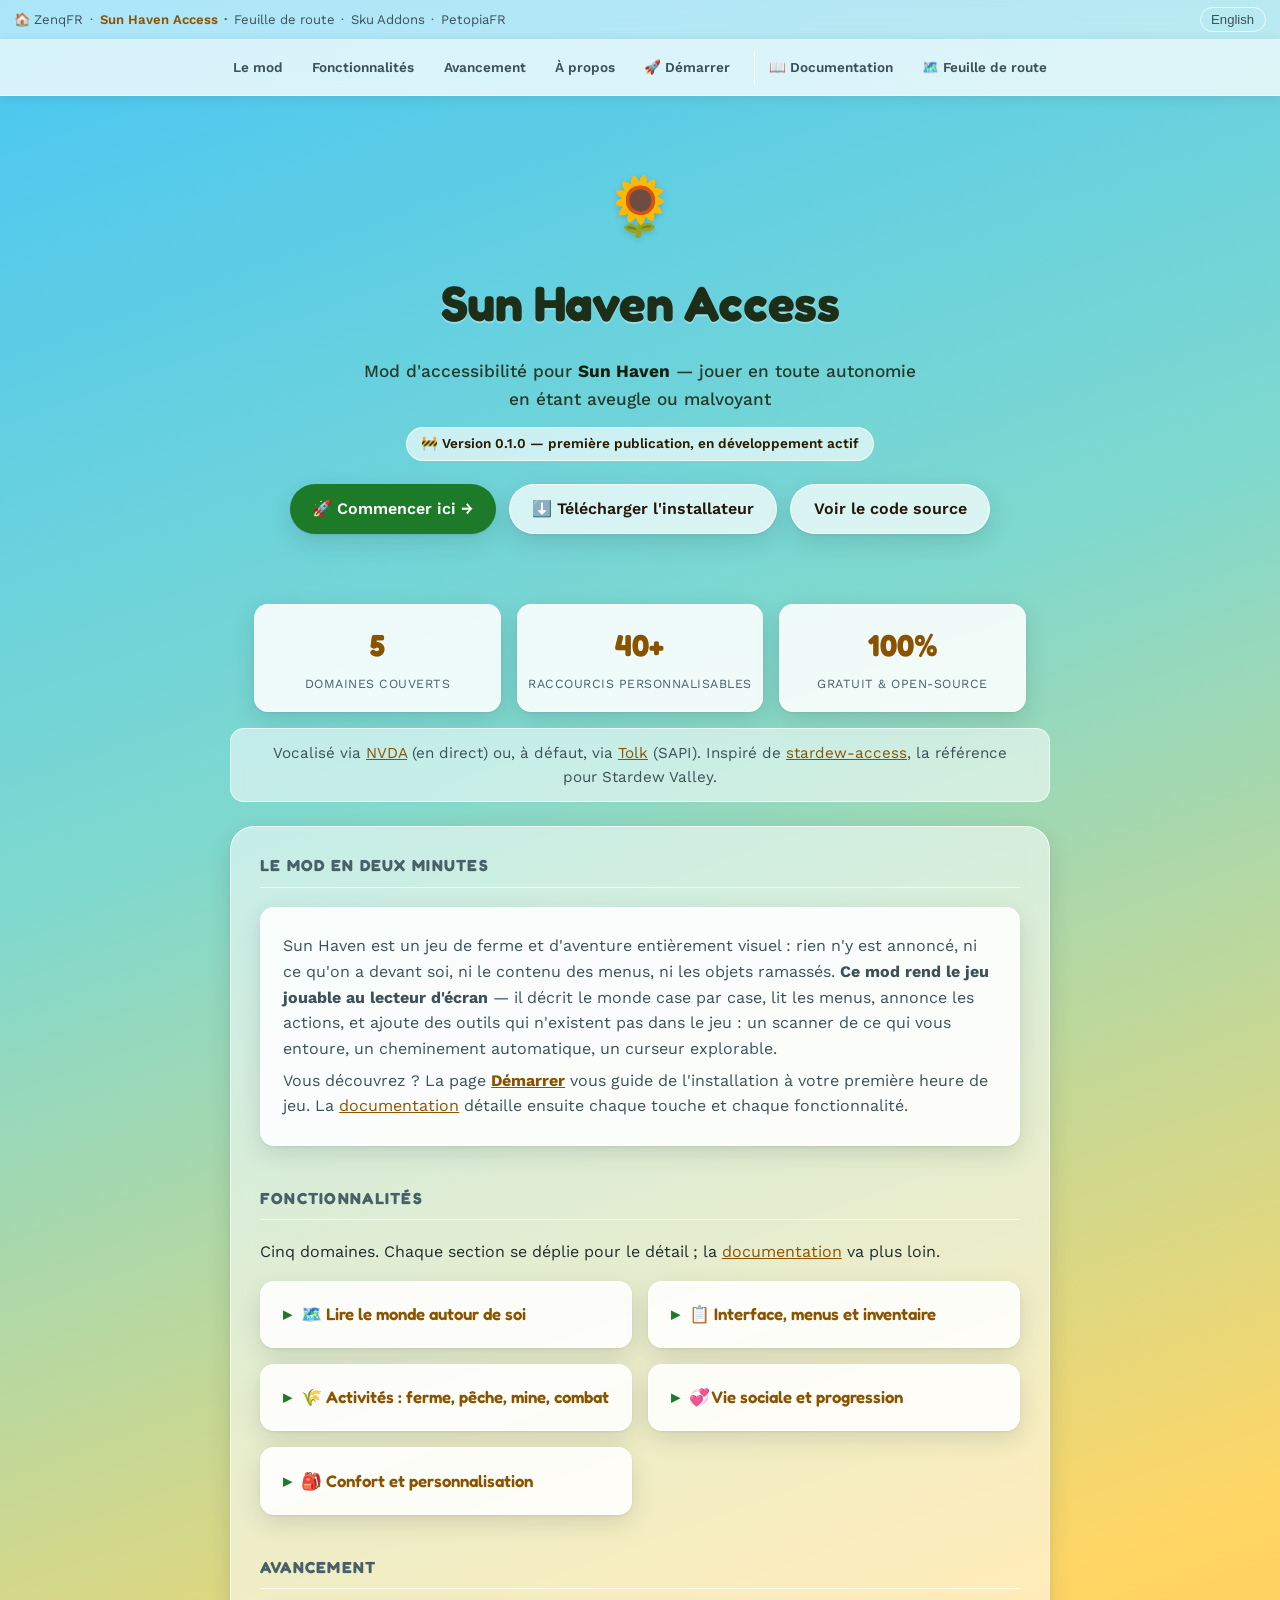
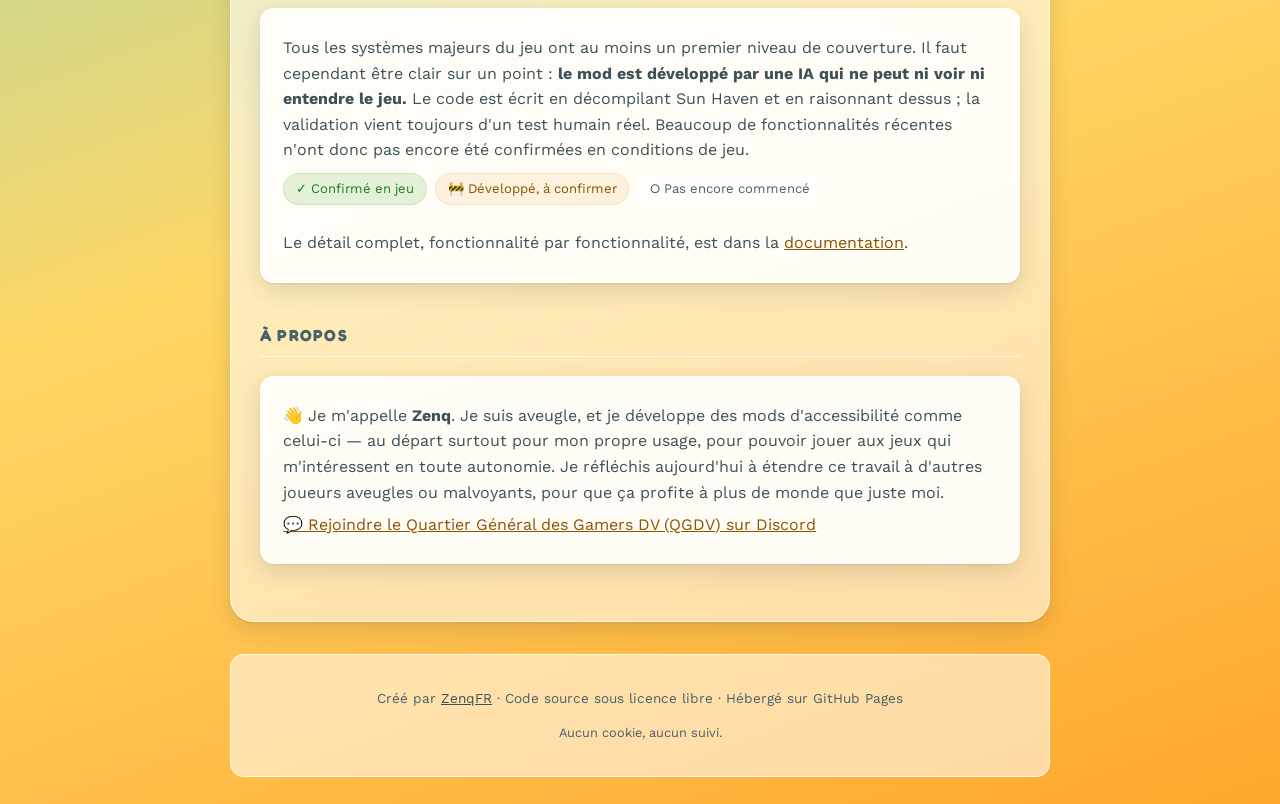
<file: index.html>
<!doctype html>
<html lang="fr">
<head>
<meta charset="utf-8">
<meta name="viewport" content="width=device-width, initial-scale=1">
<title>Sun Haven Access — ZenqFR</title>
<meta name="description" content="Mod d'accessibilité BepInEx pour Sun Haven : jouer en autonomie en étant aveugle ou malvoyant, avec un lecteur d'écran.">
<link rel="canonical" href="https://zenqfr.github.io/SunHavenAccess/">
<meta name="robots" content="index, follow">
<link rel="icon" href="data:image/svg+xml,%3Csvg xmlns='http://www.w3.org/2000/svg' viewBox='0 0 100 100'%3E%3Ctext y='.85em' font-size='90'%3E%F0%9F%8C%BB%3C/text%3E%3C/svg%3E">
<meta property="og:type" content="website">
<meta property="og:title" content="Sun Haven Access — ZenqFR">
<meta property="og:description" content="Mod d'accessibilité BepInEx pour Sun Haven — jouer en autonomie en étant aveugle.">
<meta property="og:url" content="https://zenqfr.github.io/SunHavenAccess/">
<meta property="og:locale" content="fr_FR">
<meta property="og:locale:alternate" content="en_US">
<meta name="twitter:card" content="summary">
<link rel="preconnect" href="https://fonts.googleapis.com">
<link rel="preconnect" href="https://fonts.gstatic.com" crossorigin>
<link href="https://fonts.googleapis.com/css2?family=Fredoka:wght@500;600;700&family=Work+Sans:wght@400;500;600;700&display=swap" rel="stylesheet">
<link rel="stylesheet" href="style.css?v=18">
</head>
<body>
<a class="skip-link" href="#main">
  <span data-lang="fr">Aller au contenu</span><span data-lang="en" hidden>Skip to content</span>
</a>

<nav class="portfolio-bar" aria-label="Mes autres projets">
  <ul>
    <li><a href="https://zenqfr.github.io/">🏠 ZenqFR</a></li>
    <li aria-current="page">Sun Haven Access</li>
    <li><a href="roadmap.html"><span data-lang="fr">Feuille de route</span><span data-lang="en" hidden>Roadmap</span></a></li>
    <li><a href="https://zenqfr.github.io/sku-addons/">Sku Addons</a></li>
    <li><a href="https://zenqfr.github.io/petopiafr/">PetopiaFR</a></li>
  </ul>
  <button type="button" id="lang-toggle" aria-label="Switch language / Changer de langue">English</button>
</nav>

<nav class="quick-nav" aria-label="Navigation rapide">
  <a href="#quoi" data-section="quoi"><span data-lang="fr">Le mod</span><span data-lang="en" hidden>The mod</span></a>
  <a href="#fonctionnalites" data-section="fonctionnalites"><span data-lang="fr">Fonctionnalités</span><span data-lang="en" hidden>Features</span></a>
  <a href="#avancement" data-section="avancement"><span data-lang="fr">Avancement</span><span data-lang="en" hidden>Progress</span></a>
  <a href="#about" data-section="about"><span data-lang="fr">À propos</span><span data-lang="en" hidden>About</span></a>
  <a href="demarrer.html"><span data-lang="fr">🚀 Démarrer</span><span data-lang="en" hidden>🚀 Get started</span></a>
  <a href="docs.html"><span data-lang="fr">📖 Documentation</span><span data-lang="en" hidden>📖 Documentation</span></a>
  <a href="roadmap.html"><span data-lang="fr">🗺️ Feuille de route</span><span data-lang="en" hidden>🗺️ Roadmap</span></a>
</nav>

<header>
  <span class="emoji" aria-hidden="true">🌻</span>
  <h1>Sun Haven Access</h1>
  <p class="tagline">
    <span data-lang="fr">Mod d'accessibilité pour <strong>Sun Haven</strong> — jouer en toute autonomie en étant aveugle ou malvoyant</span>
    <span data-lang="en" hidden>Accessibility mod for <strong>Sun Haven</strong> — play independently while blind or visually impaired</span>
  </p>
  <span class="status-pill">
    <span data-lang="fr">🚧 Version 0.1.0 — première publication, en développement actif</span>
    <span data-lang="en" hidden>🚧 Version 0.1.0 — first release, actively in development</span>
  </span>

  <div class="hero-actions">
    <a class="cta" href="demarrer.html">
      <span data-lang="fr">🚀 Commencer ici →</span><span data-lang="en" hidden>🚀 Start here →</span>
    </a>
    <a class="cta secondary" href="https://github.com/ZenqFR/SunHavenAccess/releases/latest">
      <span data-lang="fr">⬇️ Télécharger l'installateur</span><span data-lang="en" hidden>⬇️ Download the installer</span>
    </a>
    <a class="cta secondary" href="https://github.com/ZenqFR/SunHavenAccess" target="_blank" rel="noopener">
      <span data-lang="fr">Voir le code source</span><span data-lang="en" hidden>View the source code</span>
    </a>
  </div>
</header>

<div class="stat-strip">
  <div class="stat"><strong>5</strong><span data-lang="fr">Domaines couverts</span><span data-lang="en" hidden>Areas covered</span></div>
  <div class="stat"><strong>40+</strong><span data-lang="fr">Raccourcis personnalisables</span><span data-lang="en" hidden>Customizable shortcuts</span></div>
  <div class="stat"><strong>100%</strong><span data-lang="fr">Gratuit &amp; open-source</span><span data-lang="en" hidden>Free &amp; open-source</span></div>
</div>

<p class="intro">
  <span data-lang="fr">Vocalisé via <a href="https://www.nvaccess.org/" target="_blank" rel="noopener">NVDA</a> (en direct) ou, à défaut, via <a href="https://github.com/dkager/tolk" target="_blank" rel="noopener">Tolk</a> (SAPI). Inspiré de <a href="https://github.com/stardew-access/stardew-access" target="_blank" rel="noopener">stardew-access</a>, la référence pour Stardew Valley.</span>
  <span data-lang="en" hidden>Voiced through <a href="https://www.nvaccess.org/" target="_blank" rel="noopener">NVDA</a> (directly) or, as a fallback, <a href="https://github.com/dkager/tolk" target="_blank" rel="noopener">Tolk</a> (SAPI). Inspired by <a href="https://github.com/stardew-access/stardew-access" target="_blank" rel="noopener">stardew-access</a>, the reference mod for Stardew Valley.</span>
</p>

<main id="main">

  <h2 class="section-title" id="quoi">
    <span data-lang="fr">Le mod en deux minutes</span><span data-lang="en" hidden>The mod in two minutes</span>
  </h2>

  <div class="card reveal">
    <p>
      <span data-lang="fr">Sun Haven est un jeu de ferme et d'aventure entièrement visuel : rien n'y est annoncé, ni ce qu'on a devant soi, ni le contenu des menus, ni les objets ramassés. <strong>Ce mod rend le jeu jouable au lecteur d'écran</strong> — il décrit le monde case par case, lit les menus, annonce les actions, et ajoute des outils qui n'existent pas dans le jeu : un scanner de ce qui vous entoure, un cheminement automatique, un curseur explorable.</span>
      <span data-lang="en" hidden>Sun Haven is an entirely visual farming and adventure game: nothing is announced — not what's in front of you, not menu contents, not items picked up. <strong>This mod makes the game playable with a screen reader</strong> — it describes the world tile by tile, reads menus, announces actions, and adds tools the game doesn't have: a scanner for your surroundings, automatic pathing, an explorable cursor.</span>
    </p>
    <p>
      <span data-lang="fr">Vous découvrez ? La page <a href="demarrer.html"><strong>Démarrer</strong></a> vous guide de l'installation à votre première heure de jeu. La <a href="docs.html">documentation</a> détaille ensuite chaque touche et chaque fonctionnalité.</span>
      <span data-lang="en" hidden>New here? The <a href="demarrer.html"><strong>Get started</strong></a> page walks you from installation to your first hour of play. The <a href="docs.html">documentation</a> then covers every key and every feature in detail.</span>
    </p>
  </div>

  <h2 class="section-title" id="fonctionnalites">
    <span data-lang="fr">Fonctionnalités</span><span data-lang="en" hidden>Features</span>
  </h2>
  <p>
    <span data-lang="fr">Cinq domaines. Chaque section se déplie pour le détail ; la <a href="docs.html">documentation</a> va plus loin.</span>
    <span data-lang="en" hidden>Five areas. Each section expands for detail; the <a href="docs.html">documentation</a> goes further.</span>
  </p>

  <ul class="feature-grid">

  <li>
  <details class="card reveal">
    <summary><span data-lang="fr">🗺️ Lire le monde autour de soi</span><span data-lang="en" hidden>🗺️ Reading the world around you</span></summary>
    <ul>
      <li><span data-lang="fr"><strong>La case devant vous</strong> est décrite à chaque pas : culture et son stade de croissance, terre labourée ou arrosée, obstacle, type de terrain, objet interactif.</span><span data-lang="en" hidden><strong>The tile in front of you</strong> is described on every step: crop and growth stage, tilled or watered soil, obstacle, terrain type, interactive object.</span></li>
      <li><span data-lang="fr"><strong>Curseur de case libre</strong> : déplaçable aux flèches n'importe où sur la carte, indépendamment du personnage. Explorer sans bouger, puis s'y rendre ou y agir à distance.</span><span data-lang="en" hidden><strong>Free tile cursor</strong>: moved with the arrow keys anywhere on the map, independently of your character. Explore without moving, then travel there or act at range.</span></li>
      <li><span data-lang="fr"><strong>Scanner par catégories</strong> : tout ce qui est à proximité, trié du plus proche au plus loin — personnages, plantations, ressources, bâtiments et portails, animaux, ennemis, mobilier.</span><span data-lang="en" hidden><strong>Category scanner</strong>: everything nearby, sorted nearest-first — characters, crops, resources, buildings and portals, animals, enemies, furniture.</span></li>
      <li><span data-lang="fr"><strong>Cheminement automatique</strong> vers n'importe quelle cible repérée, en contournant les obstacles réels.</span><span data-lang="en" hidden><strong>Automatic pathing</strong> to any spotted target, routing around real obstacles.</span></li>
      <li><span data-lang="fr"><strong>Souris directionnelle</strong> : beaucoup d'actions de Sun Haven passent par un clic souris — une touche fait pointer le curseur en permanence vers la case visée.</span><span data-lang="en" hidden><strong>Directional mouse</strong>: many Sun Haven actions happen through a mouse click — one key keeps the cursor permanently aimed at the targeted tile.</span></li>
      <li><span data-lang="fr">Position, heure, jour, saison, année et météo annoncées à la demande.</span><span data-lang="en" hidden>Position, time, day, season, year and weather announced on demand.</span></li>
    </ul>
  </details>
  </li>

  <li>
  <details class="card reveal">
    <summary><span data-lang="fr">📋 Interface, menus et inventaire</span><span data-lang="en" hidden>📋 Interface, menus and inventory</span></summary>
    <ul>
      <li><span data-lang="fr"><strong>Navigation directionnelle réelle</strong> : les flèches suivent la disposition visuelle (ligne, colonne), pas une liste à plat. Gauche/droite butent en bout de ligne avec un bip court, haut/bas changent de ligne.</span><span data-lang="en" hidden><strong>Real directional navigation</strong>: arrows follow the visual layout (row, column), not a flat list. Left/right stop at the row's end with a short beep, up/down change rows.</span></li>
      <li><span data-lang="fr"><strong>Zones aux frontières nettes</strong> : onglets, équipement, sac à dos, barre d'action, coffre. Ctrl+flèche saute volontairement de l'une à l'autre, on ne déborde jamais par accident.</span><span data-lang="en" hidden><strong>Zones with hard edges</strong>: tabs, equipment, backpack, action bar, chest. Ctrl+arrow deliberately jumps between them; you never spill over by accident.</span></li>
      <li><span data-lang="fr"><strong>Saisie de texte annoncée</strong> — sans quoi nommer son personnage se faisait dans le silence total. Chaque lettre tapée est annoncée, et les touches du mod se suspendent pendant la frappe.</span><span data-lang="en" hidden><strong>Text input announced</strong> — without it, naming your character happened in complete silence. Every keystroke is announced, and the mod's keys stand down while you type.</span></li>
      <li><span data-lang="fr"><strong>Nom réel des objets</strong> lu depuis l'infobulle du jeu, avec la quantité annoncée avant le nom en une seule phrase. Emplacements vides et emplacements d'armure décrits explicitement.</span><span data-lang="en" hidden><strong>Real item names</strong> read from the game's tooltip, with quantity announced before the name in a single sentence. Empty and armor slots described explicitly.</span></li>
      <li><span data-lang="fr"><strong>Dialogues lus dès le début de la ligne</strong>, sans attendre la fin de l'animation machine à écrire. Notifications du jeu lues automatiquement.</span><span data-lang="en" hidden><strong>Dialogue read from the start of the line</strong>, without waiting for the typewriter animation. In-game notifications read automatically.</span></li>
    </ul>
  </details>
  </li>

  <li>
  <details class="card reveal">
    <summary><span data-lang="fr">🌾 Activités : ferme, pêche, mine, combat</span><span data-lang="en" hidden>🌾 Activities: farming, fishing, mining, combat</span></summary>
    <ul>
      <li><span data-lang="fr"><strong>Agriculture</strong> : confirmation vocale à chaque action (labourer, arroser, planter, récolter, arrosoir vide ou rempli), et description enrichie des cultures et des parcelles.</span><span data-lang="en" hidden><strong>Farming</strong>: voice confirmation for every action (tilling, watering, planting, harvesting, empty or full watering can), plus enriched crop and plot descriptions.</span></li>
      <li><span data-lang="fr"><strong>Mana</strong> : la jauge que consomment les outils. Alerte à la moitié, au quart, presque à sec, puis à l'épuisement — sans quoi ils s'arrêtent d'un coup sans explication.</span><span data-lang="en" hidden><strong>Mana</strong>: the gauge tools consume. Warnings at half, a quarter, nearly empty, then exhaustion — without them they just stop dead with no explanation.</span></li>
      <li><span data-lang="fr"><strong>Montures</strong> : « en selle » et « à pied » annoncés à chaque changement — le sifflet faisant les deux, on se retrouvait sinon dans l'état inverse sans le savoir.</span><span data-lang="en" hidden><strong>Mounts</strong>: "mounted" and "on foot" announced at every change — since the whistle does both, you could otherwise end up in the opposite state without knowing.</span></li>
      <li><span data-lang="fr"><strong>Pêche</strong> : annonce quand le poisson mord et du résultat de chaque tentative, plus un <strong>bip continu de visée</strong> dont la hauteur suit la distance à la zone gagnante — pour viser au son.</span><span data-lang="en" hidden><strong>Fishing</strong>: announces when a fish bites and the outcome of each attempt, plus a <strong>continuous aiming beep</strong> whose pitch tracks distance to the winning zone — so you can aim by ear.</span></li>
      <li><span data-lang="fr"><strong>Minage et coupe de bois</strong> : signale quand l'outil en main est trop faible pour un rocher ou un arbre — sinon le jeu ne donne aucun indice quand un coup ne fait rien.</span><span data-lang="en" hidden><strong>Mining and woodcutting</strong>: warns when the tool in hand is too weak for a rock or tree — otherwise the game gives no clue at all when a hit does nothing.</span></li>
      <li><span data-lang="fr"><strong>Combat</strong> : santé restante à chaque coup reçu avec alerte progressive, entrée et sortie de combat, ennemi vaincu, mort du personnage.</span><span data-lang="en" hidden><strong>Combat</strong>: remaining health on every hit taken with escalating alerts, entering and leaving combat, enemy defeated, character death.</span></li>
      <li><span data-lang="fr"><strong>Sorts</strong> : les quatre emplacements équipés annoncés à la demande — les icônes de la barre de sorts étaient jusqu'ici muettes.</span><span data-lang="en" hidden><strong>Spells</strong>: the four equipped slots announced on demand — the spell bar's icons were silent until now.</span></li>
      <li><span data-lang="fr"><strong>Donjons</strong> : numéro d'étage à l'entrée d'une salle, et confirmation quand elle est nettoyée.</span><span data-lang="en" hidden><strong>Dungeons</strong>: floor number when entering a room, and confirmation once it's cleared.</span></li>
      <li><span data-lang="fr"><strong>Décoration et construction</strong> : nom de l'objet à poser, son emprise au sol, et annonce dès que l'emplacement visé devient valide ou invalide — la seule chose qu'un aperçu coloré disait jusqu'ici.</span><span data-lang="en" hidden><strong>Decorating and building</strong>: the name of the object being placed, its footprint, and an announcement as soon as the targeted spot turns valid or invalid — the one thing a coloured preview used to convey.</span></li>
      <li><span data-lang="fr"><strong>Animaux de la ferme</strong> : bilan de tout le troupeau en une touche — à nourrir, à caresser, produits laissés au sol — et état individuel de chaque bête repérée au scanner.</span><span data-lang="en" hidden><strong>Farm animals</strong>: the whole herd's status from one key — needing feeding, needing petting, products left on the ground — plus the individual state of each animal found by the scanner.</span></li>
      <li><span data-lang="fr"><strong>Paquets à compléter</strong> (musée, autel, aquarium) : une touche dit ce qu'il manque encore, objet par objet, avec les quantités déjà déposées — et chaque emplacement annonce l'objet qu'il attend, même vide.</span><span data-lang="en" hidden><strong>Bundles to complete</strong> (museum, altar, aquarium): one key says what's still missing, item by item, with the amounts already given — and each slot announces the item it wants, even when empty.</span></li>
      <li><span data-lang="fr"><strong>Panneaux d'affichage</strong> : les tâches du jour annoncées près du panneau, sans l'ouvrir — leur énoncé, leur récompense, et si vous les avez déjà acceptées.</span><span data-lang="en" hidden><strong>Bulletin boards</strong>: the day's tasks announced near the board without opening it — their brief, their reward, and whether you've already accepted them.</span></li>
    </ul>
  </details>
  </li>

  <li>
  <details class="card reveal">
    <summary><span data-lang="fr">💞 Vie sociale et progression</span><span data-lang="en" hidden>💞 Social life and progression</span></summary>
    <ul>
      <li><span data-lang="fr"><strong>Quêtes</strong> : annonce automatique à l'acceptation et au rendu, et liste complète à la demande (nom, description, progression, où rendre).</span><span data-lang="en" hidden><strong>Quests</strong>: automatic announcement on accepting and turning in, plus the full list on demand (name, description, progress, where to hand it in).</span></li>
      <li><span data-lang="fr"><strong>Relations</strong> : cœurs pour chaque personnage romançable, avec le statut (en couple, marié).</span><span data-lang="en" hidden><strong>Relationships</strong>: hearts for each romanceable character, with status (dating, married).</span></li>
      <li><span data-lang="fr"><strong>Compétences</strong> : niveau et progression des cinq compétences, et points disponibles à dépenser dans chaque arbre.</span><span data-lang="en" hidden><strong>Skills</strong>: level and progress for all five skills, plus points available to spend in each tree.</span></li>
      <li><span data-lang="fr"><strong>Courrier</strong> : contenu complet d'une lettre lu automatiquement à l'ouverture de la boîte aux lettres.</span><span data-lang="en" hidden><strong>Mail</strong>: a letter's full contents read automatically when the mailbox opens.</span></li>
      <li><span data-lang="fr"><strong>Carte du monde</strong> et <strong>festivals de la saison</strong> : lieux parcourables un par un avec leur description, et calendrier des évènements.</span><span data-lang="en" hidden><strong>World map</strong> and <strong>seasonal festivals</strong>: locations browsable one by one with their descriptions, plus the events calendar.</span></li>
      <li><span data-lang="fr"><strong>Création de personnage</strong> : race, description et capacité annoncées, apparence parcourable catégorie par catégorie.</span><span data-lang="en" hidden><strong>Character creation</strong>: race, description and ability announced, appearance browsable category by category.</span></li>
    </ul>
  </details>
  </li>

  <li>
  <details class="card reveal">
    <summary><span data-lang="fr">🎒 Confort et personnalisation</span><span data-lang="en" hidden>🎒 Comfort and customization</span></summary>
    <ul>
      <li><span data-lang="fr"><strong>Mode bref</strong> : en parcourant l'inventaire, seuls la quantité et le nom sont annoncés — le jeu fusionne nom et description dans un seul texte, ce qui rendait chaque case interminable. La description complète reste disponible à la demande.</span><span data-lang="en" hidden><strong>Brief mode</strong>: while browsing the inventory, only quantity and name are announced — the game merges name and description into one text, which made every slot endless. The full description stays available on demand.</span></li>
      <li><span data-lang="fr"><strong>Tri, résumé du contenu, rangement dans les coffres proches</strong> : savoir ce qu'on possède et ranger sans parcourir 40 cases une à une.</span><span data-lang="en" hidden><strong>Sorting, contents summary, storing into nearby chests</strong>: know what you own and tidy up without walking through 40 slots one by one.</span></li>
      <li><span data-lang="fr"><strong>Toutes les touches sont réassignables</strong>, depuis le jeu via un menu vocal dédié ou dans le fichier de configuration.</span><span data-lang="en" hidden><strong>Every key can be reassigned</strong>, from inside the game through a dedicated voice menu, or in the configuration file.</span></li>
      <li><span data-lang="fr">Toutes vérifiées sans conflit avec les touches par défaut du jeu — une seule exception, documentée.</span><span data-lang="en" hidden>All verified conflict-free with the game's own default keys — with a single documented exception.</span></li>
    </ul>
  </details>
  </li>

  </ul>

  <h2 class="section-title" id="avancement">
    <span data-lang="fr">Avancement</span><span data-lang="en" hidden>Progress</span>
  </h2>

  <div class="card reveal">
    <p>
      <span data-lang="fr">Tous les systèmes majeurs du jeu ont au moins un premier niveau de couverture. Il faut cependant être clair sur un point : <strong>le mod est développé par une IA qui ne peut ni voir ni entendre le jeu.</strong> Le code est écrit en décompilant Sun Haven et en raisonnant dessus ; la validation vient toujours d'un test humain réel. Beaucoup de fonctionnalités récentes n'ont donc pas encore été confirmées en conditions de jeu.</span>
      <span data-lang="en" hidden>Every major game system has at least a first level of coverage. One thing needs stating plainly though: <strong>this mod is developed by an AI that can neither see nor hear the game.</strong> The code is written by decompiling Sun Haven and reasoning about it; validation always comes from real human testing. Many recent features therefore remain unconfirmed under real play conditions.</span>
    </p>
    <div class="status-row">
      <span class="pill ok"><span data-lang="fr">✓ Confirmé en jeu</span><span data-lang="en" hidden>✓ Confirmed in-game</span></span>
      <span class="pill wip"><span data-lang="fr">🚧 Développé, à confirmer</span><span data-lang="en" hidden>🚧 Built, to be confirmed</span></span>
      <span class="pill todo"><span data-lang="fr">○ Pas encore commencé</span><span data-lang="en" hidden>○ Not started yet</span></span>
    </div>
    <p>
      <span data-lang="fr">Le détail complet, fonctionnalité par fonctionnalité, est dans la <a href="docs.html#avancement">documentation</a>.</span>
      <span data-lang="en" hidden>The full breakdown, feature by feature, is in the <a href="docs.html#avancement">documentation</a>.</span>
    </p>
  </div>

  <h2 class="section-title" id="about">
    <span data-lang="fr">À propos</span><span data-lang="en" hidden>About</span>
  </h2>
  <div class="card about-card reveal">
    <p>
      <span data-lang="fr">👋 Je m'appelle <strong>Zenq</strong>. Je suis aveugle, et je développe des mods d'accessibilité comme celui-ci — au départ surtout pour mon propre usage, pour pouvoir jouer aux jeux qui m'intéressent en toute autonomie. Je réfléchis aujourd'hui à étendre ce travail à d'autres joueurs aveugles ou malvoyants, pour que ça profite à plus de monde que juste moi.</span>
      <span data-lang="en" hidden>👋 My name is <strong>Zenq</strong>. I'm blind, and I build accessibility mods like this one — originally mostly for my own use, so I could play the games I'm interested in independently. I'm now thinking about extending this work to other blind and visually impaired players, so it can help more people than just me.</span>
    </p>
    <p>
      <a href="https://discord.gg/DD7bP3r7Qd" target="_blank" rel="noopener">
        <span data-lang="fr">💬 Rejoindre le Quartier Général des Gamers DV (QGDV) sur Discord</span><span data-lang="en" hidden>💬 Join Quartier Général des Gamers DV (QGDV) on Discord</span>
      </a>
    </p>
  </div>

</main>

<footer>
  <p>
    <span data-lang="fr">Créé par <a href="https://github.com/ZenqFR" target="_blank" rel="noopener">ZenqFR</a> · Code source sous licence libre · Hébergé sur GitHub Pages</span>
    <span data-lang="en" hidden>Made by <a href="https://github.com/ZenqFR" target="_blank" rel="noopener">ZenqFR</a> · Open-source · Hosted on GitHub Pages</span>
  </p>
  <p class="privacy">
    <span data-lang="fr">Aucun cookie, aucun suivi.</span>
    <span data-lang="en" hidden>No cookies, no tracking.</span>
  </p>
</footer>

<button type="button" class="to-top" id="to-top" aria-label="Retour en haut de la page">↑</button>

<script src="site.js?v=6"></script>

</body>
</html>
</file>
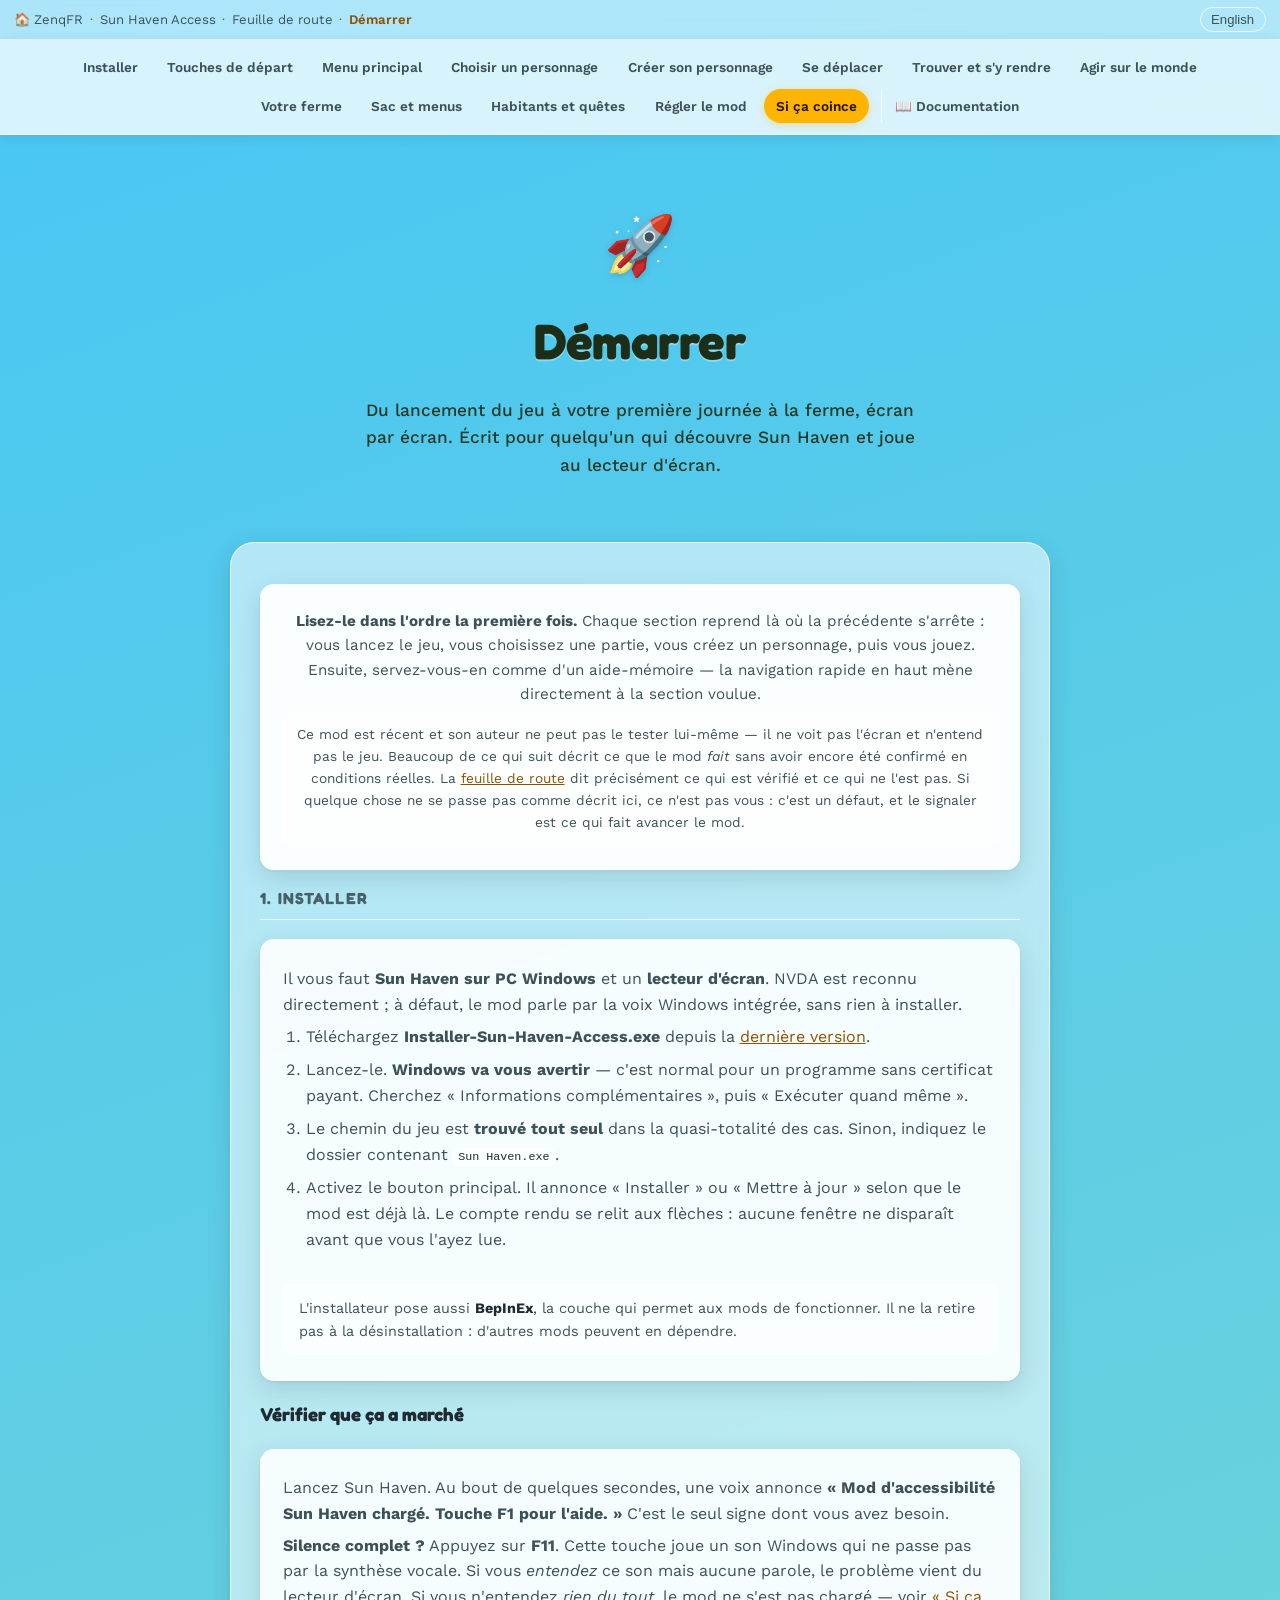
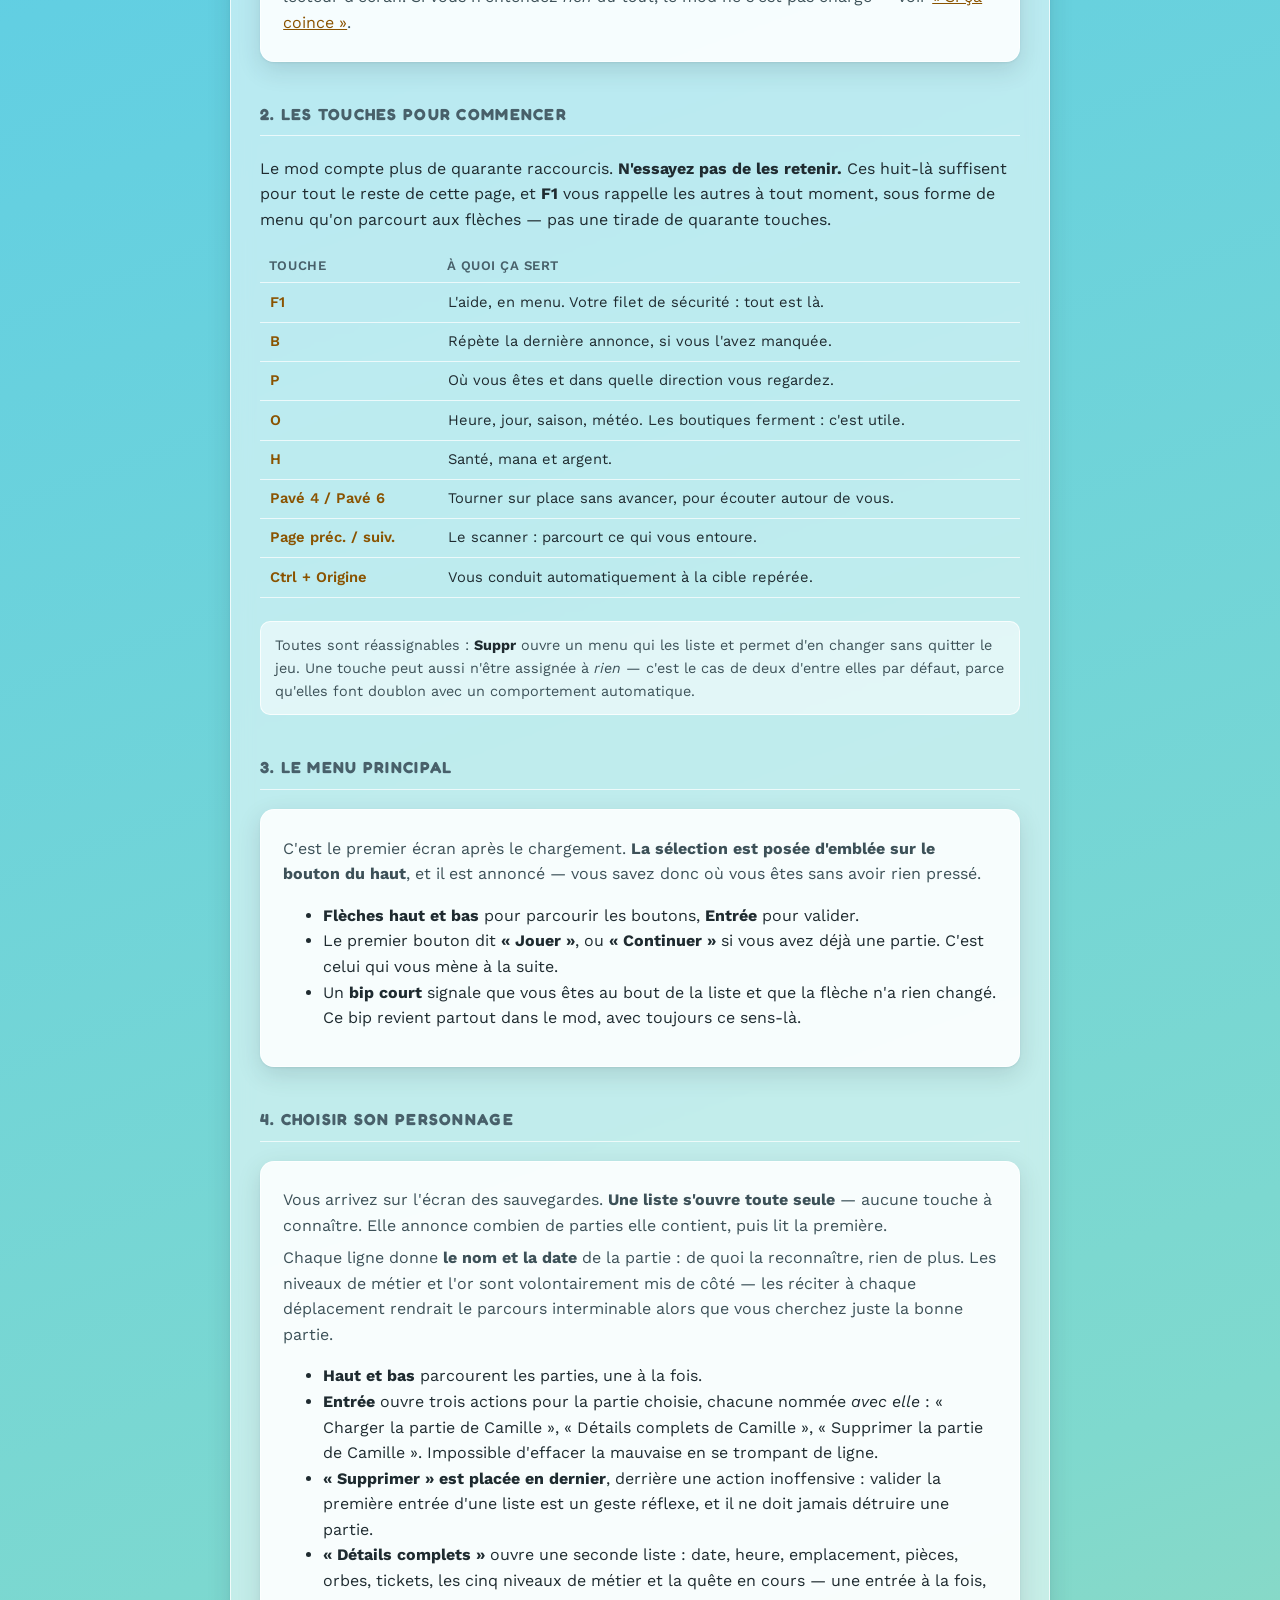
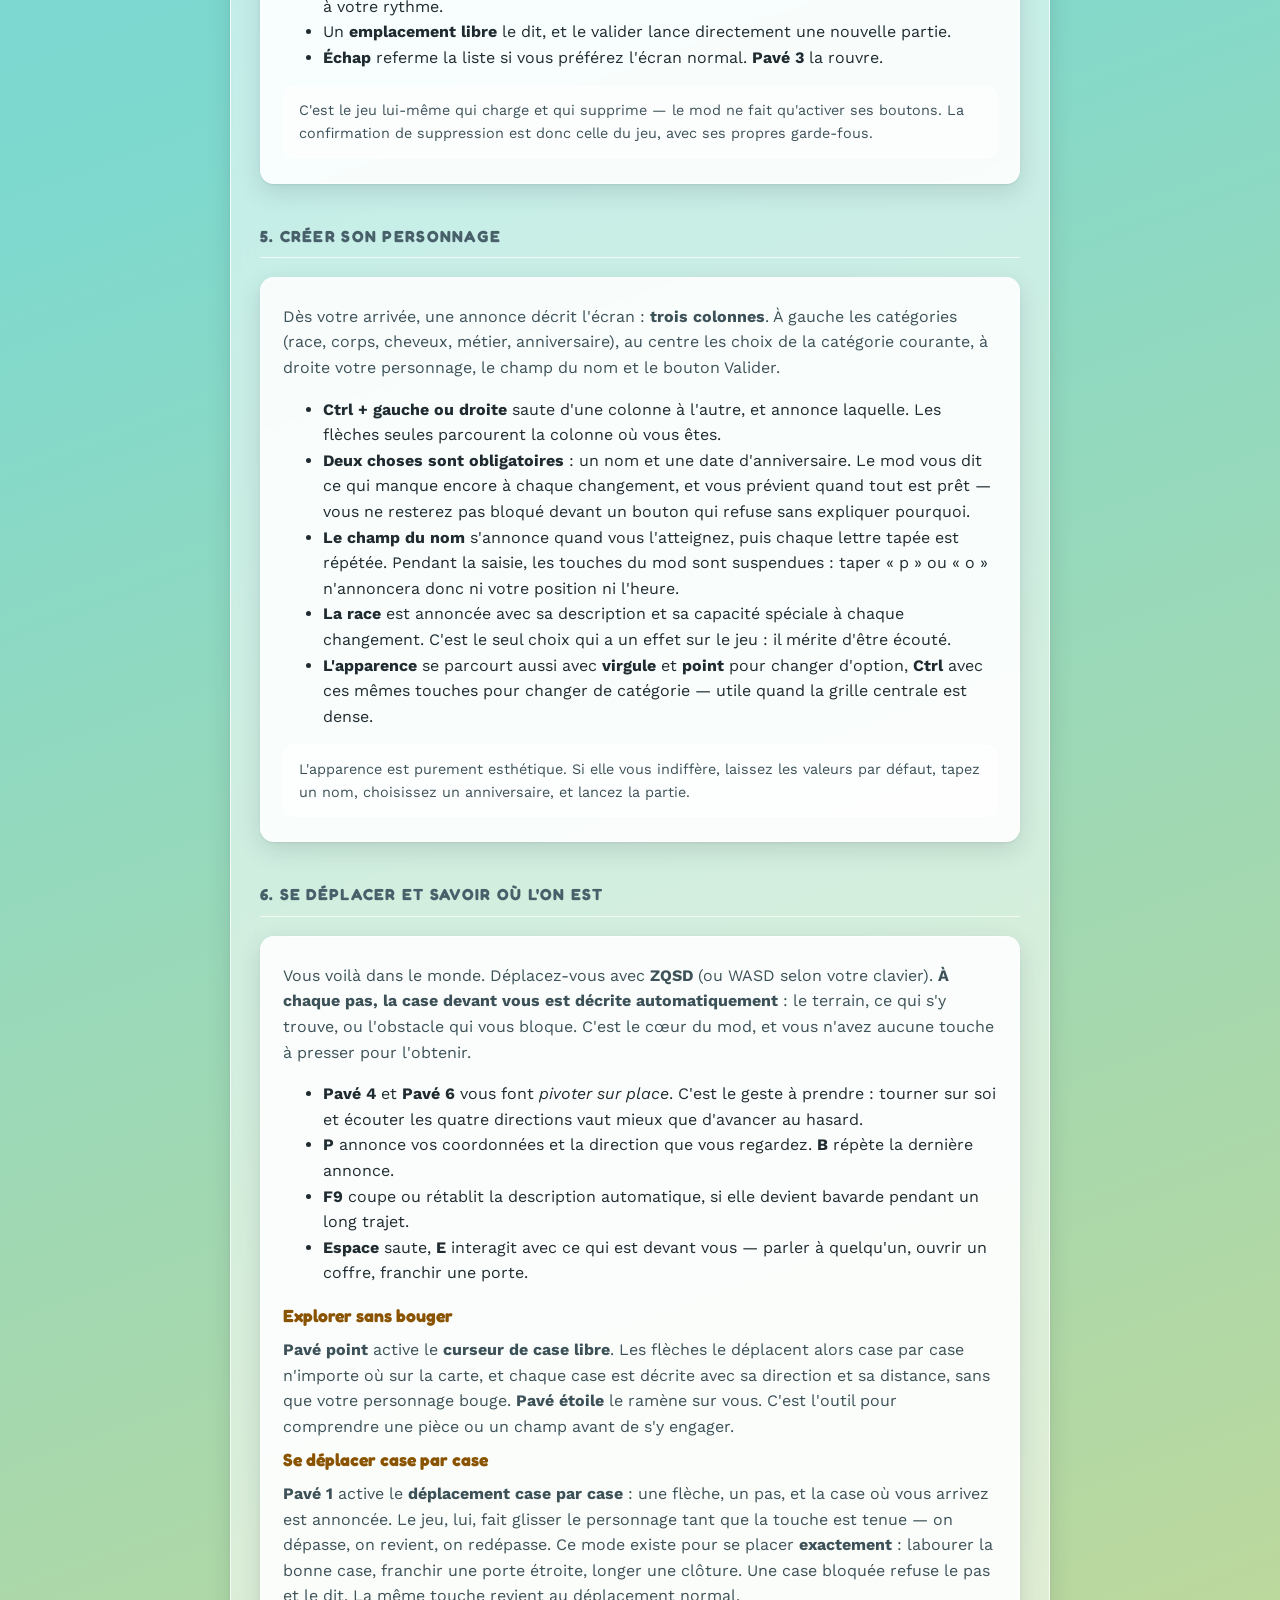
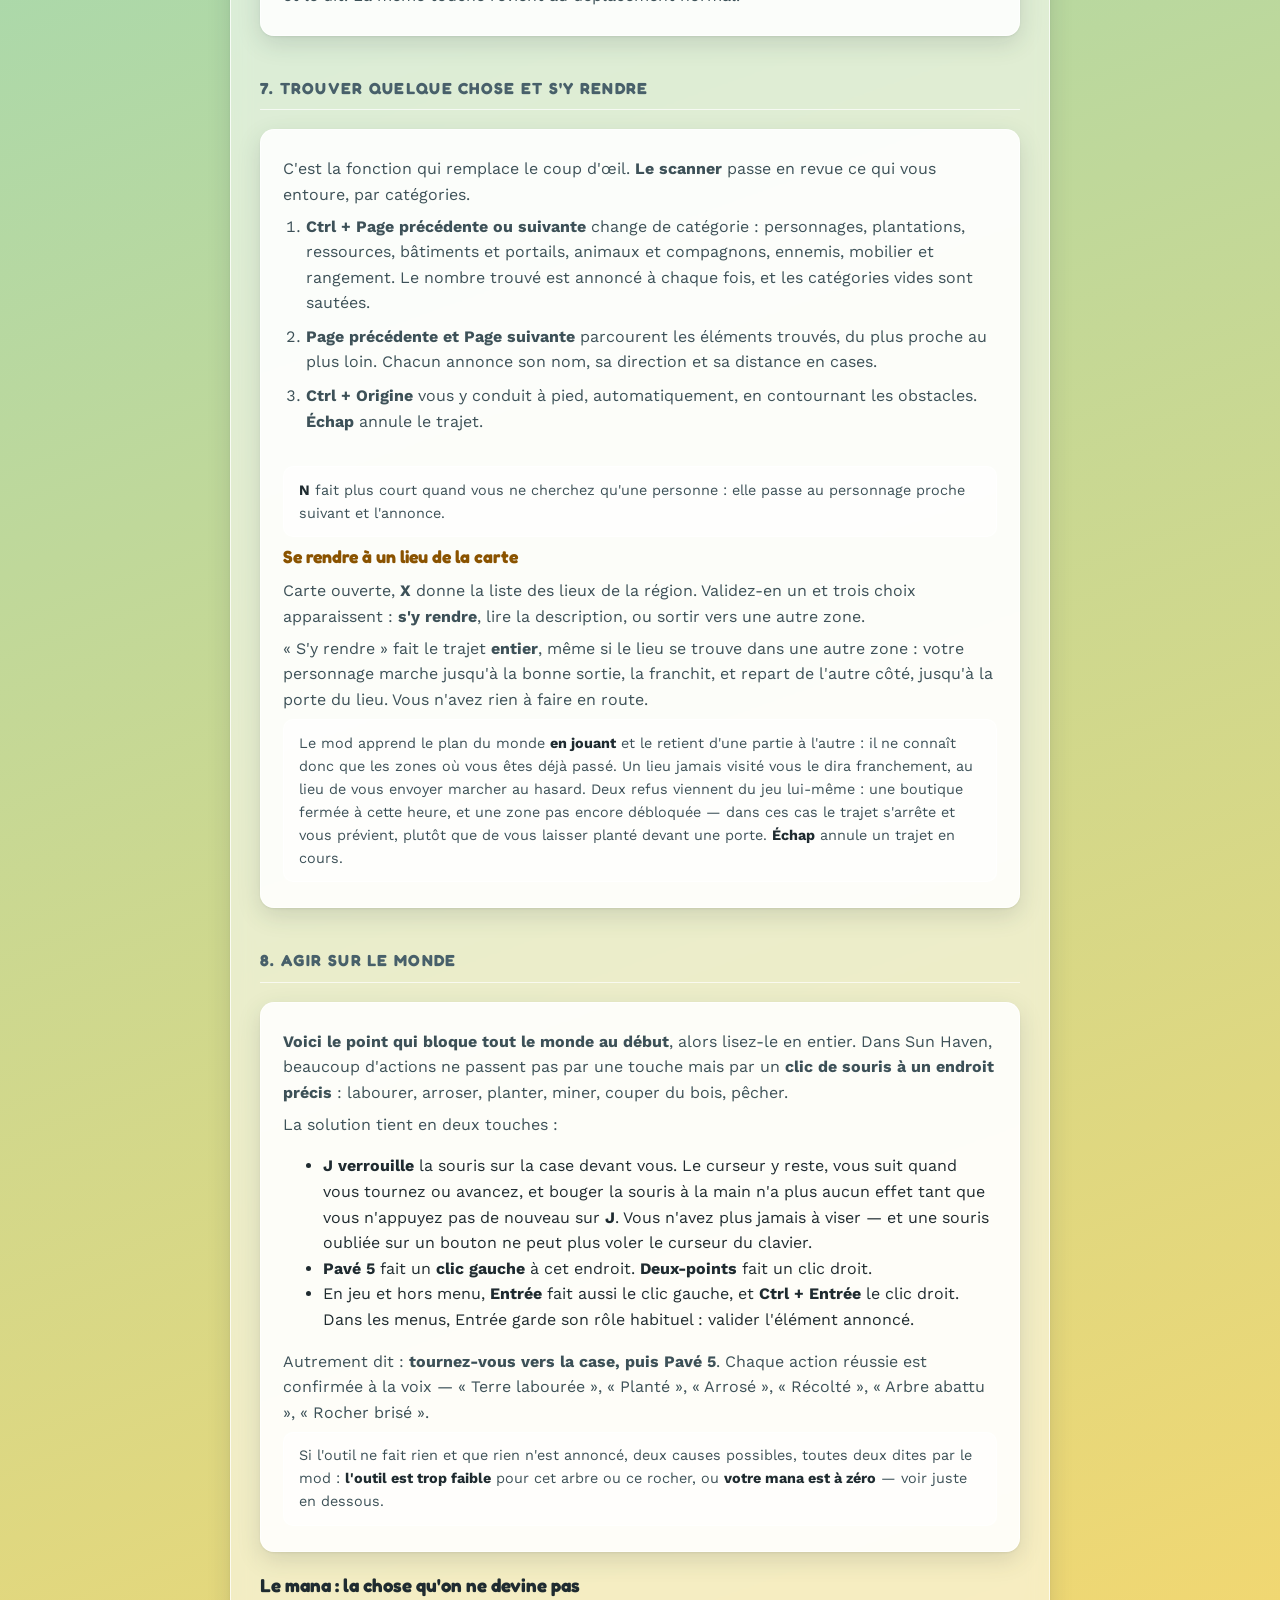
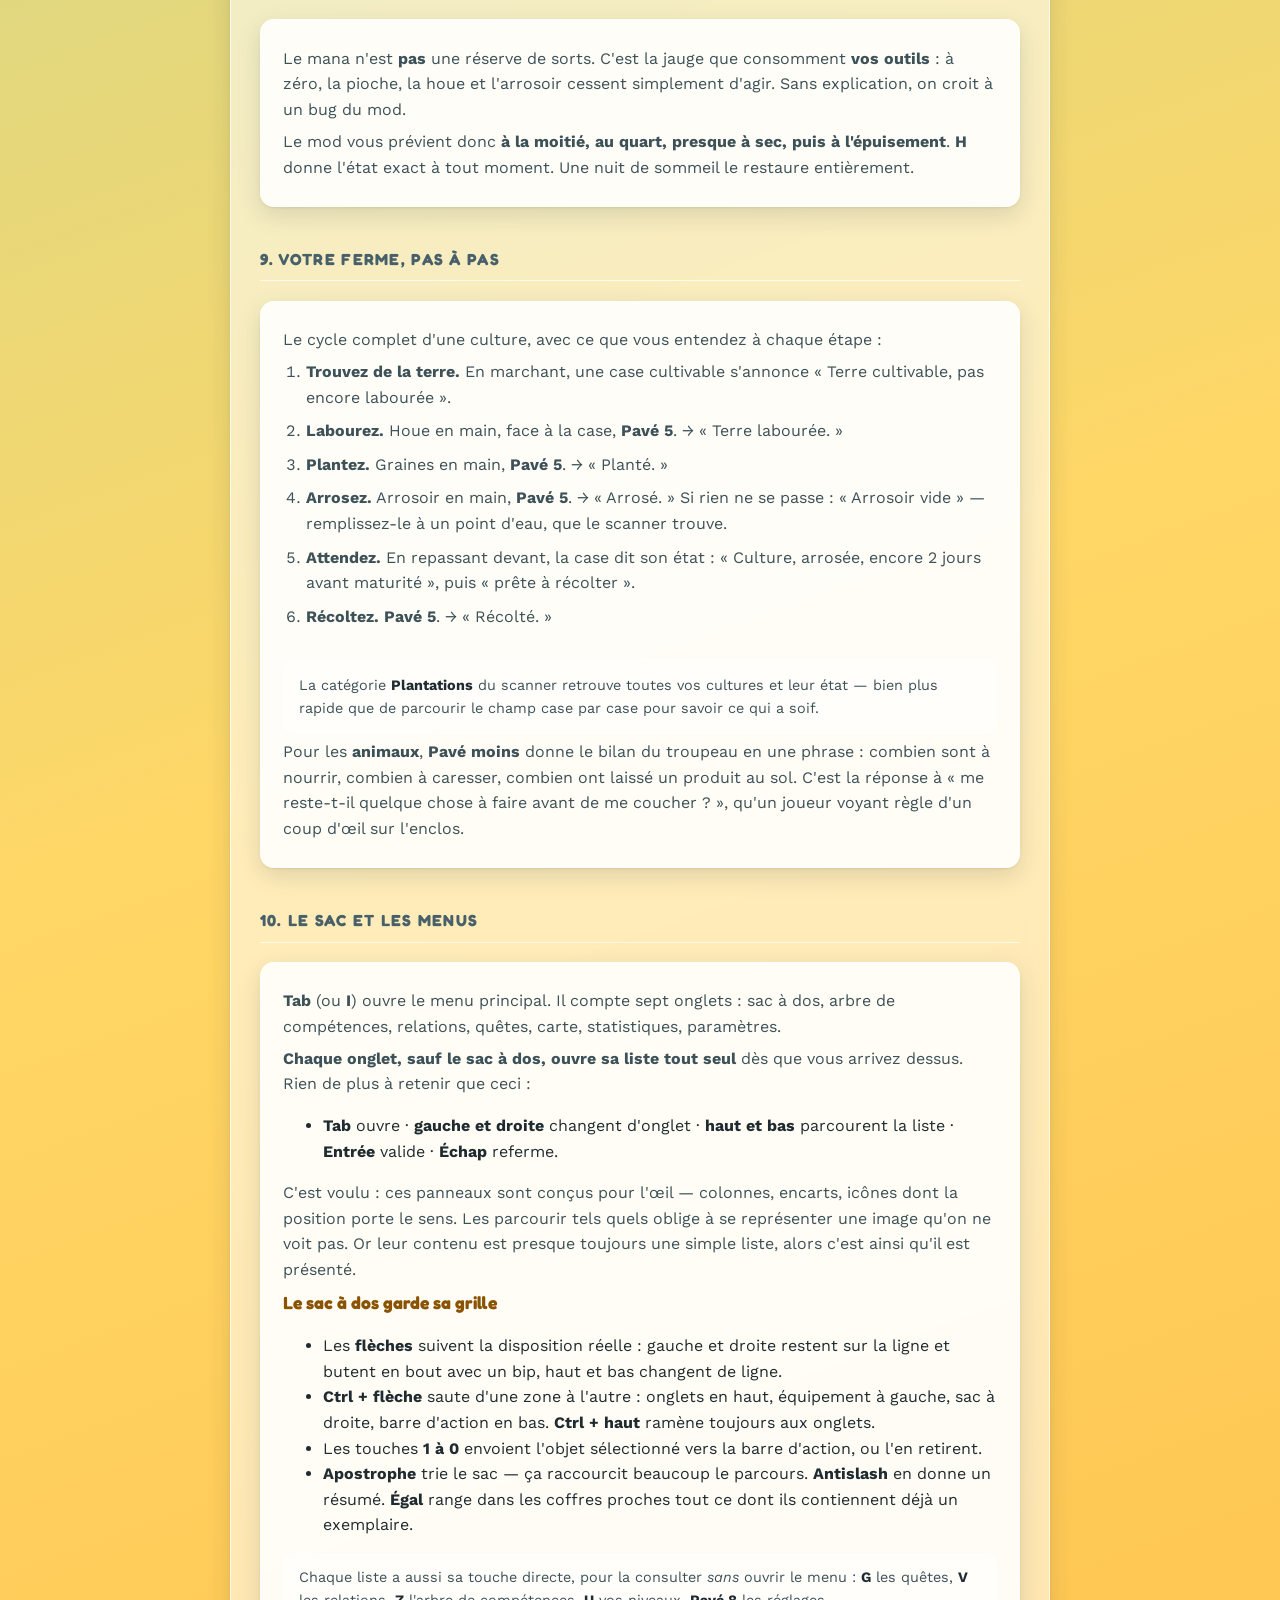
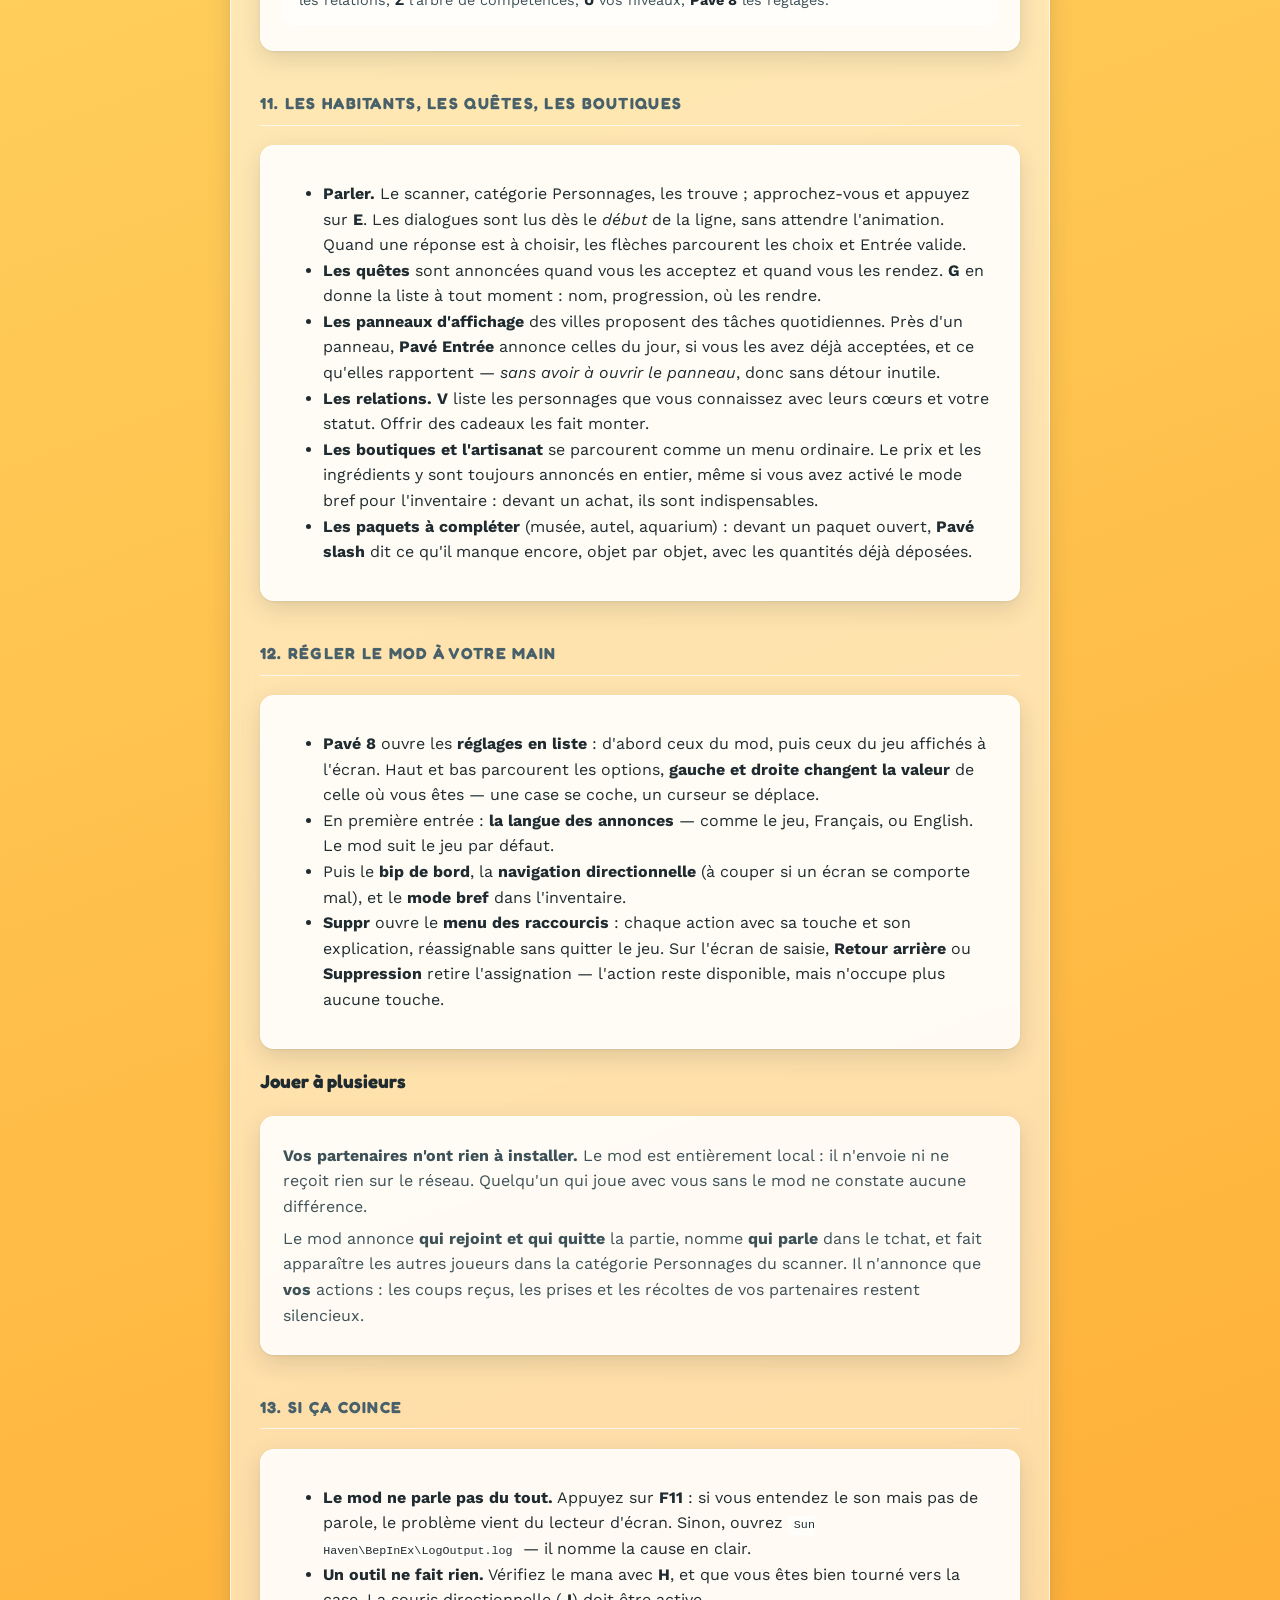
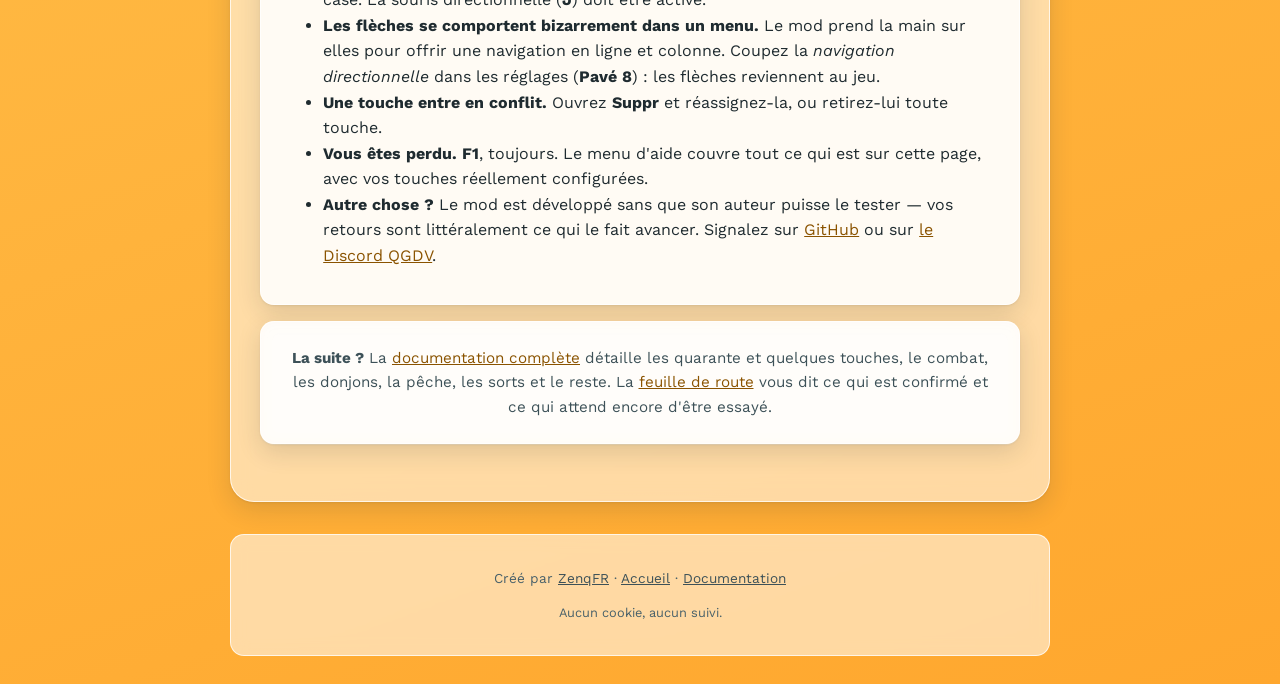
<file: demarrer.html>
<!doctype html>
<html lang="fr">
<head>
<meta charset="utf-8">
<meta name="viewport" content="width=device-width, initial-scale=1">
<title>Démarrer — Sun Haven Access</title>
<meta name="description" content="Guide complet de Sun Haven Access pour un joueur aveugle : installation, menu principal, choix et création du personnage, puis tout ce qu'il faut savoir pour jouer.">
<link rel="canonical" href="https://zenqfr.github.io/SunHavenAccess/demarrer.html">
<meta name="robots" content="index, follow">
<link rel="icon" href="data:image/svg+xml,%3Csvg xmlns='http://www.w3.org/2000/svg' viewBox='0 0 100 100'%3E%3Ctext y='.85em' font-size='90'%3E%F0%9F%8C%BB%3C/text%3E%3C/svg%3E">
<meta property="og:type" content="website">
<meta property="og:title" content="Démarrer — Sun Haven Access">
<meta property="og:description" content="Du lancement du jeu à votre première journée à la ferme, écran par écran, pour un joueur aveugle qui découvre.">
<meta property="og:url" content="https://zenqfr.github.io/SunHavenAccess/demarrer.html">
<meta property="og:locale" content="fr_FR">
<meta property="og:locale:alternate" content="en_US">
<meta name="twitter:card" content="summary">
<link rel="preconnect" href="https://fonts.googleapis.com">
<link rel="preconnect" href="https://fonts.gstatic.com" crossorigin>
<link href="https://fonts.googleapis.com/css2?family=Fredoka:wght@500;600;700&family=Work+Sans:wght@400;500;600;700&display=swap" rel="stylesheet">
<link rel="stylesheet" href="style.css?v=18">
</head>
<body>
<a class="skip-link" href="#main">
  <span data-lang="fr">Aller au contenu</span><span data-lang="en" hidden>Skip to content</span>
</a>

<nav class="portfolio-bar" aria-label="Mes autres projets">
  <ul>
    <li><a href="https://zenqfr.github.io/">🏠 ZenqFR</a></li>
    <li><a href="index.html">Sun Haven Access</a></li>
    <li><a href="roadmap.html"><span data-lang="fr">Feuille de route</span><span data-lang="en" hidden>Roadmap</span></a></li>
    <li aria-current="page"><span data-lang="fr">Démarrer</span><span data-lang="en" hidden>Get started</span></li>
  </ul>
  <button type="button" id="lang-toggle" aria-label="Switch language / Changer de langue">English</button>
</nav>

<nav class="quick-nav" aria-label="Navigation rapide">
  <a href="#installer" data-section="installer"><span data-lang="fr">Installer</span><span data-lang="en" hidden>Install</span></a>
  <a href="#touches" data-section="touches"><span data-lang="fr">Touches de départ</span><span data-lang="en" hidden>Starter keys</span></a>
  <a href="#menu-principal" data-section="menu-principal"><span data-lang="fr">Menu principal</span><span data-lang="en" hidden>Main menu</span></a>
  <a href="#choisir" data-section="choisir"><span data-lang="fr">Choisir un personnage</span><span data-lang="en" hidden>Choose a character</span></a>
  <a href="#creer" data-section="creer"><span data-lang="fr">Créer son personnage</span><span data-lang="en" hidden>Create a character</span></a>
  <a href="#bouger" data-section="bouger"><span data-lang="fr">Se déplacer</span><span data-lang="en" hidden>Moving</span></a>
  <a href="#trouver" data-section="trouver"><span data-lang="fr">Trouver et s'y rendre</span><span data-lang="en" hidden>Find and travel</span></a>
  <a href="#agir" data-section="agir"><span data-lang="fr">Agir sur le monde</span><span data-lang="en" hidden>Acting on the world</span></a>
  <a href="#ferme" data-section="ferme"><span data-lang="fr">Votre ferme</span><span data-lang="en" hidden>Your farm</span></a>
  <a href="#menus" data-section="menus"><span data-lang="fr">Sac et menus</span><span data-lang="en" hidden>Bag and menus</span></a>
  <a href="#gens" data-section="gens"><span data-lang="fr">Habitants et quêtes</span><span data-lang="en" hidden>Townsfolk and quests</span></a>
  <a href="#reglages" data-section="reglages"><span data-lang="fr">Régler le mod</span><span data-lang="en" hidden>Configure</span></a>
  <a href="#aide" data-section="aide"><span data-lang="fr">Si ça coince</span><span data-lang="en" hidden>If stuck</span></a>
  <a href="docs.html"><span data-lang="fr">📖 Documentation</span><span data-lang="en" hidden>📖 Documentation</span></a>
</nav>

<header>
  <span class="emoji" aria-hidden="true">🚀</span>
  <h1><span data-lang="fr">Démarrer</span><span data-lang="en" hidden>Get started</span></h1>
  <p class="tagline">
    <span data-lang="fr">Du lancement du jeu à votre première journée à la ferme, écran par écran. Écrit pour quelqu'un qui découvre Sun Haven et joue au lecteur d'écran.</span>
    <span data-lang="en" hidden>From launching the game to your first day on the farm, screen by screen. Written for someone discovering Sun Haven and playing with a screen reader.</span>
  </p>
</header>

<main id="main">

  <div class="card intro">
    <p>
      <span data-lang="fr"><strong>Lisez-le dans l'ordre la première fois.</strong> Chaque section reprend là où la précédente s'arrête : vous lancez le jeu, vous choisissez une partie, vous créez un personnage, puis vous jouez. Ensuite, servez-vous-en comme d'un aide-mémoire — la navigation rapide en haut mène directement à la section voulue.</span>
      <span data-lang="en" hidden><strong>Read it in order the first time.</strong> Each section picks up where the last one ends: you launch the game, choose a save, create a character, then play. After that, use it as a reference — the quick navigation at the top jumps straight to any section.</span>
    </p>
    <p class="note">
      <span data-lang="fr">Ce mod est récent et son auteur ne peut pas le tester lui-même — il ne voit pas l'écran et n'entend pas le jeu. Beaucoup de ce qui suit décrit ce que le mod <em>fait</em> sans avoir encore été confirmé en conditions réelles. La <a href="roadmap.html">feuille de route</a> dit précisément ce qui est vérifié et ce qui ne l'est pas. Si quelque chose ne se passe pas comme décrit ici, ce n'est pas vous : c'est un défaut, et le signaler est ce qui fait avancer le mod.</span>
      <span data-lang="en" hidden>This mod is young and its author cannot test it himself — he neither sees the screen nor hears the game. Much of what follows describes what the mod <em>does</em> without having been confirmed in real conditions yet. The <a href="roadmap.html">roadmap</a> says exactly what is verified and what isn't. If something doesn't happen as described here, it isn't you: it's a defect, and reporting it is what moves the mod forward.</span>
    </p>
  </div>

  <h2 class="section-title" id="installer">
    <span data-lang="fr">1. Installer</span><span data-lang="en" hidden>1. Install</span>
  </h2>
  <div class="card">
    <p>
      <span data-lang="fr">Il vous faut <strong>Sun Haven sur PC Windows</strong> et un <strong>lecteur d'écran</strong>. NVDA est reconnu directement ; à défaut, le mod parle par la voix Windows intégrée, sans rien à installer.</span>
      <span data-lang="en" hidden>You need <strong>Sun Haven on Windows PC</strong> and a <strong>screen reader</strong>. NVDA is supported directly; otherwise the mod speaks through the built-in Windows voice, with nothing to install.</span>
    </p>
    <ol class="install-steps">
      <li><span data-lang="fr">Téléchargez <strong>Installer-Sun-Haven-Access.exe</strong> depuis la <a href="https://github.com/ZenqFR/SunHavenAccess/releases/latest" target="_blank" rel="noopener">dernière version</a>.</span><span data-lang="en" hidden>Download <strong>Installer-Sun-Haven-Access.exe</strong> from the <a href="https://github.com/ZenqFR/SunHavenAccess/releases/latest" target="_blank" rel="noopener">latest release</a>.</span></li>
      <li><span data-lang="fr">Lancez-le. <strong>Windows va vous avertir</strong> — c'est normal pour un programme sans certificat payant. Cherchez « Informations complémentaires », puis « Exécuter quand même ».</span><span data-lang="en" hidden>Run it. <strong>Windows will warn you</strong> — normal for a program without a paid certificate. Look for "More info", then "Run anyway".</span></li>
      <li><span data-lang="fr">Le chemin du jeu est <strong>trouvé tout seul</strong> dans la quasi-totalité des cas. Sinon, indiquez le dossier contenant <code>Sun Haven.exe</code>.</span><span data-lang="en" hidden>The game's path is <strong>found automatically</strong> in nearly every case. Otherwise, point it at the folder containing <code>Sun Haven.exe</code>.</span></li>
      <li><span data-lang="fr">Activez le bouton principal. Il annonce « Installer » ou « Mettre à jour » selon que le mod est déjà là. Le compte rendu se relit aux flèches : aucune fenêtre ne disparaît avant que vous l'ayez lue.</span><span data-lang="en" hidden>Activate the main button. It says "Install" or "Update" depending on whether the mod is already there. The report can be re-read with the arrows: no window disappears before you've read it.</span></li>
    </ol>
    <p class="note">
      <span data-lang="fr">L'installateur pose aussi <strong>BepInEx</strong>, la couche qui permet aux mods de fonctionner. Il ne la retire pas à la désinstallation : d'autres mods peuvent en dépendre.</span>
      <span data-lang="en" hidden>The installer also sets up <strong>BepInEx</strong>, the layer that lets mods run. It doesn't remove it on uninstall: other mods may depend on it.</span>
    </p>
  </div>

  <h3 class="sub-title"><span data-lang="fr">Vérifier que ça a marché</span><span data-lang="en" hidden>Checking it worked</span></h3>
  <div class="card">
    <p>
      <span data-lang="fr">Lancez Sun Haven. Au bout de quelques secondes, une voix annonce <strong>« Mod d'accessibilité Sun Haven chargé. Touche F1 pour l'aide. »</strong> C'est le seul signe dont vous avez besoin.</span>
      <span data-lang="en" hidden>Launch Sun Haven. After a few seconds, a voice says <strong>"Sun Haven Access loaded. Press F1 for help."</strong> That's the only sign you need.</span>
    </p>
    <p>
      <span data-lang="fr"><strong>Silence complet ?</strong> Appuyez sur <strong>F11</strong>. Cette touche joue un son Windows qui ne passe pas par la synthèse vocale. Si vous <em>entendez</em> ce son mais aucune parole, le problème vient du lecteur d'écran. Si vous n'entendez <em>rien du tout</em>, le mod ne s'est pas chargé — voir <a href="#aide">« Si ça coince »</a>.</span>
      <span data-lang="en" hidden><strong>Total silence?</strong> Press <strong>F11</strong>. That key plays a Windows sound that doesn't go through speech. If you <em>hear</em> that sound but no speech, the problem is the screen reader. If you hear <em>nothing at all</em>, the mod didn't load — see <a href="#aide">"If stuck"</a>.</span>
    </p>
  </div>

  <h2 class="section-title" id="touches">
    <span data-lang="fr">2. Les touches pour commencer</span><span data-lang="en" hidden>2. The keys to start with</span>
  </h2>
  <p>
    <span data-lang="fr">Le mod compte plus de quarante raccourcis. <strong>N'essayez pas de les retenir.</strong> Ces huit-là suffisent pour tout le reste de cette page, et <strong>F1</strong> vous rappelle les autres à tout moment, sous forme de menu qu'on parcourt aux flèches — pas une tirade de quarante touches.</span>
    <span data-lang="en" hidden>The mod has over forty shortcuts. <strong>Don't try to memorise them.</strong> These eight are enough for the rest of this page, and <strong>F1</strong> reminds you of the others at any time, as a menu you browse with the arrows — not a forty-key monologue.</span>
  </p>
  <table class="keys">
    <caption class="sr-only"><span data-lang="fr">Les huit touches essentielles pour débuter</span><span data-lang="en" hidden>The eight essential keys to get started</span></caption>
    <thead><tr>
      <th scope="col"><span data-lang="fr">Touche</span><span data-lang="en" hidden>Key</span></th>
      <th scope="col"><span data-lang="fr">À quoi ça sert</span><span data-lang="en" hidden>What it does</span></th>
    </tr></thead>
    <tbody>
      <tr><td>F1</td><td><span data-lang="fr">L'aide, en menu. Votre filet de sécurité : tout est là.</span><span data-lang="en" hidden>The help, as a menu. Your safety net: everything is in there.</span></td></tr>
      <tr><td>B</td><td><span data-lang="fr">Répète la dernière annonce, si vous l'avez manquée.</span><span data-lang="en" hidden>Repeats the last announcement, if you missed it.</span></td></tr>
      <tr><td>P</td><td><span data-lang="fr">Où vous êtes et dans quelle direction vous regardez.</span><span data-lang="en" hidden>Where you are and which way you're facing.</span></td></tr>
      <tr><td>O</td><td><span data-lang="fr">Heure, jour, saison, météo. Les boutiques ferment : c'est utile.</span><span data-lang="en" hidden>Time, day, season, weather. Shops close, so this matters.</span></td></tr>
      <tr><td>H</td><td><span data-lang="fr">Santé, mana et argent.</span><span data-lang="en" hidden>Health, mana and money.</span></td></tr>
      <tr><td><span data-lang="fr">Pavé 4 / Pavé 6</span><span data-lang="en" hidden>Numpad 4 / Numpad 6</span></td><td><span data-lang="fr">Tourner sur place sans avancer, pour écouter autour de vous.</span><span data-lang="en" hidden>Turn in place without moving, to listen around you.</span></td></tr>
      <tr><td><span data-lang="fr">Page préc. / suiv.</span><span data-lang="en" hidden>Page Up / Down</span></td><td><span data-lang="fr">Le scanner : parcourt ce qui vous entoure.</span><span data-lang="en" hidden>The scanner: browses what's around you.</span></td></tr>
      <tr><td><span data-lang="fr">Ctrl + Origine</span><span data-lang="en" hidden>Ctrl + Home</span></td><td><span data-lang="fr">Vous conduit automatiquement à la cible repérée.</span><span data-lang="en" hidden>Walks you automatically to the spotted target.</span></td></tr>
    </tbody>
  </table>
  <p class="note">
    <span data-lang="fr">Toutes sont réassignables : <strong>Suppr</strong> ouvre un menu qui les liste et permet d'en changer sans quitter le jeu. Une touche peut aussi n'être assignée à <em>rien</em> — c'est le cas de deux d'entre elles par défaut, parce qu'elles font doublon avec un comportement automatique.</span>
    <span data-lang="en" hidden>All can be reassigned: <strong>Delete</strong> opens a menu listing them, letting you change them without leaving the game. A key can also be bound to <em>nothing</em> — two are shipped that way, because they duplicate something automatic.</span>
  </p>

  <h2 class="section-title" id="menu-principal">
    <span data-lang="fr">3. Le menu principal</span><span data-lang="en" hidden>3. The main menu</span>
  </h2>
  <div class="card">
    <p>
      <span data-lang="fr">C'est le premier écran après le chargement. <strong>La sélection est posée d'emblée sur le bouton du haut</strong>, et il est annoncé — vous savez donc où vous êtes sans avoir rien pressé.</span>
      <span data-lang="en" hidden>This is the first screen after loading. <strong>The selection is placed on the top button straight away</strong>, and it's announced — so you know where you are without having pressed anything.</span>
    </p>
    <ul>
      <li><span data-lang="fr"><strong>Flèches haut et bas</strong> pour parcourir les boutons, <strong>Entrée</strong> pour valider.</span><span data-lang="en" hidden><strong>Up and down arrows</strong> to browse the buttons, <strong>Enter</strong> to confirm.</span></li>
      <li><span data-lang="fr">Le premier bouton dit <strong>« Jouer »</strong>, ou <strong>« Continuer »</strong> si vous avez déjà une partie. C'est celui qui vous mène à la suite.</span><span data-lang="en" hidden>The first button says <strong>"Play"</strong>, or <strong>"Continue"</strong> if you already have a save. That's the one that takes you onward.</span></li>
      <li><span data-lang="fr">Un <strong>bip court</strong> signale que vous êtes au bout de la liste et que la flèche n'a rien changé. Ce bip revient partout dans le mod, avec toujours ce sens-là.</span><span data-lang="en" hidden>A <strong>short beep</strong> means you've hit the end of the list and the arrow changed nothing. That beep recurs throughout the mod, always with that meaning.</span></li>
    </ul>
  </div>

  <h2 class="section-title" id="choisir">
    <span data-lang="fr">4. Choisir son personnage</span><span data-lang="en" hidden>4. Choosing your character</span>
  </h2>
  <div class="card">
    <p>
      <span data-lang="fr">Vous arrivez sur l'écran des sauvegardes. <strong>Une liste s'ouvre toute seule</strong> — aucune touche à connaître. Elle annonce combien de parties elle contient, puis lit la première.</span>
      <span data-lang="en" hidden>You arrive at the saves screen. <strong>A list opens by itself</strong> — no key to know. It announces how many saves it holds, then reads the first one.</span>
    </p>
    <p>
      <span data-lang="fr">Chaque ligne donne <strong>le nom et la date</strong> de la partie : de quoi la reconnaître, rien de plus. Les niveaux de métier et l'or sont volontairement mis de côté — les réciter à chaque déplacement rendrait le parcours interminable alors que vous cherchez juste la bonne partie.</span>
      <span data-lang="en" hidden>Each line gives <strong>the name and date</strong> of the save: enough to recognise it, nothing more. Profession levels and gold are deliberately left out — reciting them on every move would make browsing endless when you're just looking for the right save.</span>
    </p>
    <ul>
      <li><span data-lang="fr"><strong>Haut et bas</strong> parcourent les parties, une à la fois.</span><span data-lang="en" hidden><strong>Up and down</strong> browse the saves, one at a time.</span></li>
      <li><span data-lang="fr"><strong>Entrée</strong> ouvre trois actions pour la partie choisie, chacune nommée <em>avec elle</em> : « Charger la partie de Camille », « Détails complets de Camille », « Supprimer la partie de Camille ». Impossible d'effacer la mauvaise en se trompant de ligne.</span><span data-lang="en" hidden><strong>Enter</strong> opens three actions for the chosen save, each named <em>with it</em>: "Load Camille's game", "Full details for Camille", "Delete Camille's game". You can't erase the wrong one by picking the wrong line.</span></li>
      <li><span data-lang="fr"><strong>« Supprimer » est placée en dernier</strong>, derrière une action inoffensive : valider la première entrée d'une liste est un geste réflexe, et il ne doit jamais détruire une partie.</span><span data-lang="en" hidden><strong>"Delete" comes last</strong>, behind a harmless action: confirming a list's first entry is a reflex, and it must never destroy a save.</span></li>
      <li><span data-lang="fr"><strong>« Détails complets »</strong> ouvre une seconde liste : date, heure, emplacement, pièces, orbes, tickets, les cinq niveaux de métier et la quête en cours — une entrée à la fois, à votre rythme.</span><span data-lang="en" hidden><strong>"Full details"</strong> opens a second list: date, time, slot, coins, orbs, tickets, the five profession levels and the current quest — one entry at a time, at your pace.</span></li>
      <li><span data-lang="fr">Un <strong>emplacement libre</strong> le dit, et le valider lance directement une nouvelle partie.</span><span data-lang="en" hidden>An <strong>empty slot</strong> says so, and confirming it starts a new game directly.</span></li>
      <li><span data-lang="fr"><strong>Échap</strong> referme la liste si vous préférez l'écran normal. <strong>Pavé 3</strong> la rouvre.</span><span data-lang="en" hidden><strong>Escape</strong> closes the list if you'd rather have the normal screen. <strong>Numpad 3</strong> reopens it.</span></li>
    </ul>
    <p class="note">
      <span data-lang="fr">C'est le jeu lui-même qui charge et qui supprime — le mod ne fait qu'activer ses boutons. La confirmation de suppression est donc celle du jeu, avec ses propres garde-fous.</span>
      <span data-lang="en" hidden>The game itself loads and deletes — the mod only triggers its buttons. So the delete confirmation is the game's own, with its own safeguards.</span>
    </p>
  </div>

  <h2 class="section-title" id="creer">
    <span data-lang="fr">5. Créer son personnage</span><span data-lang="en" hidden>5. Creating your character</span>
  </h2>
  <div class="card">
    <p>
      <span data-lang="fr">Dès votre arrivée, une annonce décrit l'écran : <strong>trois colonnes</strong>. À gauche les catégories (race, corps, cheveux, métier, anniversaire), au centre les choix de la catégorie courante, à droite votre personnage, le champ du nom et le bouton Valider.</span>
      <span data-lang="en" hidden>On arrival, an announcement describes the screen: <strong>three columns</strong>. On the left the categories (race, body, hair, profession, birthday), in the centre the current category's choices, on the right your character, the name field and the Confirm button.</span>
    </p>
    <ul>
      <li><span data-lang="fr"><strong>Ctrl + gauche ou droite</strong> saute d'une colonne à l'autre, et annonce laquelle. Les flèches seules parcourent la colonne où vous êtes.</span><span data-lang="en" hidden><strong>Ctrl + left or right</strong> jumps between columns, and says which. Plain arrows browse the column you're in.</span></li>
      <li><span data-lang="fr"><strong>Deux choses sont obligatoires</strong> : un nom et une date d'anniversaire. Le mod vous dit ce qui manque encore à chaque changement, et vous prévient quand tout est prêt — vous ne resterez pas bloqué devant un bouton qui refuse sans expliquer pourquoi.</span><span data-lang="en" hidden><strong>Two things are required</strong>: a name and a birthday. The mod tells you what's still missing on each change, and says when everything is ready — you won't be stuck at a button that refuses without saying why.</span></li>
      <li><span data-lang="fr"><strong>Le champ du nom</strong> s'annonce quand vous l'atteignez, puis chaque lettre tapée est répétée. Pendant la saisie, les touches du mod sont suspendues : taper « p » ou « o » n'annoncera donc ni votre position ni l'heure.</span><span data-lang="en" hidden><strong>The name field</strong> announces itself when you reach it, then every letter typed is echoed. While typing, the mod's keys stand down: typing "p" or "o" won't announce your position or the time.</span></li>
      <li><span data-lang="fr"><strong>La race</strong> est annoncée avec sa description et sa capacité spéciale à chaque changement. C'est le seul choix qui a un effet sur le jeu : il mérite d'être écouté.</span><span data-lang="en" hidden><strong>Your race</strong> is announced with its description and special ability on each change. It's the only choice that affects gameplay: worth listening to.</span></li>
      <li><span data-lang="fr"><strong>L'apparence</strong> se parcourt aussi avec <strong>virgule</strong> et <strong>point</strong> pour changer d'option, <strong>Ctrl</strong> avec ces mêmes touches pour changer de catégorie — utile quand la grille centrale est dense.</span><span data-lang="en" hidden><strong>Appearance</strong> can also be browsed with <strong>comma</strong> and <strong>period</strong> to change option, <strong>Ctrl</strong> plus those to change category — handy when the centre grid is dense.</span></li>
    </ul>
    <p class="note">
      <span data-lang="fr">L'apparence est purement esthétique. Si elle vous indiffère, laissez les valeurs par défaut, tapez un nom, choisissez un anniversaire, et lancez la partie.</span>
      <span data-lang="en" hidden>Appearance is purely cosmetic. If you don't care, leave the defaults, type a name, pick a birthday, and start the game.</span>
    </p>
  </div>

  <h2 class="section-title" id="bouger">
    <span data-lang="fr">6. Se déplacer et savoir où l'on est</span><span data-lang="en" hidden>6. Moving and knowing where you are</span>
  </h2>
  <div class="card">
    <p>
      <span data-lang="fr">Vous voilà dans le monde. Déplacez-vous avec <strong>ZQSD</strong> (ou WASD selon votre clavier). <strong>À chaque pas, la case devant vous est décrite automatiquement</strong> : le terrain, ce qui s'y trouve, ou l'obstacle qui vous bloque. C'est le cœur du mod, et vous n'avez aucune touche à presser pour l'obtenir.</span>
      <span data-lang="en" hidden>You're in the world. Move with <strong>WASD</strong>. <strong>At every step, the tile in front of you is described automatically</strong>: the terrain, what's on it, or the obstacle blocking you. That's the heart of the mod, and you press nothing to get it.</span>
    </p>
    <ul>
      <li><span data-lang="fr"><strong>Pavé 4</strong> et <strong>Pavé 6</strong> vous font <em>pivoter sur place</em>. C'est le geste à prendre : tourner sur soi et écouter les quatre directions vaut mieux que d'avancer au hasard.</span><span data-lang="en" hidden><strong>Numpad 4</strong> and <strong>Numpad 6</strong> <em>turn you in place</em>. Get into this habit: turning and listening to all four directions beats walking blindly.</span></li>
      <li><span data-lang="fr"><strong>P</strong> annonce vos coordonnées et la direction que vous regardez. <strong>B</strong> répète la dernière annonce.</span><span data-lang="en" hidden><strong>P</strong> announces your coordinates and facing direction. <strong>B</strong> repeats the last announcement.</span></li>
      <li><span data-lang="fr"><strong>F9</strong> coupe ou rétablit la description automatique, si elle devient bavarde pendant un long trajet.</span><span data-lang="en" hidden><strong>F9</strong> turns the automatic description off and back on, if it gets chatty on a long walk.</span></li>
      <li><span data-lang="fr"><strong>Espace</strong> saute, <strong>E</strong> interagit avec ce qui est devant vous — parler à quelqu'un, ouvrir un coffre, franchir une porte.</span><span data-lang="en" hidden><strong>Space</strong> jumps, <strong>E</strong> interacts with what's ahead — talking to someone, opening a chest, going through a door.</span></li>
    </ul>
    <h3 class="sub-title"><span data-lang="fr">Explorer sans bouger</span><span data-lang="en" hidden>Exploring without moving</span></h3>
    <p>
      <span data-lang="fr"><strong>Pavé point</strong> active le <strong>curseur de case libre</strong>. Les flèches le déplacent alors case par case n'importe où sur la carte, et chaque case est décrite avec sa direction et sa distance, sans que votre personnage bouge. <strong>Pavé étoile</strong> le ramène sur vous. C'est l'outil pour comprendre une pièce ou un champ avant de s'y engager.</span>
      <span data-lang="en" hidden><strong>Numpad period</strong> turns on the <strong>free tile cursor</strong>. The arrows then move it tile by tile anywhere on the map, each tile described with its direction and distance, without your character moving. <strong>Numpad asterisk</strong> brings it back to you. This is the tool for understanding a room or a field before committing to it.</span>
    </p>
    <h3 class="sub-title"><span data-lang="fr">Se déplacer case par case</span><span data-lang="en" hidden>Moving tile by tile</span></h3>
    <p>
      <span data-lang="fr"><strong>Pavé 1</strong> active le <strong>déplacement case par case</strong> : une flèche, un pas, et la case où vous arrivez est annoncée. Le jeu, lui, fait glisser le personnage tant que la touche est tenue — on dépasse, on revient, on redépasse. Ce mode existe pour se placer <strong>exactement</strong> : labourer la bonne case, franchir une porte étroite, longer une clôture. Une case bloquée refuse le pas et le dit. La même touche revient au déplacement normal.</span>
      <span data-lang="en" hidden><strong>Numpad 1</strong> turns on <strong>tile by tile movement</strong>: one arrow, one step, and the tile you land on is announced. The game itself slides your character for as long as the key is held — you overshoot, come back, overshoot again. This mode exists for placing yourself <strong>exactly</strong>: tilling the right tile, going through a narrow door, following a fence. A blocked tile refuses the step and says so. The same key returns to normal movement.</span>
    </p>
  </div>

  <h2 class="section-title" id="trouver">
    <span data-lang="fr">7. Trouver quelque chose et s'y rendre</span><span data-lang="en" hidden>7. Finding something and getting there</span>
  </h2>
  <div class="card">
    <p>
      <span data-lang="fr">C'est la fonction qui remplace le coup d'œil. <strong>Le scanner</strong> passe en revue ce qui vous entoure, par catégories.</span>
      <span data-lang="en" hidden>This is the function that replaces a glance around. <strong>The scanner</strong> reviews what's around you, by category.</span>
    </p>
    <ol class="install-steps">
      <li><span data-lang="fr"><strong>Ctrl + Page précédente ou suivante</strong> change de catégorie : personnages, plantations, ressources, bâtiments et portails, animaux et compagnons, ennemis, mobilier et rangement. Le nombre trouvé est annoncé à chaque fois, et les catégories vides sont sautées.</span><span data-lang="en" hidden><strong>Ctrl + Page Up or Page Down</strong> changes category: characters, crops, resources, buildings and portals, animals and pets, enemies, furniture and storage. The count is announced each time, and empty categories are skipped.</span></li>
      <li><span data-lang="fr"><strong>Page précédente et Page suivante</strong> parcourent les éléments trouvés, du plus proche au plus loin. Chacun annonce son nom, sa direction et sa distance en cases.</span><span data-lang="en" hidden><strong>Page Up and Page Down</strong> browse the results, nearest first. Each announces its name, direction and distance in tiles.</span></li>
      <li><span data-lang="fr"><strong>Ctrl + Origine</strong> vous y conduit à pied, automatiquement, en contournant les obstacles. <strong>Échap</strong> annule le trajet.</span><span data-lang="en" hidden><strong>Ctrl + Home</strong> walks you there automatically, going around obstacles. <strong>Escape</strong> cancels the walk.</span></li>
    </ol>
    <p class="note">
      <span data-lang="fr"><strong>N</strong> fait plus court quand vous ne cherchez qu'une personne : elle passe au personnage proche suivant et l'annonce.</span>
      <span data-lang="en" hidden><strong>N</strong> is quicker when you only want a person: it moves to the next nearby character and announces them.</span>
    </p>
    <h3><span data-lang="fr">Se rendre à un lieu de la carte</span><span data-lang="en" hidden>Travelling to a map location</span></h3>
    <p>
      <span data-lang="fr">Carte ouverte, <strong>X</strong> donne la liste des lieux de la région. Validez-en un et trois choix apparaissent : <strong>s'y rendre</strong>, lire la description, ou sortir vers une autre zone.</span>
      <span data-lang="en" hidden>With the map open, <strong>X</strong> lists the region's locations. Choose one and three options appear: <strong>go there</strong>, read the description, or leave for another area.</span>
    </p>
    <p>
      <span data-lang="fr">« S'y rendre » fait le trajet <strong>entier</strong>, même si le lieu se trouve dans une autre zone : votre personnage marche jusqu'à la bonne sortie, la franchit, et repart de l'autre côté, jusqu'à la porte du lieu. Vous n'avez rien à faire en route.</span>
      <span data-lang="en" hidden>"Go there" makes the <strong>whole</strong> journey, even when the place is in another area: your character walks to the right exit, goes through it, and carries on from the other side, all the way to the door. You do nothing along the way.</span>
    </p>
    <p class="note">
      <span data-lang="fr">Le mod apprend le plan du monde <strong>en jouant</strong> et le retient d'une partie à l'autre : il ne connaît donc que les zones où vous êtes déjà passé. Un lieu jamais visité vous le dira franchement, au lieu de vous envoyer marcher au hasard. Deux refus viennent du jeu lui-même : une boutique fermée à cette heure, et une zone pas encore débloquée — dans ces cas le trajet s'arrête et vous prévient, plutôt que de vous laisser planté devant une porte. <strong>Échap</strong> annule un trajet en cours.</span>
      <span data-lang="en" hidden>The mod learns the world's layout <strong>as you play</strong> and remembers it between sessions, so it only knows areas you have already been to. A place you have never visited will say so plainly rather than send you walking at random. Two refusals come from the game itself: a shop closed at this hour, and an area not yet unlocked — the journey then stops and tells you, instead of leaving you stuck at a door. <strong>Escape</strong> cancels a journey in progress.</span>
    </p>
  </div>

  <h2 class="section-title" id="agir">
    <span data-lang="fr">8. Agir sur le monde</span><span data-lang="en" hidden>8. Acting on the world</span>
  </h2>
  <div class="card">
    <p>
      <span data-lang="fr"><strong>Voici le point qui bloque tout le monde au début</strong>, alors lisez-le en entier. Dans Sun Haven, beaucoup d'actions ne passent pas par une touche mais par un <strong>clic de souris à un endroit précis</strong> : labourer, arroser, planter, miner, couper du bois, pêcher.</span>
      <span data-lang="en" hidden><strong>This is the point that stops everyone at first</strong>, so read it all. In Sun Haven, many actions don't use a key but a <strong>mouse click at a precise spot</strong>: tilling, watering, planting, mining, chopping, fishing.</span>
    </p>
    <p>
      <span data-lang="fr">La solution tient en deux touches :</span>
      <span data-lang="en" hidden>The solution is two keys:</span>
    </p>
    <ul>
      <li><span data-lang="fr"><strong>J</strong> <strong>verrouille</strong> la souris sur la case devant vous. Le curseur y reste, vous suit quand vous tournez ou avancez, et bouger la souris à la main n'a plus aucun effet tant que vous n'appuyez pas de nouveau sur <strong>J</strong>. Vous n'avez plus jamais à viser — et une souris oubliée sur un bouton ne peut plus voler le curseur du clavier.</span><span data-lang="en" hidden><strong>J</strong> <strong>locks</strong> the mouse onto the tile in front of you. The cursor stays there, follows as you turn or walk, and moving the mouse by hand has no effect until you press <strong>J</strong> again. You never have to aim — and a mouse left over a button can no longer steal the keyboard cursor.</span></li>
      <li><span data-lang="fr"><strong>Pavé 5</strong> fait un <strong>clic gauche</strong> à cet endroit. <strong>Deux-points</strong> fait un clic droit.</span><span data-lang="en" hidden><strong>Numpad 5</strong> makes a <strong>left click</strong> there. <strong>Colon</strong> makes a right click.</span></li>
      <li><span data-lang="fr">En jeu et hors menu, <strong>Entrée</strong> fait aussi le clic gauche, et <strong>Ctrl + Entrée</strong> le clic droit. Dans les menus, Entrée garde son rôle habituel : valider l'élément annoncé.</span><span data-lang="en" hidden>In game and outside menus, <strong>Enter</strong> also left-clicks, and <strong>Ctrl + Enter</strong> right-clicks. In menus, Enter keeps its usual role: activate the announced item.</span></li>
    </ul>
    <p>
      <span data-lang="fr">Autrement dit : <strong>tournez-vous vers la case, puis Pavé 5</strong>. Chaque action réussie est confirmée à la voix — « Terre labourée », « Planté », « Arrosé », « Récolté », « Arbre abattu », « Rocher brisé ».</span>
      <span data-lang="en" hidden>In short: <strong>face the tile, then Numpad 5</strong>. Every successful action is confirmed aloud — "Soil tilled", "Planted", "Watered", "Harvested", "Tree felled", "Rock broken".</span>
    </p>
    <p class="note">
      <span data-lang="fr">Si l'outil ne fait rien et que rien n'est annoncé, deux causes possibles, toutes deux dites par le mod : <strong>l'outil est trop faible</strong> pour cet arbre ou ce rocher, ou <strong>votre mana est à zéro</strong> — voir juste en dessous.</span>
      <span data-lang="en" hidden>If the tool does nothing and nothing is announced, two likely causes, both spoken by the mod: <strong>the tool is too weak</strong> for that tree or rock, or <strong>your mana is at zero</strong> — see just below.</span>
    </p>
  </div>

  <h3 class="sub-title"><span data-lang="fr">Le mana : la chose qu'on ne devine pas</span><span data-lang="en" hidden>Mana: the thing nobody guesses</span></h3>
  <div class="card">
    <p>
      <span data-lang="fr">Le mana n'est <strong>pas</strong> une réserve de sorts. C'est la jauge que consomment <strong>vos outils</strong> : à zéro, la pioche, la houe et l'arrosoir cessent simplement d'agir. Sans explication, on croit à un bug du mod.</span>
      <span data-lang="en" hidden>Mana is <strong>not</strong> a spell reserve. It's the gauge <strong>your tools</strong> drain: at zero, the pickaxe, hoe and watering can simply stop working. With no explanation, it looks like a bug in the mod.</span>
    </p>
    <p>
      <span data-lang="fr">Le mod vous prévient donc <strong>à la moitié, au quart, presque à sec, puis à l'épuisement</strong>. <strong>H</strong> donne l'état exact à tout moment. Une nuit de sommeil le restaure entièrement.</span>
      <span data-lang="en" hidden>So the mod warns you <strong>at half, at a quarter, nearly dry, then empty</strong>. <strong>H</strong> gives the exact state at any time. A night's sleep restores it fully.</span>
    </p>
  </div>

  <h2 class="section-title" id="ferme">
    <span data-lang="fr">9. Votre ferme, pas à pas</span><span data-lang="en" hidden>9. Your farm, step by step</span>
  </h2>
  <div class="card">
    <p>
      <span data-lang="fr">Le cycle complet d'une culture, avec ce que vous entendez à chaque étape :</span>
      <span data-lang="en" hidden>A crop's full cycle, with what you hear at each step:</span>
    </p>
    <ol class="install-steps">
      <li><span data-lang="fr"><strong>Trouvez de la terre.</strong> En marchant, une case cultivable s'annonce « Terre cultivable, pas encore labourée ».</span><span data-lang="en" hidden><strong>Find soil.</strong> As you walk, a farmable tile announces "Farmable soil, not tilled yet".</span></li>
      <li><span data-lang="fr"><strong>Labourez.</strong> Houe en main, face à la case, <strong>Pavé 5</strong>. → « Terre labourée. »</span><span data-lang="en" hidden><strong>Till.</strong> Hoe in hand, facing the tile, <strong>Numpad 5</strong>. → "Soil tilled."</span></li>
      <li><span data-lang="fr"><strong>Plantez.</strong> Graines en main, <strong>Pavé 5</strong>. → « Planté. »</span><span data-lang="en" hidden><strong>Plant.</strong> Seeds in hand, <strong>Numpad 5</strong>. → "Planted."</span></li>
      <li><span data-lang="fr"><strong>Arrosez.</strong> Arrosoir en main, <strong>Pavé 5</strong>. → « Arrosé. » Si rien ne se passe : « Arrosoir vide » — remplissez-le à un point d'eau, que le scanner trouve.</span><span data-lang="en" hidden><strong>Water.</strong> Watering can in hand, <strong>Numpad 5</strong>. → "Watered." If nothing happens: "Watering can empty" — refill at water, which the scanner finds.</span></li>
      <li><span data-lang="fr"><strong>Attendez.</strong> En repassant devant, la case dit son état : « Culture, arrosée, encore 2 jours avant maturité », puis « prête à récolter ».</span><span data-lang="en" hidden><strong>Wait.</strong> Walking past again, the tile says its state: "Crop, watered, 2 more days to ripen", then "ready to harvest".</span></li>
      <li><span data-lang="fr"><strong>Récoltez.</strong> <strong>Pavé 5</strong>. → « Récolté. »</span><span data-lang="en" hidden><strong>Harvest.</strong> <strong>Numpad 5</strong>. → "Harvested."</span></li>
    </ol>
    <p class="note">
      <span data-lang="fr">La catégorie <strong>Plantations</strong> du scanner retrouve toutes vos cultures et leur état — bien plus rapide que de parcourir le champ case par case pour savoir ce qui a soif.</span>
      <span data-lang="en" hidden>The scanner's <strong>Crops</strong> category finds all your plantings and their state — far quicker than walking the field tile by tile to find out what's thirsty.</span>
    </p>
    <p>
      <span data-lang="fr">Pour les <strong>animaux</strong>, <strong>Pavé moins</strong> donne le bilan du troupeau en une phrase : combien sont à nourrir, combien à caresser, combien ont laissé un produit au sol. C'est la réponse à « me reste-t-il quelque chose à faire avant de me coucher ? », qu'un joueur voyant règle d'un coup d'œil sur l'enclos.</span>
      <span data-lang="en" hidden>For <strong>animals</strong>, <strong>Numpad minus</strong> gives the herd's status in one sentence: how many need feeding, how many need petting, how many left a product on the ground. It answers "is there anything left to do before bed?", which a sighted player settles with a glance at the pen.</span>
    </p>
  </div>

  <h2 class="section-title" id="menus">
    <span data-lang="fr">10. Le sac et les menus</span><span data-lang="en" hidden>10. The bag and the menus</span>
  </h2>
  <div class="card">
    <p>
      <span data-lang="fr"><strong>Tab</strong> (ou <strong>I</strong>) ouvre le menu principal. Il compte sept onglets : sac à dos, arbre de compétences, relations, quêtes, carte, statistiques, paramètres.</span>
      <span data-lang="en" hidden><strong>Tab</strong> (or <strong>I</strong>) opens the main menu. It has seven tabs: backpack, skill tree, relationships, quests, map, statistics, settings.</span>
    </p>
    <p>
      <span data-lang="fr"><strong>Chaque onglet, sauf le sac à dos, ouvre sa liste tout seul</strong> dès que vous arrivez dessus. Rien de plus à retenir que ceci :</span>
      <span data-lang="en" hidden><strong>Every tab except the backpack opens its list by itself</strong> as soon as you land on it. Nothing more to remember than this:</span>
    </p>
    <ul>
      <li><span data-lang="fr"><strong>Tab</strong> ouvre · <strong>gauche et droite</strong> changent d'onglet · <strong>haut et bas</strong> parcourent la liste · <strong>Entrée</strong> valide · <strong>Échap</strong> referme.</span><span data-lang="en" hidden><strong>Tab</strong> opens · <strong>left and right</strong> change tab · <strong>up and down</strong> browse the list · <strong>Enter</strong> confirms · <strong>Escape</strong> closes.</span></li>
    </ul>
    <p>
      <span data-lang="fr">C'est voulu : ces panneaux sont conçus pour l'œil — colonnes, encarts, icônes dont la position porte le sens. Les parcourir tels quels oblige à se représenter une image qu'on ne voit pas. Or leur contenu est presque toujours une simple liste, alors c'est ainsi qu'il est présenté.</span>
      <span data-lang="en" hidden>This is deliberate: those panels are built for the eye — columns, boxes, icons whose position carries meaning. Browsing them as-is forces you to picture an image you can't see. Their content, though, is almost always a plain list, so that's how it's presented.</span>
    </p>
    <h3 class="sub-title"><span data-lang="fr">Le sac à dos garde sa grille</span><span data-lang="en" hidden>The backpack keeps its grid</span></h3>
    <ul>
      <li><span data-lang="fr">Les <strong>flèches</strong> suivent la disposition réelle : gauche et droite restent sur la ligne et butent en bout avec un bip, haut et bas changent de ligne.</span><span data-lang="en" hidden><strong>Arrows</strong> follow the real layout: left and right stay on the row and stop at its end with a beep, up and down change row.</span></li>
      <li><span data-lang="fr"><strong>Ctrl + flèche</strong> saute d'une zone à l'autre : onglets en haut, équipement à gauche, sac à droite, barre d'action en bas. <strong>Ctrl + haut</strong> ramène toujours aux onglets.</span><span data-lang="en" hidden><strong>Ctrl + arrow</strong> jumps between areas: tabs on top, equipment left, bag right, action bar at the bottom. <strong>Ctrl + up</strong> always returns to the tabs.</span></li>
      <li><span data-lang="fr">Les touches <strong>1 à 0</strong> envoient l'objet sélectionné vers la barre d'action, ou l'en retirent.</span><span data-lang="en" hidden>Keys <strong>1 to 0</strong> send the selected item to the action bar, or take it off.</span></li>
      <li><span data-lang="fr"><strong>Apostrophe</strong> trie le sac — ça raccourcit beaucoup le parcours. <strong>Antislash</strong> en donne un résumé. <strong>Égal</strong> range dans les coffres proches tout ce dont ils contiennent déjà un exemplaire.</span><span data-lang="en" hidden><strong>Apostrophe</strong> sorts the bag — this shortens browsing a lot. <strong>Backslash</strong> gives a summary. <strong>Equals</strong> puts away in nearby chests everything they already hold one of.</span></li>
    </ul>
    <p class="note">
      <span data-lang="fr">Chaque liste a aussi sa touche directe, pour la consulter <em>sans</em> ouvrir le menu : <strong>G</strong> les quêtes, <strong>V</strong> les relations, <strong>Z</strong> l'arbre de compétences, <strong>U</strong> vos niveaux, <strong>Pavé 8</strong> les réglages.</span>
      <span data-lang="en" hidden>Each list also has its own key, to consult it <em>without</em> opening the menu: <strong>G</strong> quests, <strong>V</strong> relationships, <strong>Z</strong> the skill tree, <strong>U</strong> your levels, <strong>Numpad 8</strong> the settings.</span>
    </p>
  </div>

  <h2 class="section-title" id="gens">
    <span data-lang="fr">11. Les habitants, les quêtes, les boutiques</span><span data-lang="en" hidden>11. Townsfolk, quests, shops</span>
  </h2>
  <div class="card">
    <ul>
      <li><span data-lang="fr"><strong>Parler.</strong> Le scanner, catégorie Personnages, les trouve ; approchez-vous et appuyez sur <strong>E</strong>. Les dialogues sont lus dès le <em>début</em> de la ligne, sans attendre l'animation. Quand une réponse est à choisir, les flèches parcourent les choix et Entrée valide.</span><span data-lang="en" hidden><strong>Talking.</strong> The scanner's Characters category finds them; walk up and press <strong>E</strong>. Dialogue is read from the <em>start</em> of the line, without waiting for the animation. When a reply is to be chosen, the arrows browse the options and Enter confirms.</span></li>
      <li><span data-lang="fr"><strong>Les quêtes</strong> sont annoncées quand vous les acceptez et quand vous les rendez. <strong>G</strong> en donne la liste à tout moment : nom, progression, où les rendre.</span><span data-lang="en" hidden><strong>Quests</strong> are announced when accepted and when handed in. <strong>G</strong> gives the list at any time: name, progress, where to hand them in.</span></li>
      <li><span data-lang="fr"><strong>Les panneaux d'affichage</strong> des villes proposent des tâches quotidiennes. Près d'un panneau, <strong>Pavé Entrée</strong> annonce celles du jour, si vous les avez déjà acceptées, et ce qu'elles rapportent — <em>sans avoir à ouvrir le panneau</em>, donc sans détour inutile.</span><span data-lang="en" hidden><strong>Town bulletin boards</strong> offer daily tasks. Near a board, <strong>Numpad Enter</strong> announces the day's tasks, whether you've already accepted them, and what they pay — <em>without opening the board</em>, so no wasted trip.</span></li>
      <li><span data-lang="fr"><strong>Les relations.</strong> <strong>V</strong> liste les personnages que vous connaissez avec leurs cœurs et votre statut. Offrir des cadeaux les fait monter.</span><span data-lang="en" hidden><strong>Relationships.</strong> <strong>V</strong> lists the characters you know with their hearts and your status. Gifts raise them.</span></li>
      <li><span data-lang="fr"><strong>Les boutiques et l'artisanat</strong> se parcourent comme un menu ordinaire. Le prix et les ingrédients y sont toujours annoncés en entier, même si vous avez activé le mode bref pour l'inventaire : devant un achat, ils sont indispensables.</span><span data-lang="en" hidden><strong>Shops and crafting</strong> browse like any menu. Price and ingredients are always announced in full there, even with brief mode on for the inventory: facing a purchase, they're essential.</span></li>
      <li><span data-lang="fr"><strong>Les paquets à compléter</strong> (musée, autel, aquarium) : devant un paquet ouvert, <strong>Pavé slash</strong> dit ce qu'il manque encore, objet par objet, avec les quantités déjà déposées.</span><span data-lang="en" hidden><strong>Bundles to complete</strong> (museum, altar, aquarium): with a bundle open, <strong>Numpad slash</strong> says what's still missing, item by item, with the quantities already handed in.</span></li>
    </ul>
  </div>

  <h2 class="section-title" id="reglages">
    <span data-lang="fr">12. Régler le mod à votre main</span><span data-lang="en" hidden>12. Tuning the mod to suit you</span>
  </h2>
  <div class="card">
    <ul>
      <li><span data-lang="fr"><strong>Pavé 8</strong> ouvre les <strong>réglages en liste</strong> : d'abord ceux du mod, puis ceux du jeu affichés à l'écran. Haut et bas parcourent les options, <strong>gauche et droite changent la valeur</strong> de celle où vous êtes — une case se coche, un curseur se déplace.</span><span data-lang="en" hidden><strong>Numpad 8</strong> opens the <strong>settings as a list</strong>: the mod's own first, then the game's as shown on screen. Up and down browse the options, <strong>left and right change the value</strong> of the one you're on — a box ticks, a slider moves.</span></li>
      <li><span data-lang="fr">En première entrée : <strong>la langue des annonces</strong> — comme le jeu, Français, ou English. Le mod suit le jeu par défaut.</span><span data-lang="en" hidden>First entry: <strong>the announcement language</strong> — same as the game, Français, or English. The mod follows the game by default.</span></li>
      <li><span data-lang="fr">Puis le <strong>bip de bord</strong>, la <strong>navigation directionnelle</strong> (à couper si un écran se comporte mal), et le <strong>mode bref</strong> dans l'inventaire.</span><span data-lang="en" hidden>Then the <strong>edge beep</strong>, <strong>directional navigation</strong> (turn it off if a screen misbehaves), and <strong>brief mode</strong> in the inventory.</span></li>
      <li><span data-lang="fr"><strong>Suppr</strong> ouvre le <strong>menu des raccourcis</strong> : chaque action avec sa touche et son explication, réassignable sans quitter le jeu. Sur l'écran de saisie, <strong>Retour arrière</strong> ou <strong>Suppression</strong> retire l'assignation — l'action reste disponible, mais n'occupe plus aucune touche.</span><span data-lang="en" hidden><strong>Delete</strong> opens the <strong>shortcuts menu</strong>: every action with its key and explanation, reassignable without leaving the game. On the entry screen, <strong>Backspace</strong> or <strong>Delete</strong> clears the binding — the action stays available but no longer occupies a key.</span></li>
    </ul>
  </div>

  <h3 class="sub-title"><span data-lang="fr">Jouer à plusieurs</span><span data-lang="en" hidden>Playing together</span></h3>
  <div class="card">
    <p>
      <span data-lang="fr"><strong>Vos partenaires n'ont rien à installer.</strong> Le mod est entièrement local : il n'envoie ni ne reçoit rien sur le réseau. Quelqu'un qui joue avec vous sans le mod ne constate aucune différence.</span>
      <span data-lang="en" hidden><strong>Your partners need install nothing.</strong> The mod is entirely local: it sends and receives nothing over the network. Someone playing with you without it notices no difference.</span>
    </p>
    <p>
      <span data-lang="fr">Le mod annonce <strong>qui rejoint et qui quitte</strong> la partie, nomme <strong>qui parle</strong> dans le tchat, et fait apparaître les autres joueurs dans la catégorie Personnages du scanner. Il n'annonce que <strong>vos</strong> actions : les coups reçus, les prises et les récoltes de vos partenaires restent silencieux.</span>
      <span data-lang="en" hidden>The mod announces <strong>who joins and who leaves</strong>, names <strong>who is speaking</strong> in chat, and shows other players in the scanner's Characters category. It announces only <strong>your</strong> actions: hits taken, catches and harvests by your partners stay silent.</span>
    </p>
  </div>

  <h2 class="section-title" id="aide">
    <span data-lang="fr">13. Si ça coince</span><span data-lang="en" hidden>13. If you get stuck</span>
  </h2>
  <div class="card">
    <ul>
      <li><span data-lang="fr"><strong>Le mod ne parle pas du tout.</strong> Appuyez sur <strong>F11</strong> : si vous entendez le son mais pas de parole, le problème vient du lecteur d'écran. Sinon, ouvrez <code>Sun Haven\BepInEx\LogOutput.log</code> — il nomme la cause en clair.</span><span data-lang="en" hidden><strong>The mod doesn't speak at all.</strong> Press <strong>F11</strong>: if you hear the sound but no speech, the problem is the screen reader. Otherwise open <code>Sun Haven\BepInEx\LogOutput.log</code> — it names the cause in plain words.</span></li>
      <li><span data-lang="fr"><strong>Un outil ne fait rien.</strong> Vérifiez le mana avec <strong>H</strong>, et que vous êtes bien tourné vers la case. La souris directionnelle (<strong>J</strong>) doit être active.</span><span data-lang="en" hidden><strong>A tool does nothing.</strong> Check mana with <strong>H</strong>, and that you're facing the tile. The directional mouse (<strong>J</strong>) must be on.</span></li>
      <li><span data-lang="fr"><strong>Les flèches se comportent bizarrement dans un menu.</strong> Le mod prend la main sur elles pour offrir une navigation en ligne et colonne. Coupez la <em>navigation directionnelle</em> dans les réglages (<strong>Pavé 8</strong>) : les flèches reviennent au jeu.</span><span data-lang="en" hidden><strong>Arrows behave oddly in a menu.</strong> The mod takes them over to provide row-and-column navigation. Turn off <em>directional navigation</em> in the settings (<strong>Numpad 8</strong>): the arrows go back to the game.</span></li>
      <li><span data-lang="fr"><strong>Une touche entre en conflit.</strong> Ouvrez <strong>Suppr</strong> et réassignez-la, ou retirez-lui toute touche.</span><span data-lang="en" hidden><strong>A key clashes.</strong> Open <strong>Delete</strong> and reassign it, or clear its binding entirely.</span></li>
      <li><span data-lang="fr"><strong>Vous êtes perdu.</strong> <strong>F1</strong>, toujours. Le menu d'aide couvre tout ce qui est sur cette page, avec vos touches réellement configurées.</span><span data-lang="en" hidden><strong>You're lost.</strong> <strong>F1</strong>, always. The help menu covers everything on this page, with your actually-configured keys.</span></li>
      <li><span data-lang="fr"><strong>Autre chose ?</strong> Le mod est développé sans que son auteur puisse le tester — vos retours sont littéralement ce qui le fait avancer. Signalez sur <a href="https://github.com/ZenqFR/SunHavenAccess/issues" target="_blank" rel="noopener">GitHub</a> ou sur <a href="https://discord.gg/DD7bP3r7Qd" target="_blank" rel="noopener">le Discord QGDV</a>.</span><span data-lang="en" hidden><strong>Anything else?</strong> The mod is built without its author being able to test it — your feedback is literally what moves it forward. Report on <a href="https://github.com/ZenqFR/SunHavenAccess/issues" target="_blank" rel="noopener">GitHub</a> or on <a href="https://discord.gg/DD7bP3r7Qd" target="_blank" rel="noopener">the QGDV Discord</a>.</span></li>
    </ul>
  </div>

  <div class="card intro">
    <p>
      <span data-lang="fr"><strong>La suite ?</strong> La <a href="docs.html">documentation complète</a> détaille les quarante et quelques touches, le combat, les donjons, la pêche, les sorts et le reste. La <a href="roadmap.html">feuille de route</a> vous dit ce qui est confirmé et ce qui attend encore d'être essayé.</span>
      <span data-lang="en" hidden><strong>What next?</strong> The <a href="docs.html">full documentation</a> details the forty-odd keys, combat, dungeons, fishing, spells and the rest. The <a href="roadmap.html">roadmap</a> tells you what's confirmed and what's still waiting to be tried.</span>
    </p>
  </div>

</main>

<footer>
  <p>
    <span data-lang="fr">Créé par <a href="https://github.com/ZenqFR" target="_blank" rel="noopener">ZenqFR</a> · <a href="index.html">Accueil</a> · <a href="docs.html">Documentation</a></span>
    <span data-lang="en" hidden>Made by <a href="https://github.com/ZenqFR" target="_blank" rel="noopener">ZenqFR</a> · <a href="index.html">Home</a> · <a href="docs.html">Documentation</a></span>
  </p>
  <p class="privacy">
    <span data-lang="fr">Aucun cookie, aucun suivi.</span>
    <span data-lang="en" hidden>No cookies, no tracking.</span>
  </p>
</footer>

<button type="button" class="to-top" id="to-top" aria-label="Retour en haut de la page">↑</button>

<script src="site.js?v=6"></script>

</body>
</html>
</file>
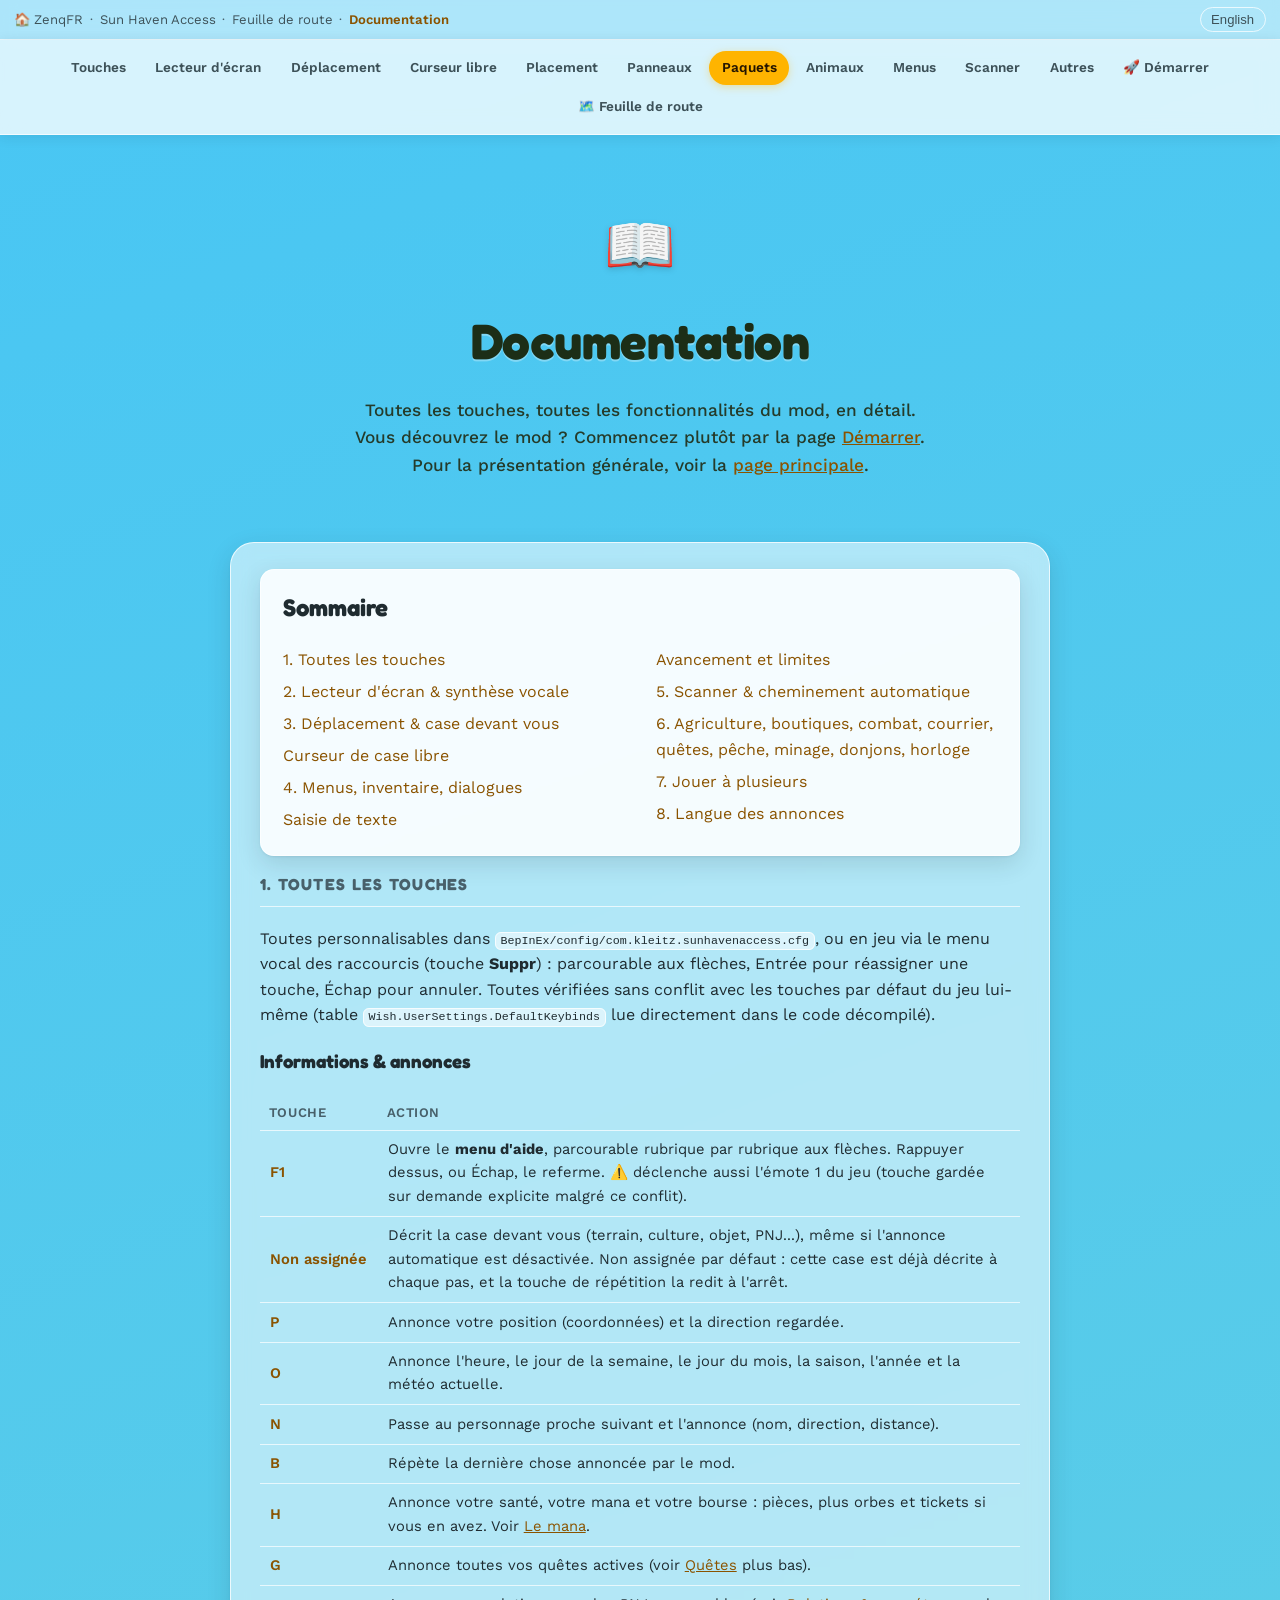
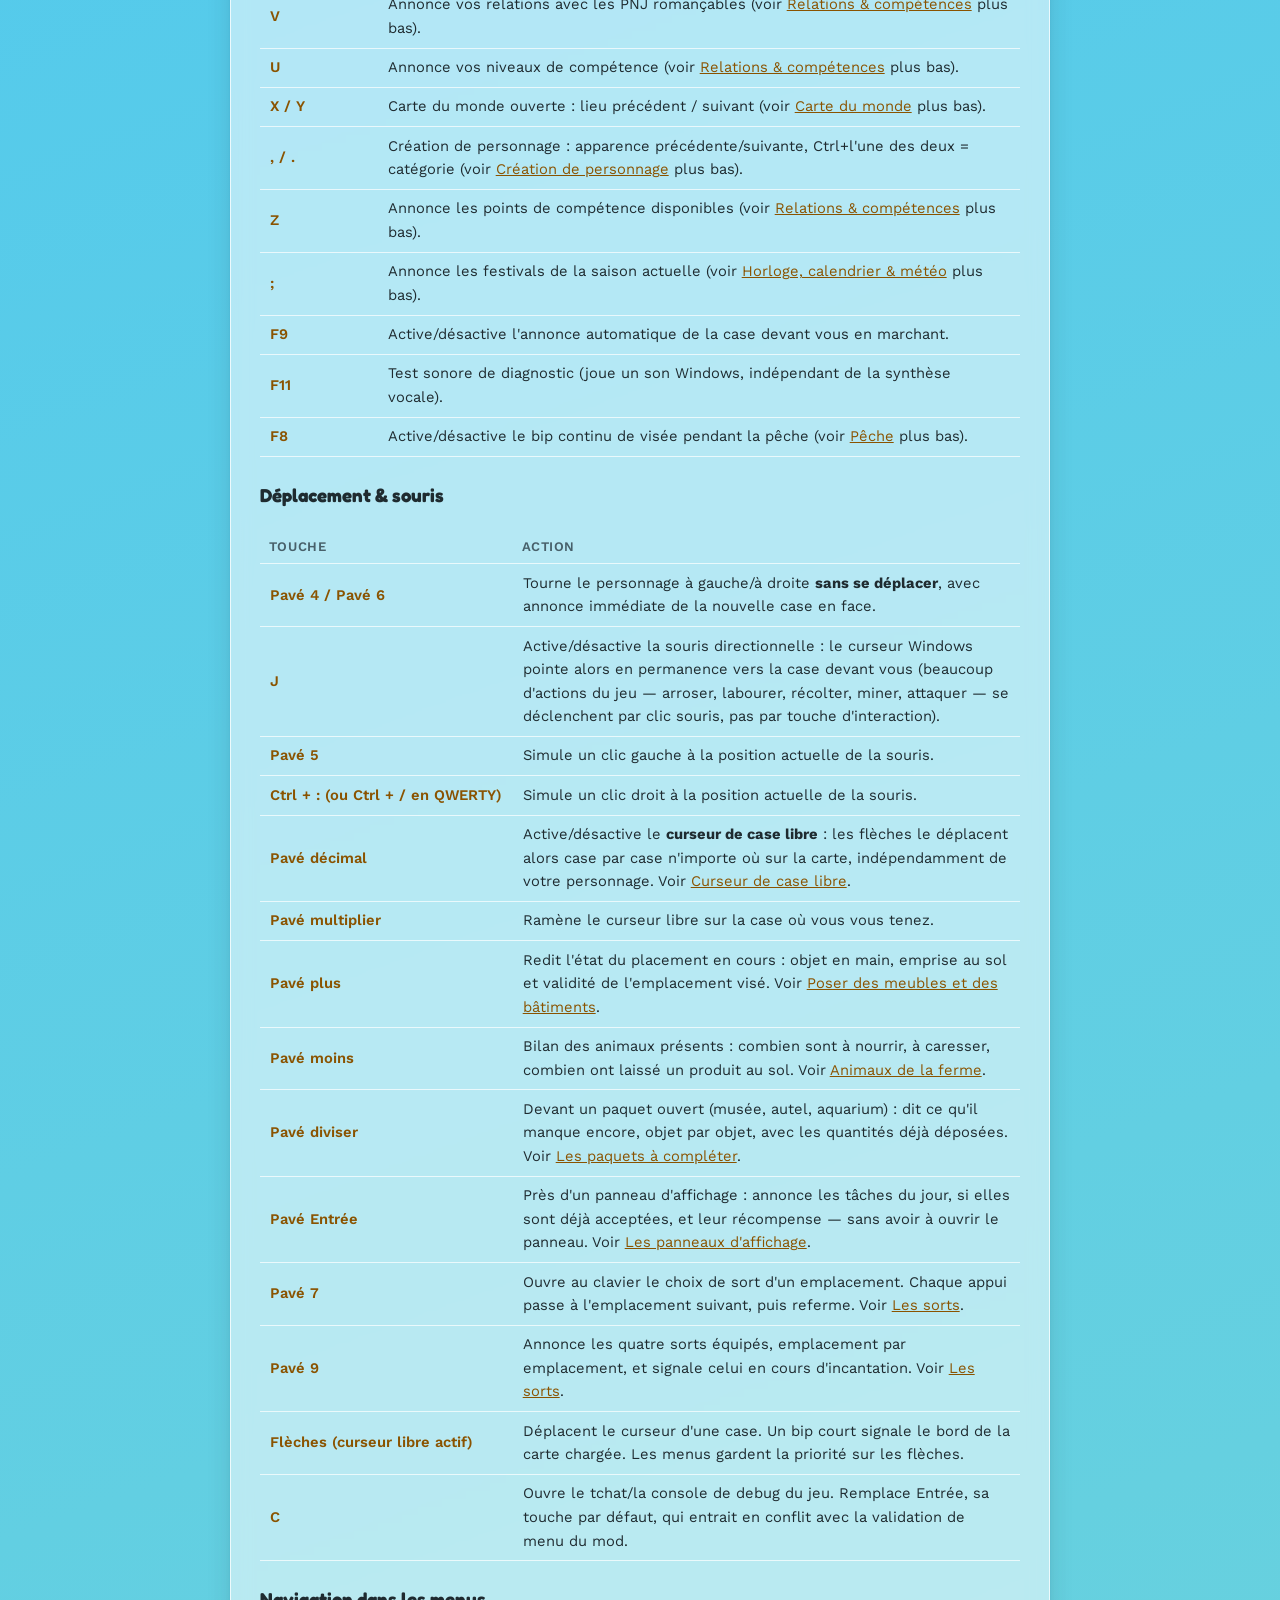
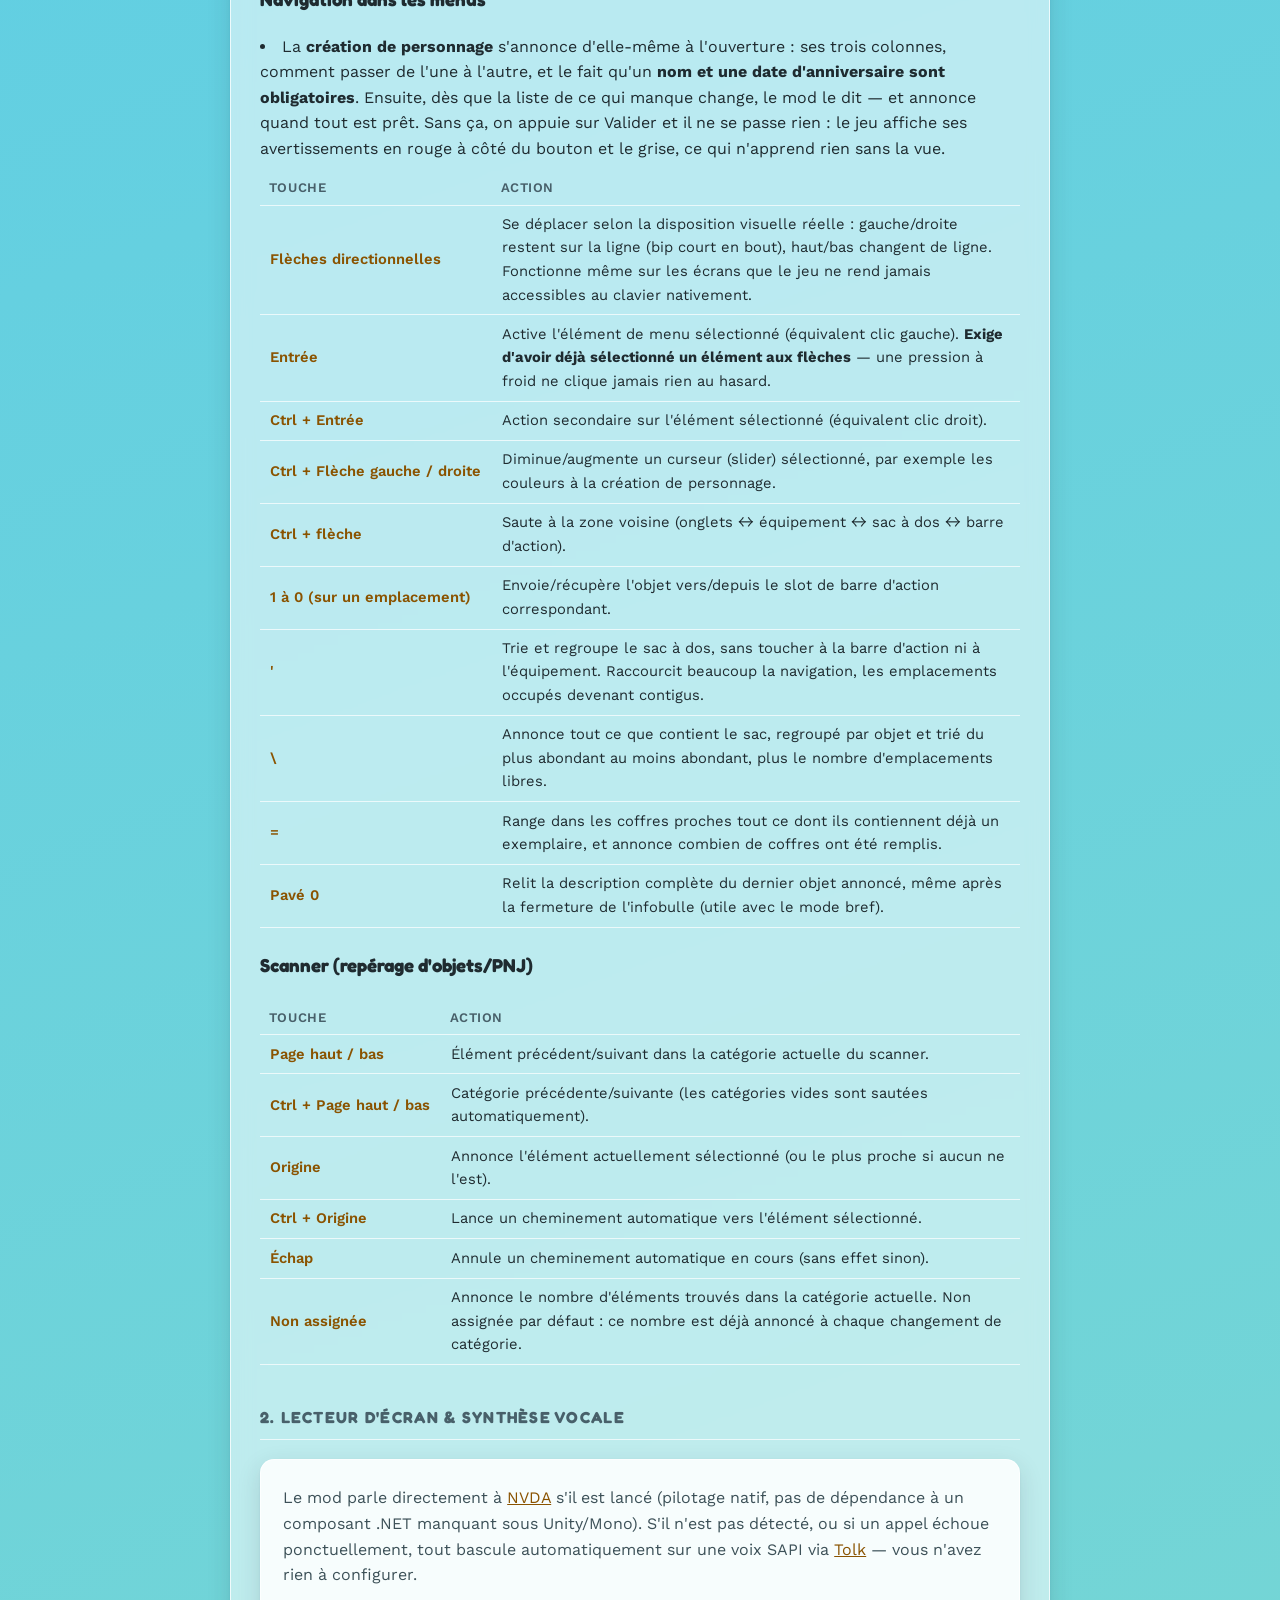
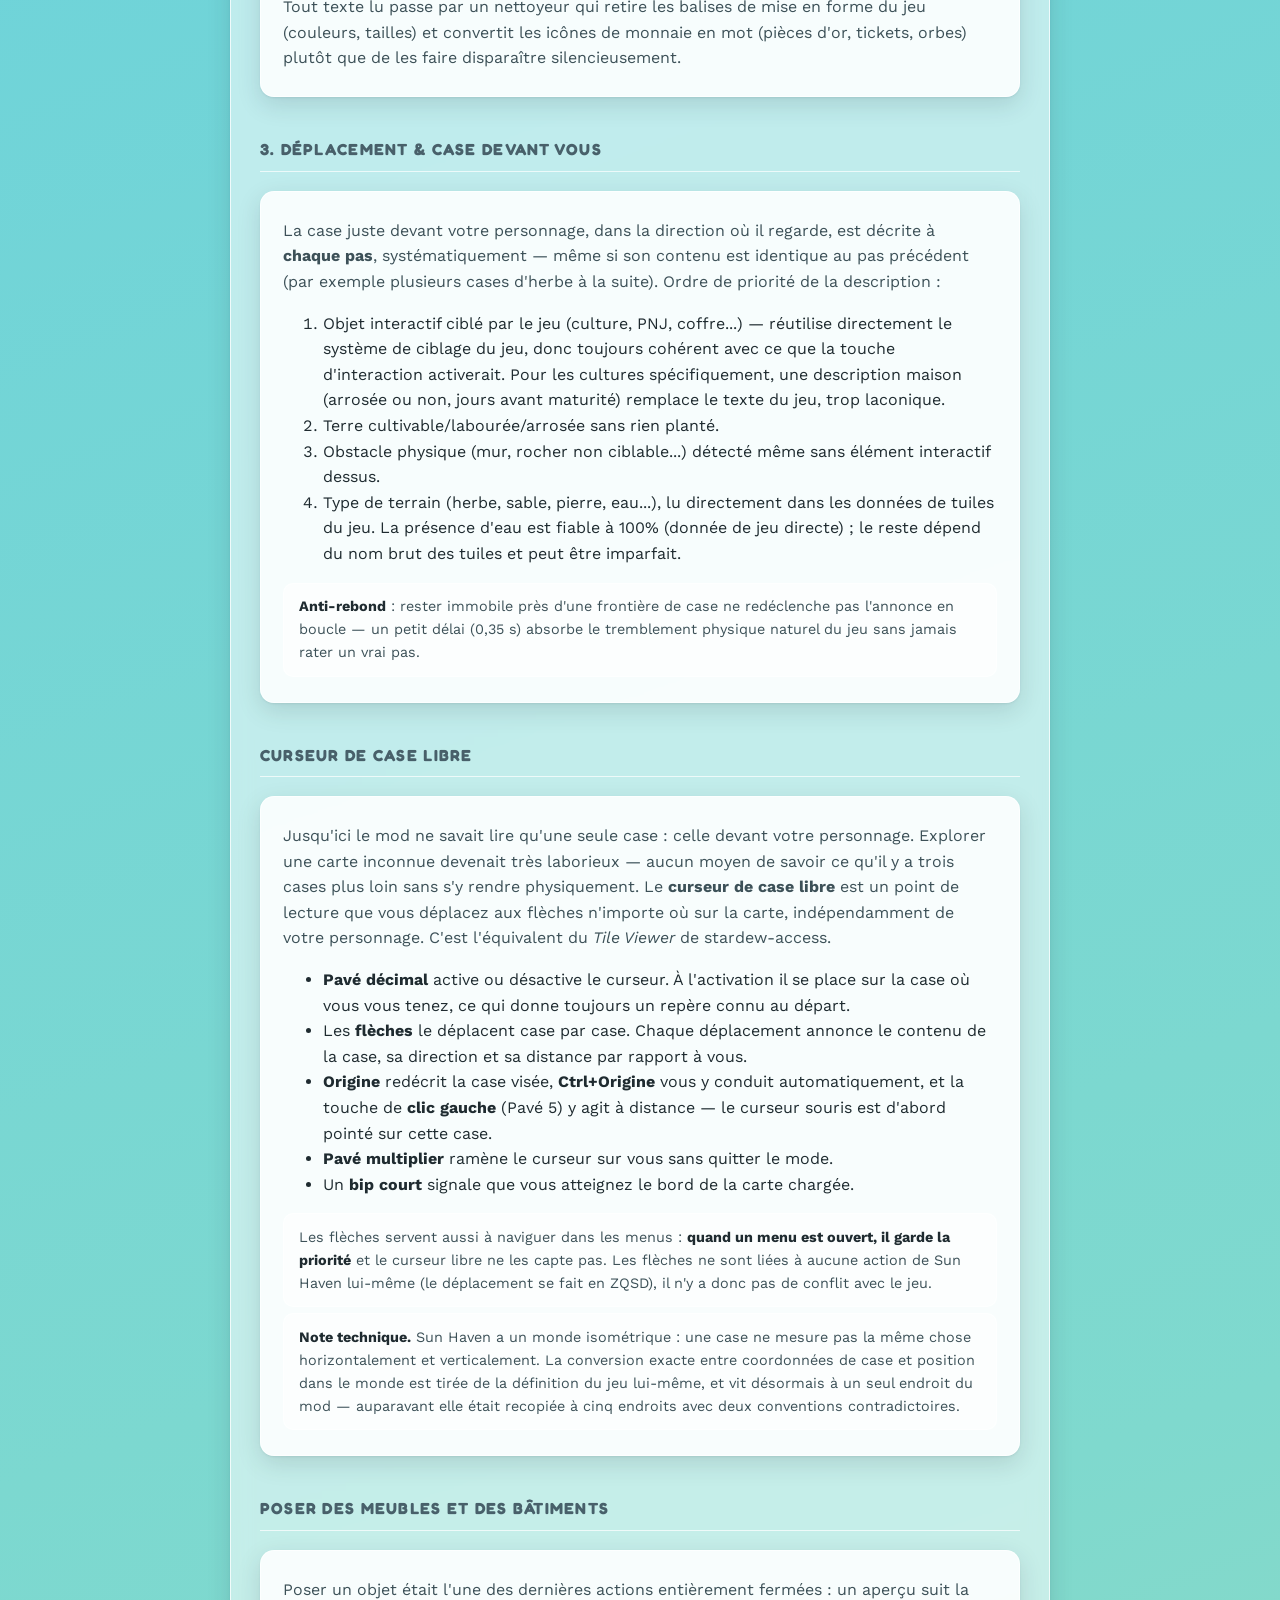
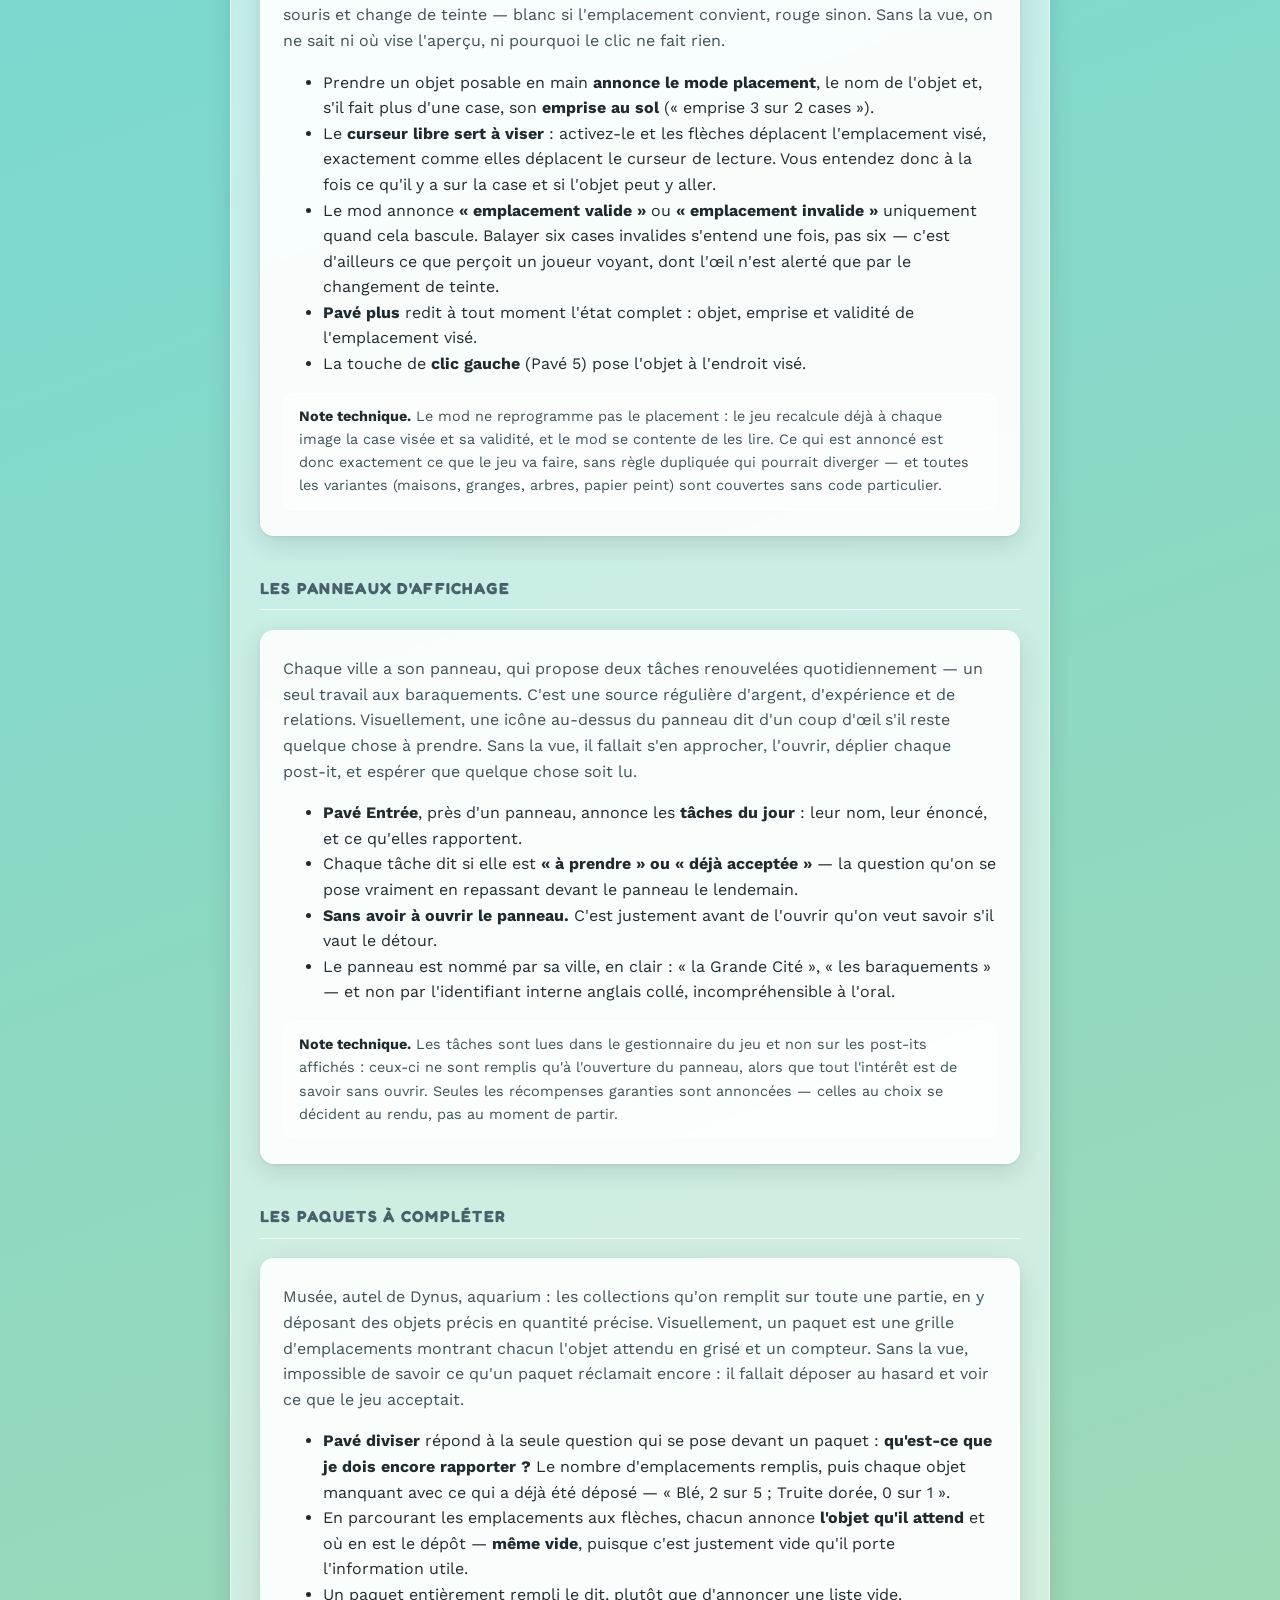
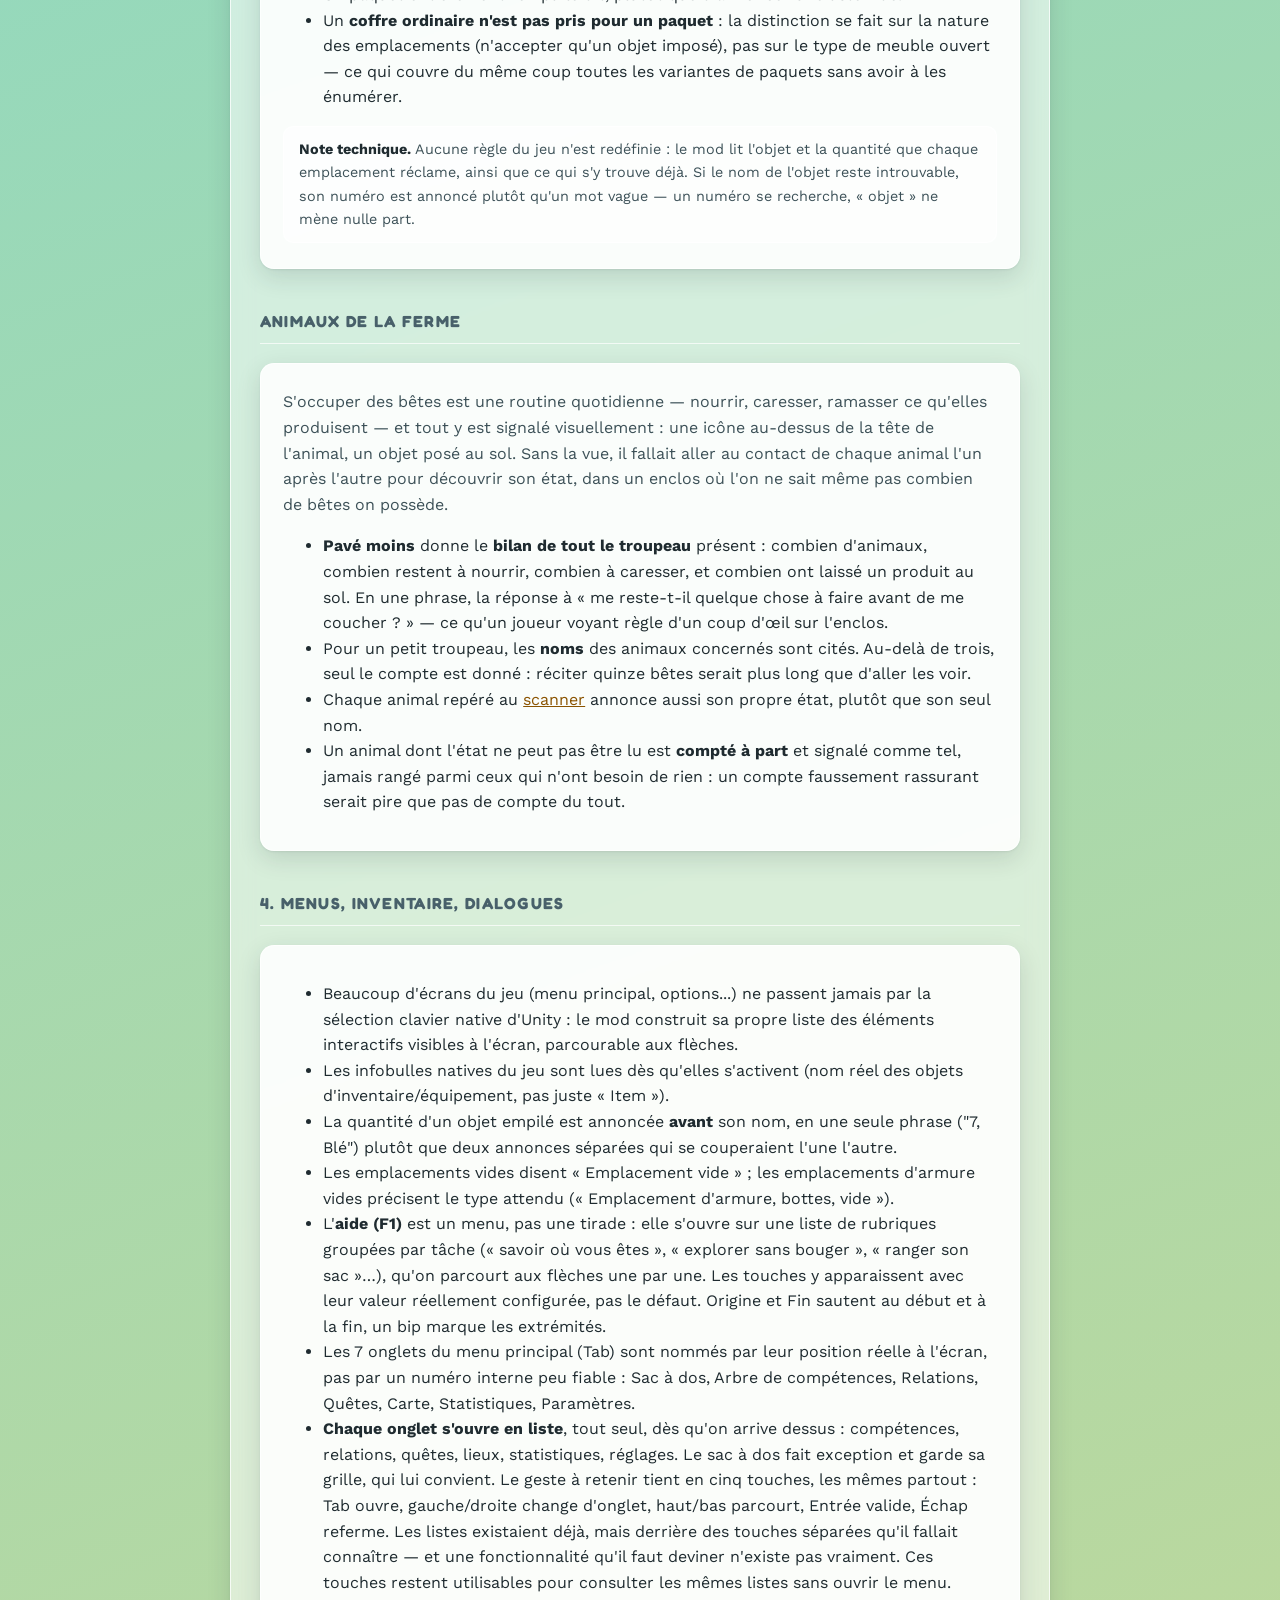
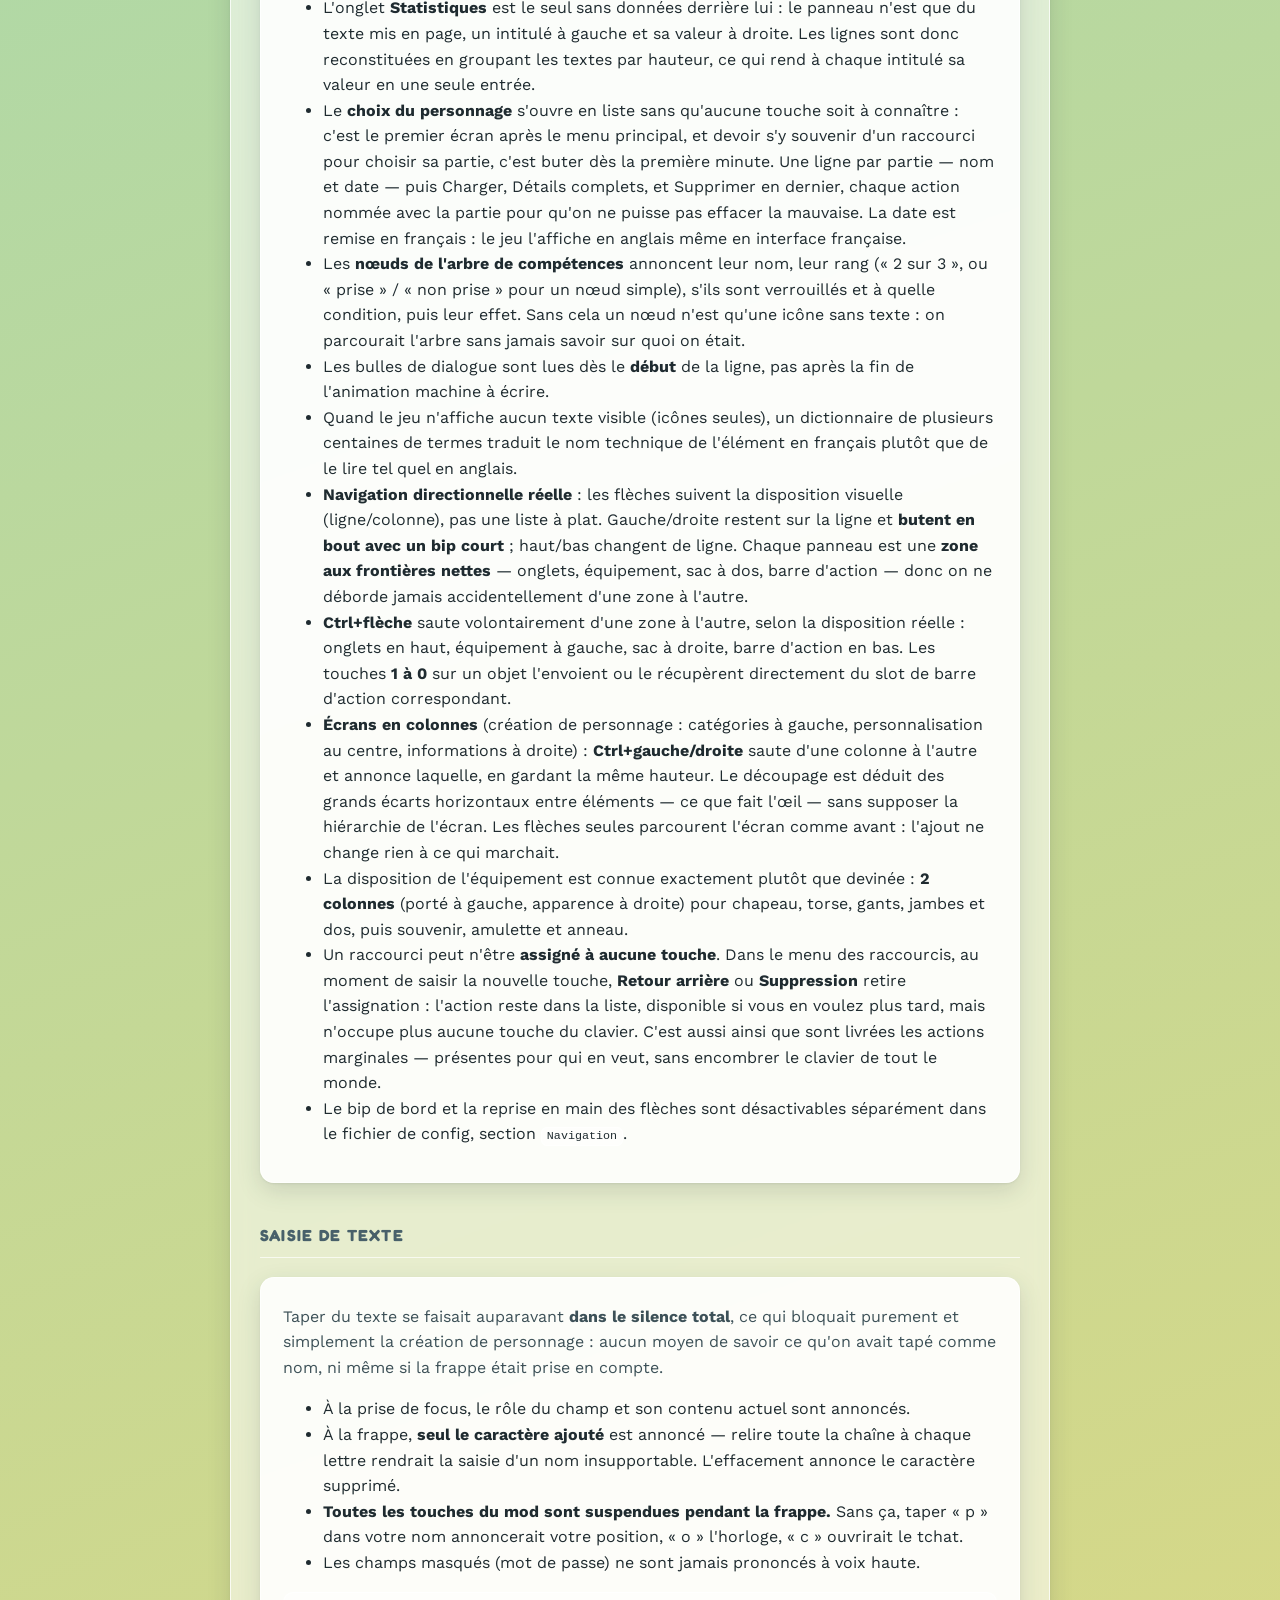
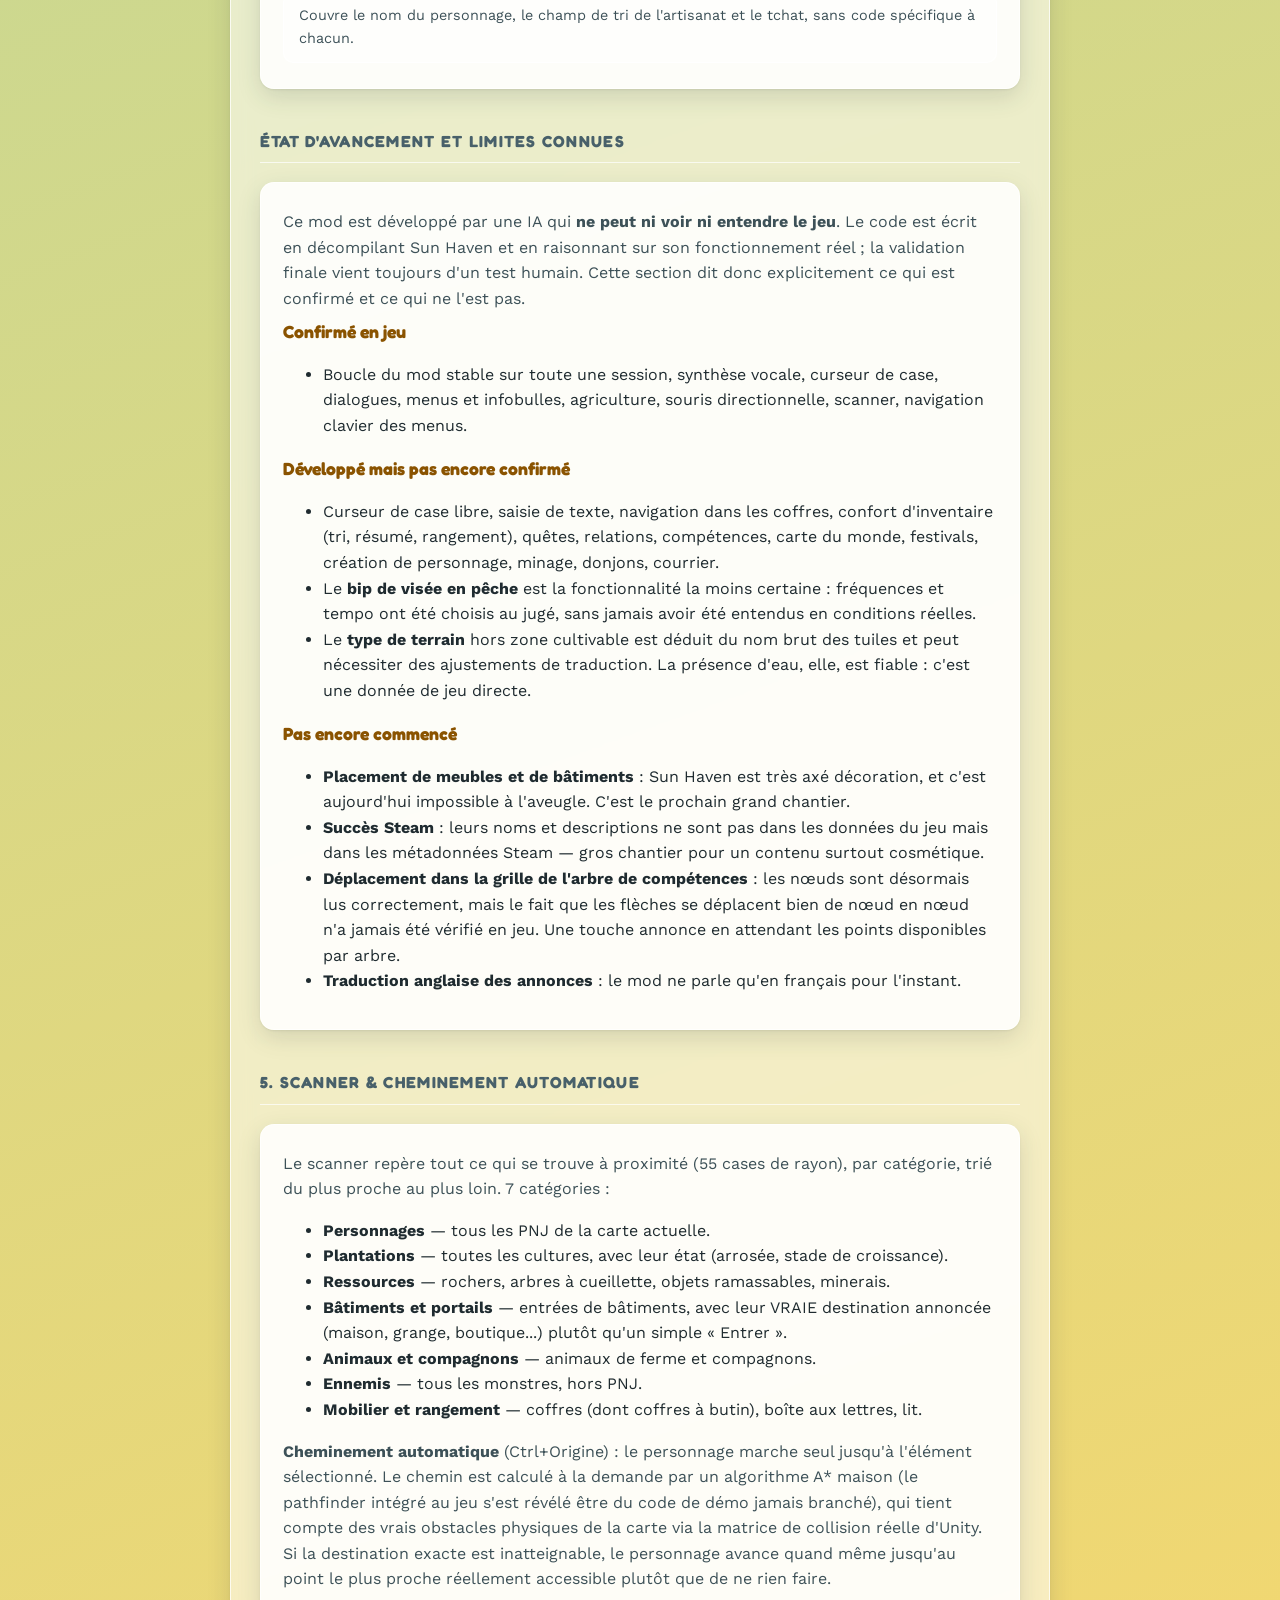
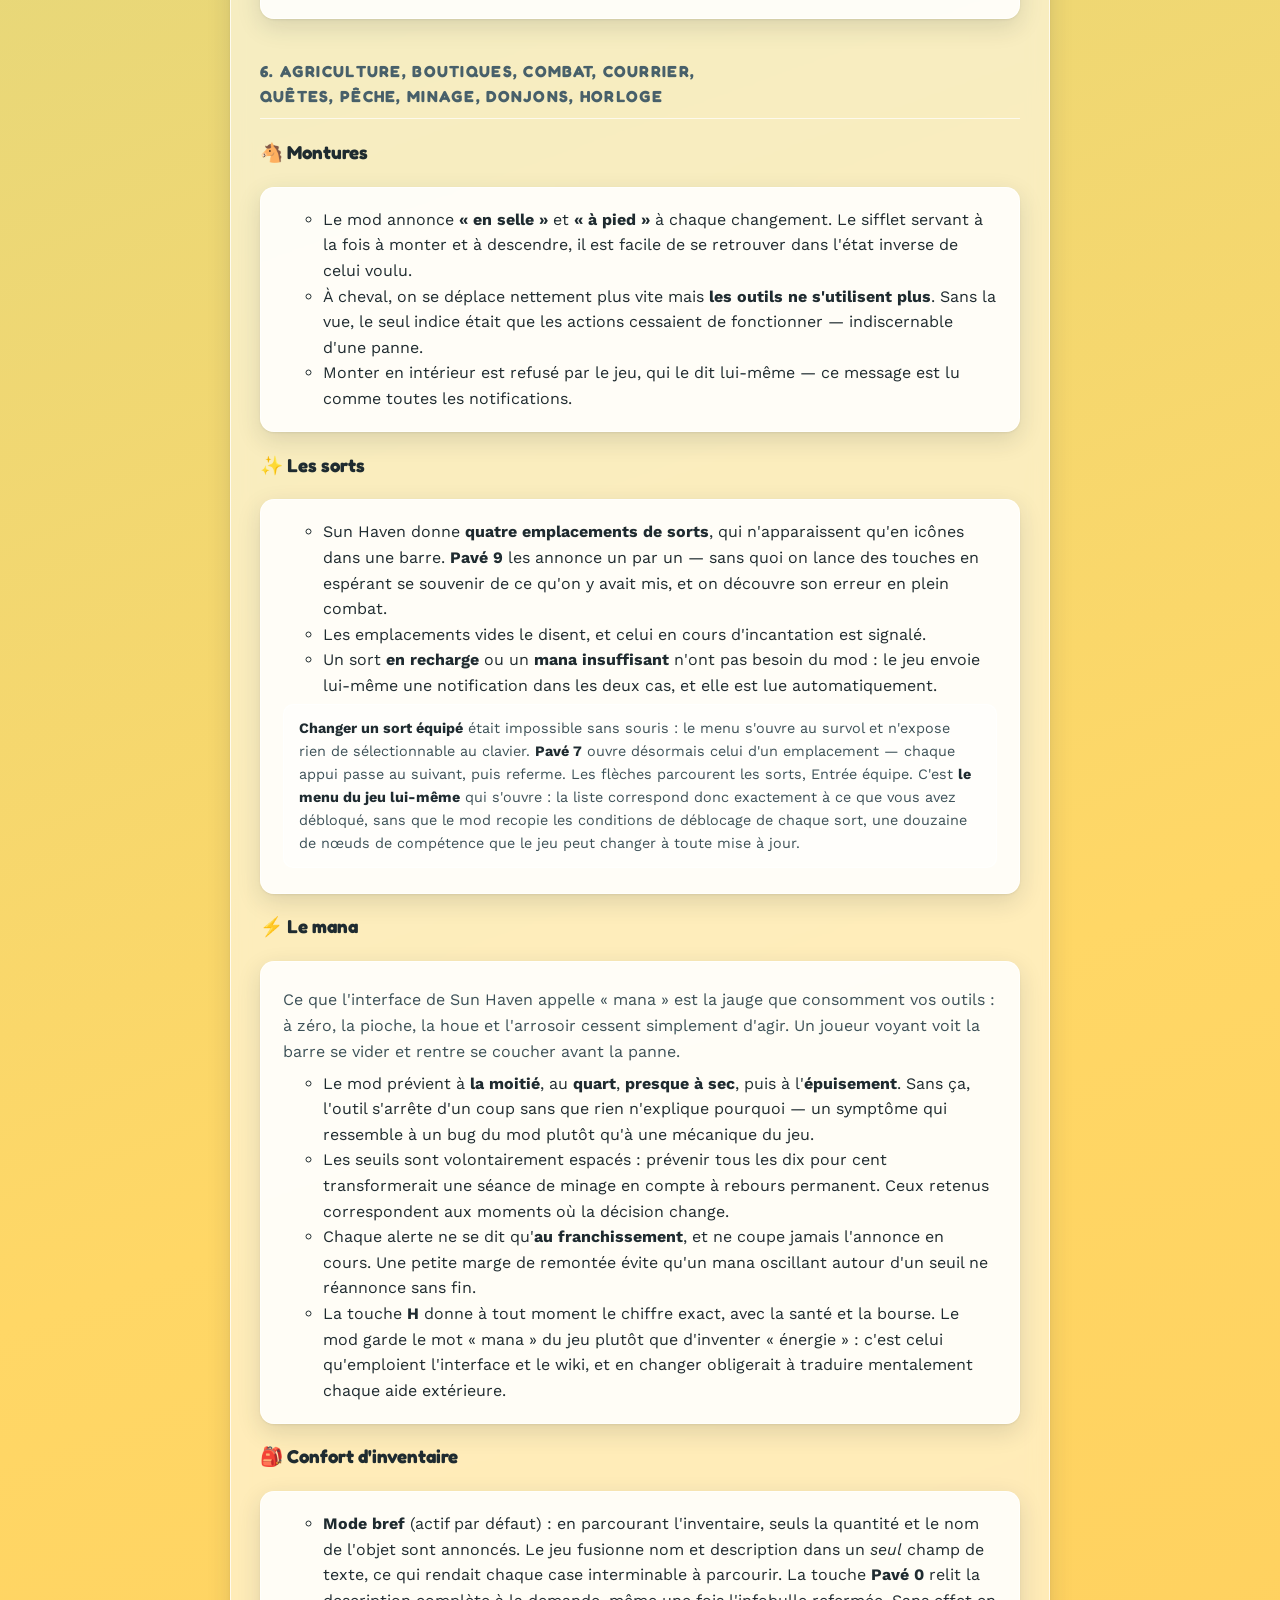
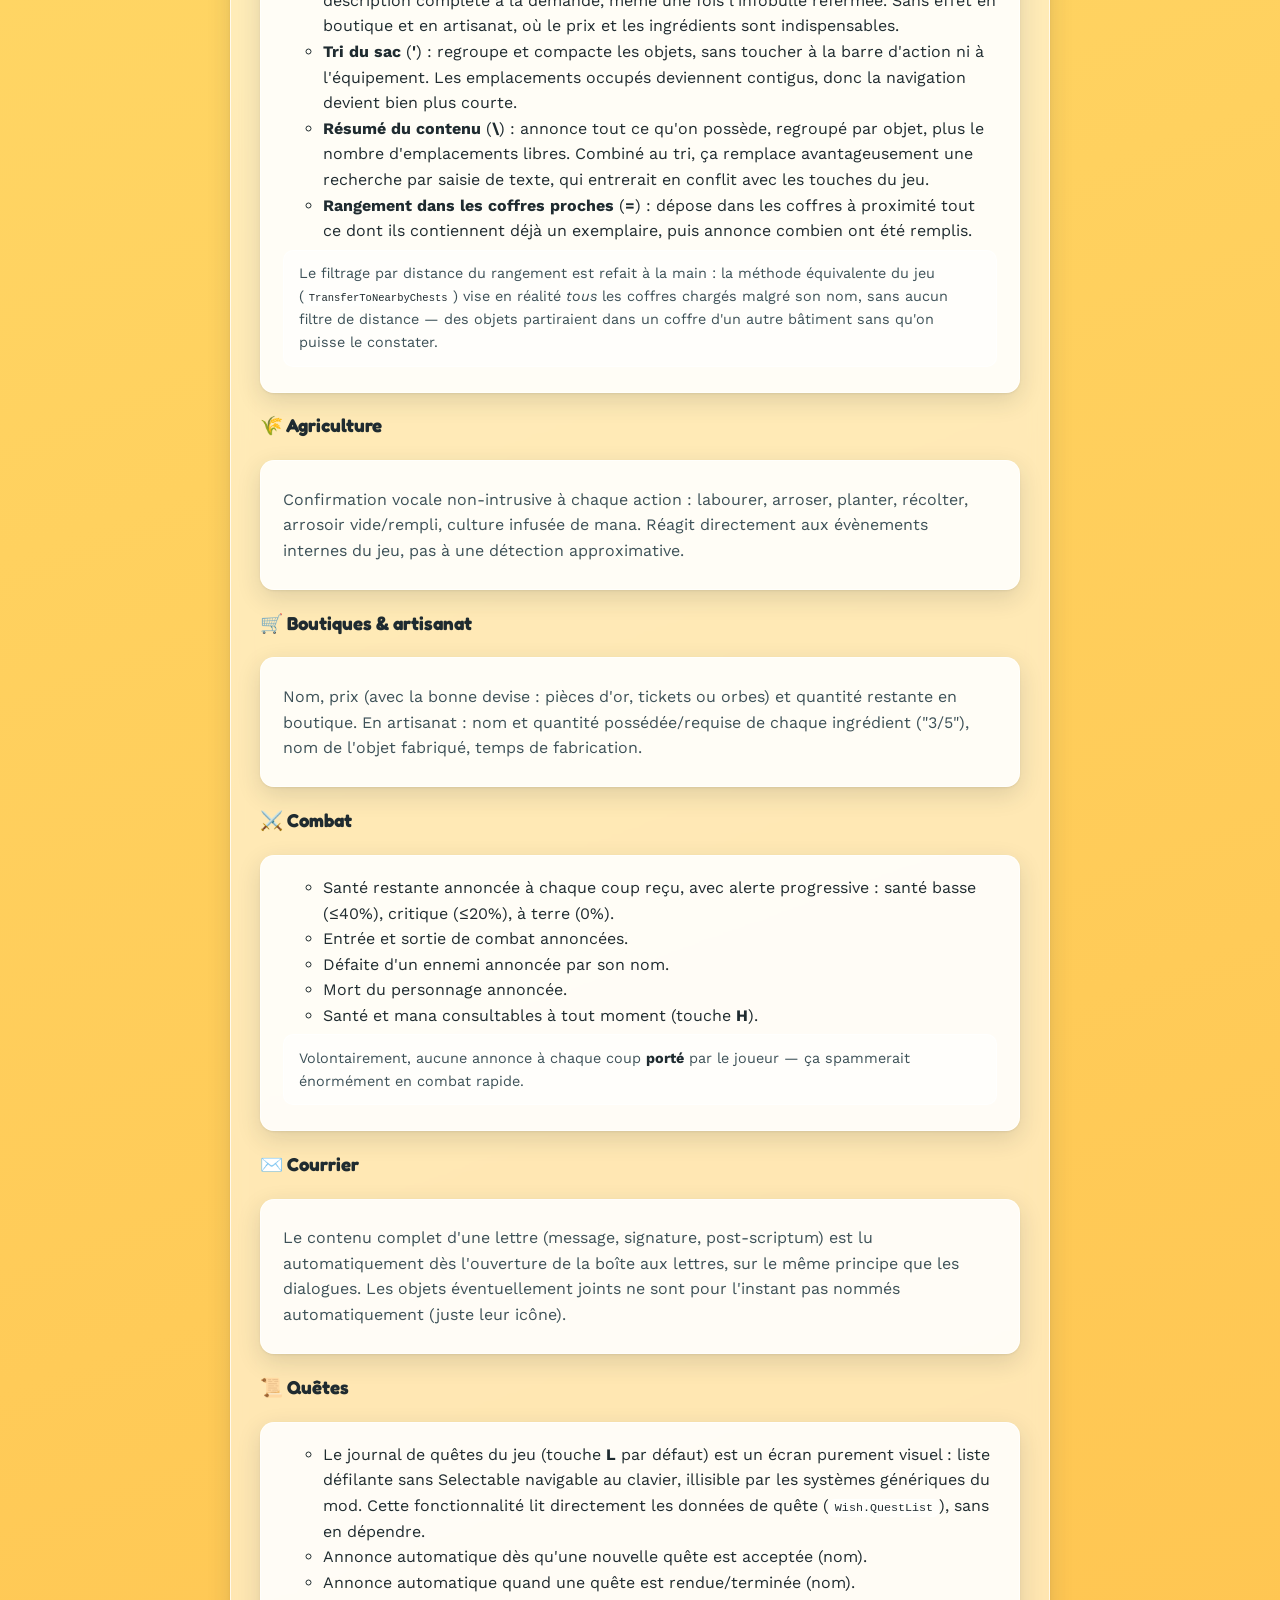
<file: docs.html>
<!doctype html>
<html lang="fr">
<head>
<meta charset="utf-8">
<meta name="viewport" content="width=device-width, initial-scale=1">
<title>Documentation — Sun Haven Access</title>
<meta name="description" content="Documentation complète du mod Sun Haven Access : chaque touche, chaque fonctionnalité expliquée en détail.">
<link rel="canonical" href="https://zenqfr.github.io/SunHavenAccess/docs.html">
<meta name="robots" content="index, follow">
<link rel="icon" href="data:image/svg+xml,%3Csvg xmlns='http://www.w3.org/2000/svg' viewBox='0 0 100 100'%3E%3Ctext y='.85em' font-size='90'%3E%F0%9F%8C%BB%3C/text%3E%3C/svg%3E">
<meta property="og:type" content="website">
<meta property="og:title" content="Documentation — Sun Haven Access">
<meta property="og:description" content="Chaque touche, chaque fonctionnalité du mod Sun Haven Access, expliquée en détail.">
<meta property="og:url" content="https://zenqfr.github.io/SunHavenAccess/docs.html">
<meta property="og:locale" content="fr_FR">
<meta property="og:locale:alternate" content="en_US">
<meta name="twitter:card" content="summary">
<link rel="preconnect" href="https://fonts.googleapis.com">
<link rel="preconnect" href="https://fonts.gstatic.com" crossorigin>
<link href="https://fonts.googleapis.com/css2?family=Fredoka:wght@500;600;700&family=Work+Sans:wght@400;500;600;700&display=swap" rel="stylesheet">
<link rel="stylesheet" href="style.css?v=18">
</head>
<body>
<a class="skip-link" href="#main"><span data-lang="fr">Aller au contenu</span><span data-lang="en" hidden>Skip to content</span></a>

<nav class="portfolio-bar" aria-label="Mes autres projets">
  <ul>
    <li><a href="https://zenqfr.github.io/">🏠 ZenqFR</a></li>
    <li><a href="index.html">Sun Haven Access</a></li>
    <li><a href="roadmap.html"><span data-lang="fr">Feuille de route</span><span data-lang="en" hidden>Roadmap</span></a></li>
    <li aria-current="page"><span data-lang="fr">Documentation</span><span data-lang="en" hidden>Documentation</span></li>
  </ul>
  <button type="button" id="lang-toggle" aria-label="Switch language / Changer de langue">English</button>
</nav>

<nav class="quick-nav" aria-label="Navigation rapide">
  <a href="#touches" data-section="touches"><span data-lang="fr">Touches</span><span data-lang="en" hidden>Keys</span></a>
  <a href="#lecteur-ecran" data-section="lecteur-ecran"><span data-lang="fr">Lecteur d'écran</span><span data-lang="en" hidden>Screen reader</span></a>
  <a href="#deplacement" data-section="deplacement"><span data-lang="fr">Déplacement</span><span data-lang="en" hidden>Movement</span></a>
  <a href="#curseur-libre" data-section="curseur-libre"><span data-lang="fr">Curseur libre</span><span data-lang="en" hidden>Free cursor</span></a>
  <a href="#placement" data-section="placement"><span data-lang="fr">Placement</span><span data-lang="en" hidden>Placing</span></a>
  <a href="#panneaux" data-section="panneaux"><span data-lang="fr">Panneaux</span><span data-lang="en" hidden>Boards</span></a>
  <a href="#paquets" data-section="paquets"><span data-lang="fr">Paquets</span><span data-lang="en" hidden>Bundles</span></a>
  <a href="#animaux" data-section="animaux"><span data-lang="fr">Animaux</span><span data-lang="en" hidden>Animals</span></a>
  <a href="#menus" data-section="menus"><span data-lang="fr">Menus</span><span data-lang="en" hidden>Menus</span></a>
  <a href="#scanner" data-section="scanner"><span data-lang="fr">Scanner</span><span data-lang="en" hidden>Scanner</span></a>
  <a href="#autres" data-section="autres"><span data-lang="fr">Autres</span><span data-lang="en" hidden>Other</span></a>
  <a href="demarrer.html"><span data-lang="fr">🚀 Démarrer</span><span data-lang="en" hidden>🚀 Get started</span></a>
  <a href="roadmap.html"><span data-lang="fr">🗺️ Feuille de route</span><span data-lang="en" hidden>🗺️ Roadmap</span></a>
</nav>

<header>
  <span class="emoji" aria-hidden="true">📖</span>
  <h1><span data-lang="fr">Documentation</span><span data-lang="en" hidden>Documentation</span></h1>
  <p class="tagline">
    <span data-lang="fr">Toutes les touches, toutes les fonctionnalités du mod, en détail. Vous découvrez le mod ? Commencez plutôt par la page <a href="demarrer.html">Démarrer</a>. Pour la présentation générale, voir la <a href="index.html">page principale</a>.</span>
    <span data-lang="en" hidden>Every key, every feature of the mod, in detail. New to the mod? Start with the <a href="demarrer.html">Get started</a> page instead. For the general overview, see the <a href="index.html">main page</a>.</span>
  </p>
</header>

<main id="main">

  <div class="card">
    <h2 style="margin-top:0"><span data-lang="fr">Sommaire</span><span data-lang="en" hidden>Contents</span></h2>
    <ul class="toc">
      <li><a href="#touches"><span data-lang="fr">1. Toutes les touches</span><span data-lang="en" hidden>1. Every key</span></a></li>
      <li><a href="#lecteur-ecran"><span data-lang="fr">2. Lecteur d'écran &amp; synthèse vocale</span><span data-lang="en" hidden>2. Screen reader &amp; speech</span></a></li>
      <li><a href="#deplacement"><span data-lang="fr">3. Déplacement &amp; case devant vous</span><span data-lang="en" hidden>3. Movement &amp; tile ahead</span></a></li>
      <li><a href="#curseur-libre"><span data-lang="fr">Curseur de case libre</span><span data-lang="en" hidden>Free tile cursor</span></a></li>
      <li><a href="#menus"><span data-lang="fr">4. Menus, inventaire, dialogues</span><span data-lang="en" hidden>4. Menus, inventory, dialogue</span></a></li>
      <li><a href="#saisie"><span data-lang="fr">Saisie de texte</span><span data-lang="en" hidden>Text input</span></a></li>
      <li><a href="#avancement"><span data-lang="fr">Avancement et limites</span><span data-lang="en" hidden>Progress and limits</span></a></li>
      <li><a href="#scanner"><span data-lang="fr">5. Scanner &amp; cheminement automatique</span><span data-lang="en" hidden>5. Scanner &amp; auto-pathing</span></a></li>
      <li><a href="#autres"><span data-lang="fr">6. Agriculture, boutiques, combat, courrier, quêtes, pêche, minage, donjons, horloge</span><span data-lang="en" hidden>6. Farming, shops, combat, mail, quests, fishing, mining, dungeons, clock</span></a></li>
      <li><a href="#cooperation"><span data-lang="fr">7. Jouer à plusieurs</span><span data-lang="en" hidden>7. Playing together</span></a></li>
      <li><a href="#langue"><span data-lang="fr">8. Langue des annonces</span><span data-lang="en" hidden>8. Announcement language</span></a></li>
    </ul>
  </div>

  <h2 class="section-title" id="touches"><span data-lang="fr">1. Toutes les touches</span><span data-lang="en" hidden>1. Every key</span></h2>
  <p>
    <span data-lang="fr">Toutes personnalisables dans <code>BepInEx/config/com.kleitz.sunhavenaccess.cfg</code>, ou en jeu via le menu vocal des raccourcis (touche <strong>Suppr</strong>) : parcourable aux flèches, Entrée pour réassigner une touche, Échap pour annuler. Toutes vérifiées sans conflit avec les touches par défaut du jeu lui-même (table <code>Wish.UserSettings.DefaultKeybinds</code> lue directement dans le code décompilé).</span>
    <span data-lang="en" hidden>All customizable in <code>BepInEx/config/com.kleitz.sunhavenaccess.cfg</code>, or in-game through the voice keybindings menu (<strong>Delete</strong> key): browse with arrow keys, Enter to rebind a key, Escape to cancel. All verified conflict-free with the game's own default keybindings (checked directly against the decompiled <code>Wish.UserSettings.DefaultKeybinds</code> table).</span>
  </p>

  <h3 class="sub-title"><span data-lang="fr">Informations &amp; annonces</span><span data-lang="en" hidden>Information &amp; announcements</span></h3>
  <table class="keys">
    <caption class="sr-only"><span data-lang="fr">Informations &amp; annonces</span><span data-lang="en" hidden>Information &amp; announcements</span></caption>
    <thead><tr><th scope="col"><span data-lang="fr">Touche</span><span data-lang="en" hidden>Key</span></th><th scope="col"><span data-lang="fr">Action</span><span data-lang="en" hidden>Action</span></th></tr></thead>
    <tbody>
      <tr><td>F1</td><td><span data-lang="fr">Ouvre le <strong>menu d'aide</strong>, parcourable rubrique par rubrique aux flèches. Rappuyer dessus, ou Échap, le referme. ⚠️ déclenche aussi l'émote 1 du jeu (touche gardée sur demande explicite malgré ce conflit).</span><span data-lang="en" hidden>Opens the <strong>help menu</strong>, browsable topic by topic with the arrows. Press again, or Escape, to close. ⚠️ also triggers the game's emote 1 (kept on explicit request despite this conflict).</span></td></tr>
      <tr><td><span data-lang="fr">Non assignée</span><span data-lang="en" hidden>Unbound</span></td><td><span data-lang="fr">Décrit la case devant vous (terrain, culture, objet, PNJ...), même si l'annonce automatique est désactivée. Non assignée par défaut : cette case est déjà décrite à chaque pas, et la touche de répétition la redit à l'arrêt.</span><span data-lang="en" hidden>Describes the tile in front of you (terrain, crop, object, NPC...), even if automatic announcement is off.</span></td></tr>
      <tr><td>P</td><td><span data-lang="fr">Annonce votre position (coordonnées) et la direction regardée.</span><span data-lang="en" hidden>Announces your position (coordinates) and the direction you're facing.</span></td></tr>
      <tr><td>O</td><td><span data-lang="fr">Annonce l'heure, le jour de la semaine, le jour du mois, la saison, l'année et la météo actuelle.</span><span data-lang="en" hidden>Announces the time, day of the week, day of the month, season, year, and current weather.</span></td></tr>
      <tr><td>N</td><td><span data-lang="fr">Passe au personnage proche suivant et l'annonce (nom, direction, distance).</span><span data-lang="en" hidden>Moves to the next nearby character and announces it (name, direction, distance).</span></td></tr>
      <tr><td>B</td><td><span data-lang="fr">Répète la dernière chose annoncée par le mod.</span><span data-lang="en" hidden>Repeats the last thing the mod announced.</span></td></tr>
      <tr><td>H</td><td><span data-lang="fr">Annonce votre santé, votre mana et votre bourse : pièces, plus orbes et tickets si vous en avez. Voir <a href="#mana">Le mana</a>.</span><span data-lang="en" hidden>Announces your health, your mana and your purse: coins, plus orbs and tickets if you have any. See <a href="#mana">Mana</a>.</span></td></tr>
      <tr><td>G</td><td><span data-lang="fr">Annonce toutes vos quêtes actives (voir <a href="#autres">Quêtes</a> plus bas).</span><span data-lang="en" hidden>Announces all your active quests (see <a href="#autres">Quests</a> below).</span></td></tr>
      <tr><td>V</td><td><span data-lang="fr">Annonce vos relations avec les PNJ romançables (voir <a href="#autres">Relations &amp; compétences</a> plus bas).</span><span data-lang="en" hidden>Announces your relationships with romanceable NPCs (see <a href="#autres">Relationships &amp; skills</a> below).</span></td></tr>
      <tr><td>U</td><td><span data-lang="fr">Annonce vos niveaux de compétence (voir <a href="#autres">Relations &amp; compétences</a> plus bas).</span><span data-lang="en" hidden>Announces your skill levels (see <a href="#autres">Relationships &amp; skills</a> below).</span></td></tr>
      <tr><td>X / Y</td><td><span data-lang="fr">Carte du monde ouverte : lieu précédent / suivant (voir <a href="#autres">Carte du monde</a> plus bas).</span><span data-lang="en" hidden>World map open: previous / next place (see <a href="#autres">World map</a> below).</span></td></tr>
      <tr><td>, / .</td><td><span data-lang="fr">Création de personnage : apparence précédente/suivante, Ctrl+l'une des deux = catégorie (voir <a href="#autres">Création de personnage</a> plus bas).</span><span data-lang="en" hidden>Character creation: previous/next appearance, Ctrl+either = category (see <a href="#autres">Character creation</a> below).</span></td></tr>
      <tr><td>Z</td><td><span data-lang="fr">Annonce les points de compétence disponibles (voir <a href="#autres">Relations &amp; compétences</a> plus bas).</span><span data-lang="en" hidden>Announces available skill points (see <a href="#autres">Relationships &amp; skills</a> below).</span></td></tr>
      <tr><td>;</td><td><span data-lang="fr">Annonce les festivals de la saison actuelle (voir <a href="#autres">Horloge, calendrier &amp; météo</a> plus bas).</span><span data-lang="en" hidden>Announces the current season's festivals (see <a href="#autres">Clock, calendar &amp; weather</a> below).</span></td></tr>
      <tr><td>F9</td><td><span data-lang="fr">Active/désactive l'annonce automatique de la case devant vous en marchant.</span><span data-lang="en" hidden>Toggles automatic announcement of the tile ahead while walking.</span></td></tr>
      <tr><td>F11</td><td><span data-lang="fr">Test sonore de diagnostic (joue un son Windows, indépendant de la synthèse vocale).</span><span data-lang="en" hidden>Diagnostic sound test (plays a Windows sound, independent of speech synthesis).</span></td></tr>
      <tr><td>F8</td><td><span data-lang="fr">Active/désactive le bip continu de visée pendant la pêche (voir <a href="#autres">Pêche</a> plus bas).</span><span data-lang="en" hidden>Toggles the continuous aiming beep while fishing (see <a href="#autres">Fishing</a> below).</span></td></tr>
    </tbody>
  </table>

  <h3 class="sub-title"><span data-lang="fr">Déplacement &amp; souris</span><span data-lang="en" hidden>Movement &amp; mouse</span></h3>
  <table class="keys">
    <caption class="sr-only"><span data-lang="fr">Déplacement &amp; souris</span><span data-lang="en" hidden>Movement &amp; mouse</span></caption>
    <thead><tr><th scope="col"><span data-lang="fr">Touche</span><span data-lang="en" hidden>Key</span></th><th scope="col"><span data-lang="fr">Action</span><span data-lang="en" hidden>Action</span></th></tr></thead>
    <tbody>
      <tr><td><span data-lang="fr">Pavé 4 / Pavé 6</span><span data-lang="en" hidden>Numpad 4 / 6</span></td><td><span data-lang="fr">Tourne le personnage à gauche/à droite <strong>sans se déplacer</strong>, avec annonce immédiate de la nouvelle case en face.</span><span data-lang="en" hidden>Turns the character left/right <strong>without moving</strong>, with an immediate announcement of the new tile ahead.</span></td></tr>
      <tr><td>J</td><td><span data-lang="fr">Active/désactive la souris directionnelle : le curseur Windows pointe alors en permanence vers la case devant vous (beaucoup d'actions du jeu — arroser, labourer, récolter, miner, attaquer — se déclenchent par clic souris, pas par touche d'interaction).</span><span data-lang="en" hidden>Toggles the directional mouse: the Windows cursor then constantly points at the tile ahead of you (many game actions — watering, tilling, harvesting, mining, attacking — trigger on mouse click, not an interact key).</span></td></tr>
      <tr><td><span data-lang="fr">Pavé 5</span><span data-lang="en" hidden>Numpad 5</span></td><td><span data-lang="fr">Simule un clic gauche à la position actuelle de la souris.</span><span data-lang="en" hidden>Simulates a left click at the mouse's current position.</span></td></tr>
      <tr><td>Ctrl + : <span data-lang="fr">(ou Ctrl + / en QWERTY)</span><span data-lang="en" hidden>(or Ctrl + / on QWERTY)</span></td><td><span data-lang="fr">Simule un clic droit à la position actuelle de la souris.</span><span data-lang="en" hidden>Simulates a right click at the mouse's current position.</span></td></tr>
      <tr><td><span data-lang="fr">Pavé décimal</span><span data-lang="en" hidden>Numpad period</span></td><td><span data-lang="fr">Active/désactive le <strong>curseur de case libre</strong> : les flèches le déplacent alors case par case n'importe où sur la carte, indépendamment de votre personnage. Voir <a href="#curseur-libre">Curseur de case libre</a>.</span><span data-lang="en" hidden>Toggles the <strong>free tile cursor</strong>: the arrow keys then move it tile by tile anywhere on the map, independently of your character. See <a href="#curseur-libre">Free tile cursor</a>.</span></td></tr>
      <tr><td><span data-lang="fr">Pavé multiplier</span><span data-lang="en" hidden>Numpad multiply</span></td><td><span data-lang="fr">Ramène le curseur libre sur la case où vous vous tenez.</span><span data-lang="en" hidden>Brings the free cursor back to the tile you're standing on.</span></td></tr>
      <tr><td><span data-lang="fr">Pavé plus</span><span data-lang="en" hidden>Numpad plus</span></td><td><span data-lang="fr">Redit l'état du placement en cours : objet en main, emprise au sol et validité de l'emplacement visé. Voir <a href="#placement">Poser des meubles et des bâtiments</a>.</span><span data-lang="en" hidden>Re-reads the current placement state: item in hand, footprint and validity of the targeted spot. See <a href="#placement">Placing furniture and buildings</a>.</span></td></tr>
      <tr><td><span data-lang="fr">Pavé moins</span><span data-lang="en" hidden>Numpad minus</span></td><td><span data-lang="fr">Bilan des animaux présents : combien sont à nourrir, à caresser, combien ont laissé un produit au sol. Voir <a href="#animaux">Animaux de la ferme</a>.</span><span data-lang="en" hidden>Status of the animals present: how many need feeding, how many need petting, how many left a product on the ground. See <a href="#animaux">Farm animals</a>.</span></td></tr>
      <tr><td><span data-lang="fr">Pavé diviser</span><span data-lang="en" hidden>Numpad divide</span></td><td><span data-lang="fr">Devant un paquet ouvert (musée, autel, aquarium) : dit ce qu'il manque encore, objet par objet, avec les quantités déjà déposées. Voir <a href="#paquets">Les paquets à compléter</a>.</span><span data-lang="en" hidden>With a bundle open (museum, altar, aquarium): says what is still missing, item by item, with the amounts already given. See <a href="#paquets">Bundles to complete</a>.</span></td></tr>
      <tr><td><span data-lang="fr">Pavé Entrée</span><span data-lang="en" hidden>Numpad Enter</span></td><td><span data-lang="fr">Près d'un panneau d'affichage : annonce les tâches du jour, si elles sont déjà acceptées, et leur récompense — sans avoir à ouvrir le panneau. Voir <a href="#panneaux">Les panneaux d'affichage</a>.</span><span data-lang="en" hidden>Near a bulletin board: announces the day's tasks, whether they're already accepted, and their reward — without opening the board. See <a href="#panneaux">Bulletin boards</a>.</span></td></tr>
      <tr><td><span data-lang="fr">Pavé 7</span><span data-lang="en" hidden>Numpad 7</span></td><td><span data-lang="fr">Ouvre au clavier le choix de sort d'un emplacement. Chaque appui passe à l'emplacement suivant, puis referme. Voir <a href="#sorts">Les sorts</a>.</span><span data-lang="en" hidden>Opens a spell slot's picker from the keyboard. Each press moves to the next slot, then closes. See <a href="#sorts">Spells</a>.</span></td></tr>
      <tr><td><span data-lang="fr">Pavé 9</span><span data-lang="en" hidden>Numpad 9</span></td><td><span data-lang="fr">Annonce les quatre sorts équipés, emplacement par emplacement, et signale celui en cours d'incantation. Voir <a href="#sorts">Les sorts</a>.</span><span data-lang="en" hidden>Announces the four equipped spells, slot by slot, and flags the one being cast. See <a href="#sorts">Spells</a>.</span></td></tr>
      <tr><td><span data-lang="fr">Flèches (curseur libre actif)</span><span data-lang="en" hidden>Arrows (free cursor active)</span></td><td><span data-lang="fr">Déplacent le curseur d'une case. Un bip court signale le bord de la carte chargée. Les menus gardent la priorité sur les flèches.</span><span data-lang="en" hidden>Move the cursor by one tile. A short beep marks the edge of the loaded map. Menus keep priority over the arrow keys.</span></td></tr>
      <tr><td>C</td><td><span data-lang="fr">Ouvre le tchat/la console de debug du jeu. Remplace Entrée, sa touche par défaut, qui entrait en conflit avec la validation de menu du mod.</span><span data-lang="en" hidden>Opens the game's chat/debug console. Replaces Enter, its default key, which conflicted with the mod's menu confirmation.</span></td></tr>
    </tbody>
  </table>

  <h3 class="sub-title"><span data-lang="fr">Navigation dans les menus</span><span data-lang="en" hidden>Menu navigation</span></h3>
  <table class="keys">
    <caption class="sr-only"><span data-lang="fr">Navigation dans les menus</span><span data-lang="en" hidden>Menu navigation</span></caption>
    <thead><tr><th scope="col"><span data-lang="fr">Touche</span><span data-lang="en" hidden>Key</span></th><th scope="col"><span data-lang="fr">Action</span><span data-lang="en" hidden>Action</span></th></tr></thead>
    <tbody>
      <tr><td><span data-lang="fr">Flèches directionnelles</span><span data-lang="en" hidden>Arrow keys</span></td><td><span data-lang="fr">Se déplacer selon la disposition visuelle réelle : gauche/droite restent sur la ligne (bip court en bout), haut/bas changent de ligne. Fonctionne même sur les écrans que le jeu ne rend jamais accessibles au clavier nativement.</span><span data-lang="en" hidden>Move according to the real visual layout: left/right stay on the row (short beep at its end), up/down change rows. Works even on screens the game never makes keyboard-accessible natively.</span></td></tr>
      <tr><td><span data-lang="fr">Entrée</span><span data-lang="en" hidden>Enter</span></td><td><span data-lang="fr">Active l'élément de menu sélectionné (équivalent clic gauche). <strong>Exige d'avoir déjà sélectionné un élément aux flèches</strong> — une pression à froid ne clique jamais rien au hasard.</span><span data-lang="en" hidden>Activates the selected menu item (equivalent to a left click). <strong>Requires an item already selected with arrow keys</strong> — a cold press never clicks anything at random.</span></td></tr>
      <tr><td>Ctrl + Entrée</td><td><span data-lang="fr">Action secondaire sur l'élément sélectionné (équivalent clic droit).</span><span data-lang="en" hidden>Secondary action on the selected item (equivalent to a right click).</span></td></tr>
      <li><span data-lang="fr">La <strong>création de personnage</strong> s'annonce d'elle-même à l'ouverture : ses trois colonnes, comment passer de l'une à l'autre, et le fait qu'un <strong>nom et une date d'anniversaire sont obligatoires</strong>. Ensuite, dès que la liste de ce qui manque change, le mod le dit — et annonce quand tout est prêt. Sans ça, on appuie sur Valider et il ne se passe rien : le jeu affiche ses avertissements en rouge à côté du bouton et le grise, ce qui n'apprend rien sans la vue.</span><span data-lang="en" hidden><strong>Character creation</strong> introduces itself when it opens: its three columns, how to move between them, and the fact that <strong>a name and a birthday are required</strong>. After that, whenever the list of what's missing changes, the mod says so — and says when everything is ready. Without it you press Confirm and nothing happens: the game shows its warnings in red beside the button and greys it out, which teaches you nothing without sight.</span></li>
      <tr><td><span data-lang="fr">Ctrl + Flèche gauche / droite</span><span data-lang="en" hidden>Ctrl + Left / Right arrow</span></td><td><span data-lang="fr">Diminue/augmente un curseur (slider) sélectionné, par exemple les couleurs à la création de personnage.</span><span data-lang="en" hidden>Decreases/increases a selected slider, for example the colors in character creation.</span></td></tr>
      <tr><td><span data-lang="fr">Ctrl + flèche</span><span data-lang="en" hidden>Ctrl + arrow</span></td><td><span data-lang="fr">Saute à la zone voisine (onglets ↔ équipement ↔ sac à dos ↔ barre d'action).</span><span data-lang="en" hidden>Jumps to the adjacent zone (tabs ↔ equipment ↔ backpack ↔ action bar).</span></td></tr>
      <tr><td>1 à 0 <span data-lang="fr">(sur un emplacement)</span><span data-lang="en" hidden>(on a slot)</span></td><td><span data-lang="fr">Envoie/récupère l'objet vers/depuis le slot de barre d'action correspondant.</span><span data-lang="en" hidden>Sends/retrieves the item to/from the matching action bar slot.</span></td></tr>
      <tr><td>'</td><td><span data-lang="fr">Trie et regroupe le sac à dos, sans toucher à la barre d'action ni à l'équipement. Raccourcit beaucoup la navigation, les emplacements occupés devenant contigus.</span><span data-lang="en" hidden>Sorts and compacts the backpack, leaving the action bar and equipment alone. Greatly shortens navigation, since occupied slots become contiguous.</span></td></tr>
      <tr><td>\</td><td><span data-lang="fr">Annonce tout ce que contient le sac, regroupé par objet et trié du plus abondant au moins abondant, plus le nombre d'emplacements libres.</span><span data-lang="en" hidden>Announces everything in the backpack, grouped by item and sorted most to least plentiful, plus how many slots are free.</span></td></tr>
      <tr><td>=</td><td><span data-lang="fr">Range dans les coffres proches tout ce dont ils contiennent déjà un exemplaire, et annonce combien de coffres ont été remplis.</span><span data-lang="en" hidden>Stores into nearby chests whatever they already hold a copy of, and reports how many chests were filled.</span></td></tr>
      <tr><td><span data-lang="fr">Pavé 0</span><span data-lang="en" hidden>Numpad 0</span></td><td><span data-lang="fr">Relit la description complète du dernier objet annoncé, même après la fermeture de l'infobulle (utile avec le mode bref).</span><span data-lang="en" hidden>Re-reads the last announced item's full description, even after the tooltip closed (useful with brief mode).</span></td></tr>
    </tbody>
  </table>

  <h3 class="sub-title"><span data-lang="fr">Scanner (repérage d'objets/PNJ)</span><span data-lang="en" hidden>Scanner (object/NPC tracker)</span></h3>
  <table class="keys">
    <caption class="sr-only"><span data-lang="fr">Scanner (repérage d'objets/PNJ)</span><span data-lang="en" hidden>Scanner (object/NPC tracker)</span></caption>
    <thead><tr><th scope="col"><span data-lang="fr">Touche</span><span data-lang="en" hidden>Key</span></th><th scope="col"><span data-lang="fr">Action</span><span data-lang="en" hidden>Action</span></th></tr></thead>
    <tbody>
      <tr><td><span data-lang="fr">Page haut / bas</span><span data-lang="en" hidden>Page Up / Down</span></td><td><span data-lang="fr">Élément précédent/suivant dans la catégorie actuelle du scanner.</span><span data-lang="en" hidden>Previous/next item in the scanner's current category.</span></td></tr>
      <tr><td><span data-lang="fr">Ctrl + Page haut / bas</span><span data-lang="en" hidden>Ctrl + Page Up / Down</span></td><td><span data-lang="fr">Catégorie précédente/suivante (les catégories vides sont sautées automatiquement).</span><span data-lang="en" hidden>Previous/next category (empty categories are skipped automatically).</span></td></tr>
      <tr><td><span data-lang="fr">Origine</span><span data-lang="en" hidden>Home</span></td><td><span data-lang="fr">Annonce l'élément actuellement sélectionné (ou le plus proche si aucun ne l'est).</span><span data-lang="en" hidden>Announces the currently selected item (or the nearest one if none is selected).</span></td></tr>
      <tr><td>Ctrl + Origine</td><td><span data-lang="fr">Lance un cheminement automatique vers l'élément sélectionné.</span><span data-lang="en" hidden>Starts automatic pathing to the selected item.</span></td></tr>
      <tr><td>Échap</td><td><span data-lang="fr">Annule un cheminement automatique en cours (sans effet sinon).</span><span data-lang="en" hidden>Cancels an ongoing automatic path (no effect otherwise).</span></td></tr>
      <tr><td><span data-lang="fr">Non assignée</span><span data-lang="en" hidden>Unbound</span></td><td><span data-lang="fr">Annonce le nombre d'éléments trouvés dans la catégorie actuelle. Non assignée par défaut : ce nombre est déjà annoncé à chaque changement de catégorie.</span><span data-lang="en" hidden>Announces how many items were found in the current category. Unbound by default: that number is already announced whenever you change category.</span></td></tr>
    </tbody>
  </table>

  <h2 class="section-title" id="lecteur-ecran"><span data-lang="fr">2. Lecteur d'écran &amp; synthèse vocale</span><span data-lang="en" hidden>2. Screen reader &amp; speech</span></h2>
  <div class="card">
    <p>
      <span data-lang="fr">Le mod parle directement à <a href="https://www.nvaccess.org/" target="_blank" rel="noopener">NVDA</a> s'il est lancé (pilotage natif, pas de dépendance à un composant .NET manquant sous Unity/Mono). S'il n'est pas détecté, ou si un appel échoue ponctuellement, tout bascule automatiquement sur une voix SAPI via <a href="https://github.com/dkager/tolk" target="_blank" rel="noopener">Tolk</a> — vous n'avez rien à configurer.</span>
      <span data-lang="en" hidden>The mod speaks directly to <a href="https://www.nvaccess.org/" target="_blank" rel="noopener">NVDA</a> if it's running (native control, no dependency on a .NET component missing under Unity/Mono). If it isn't detected, or a call occasionally fails, everything falls back automatically to a SAPI voice via <a href="https://github.com/dkager/tolk" target="_blank" rel="noopener">Tolk</a> — nothing to configure on your end.</span>
    </p>
    <p>
      <span data-lang="fr">Tout texte lu passe par un nettoyeur qui retire les balises de mise en forme du jeu (couleurs, tailles) et convertit les icônes de monnaie en mot (pièces d'or, tickets, orbes) plutôt que de les faire disparaître silencieusement.</span>
      <span data-lang="en" hidden>All spoken text passes through a cleaner that strips the game's rich-text formatting (colors, sizes) and converts currency icons into words (gold coins, tickets, orbs) instead of silently dropping them.</span>
    </p>
  </div>

  <h2 class="section-title" id="deplacement"><span data-lang="fr">3. Déplacement &amp; case devant vous</span><span data-lang="en" hidden>3. Movement &amp; tile ahead</span></h2>
  <div class="card">
    <p>
      <span data-lang="fr">La case juste devant votre personnage, dans la direction où il regarde, est décrite à <strong>chaque pas</strong>, systématiquement — même si son contenu est identique au pas précédent (par exemple plusieurs cases d'herbe à la suite). Ordre de priorité de la description :</span>
      <span data-lang="en" hidden>The tile right in front of your character, in the direction they're facing, is described on <strong>every step</strong>, systematically — even if its content is identical to the previous step (e.g. several grass tiles in a row). Description priority order:</span>
    </p>
    <ol>
      <li><span data-lang="fr">Objet interactif ciblé par le jeu (culture, PNJ, coffre...) — réutilise directement le système de ciblage du jeu, donc toujours cohérent avec ce que la touche d'interaction activerait. Pour les cultures spécifiquement, une description maison (arrosée ou non, jours avant maturité) remplace le texte du jeu, trop laconique.</span><span data-lang="en" hidden>Interactive object targeted by the game (crop, NPC, chest...) — reuses the game's own targeting system directly, so it always matches what the interact key would trigger. For crops specifically, a custom description (watered or not, days until maturity) replaces the game's own text, which is too terse.</span></li>
      <li><span data-lang="fr">Terre cultivable/labourée/arrosée sans rien planté.</span><span data-lang="en" hidden>Farmable/tilled/watered soil with nothing planted.</span></li>
      <li><span data-lang="fr">Obstacle physique (mur, rocher non ciblable...) détecté même sans élément interactif dessus.</span><span data-lang="en" hidden>A physical obstacle (wall, untargetable rock...) detected even without an interactive element on it.</span></li>
      <li><span data-lang="fr">Type de terrain (herbe, sable, pierre, eau...), lu directement dans les données de tuiles du jeu. La présence d'eau est fiable à 100% (donnée de jeu directe) ; le reste dépend du nom brut des tuiles et peut être imparfait.</span><span data-lang="en" hidden>Terrain type (grass, sand, stone, water...), read directly from the game's tile data. Water presence is 100% reliable (direct game data); the rest depends on raw tile names and can be imperfect.</span></li>
    </ol>
    <p class="note">
      <span data-lang="fr"><strong>Anti-rebond</strong> : rester immobile près d'une frontière de case ne redéclenche pas l'annonce en boucle — un petit délai (0,35 s) absorbe le tremblement physique naturel du jeu sans jamais rater un vrai pas.</span>
      <span data-lang="en" hidden><strong>Debounce</strong>: standing still near a tile boundary won't re-trigger the announcement in a loop — a short delay (0.35s) absorbs the game's natural physics jitter without ever missing a real step.</span>
    </p>
  </div>

  <h2 class="section-title" id="curseur-libre"><span data-lang="fr">Curseur de case libre</span><span data-lang="en" hidden>Free tile cursor</span></h2>
  <div class="card">
    <p>
      <span data-lang="fr">Jusqu'ici le mod ne savait lire qu'une seule case : celle devant votre personnage. Explorer une carte inconnue devenait très laborieux — aucun moyen de savoir ce qu'il y a trois cases plus loin sans s'y rendre physiquement. Le <strong>curseur de case libre</strong> est un point de lecture que vous déplacez aux flèches n'importe où sur la carte, indépendamment de votre personnage. C'est l'équivalent du <em>Tile Viewer</em> de stardew-access.</span>
      <span data-lang="en" hidden>Until now the mod could only read one tile: the one in front of your character. Exploring an unknown map was laborious — no way to know what's three tiles away without physically walking there. The <strong>free tile cursor</strong> is a reading point you move with the arrow keys anywhere on the map, independently of your character. It's the equivalent of stardew-access's <em>Tile Viewer</em>.</span>
    </p>
    <ul>
      <li><span data-lang="fr"><strong>Pavé décimal</strong> active ou désactive le curseur. À l'activation il se place sur la case où vous vous tenez, ce qui donne toujours un repère connu au départ.</span><span data-lang="en" hidden><strong>Numpad period</strong> toggles the cursor. On activation it starts on the tile you're standing on, which always gives you a known reference point.</span></li>
      <li><span data-lang="fr">Les <strong>flèches</strong> le déplacent case par case. Chaque déplacement annonce le contenu de la case, sa direction et sa distance par rapport à vous.</span><span data-lang="en" hidden>The <strong>arrow keys</strong> move it tile by tile. Each move announces the tile's contents, its direction and its distance from you.</span></li>
      <li><span data-lang="fr"><strong>Origine</strong> redécrit la case visée, <strong>Ctrl+Origine</strong> vous y conduit automatiquement, et la touche de <strong>clic gauche</strong> (Pavé 5) y agit à distance — le curseur souris est d'abord pointé sur cette case.</span><span data-lang="en" hidden><strong>Home</strong> re-describes the targeted tile, <strong>Ctrl+Home</strong> walks you there automatically, and the <strong>left click</strong> key (Numpad 5) acts on it at range — the mouse cursor is aimed at that tile first.</span></li>
      <li><span data-lang="fr"><strong>Pavé multiplier</strong> ramène le curseur sur vous sans quitter le mode.</span><span data-lang="en" hidden><strong>Numpad multiply</strong> brings the cursor back to you without leaving the mode.</span></li>
      <li><span data-lang="fr">Un <strong>bip court</strong> signale que vous atteignez le bord de la carte chargée.</span><span data-lang="en" hidden>A <strong>short beep</strong> signals that you've reached the edge of the loaded map.</span></li>
    </ul>
    <p class="note">
      <span data-lang="fr">Les flèches servent aussi à naviguer dans les menus : <strong>quand un menu est ouvert, il garde la priorité</strong> et le curseur libre ne les capte pas. Les flèches ne sont liées à aucune action de Sun Haven lui-même (le déplacement se fait en ZQSD), il n'y a donc pas de conflit avec le jeu.</span>
      <span data-lang="en" hidden>The arrow keys also drive menu navigation: <strong>when a menu is open it keeps priority</strong> and the free cursor doesn't claim them. Arrows aren't bound to any Sun Haven action either (movement is WASD), so there's no clash with the game.</span>
    </p>
    <p class="note">
      <span data-lang="fr"><strong>Note technique.</strong> Sun Haven a un monde isométrique : une case ne mesure pas la même chose horizontalement et verticalement. La conversion exacte entre coordonnées de case et position dans le monde est tirée de la définition du jeu lui-même, et vit désormais à un seul endroit du mod — auparavant elle était recopiée à cinq endroits avec deux conventions contradictoires.</span>
      <span data-lang="en" hidden><strong>Technical note.</strong> Sun Haven has an isometric world: a tile doesn't measure the same horizontally and vertically. The exact conversion between tile coordinates and world position is taken from the game's own definition, and now lives in a single place in the mod — it was previously copy-pasted across five sites using two contradictory conventions.</span>
    </p>
  </div>

  <h2 class="section-title" id="placement"><span data-lang="fr">Poser des meubles et des bâtiments</span><span data-lang="en" hidden>Placing furniture and buildings</span></h2>
  <div class="card">
    <p>
      <span data-lang="fr">Poser un objet était l'une des dernières actions entièrement fermées : un aperçu suit la souris et change de teinte — blanc si l'emplacement convient, rouge sinon. Sans la vue, on ne sait ni où vise l'aperçu, ni pourquoi le clic ne fait rien.</span>
      <span data-lang="en" hidden>Placing an object was one of the last entirely closed actions: a preview follows the mouse and changes tint — white if the spot works, red otherwise. Without sight you know neither where the preview points nor why the click does nothing.</span>
    </p>
    <ul>
      <li><span data-lang="fr">Prendre un objet posable en main <strong>annonce le mode placement</strong>, le nom de l'objet et, s'il fait plus d'une case, son <strong>emprise au sol</strong> (« emprise 3 sur 2 cases »).</span><span data-lang="en" hidden>Taking a placeable item in hand <strong>announces placement mode</strong>, the item's name and, if it covers more than one tile, its <strong>footprint</strong> ("footprint 3 by 2 tiles").</span></li>
      <li><span data-lang="fr">Le <strong>curseur libre sert à viser</strong> : activez-le et les flèches déplacent l'emplacement visé, exactement comme elles déplacent le curseur de lecture. Vous entendez donc à la fois ce qu'il y a sur la case et si l'objet peut y aller.</span><span data-lang="en" hidden>The <strong>free cursor does the aiming</strong>: turn it on and the arrow keys move the targeted spot, exactly as they move the reading cursor. So you hear both what's on the tile and whether the object can go there.</span></li>
      <li><span data-lang="fr">Le mod annonce <strong>« emplacement valide »</strong> ou <strong>« emplacement invalide »</strong> uniquement quand cela bascule. Balayer six cases invalides s'entend une fois, pas six — c'est d'ailleurs ce que perçoit un joueur voyant, dont l'œil n'est alerté que par le changement de teinte.</span><span data-lang="en" hidden>The mod announces <strong>"valid spot"</strong> or <strong>"invalid spot"</strong> only when it flips. Sweeping six invalid tiles is heard once, not six times — which is also what a sighted player perceives, since the eye is only drawn by the change of tint.</span></li>
      <li><span data-lang="fr"><strong>Pavé plus</strong> redit à tout moment l'état complet : objet, emprise et validité de l'emplacement visé.</span><span data-lang="en" hidden><strong>Numpad plus</strong> re-reads the full state at any time: object, footprint and validity of the targeted spot.</span></li>
      <li><span data-lang="fr">La touche de <strong>clic gauche</strong> (Pavé 5) pose l'objet à l'endroit visé.</span><span data-lang="en" hidden>The <strong>left click</strong> key (Numpad 5) places the object at the targeted spot.</span></li>
    </ul>
    <p class="note">
      <span data-lang="fr"><strong>Note technique.</strong> Le mod ne reprogramme pas le placement : le jeu recalcule déjà à chaque image la case visée et sa validité, et le mod se contente de les lire. Ce qui est annoncé est donc exactement ce que le jeu va faire, sans règle dupliquée qui pourrait diverger — et toutes les variantes (maisons, granges, arbres, papier peint) sont couvertes sans code particulier.</span>
      <span data-lang="en" hidden><strong>Technical note.</strong> The mod doesn't reimplement placement: the game already recomputes the target tile and its validity every frame, and the mod merely reads them. What is announced is therefore exactly what the game will do, with no duplicated rule that could drift — and every variant (houses, barns, trees, wallpaper) is covered with no special-case code.</span>
    </p>
  </div>

  <h2 class="section-title" id="panneaux"><span data-lang="fr">Les panneaux d'affichage</span><span data-lang="en" hidden>Bulletin boards</span></h2>
  <div class="card">
    <p>
      <span data-lang="fr">Chaque ville a son panneau, qui propose deux tâches renouvelées quotidiennement — un seul travail aux baraquements. C'est une source régulière d'argent, d'expérience et de relations. Visuellement, une icône au-dessus du panneau dit d'un coup d'œil s'il reste quelque chose à prendre. Sans la vue, il fallait s'en approcher, l'ouvrir, déplier chaque post-it, et espérer que quelque chose soit lu.</span>
      <span data-lang="en" hidden>Every town has its board, offering two tasks refreshed daily — a single commission at the barracks. It's a steady source of money, experience and relationships. Visually, an icon above the board tells you at a glance whether anything is left to take. Without sight you had to walk up, open it, unfold each note, and hope something got read out.</span>
    </p>
    <ul>
      <li><span data-lang="fr"><strong>Pavé Entrée</strong>, près d'un panneau, annonce les <strong>tâches du jour</strong> : leur nom, leur énoncé, et ce qu'elles rapportent.</span><span data-lang="en" hidden><strong>Numpad Enter</strong>, near a board, announces the <strong>day's tasks</strong>: their name, their brief, and what they pay.</span></li>
      <li><span data-lang="fr">Chaque tâche dit si elle est <strong>« à prendre » ou « déjà acceptée »</strong> — la question qu'on se pose vraiment en repassant devant le panneau le lendemain.</span><span data-lang="en" hidden>Each task says whether it's <strong>"to take" or "already accepted"</strong> — the question you actually have when passing the board again the next day.</span></li>
      <li><span data-lang="fr"><strong>Sans avoir à ouvrir le panneau.</strong> C'est justement avant de l'ouvrir qu'on veut savoir s'il vaut le détour.</span><span data-lang="en" hidden><strong>Without opening the board.</strong> Before opening it is exactly when you want to know whether it's worth the trip.</span></li>
      <li><span data-lang="fr">Le panneau est nommé par sa ville, en clair : « la Grande Cité », « les baraquements » — et non par l'identifiant interne anglais collé, incompréhensible à l'oral.</span><span data-lang="en" hidden>The board is named by its town in plain words rather than by the run-together internal identifier, which makes no sense read aloud.</span></li>
    </ul>
    <p class="note">
      <span data-lang="fr"><strong>Note technique.</strong> Les tâches sont lues dans le gestionnaire du jeu et non sur les post-its affichés : ceux-ci ne sont remplis qu'à l'ouverture du panneau, alors que tout l'intérêt est de savoir sans ouvrir. Seules les récompenses garanties sont annoncées — celles au choix se décident au rendu, pas au moment de partir.</span>
      <span data-lang="en" hidden><strong>Technical note.</strong> Tasks are read from the game's manager rather than from the displayed notes: those are only filled in when the board is opened, and the whole point is knowing without opening. Only guaranteed rewards are announced — the optional ones are picked at hand-in, not when setting off.</span>
    </p>
  </div>

  <h2 class="section-title" id="paquets"><span data-lang="fr">Les paquets à compléter</span><span data-lang="en" hidden>Bundles to complete</span></h2>
  <div class="card">
    <p>
      <span data-lang="fr">Musée, autel de Dynus, aquarium : les collections qu'on remplit sur toute une partie, en y déposant des objets précis en quantité précise. Visuellement, un paquet est une grille d'emplacements montrant chacun l'objet attendu en grisé et un compteur. Sans la vue, impossible de savoir ce qu'un paquet réclamait encore : il fallait déposer au hasard et voir ce que le jeu acceptait.</span>
      <span data-lang="en" hidden>Museum, Dynus altar, aquarium: the collections you fill over a whole playthrough by depositing specific items in specific amounts. Visually, a bundle is a grid of slots each showing the expected item greyed out, with a counter. Without sight there was no way to know what a bundle still wanted: you deposited at random and watched what the game accepted.</span>
    </p>
    <ul>
      <li><span data-lang="fr"><strong>Pavé diviser</strong> répond à la seule question qui se pose devant un paquet : <strong>qu'est-ce que je dois encore rapporter ?</strong> Le nombre d'emplacements remplis, puis chaque objet manquant avec ce qui a déjà été déposé — « Blé, 2 sur 5 ; Truite dorée, 0 sur 1 ».</span><span data-lang="en" hidden><strong>Numpad divide</strong> answers the only question a bundle raises: <strong>what do I still need to bring?</strong> The number of filled slots, then each missing item with what has already been given — "Wheat, 2 of 5; Golden trout, 0 of 1".</span></li>
      <li><span data-lang="fr">En parcourant les emplacements aux flèches, chacun annonce <strong>l'objet qu'il attend</strong> et où en est le dépôt — <strong>même vide</strong>, puisque c'est justement vide qu'il porte l'information utile.</span><span data-lang="en" hidden>Browsing the slots with the arrows, each announces <strong>the item it wants</strong> and how far along the deposit is — <strong>even when empty</strong>, since empty is precisely when it carries the useful information.</span></li>
      <li><span data-lang="fr">Un paquet entièrement rempli le dit, plutôt que d'annoncer une liste vide.</span><span data-lang="en" hidden>A fully filled bundle says so, rather than announcing an empty list.</span></li>
      <li><span data-lang="fr">Un <strong>coffre ordinaire n'est pas pris pour un paquet</strong> : la distinction se fait sur la nature des emplacements (n'accepter qu'un objet imposé), pas sur le type de meuble ouvert — ce qui couvre du même coup toutes les variantes de paquets sans avoir à les énumérer.</span><span data-lang="en" hidden>An <strong>ordinary chest is not mistaken for a bundle</strong>: the distinction rests on the nature of the slots (accepting only one imposed item), not on the type of furniture opened — which covers every bundle variant at once without listing them.</span></li>
    </ul>
    <p class="note">
      <span data-lang="fr"><strong>Note technique.</strong> Aucune règle du jeu n'est redéfinie : le mod lit l'objet et la quantité que chaque emplacement réclame, ainsi que ce qui s'y trouve déjà. Si le nom de l'objet reste introuvable, son numéro est annoncé plutôt qu'un mot vague — un numéro se recherche, « objet » ne mène nulle part.</span>
      <span data-lang="en" hidden><strong>Technical note.</strong> No game rule is reimplemented: the mod reads the item and amount each slot demands, along with what is already in it. If the item's name can't be found, its number is announced rather than a vague word — a number can be looked up, "item" leads nowhere.</span>
    </p>
  </div>

  <h2 class="section-title" id="animaux"><span data-lang="fr">Animaux de la ferme</span><span data-lang="en" hidden>Farm animals</span></h2>
  <div class="card">
    <p>
      <span data-lang="fr">S'occuper des bêtes est une routine quotidienne — nourrir, caresser, ramasser ce qu'elles produisent — et tout y est signalé visuellement : une icône au-dessus de la tête de l'animal, un objet posé au sol. Sans la vue, il fallait aller au contact de chaque animal l'un après l'autre pour découvrir son état, dans un enclos où l'on ne sait même pas combien de bêtes on possède.</span>
      <span data-lang="en" hidden>Looking after the animals is a daily routine — feeding, petting, collecting what they produce — and all of it is signalled visually: an icon above the animal's head, an object dropped on the ground. Without sight you had to walk up to each animal in turn to discover its state, in a pen where you don't even know how many animals you own.</span>
    </p>
    <ul>
      <li><span data-lang="fr"><strong>Pavé moins</strong> donne le <strong>bilan de tout le troupeau</strong> présent : combien d'animaux, combien restent à nourrir, combien à caresser, et combien ont laissé un produit au sol. En une phrase, la réponse à « me reste-t-il quelque chose à faire avant de me coucher ? » — ce qu'un joueur voyant règle d'un coup d'œil sur l'enclos.</span><span data-lang="en" hidden><strong>Numpad minus</strong> gives the <strong>status of the whole herd</strong> present: how many animals, how many still need feeding, how many need petting, and how many have left a product on the ground. In one sentence, the answer to "is there anything left to do before bed?" — what a sighted player settles with a glance at the pen.</span></li>
      <li><span data-lang="fr">Pour un petit troupeau, les <strong>noms</strong> des animaux concernés sont cités. Au-delà de trois, seul le compte est donné : réciter quinze bêtes serait plus long que d'aller les voir.</span><span data-lang="en" hidden>For a small herd, the <strong>names</strong> of the animals concerned are given. Beyond three, only the count: reciting fifteen animals would take longer than walking over to them.</span></li>
      <li><span data-lang="fr">Chaque animal repéré au <a href="#scanner">scanner</a> annonce aussi son propre état, plutôt que son seul nom.</span><span data-lang="en" hidden>Each animal found by the <a href="#scanner">scanner</a> also announces its own state, rather than just its name.</span></li>
      <li><span data-lang="fr">Un animal dont l'état ne peut pas être lu est <strong>compté à part</strong> et signalé comme tel, jamais rangé parmi ceux qui n'ont besoin de rien : un compte faussement rassurant serait pire que pas de compte du tout.</span><span data-lang="en" hidden>An animal whose state can't be read is <strong>counted separately</strong> and flagged as such, never lumped in with those that need nothing: a falsely reassuring count would be worse than no count at all.</span></li>
    </ul>
  </div>

  <h2 class="section-title" id="menus"><span data-lang="fr">4. Menus, inventaire, dialogues</span><span data-lang="en" hidden>4. Menus, inventory, dialogue</span></h2>
  <div class="card">
    <ul>
      <li><span data-lang="fr">Beaucoup d'écrans du jeu (menu principal, options...) ne passent jamais par la sélection clavier native d'Unity : le mod construit sa propre liste des éléments interactifs visibles à l'écran, parcourable aux flèches.</span><span data-lang="en" hidden>Many game screens (main menu, options...) never use Unity's native keyboard selection: the mod builds its own list of interactive elements visible on screen, browsable with arrow keys.</span></li>
      <li><span data-lang="fr">Les infobulles natives du jeu sont lues dès qu'elles s'activent (nom réel des objets d'inventaire/équipement, pas juste « Item »).</span><span data-lang="en" hidden>The game's native tooltips are read as soon as they activate (real names of inventory/equipment items, not just "Item").</span></li>
      <li><span data-lang="fr">La quantité d'un objet empilé est annoncée <strong>avant</strong> son nom, en une seule phrase ("7, Blé") plutôt que deux annonces séparées qui se couperaient l'une l'autre.</span><span data-lang="en" hidden>A stacked item's quantity is announced <strong>before</strong> its name, in a single sentence ("7, Wheat") rather than two separate announcements cutting each other off.</span></li>
      <li><span data-lang="fr">Les emplacements vides disent « Emplacement vide » ; les emplacements d'armure vides précisent le type attendu (« Emplacement d'armure, bottes, vide »).</span><span data-lang="en" hidden>Empty slots say "Empty slot"; empty armor slots specify the expected type ("Armor slot, boots, empty").</span></li>
      <li><span data-lang="fr">L'<strong>aide (F1)</strong> est un menu, pas une tirade : elle s'ouvre sur une liste de rubriques groupées par tâche (« savoir où vous êtes », « explorer sans bouger », « ranger son sac »…), qu'on parcourt aux flèches une par une. Les touches y apparaissent avec leur valeur réellement configurée, pas le défaut. Origine et Fin sautent au début et à la fin, un bip marque les extrémités.</span><span data-lang="en" hidden><strong>Help (F1)</strong> is a menu, not a monologue: it opens on a list of topics grouped by task ("knowing where you are", "exploring without moving", "tidying your bag"…), browsed one at a time with the arrows. Keys appear with their actually configured value, not the default. Home and End jump to the start and end, and a beep marks the limits.</span></li>
      <li><span data-lang="fr">Les 7 onglets du menu principal (Tab) sont nommés par leur position réelle à l'écran, pas par un numéro interne peu fiable : Sac à dos, Arbre de compétences, Relations, Quêtes, Carte, Statistiques, Paramètres.</span><span data-lang="en" hidden>The main menu's 7 tabs (Tab key) are named by their real on-screen position, not an unreliable internal number: Backpack, Skill Tree, Relationships, Quests, Map, Statistics, Settings.</span></li>
      <li><span data-lang="fr"><strong>Chaque onglet s'ouvre en liste</strong>, tout seul, dès qu'on arrive dessus : compétences, relations, quêtes, lieux, statistiques, réglages. Le sac à dos fait exception et garde sa grille, qui lui convient. Le geste à retenir tient en cinq touches, les mêmes partout : Tab ouvre, gauche/droite change d'onglet, haut/bas parcourt, Entrée valide, Échap referme. Les listes existaient déjà, mais derrière des touches séparées qu'il fallait connaître — et une fonctionnalité qu'il faut deviner n'existe pas vraiment. Ces touches restent utilisables pour consulter les mêmes listes sans ouvrir le menu.</span><span data-lang="en" hidden><strong>Every tab opens as a list</strong>, by itself, as soon as you land on it: skills, relationships, quests, locations, statistics, settings. The backpack is the exception and keeps its grid, which suits it. What you have to remember is five keys, the same everywhere: Tab opens, left/right changes tab, up/down browses, Enter confirms, Escape closes. The lists already existed, but behind separate keys you had to know about — and a feature you have to guess at doesn't really exist. Those keys still work, to consult the same lists without opening the menu.</span></li>
      <li><span data-lang="fr">L'onglet <strong>Statistiques</strong> est le seul sans données derrière lui : le panneau n'est que du texte mis en page, un intitulé à gauche et sa valeur à droite. Les lignes sont donc reconstituées en groupant les textes par hauteur, ce qui rend à chaque intitulé sa valeur en une seule entrée.</span><span data-lang="en" hidden>The <strong>Statistics</strong> tab is the only one with no data behind it: the panel is nothing but laid-out text, a label on the left and its value on the right. Rows are therefore rebuilt by grouping texts by height, giving each label its value in a single entry.</span></li>
      <li><span data-lang="fr">Le <strong>choix du personnage</strong> s'ouvre en liste sans qu'aucune touche soit à connaître : c'est le premier écran après le menu principal, et devoir s'y souvenir d'un raccourci pour choisir sa partie, c'est buter dès la première minute. Une ligne par partie — nom et date — puis Charger, Détails complets, et Supprimer en dernier, chaque action nommée avec la partie pour qu'on ne puisse pas effacer la mauvaise. La date est remise en français : le jeu l'affiche en anglais même en interface française.</span><span data-lang="en" hidden><strong>Character selection</strong> opens as a list with no key to know: it's the first screen after the main menu, and having to remember a shortcut there just to pick your game means stumbling in the first minute. One line per save — name and date — then Load, Full details, and Delete last, each action named with the save so you can't erase the wrong one. The date is put back into French: the game displays it in English even in a French interface.</span></li>
      <li><span data-lang="fr">Les <strong>nœuds de l'arbre de compétences</strong> annoncent leur nom, leur rang (« 2 sur 3 », ou « prise » / « non prise » pour un nœud simple), s'ils sont verrouillés et à quelle condition, puis leur effet. Sans cela un nœud n'est qu'une icône sans texte : on parcourait l'arbre sans jamais savoir sur quoi on était.</span><span data-lang="en" hidden><strong>Skill tree nodes</strong> announce their name, their rank ("2 of 3", or "taken" / "not taken" for a single-rank node), whether they're locked and under what condition, then their effect. Without that a node is just an icon with no text: you could move through the tree without ever knowing what you were on.</span></li>
      <li><span data-lang="fr">Les bulles de dialogue sont lues dès le <strong>début</strong> de la ligne, pas après la fin de l'animation machine à écrire.</span><span data-lang="en" hidden>Dialogue bubbles are read from the <strong>start</strong> of the line, not after the typewriter animation finishes.</span></li>
      <li><span data-lang="fr">Quand le jeu n'affiche aucun texte visible (icônes seules), un dictionnaire de plusieurs centaines de termes traduit le nom technique de l'élément en français plutôt que de le lire tel quel en anglais.</span><span data-lang="en" hidden>When the game shows no visible text (icon-only buttons), a dictionary of several hundred terms translates the element's technical name into French rather than reading it as-is in English.</span></li>
      <li><span data-lang="fr"><strong>Navigation directionnelle réelle</strong> : les flèches suivent la disposition visuelle (ligne/colonne), pas une liste à plat. Gauche/droite restent sur la ligne et <strong>butent en bout avec un bip court</strong> ; haut/bas changent de ligne. Chaque panneau est une <strong>zone aux frontières nettes</strong> — onglets, équipement, sac à dos, barre d'action — donc on ne déborde jamais accidentellement d'une zone à l'autre.</span><span data-lang="en" hidden><strong>Real directional navigation</strong>: arrows follow the visual layout (row/column), not a flat list. Left/right stay on the row and <strong>stop at its end with a short beep</strong>; up/down change rows. Each panel is a <strong>zone with hard edges</strong> — tabs, equipment, backpack, action bar — so you never spill from one zone into another by accident.</span></li>
      <li><span data-lang="fr"><strong>Ctrl+flèche</strong> saute volontairement d'une zone à l'autre, selon la disposition réelle : onglets en haut, équipement à gauche, sac à droite, barre d'action en bas. Les touches <strong>1 à 0</strong> sur un objet l'envoient ou le récupèrent directement du slot de barre d'action correspondant.</span><span data-lang="en" hidden><strong>Ctrl+arrow</strong> deliberately jumps between zones, following the real layout: tabs on top, equipment on the left, backpack on the right, action bar at the bottom. The <strong>1 to 0</strong> keys on an item send it to or retrieve it from the matching action bar slot.</span></li>
      <li><span data-lang="fr"><strong>Écrans en colonnes</strong> (création de personnage : catégories à gauche, personnalisation au centre, informations à droite) : <strong>Ctrl+gauche/droite</strong> saute d'une colonne à l'autre et annonce laquelle, en gardant la même hauteur. Le découpage est déduit des grands écarts horizontaux entre éléments — ce que fait l'œil — sans supposer la hiérarchie de l'écran. Les flèches seules parcourent l'écran comme avant : l'ajout ne change rien à ce qui marchait.</span><span data-lang="en" hidden><strong>Column screens</strong> (character creation: categories left, customisation centre, information right): <strong>Ctrl+left/right</strong> jumps between columns and says which one, keeping the same height. The split is derived from large horizontal gaps between elements — what the eye does — without assuming the screen's hierarchy. Plain arrows browse the screen as before: the addition changes nothing that already worked.</span></li>
      <li><span data-lang="fr">La disposition de l'équipement est connue exactement plutôt que devinée : <strong>2 colonnes</strong> (porté à gauche, apparence à droite) pour chapeau, torse, gants, jambes et dos, puis souvenir, amulette et anneau.</span><span data-lang="en" hidden>The equipment layout is known exactly rather than guessed: <strong>2 columns</strong> (worn on the left, cosmetic on the right) for hat, chest, gloves, pants and back, then keepsake, amulet and ring.</span></li>
      <li><span data-lang="fr">Un raccourci peut n'être <strong>assigné à aucune touche</strong>. Dans le menu des raccourcis, au moment de saisir la nouvelle touche, <strong>Retour arrière</strong> ou <strong>Suppression</strong> retire l'assignation : l'action reste dans la liste, disponible si vous en voulez plus tard, mais n'occupe plus aucune touche du clavier. C'est aussi ainsi que sont livrées les actions marginales — présentes pour qui en veut, sans encombrer le clavier de tout le monde.</span><span data-lang="en" hidden>A shortcut can be bound to <strong>no key at all</strong>. In the shortcuts menu, while entering the new key, <strong>Backspace</strong> or <strong>Delete</strong> clears the binding: the action stays in the list, available if you want it later, but no longer occupies a key. This is also how marginal actions ship — there for whoever wants them, without cluttering everyone's keyboard.</span></li>
      <li><span data-lang="fr">Le bip de bord et la reprise en main des flèches sont désactivables séparément dans le fichier de config, section <code>Navigation</code>.</span><span data-lang="en" hidden>The edge beep and the arrow-key takeover can each be turned off separately in the config file, <code>Navigation</code> section.</span></li>
    </ul>
  </div>

  <h2 class="section-title" id="saisie"><span data-lang="fr">Saisie de texte</span><span data-lang="en" hidden>Text input</span></h2>
  <div class="card">
    <p>
      <span data-lang="fr">Taper du texte se faisait auparavant <strong>dans le silence total</strong>, ce qui bloquait purement et simplement la création de personnage : aucun moyen de savoir ce qu'on avait tapé comme nom, ni même si la frappe était prise en compte.</span>
      <span data-lang="en" hidden>Typing used to happen <strong>in complete silence</strong>, which flatly blocked character creation: no way to know what you had typed as a name, or even whether keystrokes were registering.</span>
    </p>
    <ul>
      <li><span data-lang="fr">À la prise de focus, le rôle du champ et son contenu actuel sont annoncés.</span><span data-lang="en" hidden>On focus, the field's purpose and current contents are announced.</span></li>
      <li><span data-lang="fr">À la frappe, <strong>seul le caractère ajouté</strong> est annoncé — relire toute la chaîne à chaque lettre rendrait la saisie d'un nom insupportable. L'effacement annonce le caractère supprimé.</span><span data-lang="en" hidden>While typing, <strong>only the added character</strong> is announced — re-reading the whole string per keystroke would make typing a name unbearable. Deletion announces the removed character.</span></li>
      <li><span data-lang="fr"><strong>Toutes les touches du mod sont suspendues pendant la frappe.</strong> Sans ça, taper « p » dans votre nom annoncerait votre position, « o » l'horloge, « c » ouvrirait le tchat.</span><span data-lang="en" hidden><strong>All the mod's keys stand down while you type.</strong> Without that, typing "p" into your name would announce your position, "o" the clock, "c" would open chat.</span></li>
      <li><span data-lang="fr">Les champs masqués (mot de passe) ne sont jamais prononcés à voix haute.</span><span data-lang="en" hidden>Masked fields (passwords) are never spoken aloud.</span></li>
    </ul>
    <p class="note">
      <span data-lang="fr">Couvre le nom du personnage, le champ de tri de l'artisanat et le tchat, sans code spécifique à chacun.</span>
      <span data-lang="en" hidden>Covers the character name, the crafting sort field and chat, with no per-field code.</span>
    </p>
  </div>

  <h2 class="section-title" id="avancement"><span data-lang="fr">État d'avancement et limites connues</span><span data-lang="en" hidden>Progress and known limitations</span></h2>
  <div class="card">
    <p>
      <span data-lang="fr">Ce mod est développé par une IA qui <strong>ne peut ni voir ni entendre le jeu</strong>. Le code est écrit en décompilant Sun Haven et en raisonnant sur son fonctionnement réel ; la validation finale vient toujours d'un test humain. Cette section dit donc explicitement ce qui est confirmé et ce qui ne l'est pas.</span>
      <span data-lang="en" hidden>This mod is developed by an AI that <strong>can neither see nor hear the game</strong>. The code is written by decompiling Sun Haven and reasoning about how it actually works; final validation always comes from human testing. This section therefore states explicitly what is confirmed and what is not.</span>
    </p>

    <h3 class="sub-title"><span data-lang="fr">Confirmé en jeu</span><span data-lang="en" hidden>Confirmed in-game</span></h3>
    <ul>
      <li><span data-lang="fr">Boucle du mod stable sur toute une session, synthèse vocale, curseur de case, dialogues, menus et infobulles, agriculture, souris directionnelle, scanner, navigation clavier des menus.</span><span data-lang="en" hidden>Mod loop stable across a whole session, speech, tile cursor, dialogue, menus and tooltips, farming, directional mouse, scanner, keyboard menu navigation.</span></li>
    </ul>

    <h3 class="sub-title"><span data-lang="fr">Développé mais pas encore confirmé</span><span data-lang="en" hidden>Built but not yet confirmed</span></h3>
    <ul>
      <li><span data-lang="fr">Curseur de case libre, saisie de texte, navigation dans les coffres, confort d'inventaire (tri, résumé, rangement), quêtes, relations, compétences, carte du monde, festivals, création de personnage, minage, donjons, courrier.</span><span data-lang="en" hidden>Free tile cursor, text input, chest navigation, inventory comfort (sort, summary, storing), quests, relationships, skills, world map, festivals, character creation, mining, dungeons, mail.</span></li>
      <li><span data-lang="fr">Le <strong>bip de visée en pêche</strong> est la fonctionnalité la moins certaine : fréquences et tempo ont été choisis au jugé, sans jamais avoir été entendus en conditions réelles.</span><span data-lang="en" hidden>The <strong>fishing aim beep</strong> is the least certain feature: frequencies and tempo were chosen by best guess, never having been heard under real conditions.</span></li>
      <li><span data-lang="fr">Le <strong>type de terrain</strong> hors zone cultivable est déduit du nom brut des tuiles et peut nécessiter des ajustements de traduction. La présence d'eau, elle, est fiable : c'est une donnée de jeu directe.</span><span data-lang="en" hidden>The <strong>terrain type</strong> outside farmable areas is inferred from raw tile names and may need translation tweaks. Water detection, by contrast, is reliable: it comes from direct game data.</span></li>
    </ul>

    <h3 class="sub-title"><span data-lang="fr">Pas encore commencé</span><span data-lang="en" hidden>Not started yet</span></h3>
    <ul>
      <li><span data-lang="fr"><strong>Placement de meubles et de bâtiments</strong> : Sun Haven est très axé décoration, et c'est aujourd'hui impossible à l'aveugle. C'est le prochain grand chantier.</span><span data-lang="en" hidden><strong>Furniture and building placement</strong>: Sun Haven is heavily decoration-focused, and this is currently impossible blind. It is the next major piece of work.</span></li>
      <li><span data-lang="fr"><strong>Succès Steam</strong> : leurs noms et descriptions ne sont pas dans les données du jeu mais dans les métadonnées Steam — gros chantier pour un contenu surtout cosmétique.</span><span data-lang="en" hidden><strong>Steam achievements</strong>: their names and descriptions are not in the game's data but in Steam metadata — a large piece of work for largely cosmetic content.</span></li>
      <li><span data-lang="fr"><strong>Déplacement dans la grille de l'arbre de compétences</strong> : les nœuds sont désormais lus correctement, mais le fait que les flèches se déplacent bien de nœud en nœud n'a jamais été vérifié en jeu. Une touche annonce en attendant les points disponibles par arbre.</span><span data-lang="en" hidden><strong>Moving through the skill tree grid</strong>: nodes now read correctly, but whether the arrow keys actually move from node to node has never been verified in game. In the meantime a key announces available points per tree.</span></li>
      <li><span data-lang="fr"><strong>Traduction anglaise des annonces</strong> : le mod ne parle qu'en français pour l'instant.</span><span data-lang="en" hidden><strong>English translation of announcements</strong>: the mod only speaks French for now.</span></li>
    </ul>
  </div>

  <h2 class="section-title" id="scanner"><span data-lang="fr">5. Scanner &amp; cheminement automatique</span><span data-lang="en" hidden>5. Scanner &amp; auto-pathing</span></h2>
  <div class="card">
    <p><span data-lang="fr">Le scanner repère tout ce qui se trouve à proximité (55 cases de rayon), par catégorie, trié du plus proche au plus loin. 7 catégories :</span><span data-lang="en" hidden>The scanner finds everything nearby (55-tile radius), by category, sorted nearest-first. 7 categories:</span></p>
    <ul>
      <li><span data-lang="fr"><strong>Personnages</strong> — tous les PNJ de la carte actuelle.</span><span data-lang="en" hidden><strong>Characters</strong> — every NPC on the current map.</span></li>
      <li><span data-lang="fr"><strong>Plantations</strong> — toutes les cultures, avec leur état (arrosée, stade de croissance).</span><span data-lang="en" hidden><strong>Crops</strong> — every crop, with its state (watered, growth stage).</span></li>
      <li><span data-lang="fr"><strong>Ressources</strong> — rochers, arbres à cueillette, objets ramassables, minerais.</span><span data-lang="en" hidden><strong>Resources</strong> — rocks, forageable trees, pickable objects, ore veins.</span></li>
      <li><span data-lang="fr"><strong>Bâtiments et portails</strong> — entrées de bâtiments, avec leur VRAIE destination annoncée (maison, grange, boutique...) plutôt qu'un simple « Entrer ».</span><span data-lang="en" hidden><strong>Buildings and portals</strong> — building entrances, with their REAL destination announced (house, barn, shop...) instead of a bare "Enter".</span></li>
      <li><span data-lang="fr"><strong>Animaux et compagnons</strong> — animaux de ferme et compagnons.</span><span data-lang="en" hidden><strong>Animals and companions</strong> — farm animals and companions.</span></li>
      <li><span data-lang="fr"><strong>Ennemis</strong> — tous les monstres, hors PNJ.</span><span data-lang="en" hidden><strong>Enemies</strong> — every monster, excluding NPCs.</span></li>
      <li><span data-lang="fr"><strong>Mobilier et rangement</strong> — coffres (dont coffres à butin), boîte aux lettres, lit.</span><span data-lang="en" hidden><strong>Furniture and storage</strong> — chests (including loot chests), mailbox, bed.</span></li>
    </ul>
    <p>
      <span data-lang="fr"><strong>Cheminement automatique</strong> (Ctrl+Origine) : le personnage marche seul jusqu'à l'élément sélectionné. Le chemin est calculé à la demande par un algorithme A* maison (le pathfinder intégré au jeu s'est révélé être du code de démo jamais branché), qui tient compte des vrais obstacles physiques de la carte via la matrice de collision réelle d'Unity. Si la destination exacte est inatteignable, le personnage avance quand même jusqu'au point le plus proche réellement accessible plutôt que de ne rien faire.</span>
      <span data-lang="en" hidden><strong>Automatic pathing</strong> (Ctrl+Home): the character walks on their own to the selected item. The path is computed on demand by a custom A* algorithm (the game's built-in pathfinder turned out to be unused demo code), accounting for the map's real physical obstacles via Unity's actual collision matrix. If the exact destination is unreachable, the character still walks as far as they can actually get instead of doing nothing.</span>
    </p>
  </div>

  <h2 class="section-title" id="autres"><span data-lang="fr">6. Agriculture, boutiques, combat, courrier, quêtes, pêche, minage, donjons, horloge</span><span data-lang="en" hidden>6. Farming, shops, combat, mail, quests, fishing, mining, dungeons, clock</span></h2>

  <ul class="topic-list">
  <li>
  <h3 class="sub-title">🐴 <span data-lang="fr">Montures</span><span data-lang="en" hidden>Mounts</span></h3>
  <div class="card">
    <ul>
      <li><span data-lang="fr">Le mod annonce <strong>« en selle »</strong> et <strong>« à pied »</strong> à chaque changement. Le sifflet servant à la fois à monter et à descendre, il est facile de se retrouver dans l'état inverse de celui voulu.</span><span data-lang="en" hidden>The mod announces <strong>"mounted"</strong> and <strong>"on foot"</strong> at every change. Since the whistle both mounts and dismounts, it's easy to end up in the opposite state to the one intended.</span></li>
      <li><span data-lang="fr">À cheval, on se déplace nettement plus vite mais <strong>les outils ne s'utilisent plus</strong>. Sans la vue, le seul indice était que les actions cessaient de fonctionner — indiscernable d'une panne.</span><span data-lang="en" hidden>Mounted, you move considerably faster but <strong>tools stop working</strong>. Without sight, the only clue was that actions stopped responding — indistinguishable from a fault.</span></li>
      <li><span data-lang="fr">Monter en intérieur est refusé par le jeu, qui le dit lui-même — ce message est lu comme toutes les notifications.</span><span data-lang="en" hidden>Mounting indoors is refused by the game, which says so itself — that message is read like any other notification.</span></li>
    </ul>
  </div>
  </li>

  <li>
  <h3 class="sub-title" id="sorts">✨ <span data-lang="fr">Les sorts</span><span data-lang="en" hidden>Spells</span></h3>
  <div class="card">
    <ul>
      <li><span data-lang="fr">Sun Haven donne <strong>quatre emplacements de sorts</strong>, qui n'apparaissent qu'en icônes dans une barre. <strong>Pavé 9</strong> les annonce un par un — sans quoi on lance des touches en espérant se souvenir de ce qu'on y avait mis, et on découvre son erreur en plein combat.</span><span data-lang="en" hidden>Sun Haven gives <strong>four spell slots</strong>, shown only as icons in a bar. <strong>Numpad 9</strong> announces them one by one — otherwise you fire keys hoping to remember what you put there, and find out mid-fight that you didn't.</span></li>
      <li><span data-lang="fr">Les emplacements vides le disent, et celui en cours d'incantation est signalé.</span><span data-lang="en" hidden>Empty slots say so, and the one currently being cast is flagged.</span></li>
      <li><span data-lang="fr">Un sort <strong>en recharge</strong> ou un <strong>mana insuffisant</strong> n'ont pas besoin du mod : le jeu envoie lui-même une notification dans les deux cas, et elle est lue automatiquement.</span><span data-lang="en" hidden>A spell <strong>on cooldown</strong> or <strong>insufficient mana</strong> need nothing from the mod: the game sends a notification in both cases, and it is read automatically.</span></li>
    </ul>
    <p class="note">
      <span data-lang="fr"><strong>Changer un sort équipé</strong> était impossible sans souris : le menu s'ouvre au survol et n'expose rien de sélectionnable au clavier. <strong>Pavé 7</strong> ouvre désormais celui d'un emplacement — chaque appui passe au suivant, puis referme. Les flèches parcourent les sorts, Entrée équipe. C'est <strong>le menu du jeu lui-même</strong> qui s'ouvre : la liste correspond donc exactement à ce que vous avez débloqué, sans que le mod recopie les conditions de déblocage de chaque sort, une douzaine de nœuds de compétence que le jeu peut changer à toute mise à jour.</span>
      <span data-lang="en" hidden><strong>Changing an equipped spell</strong> was impossible without a mouse: the menu opens on hover and exposes nothing selectable. <strong>Numpad 7</strong> now opens one slot's picker — each press moves to the next, then closes. Arrows browse the spells, Enter equips. It is <strong>the game's own menu</strong> that opens: the list matches exactly what you have unlocked, without the mod copying each spell's unlock conditions, a dozen skill nodes the game may change at any update.</span>
    </p>
  </div>
  </li>

  <li>
  <h3 class="sub-title" id="mana">⚡ <span data-lang="fr">Le mana</span><span data-lang="en" hidden>Mana</span></h3>
  <div class="card">
    <p>
      <span data-lang="fr">Ce que l'interface de Sun Haven appelle « mana » est la jauge que consomment vos outils : à zéro, la pioche, la houe et l'arrosoir cessent simplement d'agir. Un joueur voyant voit la barre se vider et rentre se coucher avant la panne.</span>
      <span data-lang="en" hidden>What Sun Haven's interface calls "mana" is the gauge your tools consume: at zero, the pickaxe, hoe and watering can simply stop working. A sighted player watches the bar drain and heads to bed before it runs out.</span>
    </p>
    <ul>
      <li><span data-lang="fr">Le mod prévient à <strong>la moitié</strong>, au <strong>quart</strong>, <strong>presque à sec</strong>, puis à l'<strong>épuisement</strong>. Sans ça, l'outil s'arrête d'un coup sans que rien n'explique pourquoi — un symptôme qui ressemble à un bug du mod plutôt qu'à une mécanique du jeu.</span><span data-lang="en" hidden>The mod warns at <strong>half</strong>, at <strong>a quarter</strong>, <strong>nearly empty</strong>, then at <strong>exhaustion</strong>. Without it the tool stops dead with nothing to explain why — a symptom that looks like a mod bug rather than a game mechanic.</span></li>
      <li><span data-lang="fr">Les seuils sont volontairement espacés : prévenir tous les dix pour cent transformerait une séance de minage en compte à rebours permanent. Ceux retenus correspondent aux moments où la décision change.</span><span data-lang="en" hidden>The thresholds are deliberately far apart: warning every ten percent would turn a mining session into a permanent countdown. These match the points where the decision actually changes.</span></li>
      <li><span data-lang="fr">Chaque alerte ne se dit qu'<strong>au franchissement</strong>, et ne coupe jamais l'annonce en cours. Une petite marge de remontée évite qu'un mana oscillant autour d'un seuil ne réannonce sans fin.</span><span data-lang="en" hidden>Each warning is spoken <strong>only on crossing</strong>, and never interrupts what is being said. A small recovery margin stops energy hovering around a threshold from announcing endlessly.</span></li>
      <li><span data-lang="fr">La touche <strong>H</strong> donne à tout moment le chiffre exact, avec la santé et la bourse. Le mod garde le mot « mana » du jeu plutôt que d'inventer « énergie » : c'est celui qu'emploient l'interface et le wiki, et en changer obligerait à traduire mentalement chaque aide extérieure.</span><span data-lang="en" hidden>The <strong>H</strong> key gives the exact figure at any time, along with health and purse. The mod keeps the game's word "mana" rather than inventing "energy": it is what the interface and the wiki use, and changing it would mean mentally translating every outside guide.</span></li>
    </ul>
  </div>
  </li>

  <li>
  <h3 class="sub-title">🎒 <span data-lang="fr">Confort d'inventaire</span><span data-lang="en" hidden>Inventory comfort</span></h3>
  <div class="card">
    <ul>
      <li><span data-lang="fr"><strong>Mode bref</strong> (actif par défaut) : en parcourant l'inventaire, seuls la quantité et le nom de l'objet sont annoncés. Le jeu fusionne nom et description dans un <em>seul</em> champ de texte, ce qui rendait chaque case interminable à parcourir. La touche <strong>Pavé 0</strong> relit la description complète à la demande, même une fois l'infobulle refermée. Sans effet en boutique et en artisanat, où le prix et les ingrédients sont indispensables.</span><span data-lang="en" hidden><strong>Brief mode</strong> (on by default): while browsing the inventory, only the item's quantity and name are announced. The game merges name and description into a <em>single</em> text field, which made every slot endless to browse. <strong>Numpad 0</strong> reads the full description on demand, even after the tooltip has closed. No effect in shops and crafting, where price and ingredients are essential.</span></li>
      <li><span data-lang="fr"><strong>Tri du sac</strong> (<strong>'</strong>) : regroupe et compacte les objets, sans toucher à la barre d'action ni à l'équipement. Les emplacements occupés deviennent contigus, donc la navigation devient bien plus courte.</span><span data-lang="en" hidden><strong>Sort backpack</strong> (<strong>'</strong>): groups and compacts items, leaving the action bar and equipment alone. Occupied slots become contiguous, so navigation gets much shorter.</span></li>
      <li><span data-lang="fr"><strong>Résumé du contenu</strong> (<strong>\</strong>) : annonce tout ce qu'on possède, regroupé par objet, plus le nombre d'emplacements libres. Combiné au tri, ça remplace avantageusement une recherche par saisie de texte, qui entrerait en conflit avec les touches du jeu.</span><span data-lang="en" hidden><strong>Contents summary</strong> (<strong>\</strong>): announces everything you own, grouped by item, plus how many slots are free. Combined with sorting, this beats a typed search, which would clash with the game's own keys.</span></li>
      <li><span data-lang="fr"><strong>Rangement dans les coffres proches</strong> (<strong>=</strong>) : dépose dans les coffres à proximité tout ce dont ils contiennent déjà un exemplaire, puis annonce combien ont été remplis.</span><span data-lang="en" hidden><strong>Store into nearby chests</strong> (<strong>=</strong>): deposits into nearby chests whatever they already hold a copy of, then reports how many were filled.</span></li>
    </ul>
    <p class="note"><span data-lang="fr">Le filtrage par distance du rangement est refait à la main : la méthode équivalente du jeu (<code>TransferToNearbyChests</code>) vise en réalité <em>tous</em> les coffres chargés malgré son nom, sans aucun filtre de distance — des objets partiraient dans un coffre d'un autre bâtiment sans qu'on puisse le constater.</span><span data-lang="en" hidden>The storage distance filter is reimplemented by hand: the game's equivalent (<code>TransferToNearbyChests</code>) actually targets <em>every</em> loaded chest despite its name, with no distance filter at all — items would fly into a chest in another building with no way to notice.</span></p>
  </div>
  </li>
  <li>

  <h3 class="sub-title">🌾 <span data-lang="fr">Agriculture</span><span data-lang="en" hidden>Farming</span></h3>
  <div class="card">
    <p><span data-lang="fr">Confirmation vocale non-intrusive à chaque action : labourer, arroser, planter, récolter, arrosoir vide/rempli, culture infusée de mana. Réagit directement aux évènements internes du jeu, pas à une détection approximative.</span><span data-lang="en" hidden>Unobtrusive voice confirmation for every action: tilling, watering, planting, harvesting, empty/full watering can, mana-infused crop. Reacts directly to the game's internal events, not an approximate detection.</span></p>
  </div>
  </li>

  <li>
  <h3 class="sub-title">🛒 <span data-lang="fr">Boutiques &amp; artisanat</span><span data-lang="en" hidden>Shops &amp; crafting</span></h3>
  <div class="card">
    <p><span data-lang="fr">Nom, prix (avec la bonne devise : pièces d'or, tickets ou orbes) et quantité restante en boutique. En artisanat : nom et quantité possédée/requise de chaque ingrédient ("3/5"), nom de l'objet fabriqué, temps de fabrication.</span><span data-lang="en" hidden>Name, price (with the correct currency: gold coins, tickets, or orbs) and remaining quantity in shops. In crafting: name and owned/required amount for each ingredient ("3/5"), the crafted item's name, and craft time.</span></p>
  </div>
  </li>

  <li>
  <h3 class="sub-title">⚔️ <span data-lang="fr">Combat</span><span data-lang="en" hidden>Combat</span></h3>
  <div class="card">
    <ul>
      <li><span data-lang="fr">Santé restante annoncée à chaque coup reçu, avec alerte progressive : santé basse (≤40%), critique (≤20%), à terre (0%).</span><span data-lang="en" hidden>Remaining health announced on every hit taken, with escalating alerts: low health (≤40%), critical (≤20%), downed (0%).</span></li>
      <li><span data-lang="fr">Entrée et sortie de combat annoncées.</span><span data-lang="en" hidden>Entering and leaving combat announced.</span></li>
      <li><span data-lang="fr">Défaite d'un ennemi annoncée par son nom.</span><span data-lang="en" hidden>An enemy's defeat announced by name.</span></li>
      <li><span data-lang="fr">Mort du personnage annoncée.</span><span data-lang="en" hidden>Your character's death announced.</span></li>
      <li><span data-lang="fr">Santé et mana consultables à tout moment (touche <strong>H</strong>).</span><span data-lang="en" hidden>Health and mana can be checked at any time (<strong>H</strong> key).</span></li>
    </ul>
    <p class="note"><span data-lang="fr">Volontairement, aucune annonce à chaque coup <strong>porté</strong> par le joueur — ça spammerait énormément en combat rapide.</span><span data-lang="en" hidden>Deliberately, no announcement for every hit the player <strong>lands</strong> — it would spam heavily in fast combat.</span></p>
  </div>
  </li>

  <li>
  <h3 class="sub-title">✉️ <span data-lang="fr">Courrier</span><span data-lang="en" hidden>Mail</span></h3>
  <div class="card">
    <p><span data-lang="fr">Le contenu complet d'une lettre (message, signature, post-scriptum) est lu automatiquement dès l'ouverture de la boîte aux lettres, sur le même principe que les dialogues. Les objets éventuellement joints ne sont pour l'instant pas nommés automatiquement (juste leur icône).</span><span data-lang="en" hidden>A letter's full content (message, sign-off, postscript) is read automatically as soon as the mailbox opens, on the same principle as dialogue. Any attached items aren't automatically named yet (just their icon).</span></p>
  </div>
  </li>

  <li>
  <h3 class="sub-title">📜 <span data-lang="fr">Quêtes</span><span data-lang="en" hidden>Quests</span></h3>
  <div class="card">
    <ul>
      <li><span data-lang="fr">Le journal de quêtes du jeu (touche <strong>L</strong> par défaut) est un écran purement visuel : liste défilante sans Selectable navigable au clavier, illisible par les systèmes génériques du mod. Cette fonctionnalité lit directement les données de quête (<code>Wish.QuestList</code>), sans en dépendre.</span><span data-lang="en" hidden>The game's quest journal (<strong>L</strong> key by default) is a purely visual screen: a scrolling list with no keyboard-navigable Selectable, unreadable by the mod's generic systems. This feature reads the quest data (<code>Wish.QuestList</code>) directly instead.</span></li>
      <li><span data-lang="fr">Annonce automatique dès qu'une nouvelle quête est acceptée (nom).</span><span data-lang="en" hidden>Automatic announcement as soon as a new quest is accepted (name).</span></li>
      <li><span data-lang="fr">Annonce automatique quand une quête est rendue/terminée (nom).</span><span data-lang="en" hidden>Automatic announcement when a quest is turned in/completed (name).</span></li>
      <li><span data-lang="fr">Touche <strong>G</strong> pour lister toutes les quêtes actives : nom, description, nombre d'objectifs complétés, et où la rendre une fois prête.</span><span data-lang="en" hidden><strong>G</strong> key to list all active quests: name, description, number of completed objectives, and where to turn it in once ready.</span></li>
    </ul>
    <p class="note"><span data-lang="fr">⚠️ Fonctionnalité toute nouvelle, jamais entendue en conditions réelles. Le texte de progression détaillé par objectif (<code>questProgress</code>) est inclus tel quel — son format exact n'a pas pu être confirmé sans décompiler chaque type d'objectif individuellement, peut être incomplet ou redondant avec la description.</span><span data-lang="en" hidden>⚠️ Brand new feature, never heard under real conditions. The detailed per-objective progress text (<code>questProgress</code>) is included as-is — its exact format couldn't be confirmed without decompiling every objective type individually, may be incomplete or redundant with the description.</span></p>
  </div>
  </li>

  <li>
  <h3 class="sub-title">💞 <span data-lang="fr">Relations &amp; compétences</span><span data-lang="en" hidden>Relationships &amp; skills</span></h3>
  <div class="card">
    <ul>
      <li><span data-lang="fr">Touche <strong>V</strong> : cœurs (sur 10, 15 ou 20 selon simple/en couple/marié) pour chaque PNJ romançable avec qui une relation a été nouée, triés du plus investi au moins investi.</span><span data-lang="en" hidden><strong>V</strong> key: hearts (out of 10, 15, or 20 depending on single/dating/married) for each romanceable NPC a relationship has been started with, sorted most to least invested.</span></li>
      <li><span data-lang="fr">Touche <strong>U</strong> : niveau et progression ("1234/5678" XP) pour chacune des 5 compétences (combat, agriculture, pêche, minage, exploration).</span><span data-lang="en" hidden><strong>U</strong> key: level and progress ("1234/5678" XP) for each of the 5 skills (combat, farming, fishing, mining, exploration).</span></li>
      <li><span data-lang="fr">Touche <strong>Z</strong> : points de compétence disponibles à dépenser dans chaque arbre.</span><span data-lang="en" hidden><strong>Z</strong> key: skill points available to spend in each tree.</span></li>
    </ul>
    <p class="note"><span data-lang="fr"><code>Wish.SkillNode</code> (la grille de nœuds à débloquer, touche <strong>K</strong> par défaut du jeu) porte un composant qui s'ajoute lui-même un <code>Selectable</code> nu au démarrage — probablement déjà repérable par la navigation générique de menu du mod, contrairement à la carte du monde ou l'apparence en création de personnage. Jamais vérifié en jeu si ça navigue vraiment bien au clavier pour autant.</span><span data-lang="en" hidden><code>Wish.SkillNode</code> (the grid of nodes to unlock, <strong>K</strong> key by default) carries a component that adds itself a bare <code>Selectable</code> on startup — likely already reachable through the mod's generic menu navigation, unlike the world map or character creation appearance. Never verified in-game whether it actually navigates well by keyboard though.</span></p>
  </div>
  </li>

  <li>
  <h3 class="sub-title">🧑‍🎨 <span data-lang="fr">Création de personnage</span><span data-lang="en" hidden>Character creation</span></h3>
  <div class="card">
    <ul>
      <li><span data-lang="fr">Race sélectionnée, sa description et sa capacité spéciale annoncées automatiquement à chaque changement.</span><span data-lang="en" hidden>Selected race, its description, and special ability announced automatically on every change.</span></li>
      <li><span data-lang="fr">Apparence (corps, cheveux, yeux, visage, torse, jambes, tête, queue) : <code>Wish.ClothingImageButton</code> a le même problème que la carte du monde (pas de vrai <code>Selectable</code>) — touches <strong>Virgule</strong> / <strong>Point</strong> (option précédente/suivante), Ctrl+l'une des deux (catégorie précédente/suivante), même convention que le scanner.</span><span data-lang="en" hidden>Appearance (body, hair, eyes, face, chest, pants, head, tail): <code>Wish.ClothingImageButton</code> has the same problem as the world map (no real <code>Selectable</code>) — <strong>Comma</strong> / <strong>Period</strong> keys (previous/next option), Ctrl+either (previous/next category), same convention as the scanner.</span></li>
    </ul>
    <p class="note"><span data-lang="fr">Ailes non couvertes : aucune valeur <code>ClothingLayer</code> ne correspond de façon évidente au bouton "Ailes" du jeu, pas de mapping deviné au hasard plutôt que de risquer d'annoncer des informations fausses. Couleurs non couvertes non plus (gérées séparément, via un vrai <code>Slider</code> déjà accessible par Ctrl+flèche gauche/droite).</span><span data-lang="en" hidden>Wings not covered: no <code>ClothingLayer</code> value obviously matches the game's "Wings" button — not guessing a mapping rather than risking announcing wrong information. Colors not covered either (handled separately, through a real <code>Slider</code> already accessible via Ctrl+Left/Right arrow).</span></p>
  </div>
  </li>

  <li>
  <h3 class="sub-title">🗺️ <span data-lang="fr">Carte du monde</span><span data-lang="en" hidden>World map</span></h3>
  <div class="card">
    <ul>
      <li><span data-lang="fr">Chaque lieu de la carte répond bien à la sélection/au clic dans le jeu, mais son composant (<code>Wish.LocationName</code>) n'hérite pas de <code>Selectable</code> — invisible au scan générique de menu du mod, donc injoignable au clavier sans ces touches dédiées.</span><span data-lang="en" hidden>Each map location responds to selection/clicks in the game, but its component (<code>Wish.LocationName</code>) doesn't inherit from <code>Selectable</code> — invisible to the mod's generic menu scan, so unreachable by keyboard without these dedicated keys.</span></li>
      <li><span data-lang="fr">Touches <strong>X</strong> / <strong>Y</strong> (carte ouverte uniquement) : parcourent un par un les lieux de la région actuellement affichée.</span><span data-lang="en" hidden><strong>X</strong> / <strong>Y</strong> keys (map open only): browse the currently displayed region's places one by one.</span></li>
      <li><span data-lang="fr">Chaque lieu annonce son nom et sa description dès qu'il est ouvert — centre et surligne aussi la carte, exactement comme un clic.</span><span data-lang="en" hidden>Each place announces its name and description as soon as it's opened — also centers and highlights the map, exactly like a click.</span></li>
    </ul>
    <p class="note"><span data-lang="fr">Le reste de l'écran (fermer, changer de région) fonctionne déjà via la navigation générique de menu du mod — ce sont de vrais boutons.</span><span data-lang="en" hidden>The rest of the screen (close, switch region) already works through the mod's generic menu navigation — those are real buttons.</span></p>
  </div>
  </li>

  <li>
  <h3 class="sub-title">🎣 <span data-lang="fr">Pêche</span><span data-lang="en" hidden>Fishing</span></h3>
  <div class="card">
    <ul>
      <li><span data-lang="fr">Annonce quand un poisson mord, et le résultat de chaque pression (touché / manqué / poisson échappé).</span><span data-lang="en" hidden>Announces when a fish bites, and the result of each press (hit / miss / fish escaped).</span></li>
      <li><span data-lang="fr"><strong>Bip continu de visée</strong> (touche <strong>F8</strong> pour l'activer/désactiver) : sa hauteur varie avec la distance à la zone gagnante — grave = loin, aigu = proche, double bip distinctif dedans. Une jauge unique oscille toute seule dans ce mini-jeu (contrairement à Stardew Valley), donc un seul repère continu suffit à viser au son.</span><span data-lang="en" hidden><strong>Continuous aiming beep</strong> (<strong>F8</strong> key to toggle): its pitch varies with distance to the winning zone — low = far, high = close, distinctive double-beep inside it. A single gauge oscillates on its own in this minigame (unlike Stardew Valley), so one continuous cue is enough to aim by ear.</span></li>
    </ul>
    <p class="note"><span data-lang="fr">⚠️ Le bip de visée est tout nouveau, jamais entendu en conditions réelles — fréquences et tempo choisis au jugé, à affiner avec des retours en jeu.</span><span data-lang="en" hidden>⚠️ The aiming beep is brand new, never heard under real conditions — frequencies and tempo chosen by best guess, to be refined with real in-game feedback.</span></p>
  </div>
  </li>

  <li>
  <h3 class="sub-title">⛏️ <span data-lang="fr">Minage &amp; coupe de bois</span><span data-lang="en" hidden>Mining &amp; woodcutting</span></h3>
  <div class="card">
    <ul>
      <li><span data-lang="fr">Annonce quand l'outil en main n'est pas assez puissant pour un rocher ou un arbre donné — le jeu ne donne autrement aucun indice quand un coup ne fait rien.</span><span data-lang="en" hidden>Announces when the tool in hand isn't strong enough for a given rock or tree — the game otherwise gives no clue at all when a hit does nothing.</span></li>
      <li><span data-lang="fr">Confirmation vocale quand un rocher se brise ou qu'un arbre est abattu.</span><span data-lang="en" hidden>Voice confirmation when a rock breaks or a tree is felled.</span></li>
    </ul>
  </div>
  </li>

  <li>
  <h3 class="sub-title">🏰 <span data-lang="fr">Donjon de combat</span><span data-lang="en" hidden>Combat dungeon</span></h3>
  <div class="card">
    <ul>
      <li><span data-lang="fr">Une succession de salles à vider de tous leurs ennemis pour avancer d'étage en étage.</span><span data-lang="en" hidden>A series of rooms to clear of all enemies to advance floor by floor.</span></li>
      <li><span data-lang="fr">Annonce du numéro d'étage à l'entrée d'une salle, et confirmation quand elle est nettoyée (porte ouverte).</span><span data-lang="en" hidden>Announces the floor number on entering a room, and confirms when it's cleared (door opens).</span></li>
    </ul>
  </div>
  </li>

  <li>
  <h3 class="sub-title">☀️ <span data-lang="fr">Horloge, calendrier &amp; météo</span><span data-lang="en" hidden>Clock, calendar &amp; weather</span></h3>
  <div class="card">
    <p><span data-lang="fr">La touche <strong>O</strong> annonce l'heure, le jour de la semaine, le jour du mois, la saison, l'année et la météo actuelle (pluie, neige légère, canicule, brouillard, vent, ou ciel dégagé) — rien de tout ça n'était accessible autrement que visuellement.</span><span data-lang="en" hidden>The <strong>O</strong> key announces the time, day of the week, day of the month, season, year, and current weather (rain, light snow, heatwave, fog, wind, or clear skies) — none of this was accessible any other way than visually.</span></p>
    <p><span data-lang="fr">La touche <strong>Point-virgule</strong> annonce les festivals de la saison actuelle (nom, jour, description). Le calendrier du jeu (<code>Wish.CalendarUI</code>) est une grille de jours purement visuelle sans aucune interaction clavier — cette touche lit ses données directement plutôt que d'essayer de la parcourir.</span><span data-lang="en" hidden>The <strong>Semicolon</strong> key announces the current season's festivals (name, day, description). The game's calendar (<code>Wish.CalendarUI</code>) is a purely visual grid of days with no keyboard interaction at all — this key reads its data directly instead of trying to browse it.</span></p>
  </div>
  </li>
  </ul>

  <h2 class="section-title" id="cooperation"><span data-lang="fr">7. Jouer à plusieurs</span><span data-lang="en" hidden>7. Playing together</span></h2>
  <div class="card">
    <p>
      <span data-lang="fr"><strong>Vos partenaires n'ont rien à installer.</strong> Le mod est entièrement local : il n'envoie ni ne reçoit rien sur le réseau, et n'ajoute aucune donnée à ce que le jeu échange. Sur les 26 correctifs qu'il applique au jeu, un seul annule un appel, et uniquement pour son propre objet, identifié par référence — tout le reste laisse le jeu faire exactement ce qu'il faisait. Quelqu'un qui joue avec vous sans le mod ne constate aucune différence.</span>
      <span data-lang="en" hidden><strong>Your partners need install nothing.</strong> The mod is entirely local: it sends and receives nothing over the network, and adds nothing to what the game exchanges. Of the 26 patches it applies to the game, exactly one cancels a call, and only for its own object, identified by reference — everything else lets the game do exactly what it did. Someone playing with you without the mod notices no difference.</span>
    </p>
    <ul>
      <li><span data-lang="fr">Le mod annonce <strong>qui rejoint et qui quitte</strong> la partie. Un joueur voyant sait d'un coup d'œil s'il est seul ; sans cette annonce on ne l'apprend qu'en heurtant quelqu'un au scanner, ou pas du tout. Traverser un bâtiment ne déclenche rien : Sun Haven détruit et recrée les joueurs à chaque changement de carte, donc un départ n'est annoncé qu'après plusieurs secondes d'absence réelle.</span><span data-lang="en" hidden>The mod announces <strong>who joins and who leaves</strong>. A sighted player knows at a glance whether they're alone; without this you only find out by bumping into someone in the scanner, or never. Walking through a building triggers nothing: Sun Haven destroys and recreates players on every map change, so a departure is only announced after several seconds of genuine absence.</span></li>
      <li><span data-lang="fr">Les autres joueurs apparaissent dans la catégorie <strong>Personnages</strong> du scanner, annoncés « son nom, joueur » pour ne pas les confondre avec les personnages du jeu, avec leur direction et leur distance — et le cheminement automatique va jusqu'à eux. Ils manquaient totalement à l'appel : les joueurs ne vivent pas dans la scène de la carte mais dans une scène persistante, que le filtre du scanner écartait.</span><span data-lang="en" hidden>Other players appear in the scanner's <strong>Characters</strong> category, announced as "their name, player" so they aren't confused with game characters, with direction and distance — and auto-pathing walks you to them. They were missing entirely: players don't live in the map scene but in a persistent one, which the scanner's filter was discarding.</span></li>
      <li><span data-lang="fr">Les messages du tchat et les bulles de dialogue disent <strong>qui parle</strong>, l'émetteur étant retrouvé à partir de l'objet auquel la bulle est rattachée. Sans cela, rien ne distinguait un partenaire d'un personnage du jeu.</span><span data-lang="en" hidden>Chat messages and dialogue bubbles say <strong>who is speaking</strong>, the speaker being found from the object the bubble is attached to. Without it, nothing told a partner apart from a game character.</span></li>
      <li><span data-lang="fr">Le mod n'annonce que <strong>vos</strong> actions. Les annonces de dégâts, de mort et les cinq annonces de pêche ne vérifiaient pas de qui il s'agissait : en coopération, les coups reçus par votre partenaire étaient annoncés comme les vôtres, avec sa santé à lui, et son bouchon déclenchait votre bip de visée. Chacune filtre désormais sur le joueur local.</span><span data-lang="en" hidden>The mod announces only <strong>your</strong> actions. The damage, death and five fishing announcements never checked whose they were: in co-op, hits taken by your partner were announced as yours, with their health, and their bobber triggered your aiming beep. Each now filters on the local player.</span></li>
    </ul>
    <p>
      <span data-lang="fr">Ces points demandent une seconde personne et n'ont donc jamais pu être essayés en conditions réelles : ils figurent dans la <a href="roadmap.html">feuille de route</a> à l'étape « Jouer à plusieurs ».</span>
      <span data-lang="en" hidden>These points need a second person and so have never been tried in real conditions: they're listed in the <a href="roadmap.html">roadmap</a> under "Playing together".</span>
    </p>
  </div>

  <h2 class="section-title" id="langue"><span data-lang="fr">8. Langue des annonces</span><span data-lang="en" hidden>8. Announcement language</span></h2>
  <div class="card">
    <p>
      <span data-lang="fr">Le mod parle <strong>français ou anglais</strong>, et <strong>suit la langue du jeu</strong> sans rien avoir à régler. Il suit le jeu plutôt que Windows : on peut très bien jouer à Sun Haven en anglais sur un Windows français, et c'est la langue du jeu qui décide de celle des noms d'objets, de personnages et de lieux que le mod prononce à côté de ses propres phrases — les faire diverger donnerait des annonces à moitié dans chaque langue.</span>
      <span data-lang="en" hidden>The mod speaks <strong>French or English</strong>, and <strong>follows the game's language</strong> with nothing to configure. It follows the game rather than Windows: you might well play Sun Haven in English on a French Windows, and it's the game's language that decides the item, character and location names the mod speaks alongside its own sentences — letting them diverge would give announcements half in each language.</span>
    </p>
    <ul>
      <li><span data-lang="fr">La langue se force dans les <strong>réglages</strong>, en première entrée de la liste : <em>comme le jeu</em>, <em>Français</em>, <em>English</em>. C'est le seul réglage dont on peut avoir besoin sans comprendre un mot de ce que le mod dit, donc le seul qu'il serait absurde de laisser uniquement dans un fichier de configuration.</span><span data-lang="en" hidden>The language can be forced in the <strong>settings</strong>, as the list's first entry: <em>same as the game</em>, <em>Français</em>, <em>English</em>. It's the one setting you might need without understanding a word the mod says, so the one it would be absurd to leave only in a config file.</span></li>
      <li><span data-lang="fr">Le <strong>français reste la langue écrite dans le code</strong> : c'est celle dont chaque tournure a été vérifiée à l'oreille par un utilisateur de lecteur d'écran. L'anglais est une couche par-dessus, appliquée au moment de parler, plutôt qu'une réécriture des 175 annonces réparties dans 56 fichiers — les modifier toutes ferait courir un risque de régression à chaque annonce, pour une langue que personne n'a encore essayée.</span><span data-lang="en" hidden><strong>French remains the language written in the code</strong>: it's the one whose every turn of phrase was verified by ear by a screen reader user. English is a layer on top, applied at the moment of speaking, rather than a rewrite of the 175 announcements spread across 56 files — changing them all would risk a regression in every announcement, for a language nobody has tried yet.</span></li>
      <li><span data-lang="fr"><strong>Règle absolue : jamais de phrase à moitié traduite.</strong> Ce que la traduction ne reconnaît pas ressort entièrement en français, intact. Un mélange donnerait à un anglophone un mot sur deux, et à un francophone une phrase cassée — une lacune franche vaut mieux.</span><span data-lang="en" hidden><strong>Hard rule: never a half-translated sentence.</strong> Whatever the translation doesn't recognise comes out entirely in French, intact. A mixture would give an English speaker every other word and a French speaker a broken sentence — a clean gap is better.</span></li>
      <li><span data-lang="fr">Le dictionnaire qui met en français les noms techniques anglais du jeu <strong>s'efface en anglais</strong> : la source est déjà dans la bonne langue, il ne reste qu'à découper les mots. Idem pour la date d'une sauvegarde, que le jeu affiche en anglais même en interface française.</span><span data-lang="en" hidden>The dictionary that puts the game's English technical names into French <strong>steps aside in English</strong>: the source is already in the right language, only word splitting remains. Same for a save's date, which the game shows in English even in a French interface.</span></li>
      <li><span data-lang="fr">L'aide F1 est <strong>écrite deux fois</strong>, en regard l'une de l'autre : ce sont des paragraphes, pas des annonces, et c'est la seule façon que chaque version se lise naturellement. Un garde-fou journalise l'écart si une rubrique n'est ajoutée que d'un côté — une aide qu'on n'entend pas ne se remarque jamais en jeu.</span><span data-lang="en" hidden>The F1 help is <strong>written twice</strong>, side by side: these are paragraphs, not announcements, and it's the only way each version reads naturally. A guard logs the difference if a topic is added on one side only — help you never hear is help you never miss.</span></li>
    </ul>
    <p>
      <span data-lang="fr">Personne n'a encore joué en anglais : les points à vérifier sont listés dans la <a href="roadmap.html">feuille de route</a>, à l'étape « Jouer en anglais ».</span>
      <span data-lang="en" hidden>Nobody has played in English yet: the points to check are listed in the <a href="roadmap.html">roadmap</a>, under "Playing in English".</span>
    </p>
  </div>

</main>

<footer>
  <p>
    <span data-lang="fr">Créé par <a href="https://github.com/ZenqFR" target="_blank" rel="noopener">ZenqFR</a>
    · <a href="index.html">Page principale</a>
    · <a href="https://github.com/ZenqFR/SunHavenAccess" target="_blank" rel="noopener">Code source</a>
    · Hébergé sur GitHub Pages</span>
    <span data-lang="en" hidden>Made by <a href="https://github.com/ZenqFR" target="_blank" rel="noopener">ZenqFR</a>
    · <a href="index.html">Main page</a>
    · <a href="https://github.com/ZenqFR/SunHavenAccess" target="_blank" rel="noopener">Source code</a>
    · Hosted on GitHub Pages</span>
  </p>
</footer>

<button type="button" class="to-top" id="to-top" aria-label="Retour en haut de la page">↑</button>

<script src="site.js?v=6"></script>

</body>
</html>
</file>
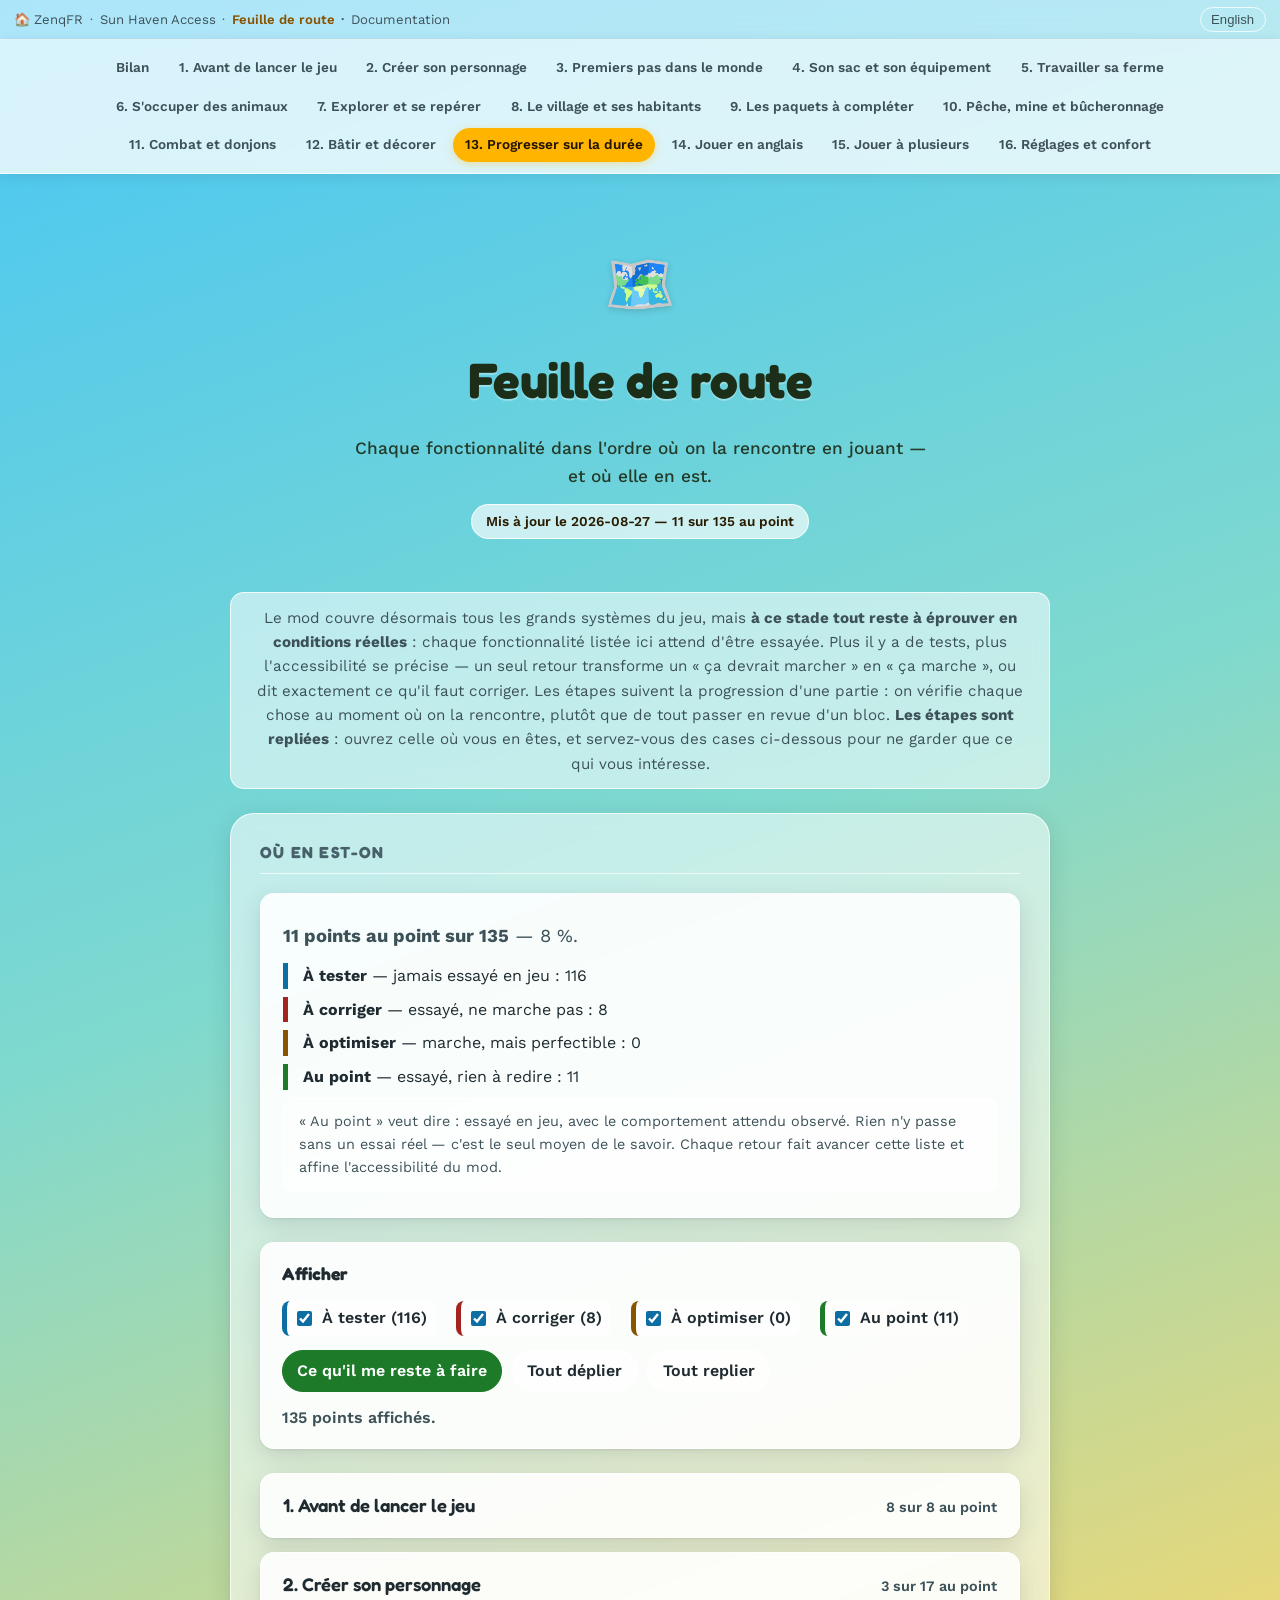
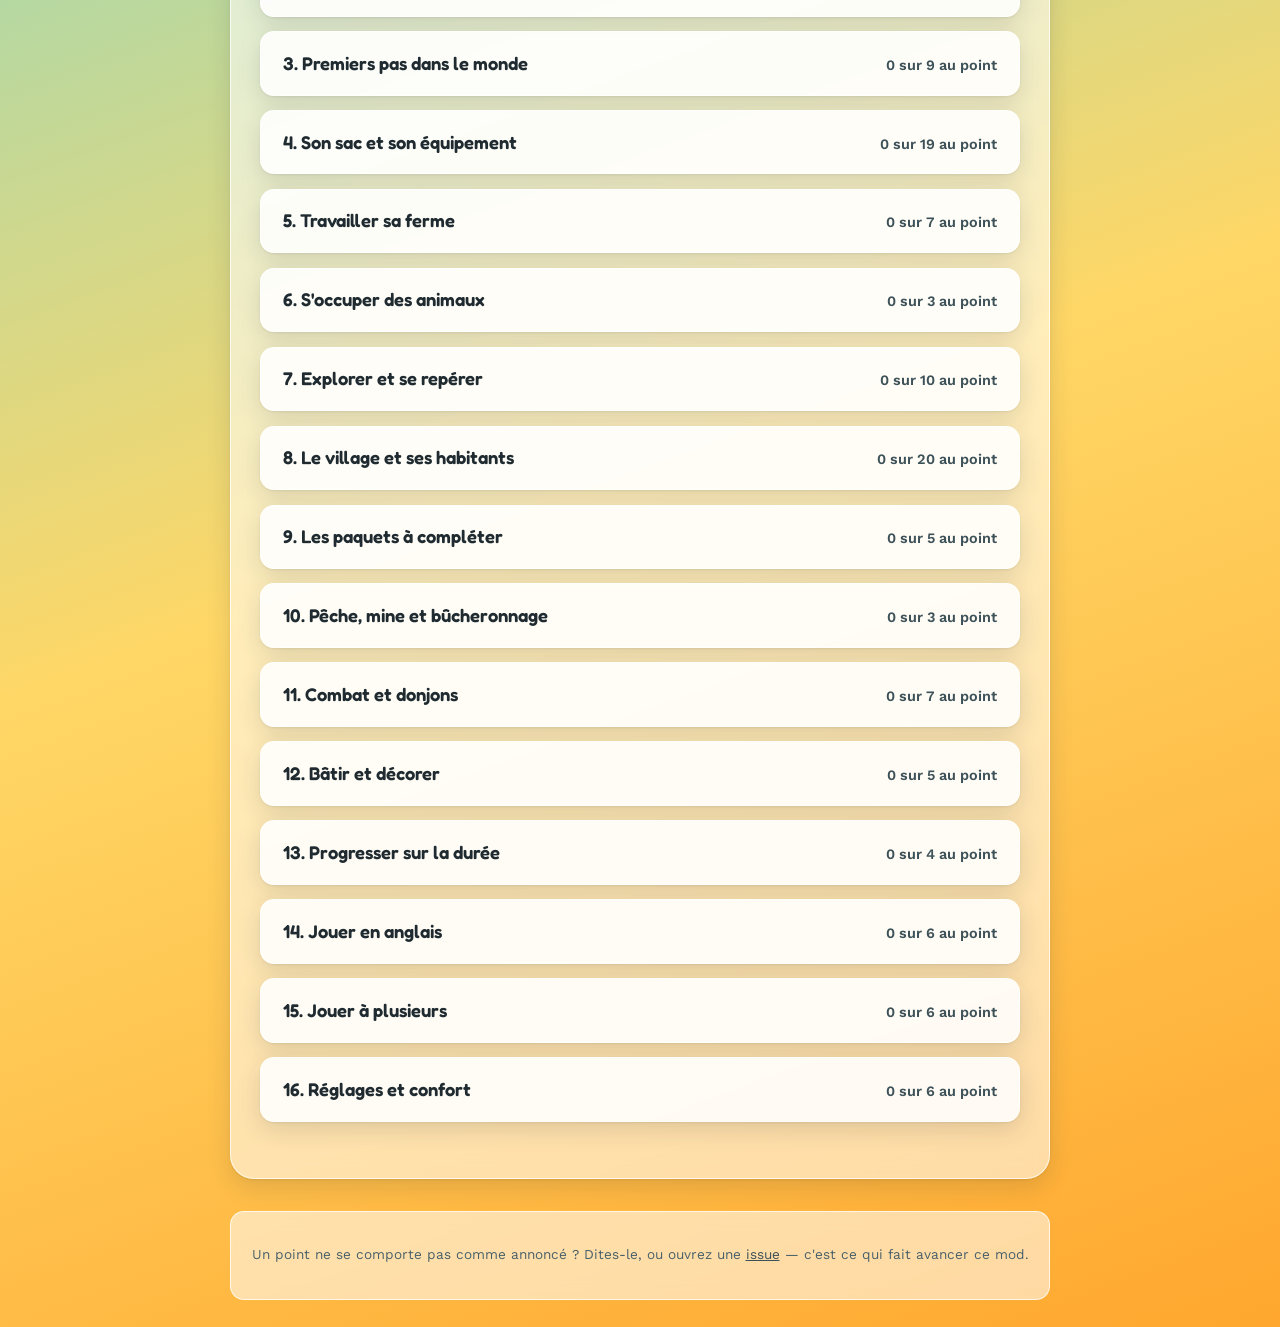
<file: roadmap.html>
<!doctype html>
<html lang="fr">
<head>
<meta charset="utf-8">
<meta name="viewport" content="width=device-width, initial-scale=1">
<title>Feuille de route — Sun Haven Access</title>
<meta name="description" content="Feuille de route de Sun Haven Access : chaque fonctionnalité, dans l'ordre où on la rencontre en jouant, avec son état — à tester, à corriger, à optimiser, ou au point.">
<link rel="canonical" href="https://zenqfr.github.io/SunHavenAccess/roadmap.html">
<meta name="robots" content="index, follow">
<link rel="icon" href="data:image/svg+xml,%3Csvg xmlns='http://www.w3.org/2000/svg' viewBox='0 0 100 100'%3E%3Ctext y='.85em' font-size='90'%3E%F0%9F%97%BA%3C/text%3E%3C/svg%3E">
<meta property="og:type" content="website">
<meta property="og:title" content="Feuille de route — Sun Haven Access">
<meta property="og:description" content="Chaque fonctionnalité dans l'ordre où on la rencontre en jouant, avec son état.">
<meta property="og:url" content="https://zenqfr.github.io/SunHavenAccess/roadmap.html">
<meta property="og:locale" content="fr_FR">
<meta property="og:locale:alternate" content="en_US">
<meta name="twitter:card" content="summary">
<link rel="preconnect" href="https://fonts.googleapis.com">
<link rel="preconnect" href="https://fonts.gstatic.com" crossorigin>
<link href="https://fonts.googleapis.com/css2?family=Fredoka:wght@500;600;700&family=Work+Sans:wght@400;500;600;700&display=swap" rel="stylesheet">
<link rel="stylesheet" href="style.css?v=18">
</head>
<body>
<a class="skip-link" href="#main">
  <span data-lang="fr">Aller au contenu</span><span data-lang="en" hidden>Skip to content</span>
</a>

<nav class="portfolio-bar" aria-label="Mes autres projets">
  <ul>
    <li><a href="https://zenqfr.github.io/">🏠 ZenqFR</a></li>
    <li><a href="index.html">Sun Haven Access</a></li>
    <li aria-current="page"><span data-lang="fr">Feuille de route</span><span data-lang="en" hidden>Roadmap</span></li>
    <li><a href="docs.html"><span data-lang="fr">Documentation</span><span data-lang="en" hidden>Documentation</span></a></li>
  </ul>
  <button type="button" id="lang-toggle" aria-label="Switch language / Changer de langue">English</button>
</nav>

<nav class="quick-nav" aria-label="Navigation rapide">
  <a href="#bilan" data-section="bilan"><span data-lang="fr">Bilan</span><span data-lang="en" hidden>Summary</span></a>
  <a href="#avant" data-section="avant"><span data-lang="fr">1. Avant de lancer le jeu</span><span data-lang="en" hidden>1. Before launching the game</span></a>
  <a href="#personnage" data-section="personnage"><span data-lang="fr">2. Créer son personnage</span><span data-lang="en" hidden>2. Creating your character</span></a>
  <a href="#premiers-pas" data-section="premiers-pas"><span data-lang="fr">3. Premiers pas dans le monde</span><span data-lang="en" hidden>3. First steps in the world</span></a>
  <a href="#sac" data-section="sac"><span data-lang="fr">4. Son sac et son équipement</span><span data-lang="en" hidden>4. Your bag and gear</span></a>
  <a href="#ferme" data-section="ferme"><span data-lang="fr">5. Travailler sa ferme</span><span data-lang="en" hidden>5. Working your farm</span></a>
  <a href="#animaux" data-section="animaux"><span data-lang="fr">6. S'occuper des animaux</span><span data-lang="en" hidden>6. Looking after the animals</span></a>
  <a href="#explorer" data-section="explorer"><span data-lang="fr">7. Explorer et se repérer</span><span data-lang="en" hidden>7. Exploring and finding your way</span></a>
  <a href="#village" data-section="village"><span data-lang="fr">8. Le village et ses habitants</span><span data-lang="en" hidden>8. The village and its people</span></a>
  <a href="#paquets" data-section="paquets"><span data-lang="fr">9. Les paquets à compléter</span><span data-lang="en" hidden>9. Bundles to complete</span></a>
  <a href="#metiers" data-section="metiers"><span data-lang="fr">10. Pêche, mine et bûcheronnage</span><span data-lang="en" hidden>10. Fishing, mining and logging</span></a>
  <a href="#combat" data-section="combat"><span data-lang="fr">11. Combat et donjons</span><span data-lang="en" hidden>11. Combat and dungeons</span></a>
  <a href="#batir" data-section="batir"><span data-lang="fr">12. Bâtir et décorer</span><span data-lang="en" hidden>12. Building and decorating</span></a>
  <a href="#progresser" data-section="progresser"><span data-lang="fr">13. Progresser sur la durée</span><span data-lang="en" hidden>13. Progressing over time</span></a>
  <a href="#langue" data-section="langue"><span data-lang="fr">14. Jouer en anglais</span><span data-lang="en" hidden>14. Playing in English</span></a>
  <a href="#cooperation" data-section="cooperation"><span data-lang="fr">15. Jouer à plusieurs</span><span data-lang="en" hidden>15. Playing together</span></a>
  <a href="#reglages" data-section="reglages"><span data-lang="fr">16. Réglages et confort</span><span data-lang="en" hidden>16. Settings and comfort</span></a>
</nav>

<header>
  <span class="emoji" aria-hidden="true">🗺️</span>
  <h1><span data-lang="fr">Feuille de route</span><span data-lang="en" hidden>Roadmap</span></h1>
  <p class="tagline">
    <span data-lang="fr">Chaque fonctionnalité dans l'ordre où on la rencontre en jouant — et où elle en est.</span>
    <span data-lang="en" hidden>Every feature in the order you meet it while playing — and where it stands.</span>
  </p>
  <span class="status-pill">
    <span data-lang="fr">Mis à jour le 2026-08-27 — 11 sur 135 au point</span>
    <span data-lang="en" hidden>Updated 2026-08-27 — 11 of 135 solid</span>
  </span>
</header>

<p class="intro">
  <span data-lang="fr">Le mod couvre désormais tous les grands systèmes du jeu, mais <strong>à ce stade tout reste à éprouver en conditions réelles</strong> : chaque fonctionnalité listée ici attend d'être essayée. Plus il y a de tests, plus l'accessibilité se précise — un seul retour transforme un « ça devrait marcher » en « ça marche », ou dit exactement ce qu'il faut corriger. Les étapes suivent la progression d'une partie : on vérifie chaque chose au moment où on la rencontre, plutôt que de tout passer en revue d'un bloc. <strong>Les étapes sont repliées</strong> : ouvrez celle où vous en êtes, et servez-vous des cases ci-dessous pour ne garder que ce qui vous intéresse.</span>
  <span data-lang="en" hidden>The mod now covers every major system in the game, but <strong>at this stage everything still needs proving in real conditions</strong>: every feature listed here is waiting to be tried. The more testing it gets, the sharper the accessibility becomes — a single report turns "it should work" into "it works", or says exactly what needs fixing. The stages follow a playthrough: you check each thing as you meet it, rather than sweeping the whole list at once. <strong>Stages are collapsed</strong>: open the one you're on, and use the boxes below to keep only what you care about.</span>
</p>

<main id="main">

  <h2 class="section-title" id="bilan"><span data-lang="fr">Où en est-on</span><span data-lang="en" hidden>Where things stand</span></h2>
  <div class="card">
    <p class="roadmap-headline"><span data-lang="fr"><strong>11 points au point sur 135</strong> — 8&nbsp;%.</span><span data-lang="en" hidden><strong>11 of 135 solid</strong> — 8%.</span></p>
    <ul class="legend-list">
      <li class="legend-todo"><strong><span data-lang="fr">À tester</span><span data-lang="en" hidden>To test</span></strong> — <span data-lang="fr">jamais essayé en jeu&nbsp;: 116</span><span data-lang="en" hidden>never tried in game: 116</span></li>
      <li class="legend-fix"><strong><span data-lang="fr">À corriger</span><span data-lang="en" hidden>Broken</span></strong> — <span data-lang="fr">essayé, ne marche pas&nbsp;: 8</span><span data-lang="en" hidden>tried, doesn't work: 8</span></li>
      <li class="legend-optimize"><strong><span data-lang="fr">À optimiser</span><span data-lang="en" hidden>Needs work</span></strong> — <span data-lang="fr">marche, mais perfectible&nbsp;: 0</span><span data-lang="en" hidden>works, but could be better: 0</span></li>
      <li class="legend-ok"><strong><span data-lang="fr">Au point</span><span data-lang="en" hidden>Solid</span></strong> — <span data-lang="fr">essayé, rien à redire&nbsp;: 11</span><span data-lang="en" hidden>tried, nothing to add: 11</span></li>
    </ul>
    <p class="note"><span data-lang="fr">« Au point » veut dire : essayé en jeu, avec le comportement attendu observé. Rien n'y passe sans un essai réel — c'est le seul moyen de le savoir. Chaque retour fait avancer cette liste et affine l'accessibilité du mod.</span><span data-lang="en" hidden>"Solid" means: tried in game, with the expected behaviour observed. Nothing gets there without a real trial — that is the only way to know. Every report moves this list along and sharpens the mod's accessibility.</span></p>
  </div>

  <section class="filters" aria-labelledby="filters-title">
    <h2 class="filters-title" id="filters-title"><span data-lang="fr">Afficher</span><span data-lang="en" hidden>Show</span></h2>
    <div class="filter-boxes">
      <label class="filter-box filter-todo"><input type="checkbox" data-filter="todo" checked> <span data-lang="fr">À tester (116)</span><span data-lang="en" hidden>To test (116)</span></label>
      <label class="filter-box filter-fix"><input type="checkbox" data-filter="fix" checked> <span data-lang="fr">À corriger (8)</span><span data-lang="en" hidden>Broken (8)</span></label>
      <label class="filter-box filter-optimize"><input type="checkbox" data-filter="optimize" checked> <span data-lang="fr">À optimiser (0)</span><span data-lang="en" hidden>Needs work (0)</span></label>
      <label class="filter-box filter-ok"><input type="checkbox" data-filter="ok" checked> <span data-lang="fr">Au point (11)</span><span data-lang="en" hidden>Solid (11)</span></label>
    </div>
    <div class="filter-actions">
      <button type="button" id="filter-remaining"><span data-lang="fr">Ce qu'il me reste à faire</span><span data-lang="en" hidden>What's left to do</span></button>
      <button type="button" id="expand-all"><span data-lang="fr">Tout déplier</span><span data-lang="en" hidden>Expand all</span></button>
      <button type="button" id="collapse-all"><span data-lang="fr">Tout replier</span><span data-lang="en" hidden>Collapse all</span></button>
    </div>
    <p class="filter-result" id="filter-result" role="status" aria-live="polite"><span data-lang="fr"></span><span data-lang="en" hidden></span></p>
  </section>

  <details class="stage" id="avant" data-stage data-done="8" data-total="8">
    <summary>
      <span class="stage-name"><span data-lang="fr">1. Avant de lancer le jeu</span><span data-lang="en" hidden>1. Before launching the game</span></span>
      <span class="stage-count" data-stage-count><span data-lang="fr">8 sur 8 au point</span><span data-lang="en" hidden>8 of 8 solid</span></span>
    </summary>
    <div class="stage-body">
      <p class="stage-intro"><span data-lang="fr">Installer, et vérifier que le mod se charge. Si ça échoue ici, rien d'autre ne peut marcher.</span><span data-lang="en" hidden>Install, and confirm the mod loads. If this fails, nothing else can work.</span></p>
      <ol class="roadmap-list">
        <li class="roadmap-item status-ok" id="avant-installateur-clavier" data-status="ok">
          <p class="status-line"><span class="status-tag"><span data-lang="fr">Au point</span><span data-lang="en" hidden>Solid</span></span></p>
          <p><strong><span data-lang="fr">Touche&nbsp;:</span><span data-lang="en" hidden>Key:</span></strong> — — <span data-lang="fr">Lancer l'installateur et parcourir tous les contrôles au clavier.</span><span data-lang="en" hidden>Run the installer and tab through every control.</span></p>
          <p><strong><span data-lang="fr">Attendu&nbsp;:</span><span data-lang="en" hidden>Expected:</span></strong> <span data-lang="fr">Chaque contrôle est nommé, l'ordre de tabulation suit la lecture, et le compte rendu se relit aux flèches.</span><span data-lang="en" hidden>Every control is named, tab order follows reading order, and the report re-reads with the arrows.</span></p>
        </li>
        <li class="roadmap-item status-ok" id="avant-installateur-smartscreen" data-status="ok">
          <p class="status-line"><span class="status-tag"><span data-lang="fr">Au point</span><span data-lang="en" hidden>Solid</span></span></p>
          <p><strong><span data-lang="fr">Touche&nbsp;:</span><span data-lang="en" hidden>Key:</span></strong> — — <span data-lang="fr">Passer l'avertissement SmartScreen de Windows.</span><span data-lang="en" hidden>Get past the Windows SmartScreen warning.</span></p>
          <p><strong><span data-lang="fr">Attendu&nbsp;:</span><span data-lang="en" hidden>Expected:</span></strong> <span data-lang="fr">« Informations complémentaires » puis « Exécuter quand même » sont trouvables au lecteur d'écran.</span><span data-lang="en" hidden>"More info" then "Run anyway" are findable with a screen reader.</span></p>
        </li>
        <li class="roadmap-item status-ok" id="avant-installateur-detection" data-status="ok">
          <p class="status-line"><span class="status-tag"><span data-lang="fr">Au point</span><span data-lang="en" hidden>Solid</span></span></p>
          <p><strong><span data-lang="fr">Touche&nbsp;:</span><span data-lang="en" hidden>Key:</span></strong> — — <span data-lang="fr">Regarder si le jeu est trouvé tout seul.</span><span data-lang="en" hidden>See whether the game is found automatically.</span></p>
          <p><strong><span data-lang="fr">Attendu&nbsp;:</span><span data-lang="en" hidden>Expected:</span></strong> <span data-lang="fr">Le chemin de Sun Haven est prérempli sans rien saisir.</span><span data-lang="en" hidden>Sun Haven's path is pre-filled with no input.</span></p>
        </li>
        <li class="roadmap-item status-ok" id="avant-installateur-mise-a-jour" data-status="ok">
          <p class="status-line"><span class="status-tag"><span data-lang="fr">Au point</span><span data-lang="en" hidden>Solid</span></span></p>
          <p><strong><span data-lang="fr">Touche&nbsp;:</span><span data-lang="en" hidden>Key:</span></strong> — — <span data-lang="fr">Relancer l'installateur alors que le mod est déjà installé.</span><span data-lang="en" hidden>Run the installer again with the mod already installed.</span></p>
          <p><strong><span data-lang="fr">Attendu&nbsp;:</span><span data-lang="en" hidden>Expected:</span></strong> <span data-lang="fr">Le bouton principal annonce « Mettre à jour le mod » et non « Installer ». Après une désinstallation, il redevient « Installer ».</span><span data-lang="en" hidden>The main button announces "Update the mod", not "Install". After an uninstall it becomes "Install" again.</span></p>
        </li>
        <li class="roadmap-item status-ok is-critical" id="avant-chargement" data-status="ok">
          <p class="status-line"><span class="status-tag"><span data-lang="fr">Au point</span><span data-lang="en" hidden>Solid</span></span> <span class="crit-tag"><span data-lang="fr">à vérifier en priorité</span><span data-lang="en" hidden>check this first</span></span></p>
          <p><strong><span data-lang="fr">Touche&nbsp;:</span><span data-lang="en" hidden>Key:</span></strong> — — <span data-lang="fr">Lancer Sun Haven.</span><span data-lang="en" hidden>Launch Sun Haven.</span></p>
          <p><strong><span data-lang="fr">Attendu&nbsp;:</span><span data-lang="en" hidden>Expected:</span></strong> <span data-lang="fr">Un message vocal annonce que le mod est chargé et rappelle la touche d'aide.</span><span data-lang="en" hidden>A spoken message says the mod loaded and names the help key.</span></p>
        </li>
        <li class="roadmap-item status-ok" id="avant-test-son" data-status="ok">
          <p class="status-line"><span class="status-tag"><span data-lang="fr">Au point</span><span data-lang="en" hidden>Solid</span></span></p>
          <p><strong><span data-lang="fr">Touche&nbsp;:</span><span data-lang="en" hidden>Key:</span></strong> F11 — <span data-lang="fr">Appuyer sur F11.</span><span data-lang="en" hidden>Press F11.</span></p>
          <p><strong><span data-lang="fr">Attendu&nbsp;:</span><span data-lang="en" hidden>Expected:</span></strong> <span data-lang="fr">Un son Windows se fait entendre, indépendamment de la synthèse vocale — pour distinguer « mod pas chargé » de « lecteur d'écran muet ».</span><span data-lang="en" hidden>A Windows sound plays, independently of speech — to tell "mod not loaded" from "screen reader silent".</span></p>
        </li>
        <li class="roadmap-item status-ok" id="avant-aide" data-status="ok">
          <p class="status-line"><span class="status-tag"><span data-lang="fr">Au point</span><span data-lang="en" hidden>Solid</span></span></p>
          <p><strong><span data-lang="fr">Touche&nbsp;:</span><span data-lang="en" hidden>Key:</span></strong> F1 — <span data-lang="fr">Appuyer sur F1, parcourir les rubriques aux flèches, puis fermer avec Échap ou F1.</span><span data-lang="en" hidden>Press F1, browse the topics with the arrows, then close with Escape or F1.</span></p>
          <p><strong><span data-lang="fr">Attendu&nbsp;:</span><span data-lang="en" hidden>Expected:</span></strong> <span data-lang="fr">Un menu d'aide s'ouvre et annonce le nombre de rubriques. Les flèches passent d'une rubrique à la suivante, une seule est lue à la fois, et un bip signale les extrémités. Origine et Fin vont à la première et à la dernière. F1 est aussi une émote du jeu, le personnage fera donc un geste en plus.</span><span data-lang="en" hidden>A help menu opens and announces how many topics there are. The arrows move between topics, only one is read at a time, and a beep marks the ends. Home and End jump to first and last. F1 is also a game emote, so the character will gesture too.</span></p>
          <details class="item-note">
            <summary><span data-lang="fr">Pourquoi, et ce qui a déjà été dit</span><span data-lang="en" hidden>Why, and what was already reported</span></summary>
            <p><span data-lang="fr">Validé en jeu : rien à redire.</span><span data-lang="en" hidden>Verified in game: nothing to add.</span></p>
          </details>
        </li>
        <li class="roadmap-item status-ok" id="avant-menu-raccourcis" data-status="ok">
          <p class="status-line"><span class="status-tag"><span data-lang="fr">Au point</span><span data-lang="en" hidden>Solid</span></span></p>
          <p><strong><span data-lang="fr">Touche&nbsp;:</span><span data-lang="en" hidden>Key:</span></strong> Suppr — <span data-lang="fr">Ouvrir le menu des raccourcis, le parcourir, réassigner une touche.</span><span data-lang="en" hidden>Open the shortcuts menu, browse it, reassign a key.</span></p>
          <p><strong><span data-lang="fr">Attendu&nbsp;:</span><span data-lang="en" hidden>Expected:</span></strong> <span data-lang="fr">Chaque raccourci est annoncé avec son libellé et sa touche, et se change sans quitter le jeu.</span><span data-lang="en" hidden>Each shortcut is announced with label and key, and changes without leaving the game.</span></p>
        </li>
      </ol>
    </div>
  </details>

  <details class="stage" id="personnage" data-stage data-done="3" data-total="17">
    <summary>
      <span class="stage-name"><span data-lang="fr">2. Créer son personnage</span><span data-lang="en" hidden>2. Creating your character</span></span>
      <span class="stage-count" data-stage-count><span data-lang="fr">3 sur 17 au point</span><span data-lang="en" hidden>3 of 17 solid</span></span>
    </summary>
    <div class="stage-body">
      <p class="stage-intro"><span data-lang="fr">Le tout premier écran d'une nouvelle partie. Il était totalement muet avant le mod : impossible de commencer à jouer.</span><span data-lang="en" hidden>The very first screen of a new game. It was completely silent before the mod: you simply couldn't start playing.</span></p>
      <ol class="roadmap-list">
        <li class="roadmap-item status-ok" id="personnage-menu-principal" data-status="ok">
          <p class="status-line"><span class="status-tag"><span data-lang="fr">Au point</span><span data-lang="en" hidden>Solid</span></span></p>
          <p><strong><span data-lang="fr">Touche&nbsp;:</span><span data-lang="en" hidden>Key:</span></strong> Flèches, Entrée — <span data-lang="fr">Naviguer dans le menu principal et l'écran de sauvegarde.</span><span data-lang="en" hidden>Navigate the main menu and the save screen.</span></p>
          <p><strong><span data-lang="fr">Attendu&nbsp;:</span><span data-lang="en" hidden>Expected:</span></strong> <span data-lang="fr">Les boutons sont nommés, et chaque sauvegarde annonce son résumé.</span><span data-lang="en" hidden>Buttons are named, and each save announces its summary.</span></p>
        </li>
        <li class="roadmap-item status-todo is-critical" id="personnage-reglages-liste" data-status="todo">
          <p class="status-line"><span class="status-tag"><span data-lang="fr">À tester</span><span data-lang="en" hidden>To test</span></span> <span class="crit-tag"><span data-lang="fr">à vérifier en priorité</span><span data-lang="en" hidden>check this first</span></span></p>
          <p><strong><span data-lang="fr">Touche&nbsp;:</span><span data-lang="en" hidden>Key:</span></strong> Pavé 8 — <span data-lang="fr">Ouvrir les réglages en liste, parcourir les options aux flèches haut et bas, en changer une avec gauche et droite. Essayer une case à cocher, un curseur et une liste déroulante.</span><span data-lang="en" hidden>Open the settings list, browse options with up and down, change one with left and right. Try a checkbox, a slider and a dropdown.</span></p>
          <p><strong><span data-lang="fr">Attendu&nbsp;:</span><span data-lang="en" hidden>Expected:</span></strong> <span data-lang="fr">Chaque option est annoncée avec son nom ET sa valeur. Gauche et droite changent la valeur sur place, sans quitter la ligne. Les curseurs s'annoncent en pour cent. Les réglages du mod figurent en tête de liste.</span><span data-lang="en" hidden>Each option is announced with its name AND its value. Left and right change the value in place, without leaving the line. Sliders are announced as percentages. The mod's own settings come first.</span></p>
          <details class="item-note">
            <summary><span data-lang="fr">Pourquoi, et ce qui a déjà été dit</span><span data-lang="en" hidden>Why, and what was already reported</span></summary>
            <p><span data-lang="fr">Les réglages du mod — bip de bord, navigation directionnelle, mode bref — ne se changeaient jusqu'ici qu'en éditant le fichier de configuration à la main. Les contrôles du jeu sont pilotés directement, donc c'est lui qui applique et enregistre.</span><span data-lang="en" hidden>The mod's own settings — edge beep, directional navigation, brief mode — could until now only be changed by hand-editing the config file. The game's controls are driven directly, so the game applies and saves them.</span></p>
          </details>
        </li>
        <li class="roadmap-item status-ok is-critical" id="personnage-menu-principal-focus" data-status="ok">
          <p class="status-line"><span class="status-tag"><span data-lang="fr">Au point</span><span data-lang="en" hidden>Solid</span></span> <span class="crit-tag"><span data-lang="fr">à vérifier en priorité</span><span data-lang="en" hidden>check this first</span></span></p>
          <p><strong><span data-lang="fr">Touche&nbsp;:</span><span data-lang="en" hidden>Key:</span></strong> — — <span data-lang="fr">Lancer le jeu et écouter sans rien presser, puis appuyer une fois sur la flèche du bas.</span><span data-lang="en" hidden>Launch the game and listen without pressing anything, then press the down arrow once.</span></p>
          <p><strong><span data-lang="fr">Attendu&nbsp;:</span><span data-lang="en" hidden>Expected:</span></strong> <span data-lang="fr">Le premier bouton du menu — Jouer, ou Continuer si une partie existe — est annoncé d'emblée. La première flèche déplace ensuite d'UN cran, pas depuis le bas de la liste.</span><span data-lang="en" hidden>The menu's first button — Play, or Continue if a save exists — is announced straight away. The first arrow then moves by ONE step, not from the bottom of the list.</span></p>
          <details class="item-note">
            <summary><span data-lang="fr">Pourquoi, et ce qui a déjà été dit</span><span data-lang="en" hidden>Why, and what was already reported</span></summary>
            <p><span data-lang="fr">Rapporté en jeu : on arrivait tout en bas. Le jeu ne sélectionne rien de lui-même sur cet écran, il attend la souris ; le mod ne prenait donc la main qu'à la première flèche, qui déplaçait déjà la sélection depuis nulle part. Le bouton est choisi par sa POSITION — le plus haut — et non par son texte : « Jouer » devient « Continuer » quand une partie existe, et se traduit. DEUXIÈME DÉFAUT, signalé depuis : la flèche du bas annonçait « Pixelsprout Studios », et il fallait remonter plusieurs fois pour trouver « Jouer ». Le logo du studio est un élément cliquable posé PLUS HAUT que les boutons du menu, mais hors de celui-ci : trié par position, il passait donc devant. Aucune règle géométrique ne pouvait le distinguer d'un vrai bouton — c'est l'appartenance au panneau qui le fait, et le jeu la connaît. La navigation se limite désormais au panneau que MainMenuController tient pour ouvert.</span><span data-lang="en" hidden>Reported in game: you landed at the very bottom. The game selects nothing itself on this screen, it waits for the mouse; the mod only took over at the first arrow, which already moved the selection from nowhere. The button is chosen by POSITION — topmost — not by its text: "Play" becomes "Continue" when a save exists, and it is translated. SECOND DEFECT, reported since: the down arrow announced "Pixelsprout Studios", and you had to go back up several times to find "Play". The studio logo is a clickable element placed HIGHER than the menu buttons but outside the menu: sorted by position, it came first. No geometric rule could tell it from a real button — belonging to the panel does, and the game knows it. Navigation is now limited to the panel MainMenuController holds as open.</span></p>
          </details>
        </li>
        <li class="roadmap-item status-ok is-critical" id="personnage-menu-principal-regression" data-status="ok">
          <p class="status-line"><span class="status-tag"><span data-lang="fr">Au point</span><span data-lang="en" hidden>Solid</span></span> <span class="crit-tag"><span data-lang="fr">à vérifier en priorité</span><span data-lang="en" hidden>check this first</span></span></p>
          <p><strong><span data-lang="fr">Touche&nbsp;:</span><span data-lang="en" hidden>Key:</span></strong> Flèches — <span data-lang="fr">Parcourir le menu principal du jeu aux flèches.</span><span data-lang="en" hidden>Browse the game's main menu with the arrows.</span></p>
          <p><strong><span data-lang="fr">Attendu&nbsp;:</span><span data-lang="en" hidden>Expected:</span></strong> <span data-lang="fr">Tous les boutons sont atteignables et nommés, au moins aussi bien qu'avant.</span><span data-lang="en" hidden>Every button is reachable and named, at least as well as before.</span></p>
          <details class="item-note">
            <summary><span data-lang="fr">Pourquoi, et ce qui a déjà été dit</span><span data-lang="en" hidden>Why, and what was already reported</span></summary>
            <p><span data-lang="fr">RÉGRESSION que j'ai introduite : le test « élément réellement à l'écran », ajouté pour écarter les panneaux des autres onglets, écartait aussi des boutons parfaitement visibles quand la conversion de coordonnées ne convenait pas à ce canevas. Corrigé — le test ne peut plus vider un écran : s'il ne laisse rien, on garde tout. Un écran inatteignable est bien pire que quelques éléments de trop.</span><span data-lang="en" hidden>A REGRESSION I introduced: the "element actually on screen" test, added to exclude other tabs' panels, was also excluding perfectly visible buttons when the coordinate conversion didn't suit that canvas. Fixed — the test can no longer empty a screen: if it leaves nothing, everything is kept. An unreachable screen is far worse than a few extra elements.</span></p>
          </details>
        </li>
        <li class="roadmap-item status-todo is-critical" id="personnage-sauvegardes-liste" data-status="todo">
          <p class="status-line"><span class="status-tag"><span data-lang="fr">À tester</span><span data-lang="en" hidden>To test</span></span> <span class="crit-tag"><span data-lang="fr">à vérifier en priorité</span><span data-lang="en" hidden>check this first</span></span></p>
          <p><strong><span data-lang="fr">Touche&nbsp;:</span><span data-lang="en" hidden>Key:</span></strong> Pavé 3 — <span data-lang="fr">Sur l'écran de choix de personnage, ouvrir les sauvegardes en liste, choisir une partie, puis Charger. Réessayer sur un emplacement vide.</span><span data-lang="en" hidden>On the character select screen, open the saves as a list, pick a game, then Load. Try again on an empty slot.</span></p>
          <p><strong><span data-lang="fr">Attendu&nbsp;:</span><span data-lang="en" hidden>Expected:</span></strong> <span data-lang="fr">Une ligne par partie : nom et date. Valider propose « Charger la partie de X » ou « Supprimer la partie de X », l'action nommée avec la partie. Un emplacement vide lance directement une nouvelle partie.</span><span data-lang="en" hidden>One line per game: name and date. Confirming offers "Load X's game" or "Delete X's game", the action named with the game. An empty slot starts a new game directly.</span></p>
          <details class="item-note">
            <summary><span data-lang="fr">Pourquoi, et ce qui a déjà été dit</span><span data-lang="en" hidden>Why, and what was already reported</span></summary>
            <p><span data-lang="fr">L'écran affiche chaque sauvegarde comme une fiche avec deux boutons quelque part dedans ; en suivant la mise en page, rien ne dit à quelle partie appartient le bouton où l'on se trouve. Les deux boutons déclenchés sont ceux du jeu, donc c'est lui qui charge, supprime, et impose sa confirmation.</span><span data-lang="en" hidden>The screen shows each save as a card with two buttons somewhere inside it; following the layout, nothing tells you which save the button you are on belongs to. The two buttons triggered are the game's own, so it loads, deletes, and imposes its own confirmation.</span></p>
          </details>
        </li>
        <li class="roadmap-item status-todo is-critical" id="personnage-sauvegardes-auto" data-status="todo">
          <p class="status-line"><span class="status-tag"><span data-lang="fr">À tester</span><span data-lang="en" hidden>To test</span></span> <span class="crit-tag"><span data-lang="fr">à vérifier en priorité</span><span data-lang="en" hidden>check this first</span></span></p>
          <p><strong><span data-lang="fr">Touche&nbsp;:</span><span data-lang="en" hidden>Key:</span></strong> — — <span data-lang="fr">Arriver sur l'écran de choix de personnage PAR LES DEUX CHEMINS : directement depuis le menu principal, puis par Jouer, Solo, Charger un personnage. Dans chaque cas, ne toucher à rien, puis fermer avec Échap et rouvrir avec Pavé 3.</span><span data-lang="en" hidden>Reach the character select screen BY BOTH ROUTES: straight from the main menu, then via Play, Solo, Load a character. Each time, touch nothing, then close with Escape and reopen with Numpad 3.</span></p>
          <p><strong><span data-lang="fr">Attendu&nbsp;:</span><span data-lang="en" hidden>Expected:</span></strong> <span data-lang="fr">La liste des parties s'ouvre toute seule, sans raccourci à connaître, et contient TOUTES vos sauvegardes — y compris celles qui ne tiennent pas dans le cadre et qu'il faudrait faire défiler à la souris. Échap la referme et rend l'écran normal ; Pavé 3 la rouvre.</span><span data-lang="en" hidden>The list of games opens by itself, with no shortcut to know, and holds ALL your saves — including those that don't fit in the frame and would need scrolling with the mouse. Escape closes it and gives back the normal screen; Numpad 3 reopens it.</span></p>
          <details class="item-note">
            <summary><span data-lang="fr">Pourquoi, et ce qui a déjà été dit</span><span data-lang="en" hidden>Why, and what was already reported</span></summary>
            <p><span data-lang="fr">C'est le premier écran après le menu principal : devoir s'y souvenir d'un raccourci pour choisir sa partie, c'est buter dès la première minute. DÉFAUT SIGNALÉ ET CORRIGÉ : la liste ne s'ouvrait jamais seule. Je repérais l'écran en comptant les fiches trouvées dans toute la scène, alors qu'elles ne sont pas encore là — ou pas encore actives — au moment où l'écran s'ouvre. DEUX fausses pistes avant la bonne, notées pour qu'on n'y retourne pas. D'abord « y a-t-il des fiches dans la scène » : le menu principal en garde en permanence, hors champ, donc la réponse était vraie dès la première image et la transition « on vient d'arriver » ne se produisait jamais. Ensuite « l'objet loadCharacterMenu est-il actif » : exact pour un chemin, faux pour l'autre — le jeu mène à cet écran par deux routes, et restreindre la recherche à cet objet a du même coup cassé la touche Pavé 3. Ce qui vaut dans tous les cas est ce que le joueur voit : des fiches réellement À L'ÉCRAN. Le repli « si le test de présence ne laisse rien, on garde tout » est volontairement écarté pour la détection — il ramènerait le premier bug — mais conservé quand le joueur appuie sur la touche, puisqu'il nous dit alors où il est. TROISIÈME DÉFAUT, signalé depuis : avec plus de deux personnages, seuls deux apparaissaient. La liste défile, et je ne gardais que les fiches tenant dans le cadre — les autres, parfaitement réelles, étaient simplement plus bas. Une fiche visible sert désormais à identifier la LISTE, pas à en dresser le contenu : on remonte à son conteneur et on prend toutes ses sœurs, défilées ou non, dans l'ordre des frères plutôt que par position à l'écran, qui ne veut plus rien dire une fois défilée.</span><span data-lang="en" hidden>This is the first screen after the main menu: having to remember a shortcut there just to pick your game means stumbling in the first minute. TWO wrong turns before the right one, noted so we don't take them again. First "are there save cards in the scene": the main menu keeps some permanently, off-screen, so the answer was true from the first frame and the "we just arrived" transition never happened. Then "is the loadCharacterMenu object active": right for one route, wrong for the other — the game reaches this screen two ways, and scoping the search to that object also broke the Numpad 3 key. What holds in every case is what the player sees: cards actually ON SCREEN. The usual "if the presence test leaves nothing, keep everything" fallback is deliberately dropped for detection — it would bring back the first bug — but kept when the player presses the key, since they are telling us where they are. THIRD DEFECT, reported since: with more than two characters, only two showed up. The list scrolls, and I was keeping only the cards that fit in the frame — the others, perfectly real, were simply further down. A visible card now serves to identify the LIST, not to enumerate its contents: we walk up to its container and take all its siblings, scrolled or not, in sibling order rather than by screen position, which means nothing once scrolled.</span></p>
          </details>
        </li>
        <li class="roadmap-item status-todo is-critical" id="personnage-sauvegardes-suppression" data-status="todo">
          <p class="status-line"><span class="status-tag"><span data-lang="fr">À tester</span><span data-lang="en" hidden>To test</span></span> <span class="crit-tag"><span data-lang="fr">à vérifier en priorité</span><span data-lang="en" hidden>check this first</span></span></p>
          <p><strong><span data-lang="fr">Touche&nbsp;:</span><span data-lang="en" hidden>Key:</span></strong> Entrée — <span data-lang="fr">Choisir une partie, puis « Supprimer ». Écouter la confirmation, la REFUSER une première fois, recommencer et l'accepter.</span><span data-lang="en" hidden>Pick a save, then "Delete". Listen to the confirmation, REFUSE it the first time, then start again and accept.</span></p>
          <p><strong><span data-lang="fr">Attendu&nbsp;:</span><span data-lang="en" hidden>Expected:</span></strong> <span data-lang="fr">La question du jeu est lue, et la sélection est posée sur son premier bouton — accepter ou refuser se fait aux flèches, sans rien chercher. Dans les deux cas, la liste des sauvegardes se rouvre ensuite, à jour.</span><span data-lang="en" hidden>The game's question is read out, and the selection lands on its first button — accepting or refusing is done with the arrows, with nothing to hunt for. Either way, the save list reopens afterwards, up to date.</span></p>
          <details class="item-note">
            <summary><span data-lang="fr">Pourquoi, et ce qui a déjà été dit</span><span data-lang="en" hidden>Why, and what was already reported</span></summary>
            <p><span data-lang="fr">Signalé en jeu : la confirmation s'ouvrait sans rien de sélectionné, et après suppression on retombait sur l'écran brut sans liste. La confirmation est câblée dans la scène, sans classe qu'on puisse nommer : on relève donc les boutons AVANT le clic, et celui qui apparaît en plus est la confirmation. Repérer un changement plutôt qu'un type survit à une refonte de cet écran. La liste ne se rouvre qu'une fois la confirmation DISPARUE, jamais après un simple délai : tant qu'elle est là, le joueur répond, et lui voler les flèches juste avant d'effacer une partie serait le pire moment.</span><span data-lang="en" hidden>Reported in game: the confirmation opened with nothing selected, and after deleting you fell back to the raw screen with no list. The confirmation is wired in the scene, with no class to name: so we record the buttons BEFORE the click, and whichever appears on top is the confirmation. Spotting a change rather than a type survives a redesign of this screen. The list only reopens once the confirmation is GONE, never after a mere delay: while it's up the player is answering, and stealing their arrows just before erasing a save would be the worst possible moment.</span></p>
          </details>
        </li>
        <li class="roadmap-item status-todo" id="personnage-sauvegardes-details" data-status="todo">
          <p class="status-line"><span class="status-tag"><span data-lang="fr">À tester</span><span data-lang="en" hidden>To test</span></span></p>
          <p><strong><span data-lang="fr">Touche&nbsp;:</span><span data-lang="en" hidden>Key:</span></strong> Entrée — <span data-lang="fr">Valider une partie dans la liste, puis choisir « Détails complets ».</span><span data-lang="en" hidden>Confirm a game in the list, then choose "Full details".</span></p>
          <p><strong><span data-lang="fr">Attendu&nbsp;:</span><span data-lang="en" hidden>Expected:</span></strong> <span data-lang="fr">Une liste donne la date, l'heure, l'emplacement, les pièces, orbes et tickets, les cinq niveaux de métier et la quête en cours — une entrée à la fois. La date est en FRANÇAIS, pas « Summer 11, Year 1 ».</span><span data-lang="en" hidden>A list gives the date, time, slot, coins, orbs and tickets, the five profession levels and the current quest — one entry at a time. The date is in FRENCH, not "Summer 11, Year 1".</span></p>
          <details class="item-note">
            <summary><span data-lang="fr">Pourquoi, et ce qui a déjà été dit</span><span data-lang="en" hidden>Why, and what was already reported</span></summary>
            <p><span data-lang="fr">« Supprimer » est passée en dernière position, derrière une action inoffensive : valider la première entrée d'une liste est un geste réflexe.</span><span data-lang="en" hidden>"Delete" moved to last place, behind a harmless action: confirming a list's first entry is a reflex.</span></p>
          </details>
        </li>
        <li class="roadmap-item status-todo" id="personnage-chargement-personnage" data-status="todo">
          <p class="status-line"><span class="status-tag"><span data-lang="fr">À tester</span><span data-lang="en" hidden>To test</span></span></p>
          <p><strong><span data-lang="fr">Touche&nbsp;:</span><span data-lang="en" hidden>Key:</span></strong> Flèches — <span data-lang="fr">Ouvrir le menu de chargement d'un personnage et parcourir les sauvegardes.</span><span data-lang="en" hidden>Open the character load menu and browse the saves.</span></p>
          <p><strong><span data-lang="fr">Attendu&nbsp;:</span><span data-lang="en" hidden>Expected:</span></strong> <span data-lang="fr">Chaque sauvegarde est atteignable et annonce de quoi la reconnaître : nom et date. Un emplacement libre annonce qu'il est vide. La touche de description complète ajoute les niveaux et l'or.</span><span data-lang="en" hidden>Each save is reachable and announces enough to recognise it: name, farm, day and season.</span></p>
          <details class="item-note">
            <summary><span data-lang="fr">Pourquoi, et ce qui a déjà été dit</span><span data-lang="en" hidden>Why, and what was already reported</span></summary>
            <p><span data-lang="fr">Retravaillé. Un emplacement libre le dit désormais au lieu de rester muet — on passait devant sans savoir qu'on pouvait y commencer une partie. Et l'annonce est abrégée au nom et à la date, de quoi reconnaître la partie : les cinq niveaux de métier et le montant d'or à chaque déplacement rendaient le parcours interminable. Le détail reste lisible avec la touche de description complète.</span><span data-lang="en" hidden>Reworked. A free slot now says so instead of staying silent — you walked past without knowing you could start a game there. And the announcement is shortened to name and date, enough to recognise the save: five profession levels and a gold amount on every move made browsing endless. The detail stays available on the full-description key.</span></p>
          </details>
        </li>
        <li class="roadmap-item status-todo is-critical" id="personnage-creation-assistant" data-status="todo">
          <p class="status-line"><span class="status-tag"><span data-lang="fr">À tester</span><span data-lang="en" hidden>To test</span></span> <span class="crit-tag"><span data-lang="fr">à vérifier en priorité</span><span data-lang="en" hidden>check this first</span></span></p>
          <p><strong><span data-lang="fr">Touche&nbsp;:</span><span data-lang="en" hidden>Key:</span></strong> — — <span data-lang="fr">Arriver sur l'écran de création de personnage et se laisser guider : choisir une race, un métier, une saison et un jour d'anniversaire, taper un nom, répondre sur l'introduction, puis commencer.</span><span data-lang="en" hidden>Reach the character creation screen and follow the prompts: choose a race, a profession, a birthday season and day, type a name, answer about the introduction, then start.</span></p>
          <p><strong><span data-lang="fr">Attendu&nbsp;:</span><span data-lang="en" hidden>Expected:</span></strong> <span data-lang="fr">Un assistant s'ouvre tout seul et pose QUATRE questions, une liste à la fois. Chaque race est annoncée avec sa description et son atout ; chaque métier avec ses objets de départ. Un récapitulatif est dit avant de lancer. Aucune apparence à régler.</span><span data-lang="en" hidden>A wizard opens by itself and asks FOUR questions, one list at a time. Each race is announced with its description and perk; each profession with its starting items. A summary is spoken before launching. No appearance to set.</span></p>
          <details class="item-note">
            <summary><span data-lang="fr">Pourquoi, et ce qui a déjà été dit</span><span data-lang="en" hidden>Why, and what was already reported</span></summary>
            <p><span data-lang="fr">Demandé en jeu : « la personnalisation pour un aveugle, c'est nul ». C'est juste — on ne choisit pas une coiffure qu'on ne verra jamais, et les trois choix qui changent vraiment la partie (race, métier, anniversaire) étaient noyés dans une grille d'apparence. L'assistant ne pose que ces questions-là. Rien n'est réimplémenté : chaque réponse appelle la méthode publique du jeu (SetRace, UpdateProfession, SetBirthdayMonthDay, AddNewCharacter) ; l'assistant ne construit que l'ORDRE des questions. Échap le ferme et rend l'écran d'origine, pour qui veut régler l'apparence.</span><span data-lang="en" hidden>Requested in game: "customisation for a blind player is useless". Fair — you don't pick a hairstyle you'll never see, and the three choices that actually change the game (race, profession, birthday) were buried in an appearance grid. The wizard asks only those. Nothing is reimplemented: each answer calls the game's own public method (SetRace, UpdateProfession, SetBirthdayMonthDay, AddNewCharacter); the wizard only builds the ORDER of the questions. Escape closes it and gives back the original screen, for anyone who wants to set the appearance.</span></p>
          </details>
        </li>
        <li class="roadmap-item status-todo" id="personnage-creation-nom-assistant" data-status="todo">
          <p class="status-line"><span class="status-tag"><span data-lang="fr">À tester</span><span data-lang="en" hidden>To test</span></span></p>
          <p><strong><span data-lang="fr">Touche&nbsp;:</span><span data-lang="en" hidden>Key:</span></strong> Entrée — <span data-lang="fr">À l'étape du nom, taper un nom puis Entrée. Réessayer en laissant le champ vide.</span><span data-lang="en" hidden>At the name step, type a name then press Enter. Try again leaving the field empty.</span></p>
          <p><strong><span data-lang="fr">Attendu&nbsp;:</span><span data-lang="en" hidden>Expected:</span></strong> <span data-lang="fr">Le champ du jeu prend le focus, chaque caractère tapé est lu, et aucune touche du mod ne se déclenche pendant la frappe. Entrée sur un champ vide refuse et le dit, au lieu de laisser passer.</span><span data-lang="en" hidden>The game's field takes focus, each typed character is read, and no mod key fires while typing. Enter on an empty field refuses and says so, instead of letting it through.</span></p>
          <details class="item-note">
            <summary><span data-lang="fr">Pourquoi, et ce qui a déjà été dit</span><span data-lang="en" hidden>Why, and what was already reported</span></summary>
            <p><span data-lang="fr">C'est le seul moment où l'assistant quitte la liste : taper un nom demande le clavier entier. On donne le champ du jeu plutôt que d'inventer une saisie, la lecture caractère par caractère existant déjà et fonctionnant.</span><span data-lang="en" hidden>This is the only moment the wizard leaves the list: typing a name needs the whole keyboard. We hand over the game's own field rather than inventing a text entry, since character-by-character reading already exists and works.</span></p>
          </details>
        </li>
        <li class="roadmap-item status-todo is-critical" id="personnage-creation-orientation" data-status="todo">
          <p class="status-line"><span class="status-tag"><span data-lang="fr">À tester</span><span data-lang="en" hidden>To test</span></span> <span class="crit-tag"><span data-lang="fr">à vérifier en priorité</span><span data-lang="en" hidden>check this first</span></span></p>
          <p><strong><span data-lang="fr">Touche&nbsp;:</span><span data-lang="en" hidden>Key:</span></strong> — — <span data-lang="fr">Arriver sur l'écran de création de personnage.</span><span data-lang="en" hidden>Arrive on the character creation screen.</span></p>
          <p><strong><span data-lang="fr">Attendu&nbsp;:</span><span data-lang="en" hidden>Expected:</span></strong> <span data-lang="fr">Une annonce décrit d'emblée les trois colonnes, comment en changer, et prévient qu'un nom et une date d'anniversaire sont obligatoires.</span><span data-lang="en" hidden>An announcement describes the three columns straight away, how to move between them, and warns that a name and a birthday are required.</span></p>
        </li>
        <li class="roadmap-item status-todo is-critical" id="personnage-creation-ce-qui-manque" data-status="todo">
          <p class="status-line"><span class="status-tag"><span data-lang="fr">À tester</span><span data-lang="en" hidden>To test</span></span> <span class="crit-tag"><span data-lang="fr">à vérifier en priorité</span><span data-lang="en" hidden>check this first</span></span></p>
          <p><strong><span data-lang="fr">Touche&nbsp;:</span><span data-lang="en" hidden>Key:</span></strong> — — <span data-lang="fr">Saisir un nom, puis définir l'anniversaire, en écoutant entre chaque étape.</span><span data-lang="en" hidden>Type a name, then set the birthday, listening between each step.</span></p>
          <p><strong><span data-lang="fr">Attendu&nbsp;:</span><span data-lang="en" hidden>Expected:</span></strong> <span data-lang="fr">Le mod dit ce qui manque encore à chaque fois que ça change, puis « tout est prêt » quand le bouton Valider devient utilisable. Il ne le répète pas en boucle.</span><span data-lang="en" hidden>The mod says what is still missing each time that changes, then "everything is ready" once Confirm becomes usable. It does not repeat endlessly.</span></p>
          <details class="item-note">
            <summary><span data-lang="fr">Pourquoi, et ce qui a déjà été dit</span><span data-lang="en" hidden>Why, and what was already reported</span></summary>
            <p><span data-lang="fr">Sans ça, on appuie sur Valider et il ne se passe rien : le jeu grise le bouton et affiche ses avertissements en rouge à côté, ce qui n'apprend rien sans la vue.</span><span data-lang="en" hidden>Without this you press Confirm and nothing happens: the game greys the button and shows its warnings in red beside it, which teaches nothing without sight.</span></p>
          </details>
        </li>
        <li class="roadmap-item status-todo" id="personnage-race" data-status="todo">
          <p class="status-line"><span class="status-tag"><span data-lang="fr">À tester</span><span data-lang="en" hidden>To test</span></span></p>
          <p><strong><span data-lang="fr">Touche&nbsp;:</span><span data-lang="en" hidden>Key:</span></strong> Flèches — <span data-lang="fr">Choisir une race.</span><span data-lang="en" hidden>Pick a race.</span></p>
          <p><strong><span data-lang="fr">Attendu&nbsp;:</span><span data-lang="en" hidden>Expected:</span></strong> <span data-lang="fr">Chaque race est annoncée au passage.</span><span data-lang="en" hidden>Each race is announced as you pass it.</span></p>
        </li>
        <li class="roadmap-item status-fix is-critical" id="personnage-colonnes" data-status="fix">
          <p class="status-line"><span class="status-tag"><span data-lang="fr">À corriger</span><span data-lang="en" hidden>Broken</span></span> <span class="crit-tag"><span data-lang="fr">à vérifier en priorité</span><span data-lang="en" hidden>check this first</span></span></p>
          <p><strong><span data-lang="fr">Touche&nbsp;:</span><span data-lang="en" hidden>Key:</span></strong> Ctrl + flèches — <span data-lang="fr">En création de personnage, sauter d'une colonne à l'autre : catégories à gauche, personnalisation au centre, informations à droite.</span><span data-lang="en" hidden>In character creation, jump between columns: categories on the left, customisation in the middle, information on the right.</span></p>
          <p><strong><span data-lang="fr">Attendu&nbsp;:</span><span data-lang="en" hidden>Expected:</span></strong> <span data-lang="fr">« Colonne 2 sur 3 » est annoncé, suivi de l'élément atteint, d'une seule traite. On arrive à la même hauteur qu'on avait quittée. Un bip signale les bords.</span><span data-lang="en" hidden>"Column 2 of 3" is announced, followed by the element reached, in one breath. You land at the height you left. A beep marks the edges.</span></p>
          <details class="item-note">
            <summary><span data-lang="fr">Pourquoi, et ce qui a déjà été dit</span><span data-lang="en" hidden>Why, and what was already reported</span></summary>
            <p><span data-lang="fr">Rapporté en jeu, deux fois. D'abord Ctrl+flèche ne faisait rien (le mod refusait les flèches tant que rien n'était sélectionné — blocage circulaire). Puis, au choix du métier, la colonne centrale se découpait en une colonne par icône, et le bandeau du bas en créait d'autres. Trois causes corrigées : le seuil de découpage est désormais relatif à la largeur de l'écran et non absolu ; l'écran est vu comme un empilement de bandes, Ctrl+haut/bas passant de l'une à l'autre ; et les éléments hors champ sont exclus. À réessayer.</span><span data-lang="en" hidden>Reported in game twice. First Ctrl+arrow did nothing (the mod refused the arrows until something was selected — a circular deadlock). Then, on the profession picker, the centre column split into one column per icon, with the bottom banner adding more. Three causes fixed: the split threshold is now relative to screen width rather than absolute; the screen is treated as a stack of bands, with Ctrl+up/down moving between them; and off-screen elements are excluded. Worth retrying.</span></p>
          </details>
        </li>
        <li class="roadmap-item status-todo" id="personnage-apparence" data-status="todo">
          <p class="status-line"><span class="status-tag"><span data-lang="fr">À tester</span><span data-lang="en" hidden>To test</span></span></p>
          <p><strong><span data-lang="fr">Touche&nbsp;:</span><span data-lang="en" hidden>Key:</span></strong> Virgule / Point — <span data-lang="fr">Parcourir les options d'apparence, puis changer de catégorie avec Ctrl.</span><span data-lang="en" hidden>Browse appearance options, then change category with Ctrl.</span></p>
          <p><strong><span data-lang="fr">Attendu&nbsp;:</span><span data-lang="en" hidden>Expected:</span></strong> <span data-lang="fr">Chaque option est annoncée ; Ctrl passe à la catégorie suivante. Les ailes ne sont pas couvertes.</span><span data-lang="en" hidden>Each option is announced; Ctrl moves to the next category. Wings are not covered.</span></p>
        </li>
        <li class="roadmap-item status-todo is-critical" id="personnage-saisie-nom" data-status="todo">
          <p class="status-line"><span class="status-tag"><span data-lang="fr">À tester</span><span data-lang="en" hidden>To test</span></span> <span class="crit-tag"><span data-lang="fr">à vérifier en priorité</span><span data-lang="en" hidden>check this first</span></span></p>
          <p><strong><span data-lang="fr">Touche&nbsp;:</span><span data-lang="en" hidden>Key:</span></strong> — — <span data-lang="fr">Taper le nom du personnage.</span><span data-lang="en" hidden>Type the character's name.</span></p>
          <p><strong><span data-lang="fr">Attendu&nbsp;:</span><span data-lang="en" hidden>Expected:</span></strong> <span data-lang="fr">Chaque caractère tapé est annoncé, l'effacement aussi. Aucune touche du mod ne se déclenche pendant la frappe.</span><span data-lang="en" hidden>Each typed character is announced, as is deletion. No mod key fires while typing.</span></p>
        </li>
      </ol>
    </div>
  </details>

  <details class="stage" id="premiers-pas" data-stage data-done="0" data-total="9">
    <summary>
      <span class="stage-name"><span data-lang="fr">3. Premiers pas dans le monde</span><span data-lang="en" hidden>3. First steps in the world</span></span>
      <span class="stage-count" data-stage-count><span data-lang="fr">0 sur 9 au point</span><span data-lang="en" hidden>0 of 9 solid</span></span>
    </summary>
    <div class="stage-body">
      <p class="stage-intro"><span data-lang="fr">Savoir où on est et ce qu'on a devant soi. C'est le socle : tout le reste s'appuie dessus.</span><span data-lang="en" hidden>Knowing where you are and what's in front of you. This is the foundation everything else rests on.</span></p>
      <ol class="roadmap-list">
        <li class="roadmap-item status-todo is-critical" id="premiers-pas-case-devant-auto" data-status="todo">
          <p class="status-line"><span class="status-tag"><span data-lang="fr">À tester</span><span data-lang="en" hidden>To test</span></span> <span class="crit-tag"><span data-lang="fr">à vérifier en priorité</span><span data-lang="en" hidden>check this first</span></span></p>
          <p><strong><span data-lang="fr">Touche&nbsp;:</span><span data-lang="en" hidden>Key:</span></strong> — — <span data-lang="fr">Marcher.</span><span data-lang="en" hidden>Walk.</span></p>
          <p><strong><span data-lang="fr">Attendu&nbsp;:</span><span data-lang="en" hidden>Expected:</span></strong> <span data-lang="fr">La case devant vous est décrite à chaque pas : terrain, culture, obstacle ou objet.</span><span data-lang="en" hidden>The tile ahead is described at every step: terrain, crop, obstacle or object.</span></p>
        </li>
        <li class="roadmap-item status-todo" id="premiers-pas-case-devant" data-status="todo">
          <p class="status-line"><span class="status-tag"><span data-lang="fr">À tester</span><span data-lang="en" hidden>To test</span></span></p>
          <p><strong><span data-lang="fr">Touche&nbsp;:</span><span data-lang="en" hidden>Key:</span></strong> F10 — <span data-lang="fr">Appuyer sur F10 à l'arrêt.</span><span data-lang="en" hidden>Press F10 while standing still.</span></p>
          <p><strong><span data-lang="fr">Attendu&nbsp;:</span><span data-lang="en" hidden>Expected:</span></strong> <span data-lang="fr">La même description, à la demande.</span><span data-lang="en" hidden>The same description, on demand.</span></p>
        </li>
        <li class="roadmap-item status-todo" id="premiers-pas-position" data-status="todo">
          <p class="status-line"><span class="status-tag"><span data-lang="fr">À tester</span><span data-lang="en" hidden>To test</span></span></p>
          <p><strong><span data-lang="fr">Touche&nbsp;:</span><span data-lang="en" hidden>Key:</span></strong> P — <span data-lang="fr">Appuyer sur P.</span><span data-lang="en" hidden>Press P.</span></p>
          <p><strong><span data-lang="fr">Attendu&nbsp;:</span><span data-lang="en" hidden>Expected:</span></strong> <span data-lang="fr">Coordonnées et direction regardée.</span><span data-lang="en" hidden>Coordinates and facing direction.</span></p>
        </li>
        <li class="roadmap-item status-todo" id="premiers-pas-tourner" data-status="todo">
          <p class="status-line"><span class="status-tag"><span data-lang="fr">À tester</span><span data-lang="en" hidden>To test</span></span></p>
          <p><strong><span data-lang="fr">Touche&nbsp;:</span><span data-lang="en" hidden>Key:</span></strong> Pavé 4 / Pavé 6 — <span data-lang="fr">Tourner sur place à gauche puis à droite.</span><span data-lang="en" hidden>Turn left then right on the spot.</span></p>
          <p><strong><span data-lang="fr">Attendu&nbsp;:</span><span data-lang="en" hidden>Expected:</span></strong> <span data-lang="fr">Le personnage pivote sans bouger, et la nouvelle case en face est annoncée.</span><span data-lang="en" hidden>The character pivots without moving, and the new tile ahead is announced.</span></p>
        </li>
        <li class="roadmap-item status-todo" id="premiers-pas-repeter" data-status="todo">
          <p class="status-line"><span class="status-tag"><span data-lang="fr">À tester</span><span data-lang="en" hidden>To test</span></span></p>
          <p><strong><span data-lang="fr">Touche&nbsp;:</span><span data-lang="en" hidden>Key:</span></strong> B — <span data-lang="fr">Appuyer sur B après n'importe quelle annonce.</span><span data-lang="en" hidden>Press B after any announcement.</span></p>
          <p><strong><span data-lang="fr">Attendu&nbsp;:</span><span data-lang="en" hidden>Expected:</span></strong> <span data-lang="fr">La dernière chose annoncée est répétée.</span><span data-lang="en" hidden>The last thing announced is repeated.</span></p>
        </li>
        <li class="roadmap-item status-todo" id="premiers-pas-verbosite" data-status="todo">
          <p class="status-line"><span class="status-tag"><span data-lang="fr">À tester</span><span data-lang="en" hidden>To test</span></span></p>
          <p><strong><span data-lang="fr">Touche&nbsp;:</span><span data-lang="en" hidden>Key:</span></strong> F9 — <span data-lang="fr">Couper puis remettre la verbosité, en marchant à chaque fois.</span><span data-lang="en" hidden>Turn verbosity off then on, walking each time.</span></p>
          <p><strong><span data-lang="fr">Attendu&nbsp;:</span><span data-lang="en" hidden>Expected:</span></strong> <span data-lang="fr">Coupée, plus d'annonce automatique en marchant ; remise, elles reviennent.</span><span data-lang="en" hidden>Off: no automatic announcements while walking; on: they return.</span></p>
        </li>
        <li class="roadmap-item status-todo" id="premiers-pas-horloge" data-status="todo">
          <p class="status-line"><span class="status-tag"><span data-lang="fr">À tester</span><span data-lang="en" hidden>To test</span></span></p>
          <p><strong><span data-lang="fr">Touche&nbsp;:</span><span data-lang="en" hidden>Key:</span></strong> O — <span data-lang="fr">Appuyer sur O.</span><span data-lang="en" hidden>Press O.</span></p>
          <p><strong><span data-lang="fr">Attendu&nbsp;:</span><span data-lang="en" hidden>Expected:</span></strong> <span data-lang="fr">Heure, jour, saison et météo.</span><span data-lang="en" hidden>Time, day, season and weather.</span></p>
        </li>
        <li class="roadmap-item status-todo" id="premiers-pas-statut" data-status="todo">
          <p class="status-line"><span class="status-tag"><span data-lang="fr">À tester</span><span data-lang="en" hidden>To test</span></span></p>
          <p><strong><span data-lang="fr">Touche&nbsp;:</span><span data-lang="en" hidden>Key:</span></strong> H — <span data-lang="fr">Appuyer sur H.</span><span data-lang="en" hidden>Press H.</span></p>
          <p><strong><span data-lang="fr">Attendu&nbsp;:</span><span data-lang="en" hidden>Expected:</span></strong> <span data-lang="fr">Santé, mana et bourse : pièces, plus orbes et tickets si vous en avez. Les monnaies à zéro sont passées sous silence, sauf les pièces.</span><span data-lang="en" hidden>Health, mana and purse: coins, plus orbs and tickets if you have any. Currencies at zero are skipped, except coins.</span></p>
        </li>
        <li class="roadmap-item status-todo" id="premiers-pas-notifications" data-status="todo">
          <p class="status-line"><span class="status-tag"><span data-lang="fr">À tester</span><span data-lang="en" hidden>To test</span></span></p>
          <p><strong><span data-lang="fr">Touche&nbsp;:</span><span data-lang="en" hidden>Key:</span></strong> — — <span data-lang="fr">Provoquer un message du jeu (entrer dans une boutique fermée, action impossible).</span><span data-lang="en" hidden>Trigger a game message (enter a closed shop, attempt something impossible).</span></p>
          <p><strong><span data-lang="fr">Attendu&nbsp;:</span><span data-lang="en" hidden>Expected:</span></strong> <span data-lang="fr">La bulle éphémère en haut à gauche est lue automatiquement.</span><span data-lang="en" hidden>The transient bubble at the top-left is read automatically.</span></p>
        </li>
      </ol>
    </div>
  </details>

  <details class="stage" id="sac" data-stage data-done="0" data-total="19">
    <summary>
      <span class="stage-name"><span data-lang="fr">4. Son sac et son équipement</span><span data-lang="en" hidden>4. Your bag and gear</span></span>
      <span class="stage-count" data-stage-count><span data-lang="fr">0 sur 19 au point</span><span data-lang="en" hidden>0 of 19 solid</span></span>
    </summary>
    <div class="stage-body">
      <p class="stage-intro"><span data-lang="fr">La navigation dans les menus a été entièrement refaite et n'a jamais été confirmée en jeu. Le point à surveiller : qu'une pression ne provoque pas deux déplacements.</span><span data-lang="en" hidden>Menu navigation was fully rewritten and never confirmed in game. Watch for this: one press must not cause two moves.</span></p>
      <ol class="roadmap-list">
        <li class="roadmap-item status-todo" id="sac-onglets" data-status="todo">
          <p class="status-line"><span class="status-tag"><span data-lang="fr">À tester</span><span data-lang="en" hidden>To test</span></span></p>
          <p><strong><span data-lang="fr">Touche&nbsp;:</span><span data-lang="en" hidden>Key:</span></strong> Tab, puis Ctrl+Tab — <span data-lang="fr">Ouvrir le menu principal et passer d'un onglet à l'autre.</span><span data-lang="en" hidden>Open the main menu and cycle the tabs.</span></p>
          <p><strong><span data-lang="fr">Attendu&nbsp;:</span><span data-lang="en" hidden>Expected:</span></strong> <span data-lang="fr">Les 7 onglets sont nommés dans l'ordre : Sac à dos, Arbre de compétences, Relations, Quêtes, Carte, Statistiques, Paramètres.</span><span data-lang="en" hidden>The 7 tabs are named in order: Backpack, Skill Tree, Relationships, Quests, Map, Statistics, Settings.</span></p>
        </li>
        <li class="roadmap-item status-todo is-critical" id="sac-onglets-liste-sortie" data-status="todo">
          <p class="status-line"><span class="status-tag"><span data-lang="fr">À tester</span><span data-lang="en" hidden>To test</span></span> <span class="crit-tag"><span data-lang="fr">à vérifier en priorité</span><span data-lang="en" hidden>check this first</span></span></p>
          <p><strong><span data-lang="fr">Touche&nbsp;:</span><span data-lang="en" hidden>Key:</span></strong> Ctrl + haut, Ctrl + bas — <span data-lang="fr">Dans une liste d'onglet, faire Ctrl+haut. Puis changer d'onglet aux flèches plusieurs fois. Puis Ctrl+bas sur l'onglet voulu.</span><span data-lang="en" hidden>In a tab's list, press Ctrl+up. Then change tab with the arrows several times. Then Ctrl+down on the tab you want.</span></p>
          <p><strong><span data-lang="fr">Attendu&nbsp;:</span><span data-lang="en" hidden>Expected:</span></strong> <span data-lang="fr">Ctrl+haut ramène à la barre d'onglets. Ensuite, changer d'onglet ne rouvre PLUS la liste : on parcourt les onglets librement. Ctrl+bas entre dans la liste de l'onglet courant, et l'automatisme reprend.</span><span data-lang="en" hidden>Ctrl+up returns to the tab bar. After that, changing tab no longer reopens the list: you browse the tabs freely. Ctrl+down enters the current tab's list, and the automatic behaviour resumes.</span></p>
          <details class="item-note">
            <summary><span data-lang="fr">Pourquoi, et ce qui a déjà été dit</span><span data-lang="en" hidden>Why, and what was already reported</span></summary>
            <p><span data-lang="fr">Signalé en jeu : arriver sur l'arbre de compétences enfermait dans sa liste, puisqu'une liste ouverte capte tout le clavier — la barre d'onglets devenait inatteignable. Le geste réemployé est celui que le mod utilise déjà partout pour changer de zone, plutôt qu'une touche de plus à retenir. Le drapeau « rester sur les onglets » était indispensable : sans lui, la flèche suivant Ctrl+haut changeait d'onglet et rouvrait la liste aussitôt, ce qui annulait la sortie.</span><span data-lang="en" hidden>Reported in game: landing on the skill tree trapped you in its list, since an open list captures the whole keyboard — the tab bar became unreachable. The gesture reused is the one the mod already uses everywhere to change area, rather than one more key to remember. The "stay on tabs" flag was essential: without it, the arrow following Ctrl+up changed tab and reopened the list immediately, undoing the exit.</span></p>
          </details>
        </li>
        <li class="roadmap-item status-todo is-critical" id="sac-onglets-liste-auto" data-status="todo">
          <p class="status-line"><span class="status-tag"><span data-lang="fr">À tester</span><span data-lang="en" hidden>To test</span></span> <span class="crit-tag"><span data-lang="fr">à vérifier en priorité</span><span data-lang="en" hidden>check this first</span></span></p>
          <p><strong><span data-lang="fr">Touche&nbsp;:</span><span data-lang="en" hidden>Key:</span></strong> Tab, puis gauche et droite — <span data-lang="fr">Ouvrir le menu avec Tab, puis passer sur Compétences, Relations, Quêtes, Carte, Statistiques et Paramètres, sans appuyer sur aucune autre touche.</span><span data-lang="en" hidden>Open the menu with Tab, then move onto Skills, Relationships, Quests, Map, Statistics and Settings, without pressing anything else.</span></p>
          <p><strong><span data-lang="fr">Attendu&nbsp;:</span><span data-lang="en" hidden>Expected:</span></strong> <span data-lang="fr">Chaque onglet ouvre SA liste tout seul, dès qu'on arrive dessus. Haut et bas la parcourent une entrée à la fois, Entrée valide, Échap referme. Le sac à dos ne change pas : il garde sa grille.</span><span data-lang="en" hidden>Each tab opens ITS list by itself, as soon as you land on it. Up and down browse it one entry at a time, Enter confirms, Escape closes. The backpack is unchanged: it keeps its grid.</span></p>
          <details class="item-note">
            <summary><span data-lang="fr">Pourquoi, et ce qui a déjà été dit</span><span data-lang="en" hidden>Why, and what was already reported</span></summary>
            <p><span data-lang="fr">Les listes existaient déjà, mais derrière des touches séparées — G, V, Z, X, Pavé 8. Une fonctionnalité qu'il faut deviner n'existe pas vraiment. Ces touches restent utilisables pour consulter les mêmes listes SANS ouvrir le menu.</span><span data-lang="en" hidden>The lists already existed, but behind separate keys — G, V, Z, X, Numpad 8. A feature you have to guess at doesn't really exist. Those keys still work, to consult the same lists WITHOUT opening the menu.</span></p>
          </details>
        </li>
        <li class="roadmap-item status-todo is-critical" id="sac-onglets-liste-silence" data-status="todo">
          <p class="status-line"><span class="status-tag"><span data-lang="fr">À tester</span><span data-lang="en" hidden>To test</span></span> <span class="crit-tag"><span data-lang="fr">à vérifier en priorité</span><span data-lang="en" hidden>check this first</span></span></p>
          <p><strong><span data-lang="fr">Touche&nbsp;:</span><span data-lang="en" hidden>Key:</span></strong> Tab puis flèches — <span data-lang="fr">Une liste d'onglet ouverte, parcourir aux flèches et écouter attentivement.</span><span data-lang="en" hidden>With a tab list open, browse with the arrows and listen carefully.</span></p>
          <p><strong><span data-lang="fr">Attendu&nbsp;:</span><span data-lang="en" hidden>Expected:</span></strong> <span data-lang="fr">SEULE la liste parle. Le panneau du jeu, dessous, reste muet — pas de double annonce, pas de nom de bouton qui se superpose.</span><span data-lang="en" hidden>ONLY the list speaks. The game panel underneath stays silent — no double announcement, no button name talking over it.</span></p>
          <details class="item-note">
            <summary><span data-lang="fr">Pourquoi, et ce qui a déjà été dit</span><span data-lang="en" hidden>Why, and what was already reported</span></summary>
            <p><span data-lang="fr">C'est le point le plus fragile de tout l'aiguillage : le jeu lit les touches par Rewired, donc sa sélection continue de bouger sous la liste. Les lecteurs concurrents sont mis en sourdine quand une liste est ouverte, mais ce correctif n'a jamais été vérifié en jeu.</span><span data-lang="en" hidden>This is the most fragile point of the whole routing: the game reads keys through Rewired, so its selection keeps moving underneath the list. The competing readers are muted while a list is open, but that fix has never been verified in game.</span></p>
          </details>
        </li>
        <li class="roadmap-item status-todo" id="sac-statistiques-liste" data-status="todo">
          <p class="status-line"><span class="status-tag"><span data-lang="fr">À tester</span><span data-lang="en" hidden>To test</span></span></p>
          <p><strong><span data-lang="fr">Touche&nbsp;:</span><span data-lang="en" hidden>Key:</span></strong> Tab jusqu'à Statistiques — <span data-lang="fr">Ouvrir l'onglet Statistiques et parcourir la liste.</span><span data-lang="en" hidden>Open the Statistics tab and browse the list.</span></p>
          <p><strong><span data-lang="fr">Attendu&nbsp;:</span><span data-lang="en" hidden>Expected:</span></strong> <span data-lang="fr">Chaque entrée réunit un intitulé et sa valeur — « Récoltes : 142 » — et non deux entrées séparées dont la seconde ne voudrait rien dire.</span><span data-lang="en" hidden>Each entry pairs a label with its value — "Harvests: 142" — rather than two separate entries whose second would mean nothing.</span></p>
          <details class="item-note">
            <summary><span data-lang="fr">Pourquoi, et ce qui a déjà été dit</span><span data-lang="en" hidden>Why, and what was already reported</span></summary>
            <p><span data-lang="fr">C'est le seul onglet sans aucune donnée derrière lui : le panneau ne contient que du texte mis en page. Les lignes sont donc reconstituées en groupant les textes par hauteur. Si des valeurs se retrouvent mal appariées, c'est ici.</span><span data-lang="en" hidden>This is the only tab with no data behind it: the panel is nothing but laid-out text. Rows are therefore rebuilt by grouping texts by height. If values come out mismatched, this is where.</span></p>
          </details>
        </li>
        <li class="roadmap-item status-fix is-critical" id="sac-retour-onglets" data-status="fix">
          <p class="status-line"><span class="status-tag"><span data-lang="fr">À corriger</span><span data-lang="en" hidden>Broken</span></span> <span class="crit-tag"><span data-lang="fr">à vérifier en priorité</span><span data-lang="en" hidden>check this first</span></span></p>
          <p><strong><span data-lang="fr">Touche&nbsp;:</span><span data-lang="en" hidden>Key:</span></strong> Ctrl + haut — <span data-lang="fr">Ouvrir l'onglet Compétences (ou n'importe quel autre), descendre dans le contenu, puis remonter à la barre d'onglets.</span><span data-lang="en" hidden>Open the Skills tab (or any other), go down into the content, then come back up to the tab bar.</span></p>
          <p><strong><span data-lang="fr">Attendu&nbsp;:</span><span data-lang="en" hidden>Expected:</span></strong> <span data-lang="fr">Ctrl+haut ramène TOUJOURS à la barre d'onglets, depuis n'importe quel panneau et quelle que soit la profondeur.</span><span data-lang="en" hidden>Ctrl+up ALWAYS returns to the tab bar, from any panel and at any depth.</span></p>
          <details class="item-note">
            <summary><span data-lang="fr">Pourquoi, et ce qui a déjà été dit</span><span data-lang="en" hidden>Why, and what was already reported</span></summary>
            <p><span data-lang="fr">Signalé puis retiré : après plusieurs Tab la navigation redevenait bonne. Le défaut existait néanmoins dans le code — au sommet de l'écran, le saut de bandes bipait et consommait la touche, si bien que la règle « Ctrl+haut ramène aux onglets » n'était jamais atteinte. Corrigé. Le tâtonnement venait d'ailleurs : la barre d'onglets ne figurait pas dans l'ordre d'entrée, donc la première flèche après Tab atterrissait dans le sac à dos. Elle y est désormais en premier.</span><span data-lang="en" hidden>Reported then withdrawn: after several Tab presses navigation came good. The defect was real in the code all the same — at the top of the screen, band jumping beeped and consumed the key, so the Ctrl+up-returns-to-the-tabs rule was never reached. Fixed. The fumbling came from elsewhere: the tab bar was missing from the entry order, so the first arrow after Tab landed in the backpack. It now comes first.</span></p>
          </details>
        </li>
        <li class="roadmap-item status-fix is-critical" id="sac-onglets-message-parasite" data-status="fix">
          <p class="status-line"><span class="status-tag"><span data-lang="fr">À corriger</span><span data-lang="en" hidden>Broken</span></span> <span class="crit-tag"><span data-lang="fr">à vérifier en priorité</span><span data-lang="en" hidden>check this first</span></span></p>
          <p><strong><span data-lang="fr">Touche&nbsp;:</span><span data-lang="en" hidden>Key:</span></strong> Tab puis flèches — <span data-lang="fr">Ouvrir Relations, Carte, Quêtes, Statistiques et Paramètres, puis parcourir chacun aux flèches.</span><span data-lang="en" hidden>Open Relationships, Map, Quests, Statistics and Settings, then browse each with the arrows.</span></p>
          <p><strong><span data-lang="fr">Attendu&nbsp;:</span><span data-lang="en" hidden>Expected:</span></strong> <span data-lang="fr">Chaque onglet lit SON contenu. Plus aucun message d'arbre de compétences dans un autre onglet.</span><span data-lang="en" hidden>Each tab reads ITS content. No more skill-tree message inside another tab.</span></p>
          <details class="item-note">
            <summary><span data-lang="fr">Pourquoi, et ce qui a déjà été dit</span><span data-lang="en" hidden>Why, and what was already reported</span></summary>
            <p><span data-lang="fr">RÉGRESSION que j'ai introduite : le repli qui rend parcourables les onglets sans élément cliquable ramassait TOUS les textes actifs de la scène, y compris ceux des panneaux voisins que le jeu garde hors champ. D'où le message d'arbre de compétences partout. Le filtre de présence à l'écran lui manquait ; il l'a maintenant, avec le même garde-fou qu'ailleurs — s'il ne laisse rien, on garde tout.</span><span data-lang="en" hidden>A REGRESSION I introduced: the fallback that makes tabs without clickable elements browsable was collecting EVERY active text in the scene, including those of neighbouring panels the game parks off-screen. Hence the skill-tree message everywhere. It was missing the on-screen filter; it now has it, with the same safeguard as elsewhere — if it leaves nothing, everything is kept.</span></p>
          </details>
        </li>
        <li class="roadmap-item status-todo" id="sac-bandes-nommees" data-status="todo">
          <p class="status-line"><span class="status-tag"><span data-lang="fr">À tester</span><span data-lang="en" hidden>To test</span></span></p>
          <p><strong><span data-lang="fr">Touche&nbsp;:</span><span data-lang="en" hidden>Key:</span></strong> Flèches — <span data-lang="fr">Dans l'arbre de compétences, descendre d'une rangée à l'autre à la flèche du bas, et se déplacer latéralement à la flèche droite.</span><span data-lang="en" hidden>In the skill tree, move down between rows with the down arrow, and sideways with the right arrow.</span></p>
          <p><strong><span data-lang="fr">Attendu&nbsp;:</span><span data-lang="en" hidden>Expected:</span></strong> <span data-lang="fr">Les FLÈCHES SEULES suffisent pour tout parcourir. Chaque changement de rangée annonce son intitulé — « Mobilité », « Bûcheronnage », « Collecte », « Social ». Aucun Contrôle n'est nécessaire à l'intérieur de la grille.</span><span data-lang="en" hidden>Each band is announced by its on-screen heading — "Mobility", "Logging", "Gathering", "Social" — rather than by a number.</span></p>
          <details class="item-note">
            <summary><span data-lang="fr">Pourquoi, et ce qui a déjà été dit</span><span data-lang="en" hidden>Why, and what was already reported</span></summary>
            <p><span data-lang="fr">Rapporté en jeu : « trop de Ctrl+flèches ». Cause trouvée — le regroupement en colonnes prenait la médiane de TOUS les écarts, or dans une grille la moitié valent zéro, donc la médiane s'effondrait et le seuil découpait la grille colonne de nœud par colonne de nœud. Chaque déplacement latéral exigeait alors un Contrôle. La référence est maintenant la médiane des écarts NON NULS, c'est-à-dire l'espacement réel. Et l'intitulé de rangée est passé de Ctrl+haut/bas à la flèche simple : descendre d'une rangée est un déplacement ordinaire.</span><span data-lang="en" hidden>Reported in game: 'too many Ctrl+arrows'. Cause found — column grouping took the median of ALL gaps, but in a grid half of them are zero, so the median collapsed and the threshold split the grid one node column at a time. Every sideways move then needed Ctrl. The reference is now the median of NON-ZERO gaps, i.e. the real spacing. And the row heading moved from Ctrl+up/down to the plain arrow: moving down a row is an ordinary move.</span></p>
          </details>
        </li>
        <li class="roadmap-item status-todo is-critical" id="sac-onglets-tous" data-status="todo">
          <p class="status-line"><span class="status-tag"><span data-lang="fr">À tester</span><span data-lang="en" hidden>To test</span></span> <span class="crit-tag"><span data-lang="fr">à vérifier en priorité</span><span data-lang="en" hidden>check this first</span></span></p>
          <p><strong><span data-lang="fr">Touche&nbsp;:</span><span data-lang="en" hidden>Key:</span></strong> Tab puis flèches — <span data-lang="fr">Ouvrir chacun des sept onglets et tenter de parcourir son contenu : Sac à dos, Compétences, Relations, Quêtes, Carte, Statistiques, Paramètres.</span><span data-lang="en" hidden>Open each of the seven tabs and try to browse its content: Backpack, Skills, Relationships, Quests, Map, Statistics, Settings.</span></p>
          <p><strong><span data-lang="fr">Attendu&nbsp;:</span><span data-lang="en" hidden>Expected:</span></strong> <span data-lang="fr">Chaque onglet a quelque chose de parcourable et de lu. Les onglets sans rien de cliquable — les Statistiques notamment — deviennent parcourables ligne de texte par ligne de texte, à défaut de mieux.</span><span data-lang="en" hidden>Every tab has something browsable and read aloud. Tabs with nothing clickable — Statistics above all — become browsable text line by text line, for want of better.</span></p>
          <details class="item-note">
            <summary><span data-lang="fr">Pourquoi, et ce qui a déjà été dit</span><span data-lang="en" hidden>Why, and what was already reported</span></summary>
            <p><span data-lang="fr">Signalé en jeu : Relations, Carte, Statistiques et Paramètres n'étaient pas accessibles. Quêtes l'était déjà par la touche G, Relations par V et la Carte par X et Y, mais ce sont des annonces à la demande, pas une navigation. Un repli sur les textes est ajouté pour les panneaux sans élément cliquable. Dites-moi lesquels restent muets : s'il en reste, c'est qu'ils n'exposent ni bouton ni texte standard, et il faudra un navigateur dédié comme pour la carte du monde.</span><span data-lang="en" hidden>Reported in game: Relationships, Map, Statistics and Settings were not accessible. Quests already had the G key, Relationships V, and the Map X and Y, but those are on-demand announcements, not navigation. A text fallback is added for panels with nothing clickable. Tell me which stay silent: any that do expose neither buttons nor standard text, and will need a dedicated navigator as the world map did.</span></p>
          </details>
        </li>
        <li class="roadmap-item status-todo is-critical" id="sac-nav-directionnelle" data-status="todo">
          <p class="status-line"><span class="status-tag"><span data-lang="fr">À tester</span><span data-lang="en" hidden>To test</span></span> <span class="crit-tag"><span data-lang="fr">à vérifier en priorité</span><span data-lang="en" hidden>check this first</span></span></p>
          <p><strong><span data-lang="fr">Touche&nbsp;:</span><span data-lang="en" hidden>Key:</span></strong> Flèches — <span data-lang="fr">Dans le sac, se déplacer ligne par ligne et colonne par colonne.</span><span data-lang="en" hidden>In the backpack, move row by row and column by column.</span></p>
          <p><strong><span data-lang="fr">Attendu&nbsp;:</span><span data-lang="en" hidden>Expected:</span></strong> <span data-lang="fr">Les flèches suivent la disposition visuelle réelle. Gauche/droite butent en bout de ligne avec un bip. Une pression = un seul déplacement.</span><span data-lang="en" hidden>Arrows follow the real visual layout. Left/right stop at the row's end with a beep. One press = one move.</span></p>
        </li>
        <li class="roadmap-item status-fix is-critical" id="sac-onglet-ctrl-bas" data-status="fix">
          <p class="status-line"><span class="status-tag"><span data-lang="fr">À corriger</span><span data-lang="en" hidden>Broken</span></span> <span class="crit-tag"><span data-lang="fr">à vérifier en priorité</span><span data-lang="en" hidden>check this first</span></span></p>
          <p><strong><span data-lang="fr">Touche&nbsp;:</span><span data-lang="en" hidden>Key:</span></strong> Ctrl + bas — <span data-lang="fr">Ouvrir chaque onglet du menu principal (Sac, Compétences, Relations, Quêtes, Carte, Statistiques) et faire Ctrl+bas depuis la barre d'onglets.</span><span data-lang="en" hidden>Open each main tab (Bag, Skills, Relationships, Quests, Map, Statistics) and press Ctrl+down from the tab bar.</span></p>
          <p><strong><span data-lang="fr">Attendu&nbsp;:</span><span data-lang="en" hidden>Expected:</span></strong> <span data-lang="fr">On descend dans le contenu de l'onglet RÉELLEMENT ouvert. Un deuxième Ctrl+bas descend encore d'une bande — par exemple vers la barre des métiers, puis vers la grille de compétences.</span><span data-lang="en" hidden>You go down into the content of the tab that is ACTUALLY open. A second Ctrl+down goes down another band — for instance to the profession bar, then to the skill grid.</span></p>
          <details class="item-note">
            <summary><span data-lang="fr">Pourquoi, et ce qui a déjà été dit</span><span data-lang="en" hidden>Why, and what was already reported</span></summary>
            <p><span data-lang="fr">Rapporté en jeu : quel que soit l'onglet, Ctrl+bas atterrissait dans l'arbre de compétences. Cause trouvée — le mod ne testait que la transparence, jamais si l'élément était réellement à l'écran, et les panneaux des autres onglets restent actifs hors champ. Ils étaient donc tous candidats. Corrigé par un test de présence à l'écran.</span><span data-lang="en" hidden>Reported in game: whatever the tab, Ctrl+down landed in the skill tree. Cause found — the mod only tested transparency, never whether the element was actually on screen, and other tabs' panels stay active off-screen. They were all candidates. Fixed with an on-screen test.</span></p>
          </details>
        </li>
        <li class="roadmap-item status-fix is-critical" id="sac-competences-bandes" data-status="fix">
          <p class="status-line"><span class="status-tag"><span data-lang="fr">À corriger</span><span data-lang="en" hidden>Broken</span></span> <span class="crit-tag"><span data-lang="fr">à vérifier en priorité</span><span data-lang="en" hidden>check this first</span></span></p>
          <p><strong><span data-lang="fr">Touche&nbsp;:</span><span data-lang="en" hidden>Key:</span></strong> Ctrl + bas puis flèches — <span data-lang="fr">Dans l'arbre de compétences : Ctrl+bas jusqu'à la barre des métiers (Exploration, Agriculture, Miner, Combat, Pêcher), puis encore Ctrl+bas pour entrer dans la grille des nœuds.</span><span data-lang="en" hidden>In the skill tree: Ctrl+down to the profession bar (Exploration, Farming, Mining, Combat, Fishing), then Ctrl+down again to enter the node grid.</span></p>
          <p><strong><span data-lang="fr">Attendu&nbsp;:</span><span data-lang="en" hidden>Expected:</span></strong> <span data-lang="fr">Chaque bande est atteignable dans l'ordre, et les flèches seules parcourent la bande courante avec un mur sonore aux quatre bords.</span><span data-lang="en" hidden>Each band is reachable in order, and plain arrows browse the current band with an audible wall on all four edges.</span></p>
        </li>
        <li class="roadmap-item status-fix" id="sac-relations-menu" data-status="fix">
          <p class="status-line"><span class="status-tag"><span data-lang="fr">À corriger</span><span data-lang="en" hidden>Broken</span></span></p>
          <p><strong><span data-lang="fr">Touche&nbsp;:</span><span data-lang="en" hidden>Key:</span></strong> Flèches — <span data-lang="fr">Ouvrir l'onglet Relations et tenter de parcourir la liste des personnages.</span><span data-lang="en" hidden>Open the Relationships tab and try to browse the character list.</span></p>
          <p><strong><span data-lang="fr">Attendu&nbsp;:</span><span data-lang="en" hidden>Expected:</span></strong> <span data-lang="fr">Chaque personnage est atteignable et annoncé avec ses cœurs.</span><span data-lang="en" hidden>Each character is reachable and announced with their hearts.</span></p>
          <details class="item-note">
            <summary><span data-lang="fr">Pourquoi, et ce qui a déjà été dit</span><span data-lang="en" hidden>Why, and what was already reported</span></summary>
            <p><span data-lang="fr">Rapporté en jeu : le menu n'est pas parcourable. Le test de présence à l'écran peut suffire à le débloquer si le problème venait des panneaux voisins ; sinon les entrées de relations n'exposent probablement aucun élément sélectionnable, et il faudra un navigateur dédié comme pour la carte du monde. À revérifier pour trancher.</span><span data-lang="en" hidden>Reported in game: the menu can't be browsed. The on-screen test may be enough to unblock it if neighbouring panels were the problem; otherwise the relationship entries likely expose no selectable element, and a dedicated navigator will be needed as for the world map. Retry to settle it.</span></p>
          </details>
        </li>
        <li class="roadmap-item status-todo is-critical" id="sac-infobulles" data-status="todo">
          <p class="status-line"><span class="status-tag"><span data-lang="fr">À tester</span><span data-lang="en" hidden>To test</span></span> <span class="crit-tag"><span data-lang="fr">à vérifier en priorité</span><span data-lang="en" hidden>check this first</span></span></p>
          <p><strong><span data-lang="fr">Touche&nbsp;:</span><span data-lang="en" hidden>Key:</span></strong> Flèches — <span data-lang="fr">Passer sur des objets du sac et de l'équipement.</span><span data-lang="en" hidden>Move over items in the bag and gear.</span></p>
          <p><strong><span data-lang="fr">Attendu&nbsp;:</span><span data-lang="en" hidden>Expected:</span></strong> <span data-lang="fr">Le NOM et la DESCRIPTION sont lus, pas seulement la quantité. Les emplacements vides le disent.</span><span data-lang="en" hidden>The NAME and DESCRIPTION are read, not just the quantity. Empty slots say so.</span></p>
        </li>
        <li class="roadmap-item status-todo" id="sac-zones" data-status="todo">
          <p class="status-line"><span class="status-tag"><span data-lang="fr">À tester</span><span data-lang="en" hidden>To test</span></span></p>
          <p><strong><span data-lang="fr">Touche&nbsp;:</span><span data-lang="en" hidden>Key:</span></strong> Ctrl + flèches — <span data-lang="fr">Sauter entre les zones : onglets, équipement, sac, barre d'action.</span><span data-lang="en" hidden>Jump between zones: tabs, gear, bag, action bar.</span></p>
          <p><strong><span data-lang="fr">Attendu&nbsp;:</span><span data-lang="en" hidden>Expected:</span></strong> <span data-lang="fr">Chaque zone est atteignable, et Ctrl+haut ramène TOUJOURS à la barre d'onglets, depuis n'importe quel panneau.</span><span data-lang="en" hidden>Every zone is reachable, and Ctrl+up ALWAYS returns to the tab bar from any panel.</span></p>
        </li>
        <li class="roadmap-item status-todo" id="sac-barre-action" data-status="todo">
          <p class="status-line"><span class="status-tag"><span data-lang="fr">À tester</span><span data-lang="en" hidden>To test</span></span></p>
          <p><strong><span data-lang="fr">Touche&nbsp;:</span><span data-lang="en" hidden>Key:</span></strong> 1 à 0 — <span data-lang="fr">Sur un objet du sac, appuyer sur un chiffre.</span><span data-lang="en" hidden>With a bag item selected, press a digit.</span></p>
          <p><strong><span data-lang="fr">Attendu&nbsp;:</span><span data-lang="en" hidden>Expected:</span></strong> <span data-lang="fr">L'objet part vers le slot de barre d'action correspondant — et le même geste le récupère.</span><span data-lang="en" hidden>The item moves to the matching action bar slot — and the same gesture brings it back.</span></p>
        </li>
        <li class="roadmap-item status-todo" id="sac-description-complete" data-status="todo">
          <p class="status-line"><span class="status-tag"><span data-lang="fr">À tester</span><span data-lang="en" hidden>To test</span></span></p>
          <p><strong><span data-lang="fr">Touche&nbsp;:</span><span data-lang="en" hidden>Key:</span></strong> Pavé 0 — <span data-lang="fr">Après l'annonce d'un objet, demander la description complète.</span><span data-lang="en" hidden>After an item is announced, ask for the full description.</span></p>
          <p><strong><span data-lang="fr">Attendu&nbsp;:</span><span data-lang="en" hidden>Expected:</span></strong> <span data-lang="fr">La description longue est relue en entier.</span><span data-lang="en" hidden>The long description is read in full.</span></p>
        </li>
        <li class="roadmap-item status-todo" id="sac-confort-sac" data-status="todo">
          <p class="status-line"><span class="status-tag"><span data-lang="fr">À tester</span><span data-lang="en" hidden>To test</span></span></p>
          <p><strong><span data-lang="fr">Touche&nbsp;:</span><span data-lang="en" hidden>Key:</span></strong> Apostrophe, Antislash, Égal — <span data-lang="fr">Trier le sac, demander son résumé, ranger dans les coffres proches.</span><span data-lang="en" hidden>Sort the bag, ask for its summary, store into nearby chests.</span></p>
          <p><strong><span data-lang="fr">Attendu&nbsp;:</span><span data-lang="en" hidden>Expected:</span></strong> <span data-lang="fr">Les trois actions se font et sont confirmées vocalement.</span><span data-lang="en" hidden>All three happen and are confirmed aloud.</span></p>
        </li>
        <li class="roadmap-item status-todo" id="sac-coffres" data-status="todo">
          <p class="status-line"><span class="status-tag"><span data-lang="fr">À tester</span><span data-lang="en" hidden>To test</span></span></p>
          <p><strong><span data-lang="fr">Touche&nbsp;:</span><span data-lang="en" hidden>Key:</span></strong> Flèches — <span data-lang="fr">Ouvrir un coffre et naviguer dedans.</span><span data-lang="en" hidden>Open a chest and navigate inside.</span></p>
          <p><strong><span data-lang="fr">Attendu&nbsp;:</span><span data-lang="en" hidden>Expected:</span></strong> <span data-lang="fr">Le contenu du coffre est une zone à part, avec ses propres frontières.</span><span data-lang="en" hidden>The chest's contents form their own zone, with their own edges.</span></p>
        </li>
      </ol>
    </div>
  </details>

  <details class="stage" id="ferme" data-stage data-done="0" data-total="7">
    <summary>
      <span class="stage-name"><span data-lang="fr">5. Travailler sa ferme</span><span data-lang="en" hidden>5. Working your farm</span></span>
      <span class="stage-count" data-stage-count><span data-lang="fr">0 sur 7 au point</span><span data-lang="en" hidden>0 of 7 solid</span></span>
    </summary>
    <div class="stage-body">
      <p class="stage-intro"><span data-lang="fr">La boucle quotidienne : labourer, planter, arroser, récolter.</span><span data-lang="en" hidden>The daily loop: till, plant, water, harvest.</span></p>
      <ol class="roadmap-list">
        <li class="roadmap-item status-todo is-critical" id="ferme-mana-alertes" data-status="todo">
          <p class="status-line"><span class="status-tag"><span data-lang="fr">À tester</span><span data-lang="en" hidden>To test</span></span> <span class="crit-tag"><span data-lang="fr">à vérifier en priorité</span><span data-lang="en" hidden>check this first</span></span></p>
          <p><strong><span data-lang="fr">Touche&nbsp;:</span><span data-lang="en" hidden>Key:</span></strong> — — <span data-lang="fr">Miner ou labourer jusqu'à épuiser le mana.</span><span data-lang="en" hidden>Mine or till until mana runs out.</span></p>
          <p><strong><span data-lang="fr">Attendu&nbsp;:</span><span data-lang="en" hidden>Expected:</span></strong> <span data-lang="fr">Une alerte à la moitié, au quart, presque à sec, puis à l'épuisement. Chacune n'est dite qu'une fois, et n'interrompt pas l'annonce en cours.</span><span data-lang="en" hidden>A warning at half, a quarter, nearly empty, then exhaustion. Each is said once, and doesn't interrupt what is being spoken.</span></p>
        </li>
        <li class="roadmap-item status-todo" id="ferme-mana-pas-de-spam" data-status="todo">
          <p class="status-line"><span class="status-tag"><span data-lang="fr">À tester</span><span data-lang="en" hidden>To test</span></span></p>
          <p><strong><span data-lang="fr">Touche&nbsp;:</span><span data-lang="en" hidden>Key:</span></strong> — — <span data-lang="fr">Sous un seuil, consommer et regagner un peu de mana plusieurs fois de suite.</span><span data-lang="en" hidden>Below a threshold, spend and regain a little energy several times over.</span></p>
          <p><strong><span data-lang="fr">Attendu&nbsp;:</span><span data-lang="en" hidden>Expected:</span></strong> <span data-lang="fr">L'alerte ne se répète pas à chaque oscillation. Elle ne revient qu'après une vraie remontée au-dessus du seuil.</span><span data-lang="en" hidden>The warning doesn't repeat on every wobble. It only returns after a real climb back above the threshold.</span></p>
        </li>
        <li class="roadmap-item status-todo" id="ferme-mana-lendemain" data-status="todo">
          <p class="status-line"><span class="status-tag"><span data-lang="fr">À tester</span><span data-lang="en" hidden>To test</span></span></p>
          <p><strong><span data-lang="fr">Touche&nbsp;:</span><span data-lang="en" hidden>Key:</span></strong> — — <span data-lang="fr">Épuiser le mana, dormir, puis retravailler le lendemain.</span><span data-lang="en" hidden>Run energy out, sleep, then work again the next day.</span></p>
          <p><strong><span data-lang="fr">Attendu&nbsp;:</span><span data-lang="en" hidden>Expected:</span></strong> <span data-lang="fr">Les alertes recommencent normalement au fil de la nouvelle journée — l'état de la veille ne les bloque pas.</span><span data-lang="en" hidden>The warnings start again normally through the new day — the previous day's state doesn't block them.</span></p>
        </li>
        <li class="roadmap-item status-todo is-critical" id="ferme-agriculture" data-status="todo">
          <p class="status-line"><span class="status-tag"><span data-lang="fr">À tester</span><span data-lang="en" hidden>To test</span></span> <span class="crit-tag"><span data-lang="fr">à vérifier en priorité</span><span data-lang="en" hidden>check this first</span></span></p>
          <p><strong><span data-lang="fr">Touche&nbsp;:</span><span data-lang="en" hidden>Key:</span></strong> — — <span data-lang="fr">Labourer, arroser, planter, récolter.</span><span data-lang="en" hidden>Till, water, plant, harvest.</span></p>
          <p><strong><span data-lang="fr">Attendu&nbsp;:</span><span data-lang="en" hidden>Expected:</span></strong> <span data-lang="fr">Chaque action est confirmée, et l'arrosoir annonce quand il est vide.</span><span data-lang="en" hidden>Each action is confirmed, and the watering can says when it's empty.</span></p>
        </li>
        <li class="roadmap-item status-todo" id="ferme-cultures" data-status="todo">
          <p class="status-line"><span class="status-tag"><span data-lang="fr">À tester</span><span data-lang="en" hidden>To test</span></span></p>
          <p><strong><span data-lang="fr">Touche&nbsp;:</span><span data-lang="en" hidden>Key:</span></strong> F10 — <span data-lang="fr">Se placer devant une culture à différents stades.</span><span data-lang="en" hidden>Stand before a crop at various stages.</span></p>
          <p><strong><span data-lang="fr">Attendu&nbsp;:</span><span data-lang="en" hidden>Expected:</span></strong> <span data-lang="fr">Le stade de croissance et l'état d'arrosage sont annoncés.</span><span data-lang="en" hidden>The growth stage and watered state are announced.</span></p>
        </li>
        <li class="roadmap-item status-todo" id="ferme-souris-directionnelle" data-status="todo">
          <p class="status-line"><span class="status-tag"><span data-lang="fr">À tester</span><span data-lang="en" hidden>To test</span></span></p>
          <p><strong><span data-lang="fr">Touche&nbsp;:</span><span data-lang="en" hidden>Key:</span></strong> J — <span data-lang="fr">Activer la souris directionnelle, puis se déplacer et tourner.</span><span data-lang="en" hidden>Turn on the directional mouse, then move and turn.</span></p>
          <p><strong><span data-lang="fr">Attendu&nbsp;:</span><span data-lang="en" hidden>Expected:</span></strong> <span data-lang="fr">Le pointeur suit toujours la case devant le personnage.</span><span data-lang="en" hidden>The pointer always follows the tile ahead.</span></p>
        </li>
        <li class="roadmap-item status-todo" id="ferme-clic-monde" data-status="todo">
          <p class="status-line"><span class="status-tag"><span data-lang="fr">À tester</span><span data-lang="en" hidden>To test</span></span></p>
          <p><strong><span data-lang="fr">Touche&nbsp;:</span><span data-lang="en" hidden>Key:</span></strong> Pavé 5 / Deux-points — <span data-lang="fr">Simuler un clic gauche puis un clic droit dans le monde.</span><span data-lang="en" hidden>Simulate a left then a right click in the world.</span></p>
          <p><strong><span data-lang="fr">Attendu&nbsp;:</span><span data-lang="en" hidden>Expected:</span></strong> <span data-lang="fr">L'action correspondante se déclenche sur la case visée.</span><span data-lang="en" hidden>The matching action fires on the targeted tile.</span></p>
        </li>
      </ol>
    </div>
  </details>

  <details class="stage" id="animaux" data-stage data-done="0" data-total="3">
    <summary>
      <span class="stage-name"><span data-lang="fr">6. S'occuper des animaux</span><span data-lang="en" hidden>6. Looking after the animals</span></span>
      <span class="stage-count" data-stage-count><span data-lang="fr">0 sur 3 au point</span><span data-lang="en" hidden>0 of 3 solid</span></span>
    </summary>
    <div class="stage-body">
      <p class="stage-intro"><span data-lang="fr">Tout nouveau, jamais testé. Le point à vérifier avant tout : que le compte annoncé corresponde à la réalité.</span><span data-lang="en" hidden>Brand new, never tested. Check this above all: that the announced count matches reality.</span></p>
      <ol class="roadmap-list">
        <li class="roadmap-item status-todo" id="animaux-troupeau" data-status="todo">
          <p class="status-line"><span class="status-tag"><span data-lang="fr">À tester</span><span data-lang="en" hidden>To test</span></span></p>
          <p><strong><span data-lang="fr">Touche&nbsp;:</span><span data-lang="en" hidden>Key:</span></strong> Pavé moins — <span data-lang="fr">Dans un enclos avec des animaux, demander le bilan.</span><span data-lang="en" hidden>In a pen with animals, ask for the herd status.</span></p>
          <p><strong><span data-lang="fr">Attendu&nbsp;:</span><span data-lang="en" hidden>Expected:</span></strong> <span data-lang="fr">Effectif, combien à nourrir, combien à caresser, combien de produits au sol. Les noms sont cités jusqu'à trois animaux.</span><span data-lang="en" hidden>Headcount, how many to feed, to pet, and how many products on the ground. Names given up to three animals.</span></p>
        </li>
        <li class="roadmap-item status-todo is-critical" id="animaux-troupeau-exact" data-status="todo">
          <p class="status-line"><span class="status-tag"><span data-lang="fr">À tester</span><span data-lang="en" hidden>To test</span></span> <span class="crit-tag"><span data-lang="fr">à vérifier en priorité</span><span data-lang="en" hidden>check this first</span></span></p>
          <p><strong><span data-lang="fr">Touche&nbsp;:</span><span data-lang="en" hidden>Key:</span></strong> Pavé moins — <span data-lang="fr">Nourrir et caresser un animal, puis redemander le bilan.</span><span data-lang="en" hidden>Feed and pet one animal, then ask again.</span></p>
          <p><strong><span data-lang="fr">Attendu&nbsp;:</span><span data-lang="en" hidden>Expected:</span></strong> <span data-lang="fr">Le compte diminue en conséquence, et correspond à la réalité.</span><span data-lang="en" hidden>The count drops accordingly, and matches reality.</span></p>
        </li>
        <li class="roadmap-item status-todo" id="animaux-animal-scanner" data-status="todo">
          <p class="status-line"><span class="status-tag"><span data-lang="fr">À tester</span><span data-lang="en" hidden>To test</span></span></p>
          <p><strong><span data-lang="fr">Touche&nbsp;:</span><span data-lang="en" hidden>Key:</span></strong> Page haut/bas puis Origine — <span data-lang="fr">Trouver les animaux au scanner.</span><span data-lang="en" hidden>Find the animals with the scanner.</span></p>
          <p><strong><span data-lang="fr">Attendu&nbsp;:</span><span data-lang="en" hidden>Expected:</span></strong> <span data-lang="fr">Chaque animal annonce son état, pas seulement son nom.</span><span data-lang="en" hidden>Each animal announces its state, not just its name.</span></p>
        </li>
      </ol>
    </div>
  </details>

  <details class="stage" id="explorer" data-stage data-done="0" data-total="10">
    <summary>
      <span class="stage-name"><span data-lang="fr">7. Explorer et se repérer</span><span data-lang="en" hidden>7. Exploring and finding your way</span></span>
      <span class="stage-count" data-stage-count><span data-lang="fr">0 sur 10 au point</span><span data-lang="en" hidden>0 of 10 solid</span></span>
    </summary>
    <div class="stage-body">
      <p class="stage-intro"><span data-lang="fr">Le curseur libre est l'outil qui ouvre l'exploration. Son premier test vérifie la conversion entre cases et monde : si elle est fausse, tout le reste du curseur l'est au même endroit.</span><span data-lang="en" hidden>The free cursor is what opens up exploration. Its first check tests the tile-to-world conversion: if that's wrong, everything else about the cursor is wrong in the same place.</span></p>
      <ol class="roadmap-list">
        <li class="roadmap-item status-todo is-critical" id="explorer-curseur-autoverif" data-status="todo">
          <p class="status-line"><span class="status-tag"><span data-lang="fr">À tester</span><span data-lang="en" hidden>To test</span></span> <span class="crit-tag"><span data-lang="fr">à vérifier en priorité</span><span data-lang="en" hidden>check this first</span></span></p>
          <p><strong><span data-lang="fr">Touche&nbsp;:</span><span data-lang="en" hidden>Key:</span></strong> Pavé décimal — <span data-lang="fr">Activer le curseur, puis le déplacer d'une case dans la direction regardée.</span><span data-lang="en" hidden>Turn on the cursor, then move it one tile in the direction you face.</span></p>
          <p><strong><span data-lang="fr">Attendu&nbsp;:</span><span data-lang="en" hidden>Expected:</span></strong> <span data-lang="fr">À l'activation il décrit la case où vous vous tenez. Après un cran, il doit dire exactement ce que dit F10. Si ça diverge, la conversion est fausse et le correctif tient dans une seule fonction.</span><span data-lang="en" hidden>On activation it describes the tile you stand on. After one step it must say exactly what F10 says. If they diverge, the conversion is wrong and the fix lives in one function.</span></p>
        </li>
        <li class="roadmap-item status-todo" id="explorer-curseur-deplacement" data-status="todo">
          <p class="status-line"><span class="status-tag"><span data-lang="fr">À tester</span><span data-lang="en" hidden>To test</span></span></p>
          <p><strong><span data-lang="fr">Touche&nbsp;:</span><span data-lang="en" hidden>Key:</span></strong> Flèches — <span data-lang="fr">Déplacer le curseur dans les quatre directions.</span><span data-lang="en" hidden>Move the cursor in all four directions.</span></p>
          <p><strong><span data-lang="fr">Attendu&nbsp;:</span><span data-lang="en" hidden>Expected:</span></strong> <span data-lang="fr">Chaque déplacement annonce le contenu de la case, sa direction et sa distance.</span><span data-lang="en" hidden>Each move announces the tile's contents, bearing and distance.</span></p>
        </li>
        <li class="roadmap-item status-todo is-critical" id="explorer-curseur-menus" data-status="todo">
          <p class="status-line"><span class="status-tag"><span data-lang="fr">À tester</span><span data-lang="en" hidden>To test</span></span> <span class="crit-tag"><span data-lang="fr">à vérifier en priorité</span><span data-lang="en" hidden>check this first</span></span></p>
          <p><strong><span data-lang="fr">Touche&nbsp;:</span><span data-lang="en" hidden>Key:</span></strong> Flèches — <span data-lang="fr">Ouvrir un menu pendant que le curseur est actif, puis utiliser les flèches.</span><span data-lang="en" hidden>Open a menu while the cursor is active, then use the arrows.</span></p>
          <p><strong><span data-lang="fr">Attendu&nbsp;:</span><span data-lang="en" hidden>Expected:</span></strong> <span data-lang="fr">Les flèches pilotent le MENU, pas le curseur. C'est le piège qui a déjà cassé la navigation deux fois.</span><span data-lang="en" hidden>Arrows drive the MENU, not the cursor. This trap has already broken navigation twice.</span></p>
        </li>
        <li class="roadmap-item status-todo" id="explorer-curseur-bord" data-status="todo">
          <p class="status-line"><span class="status-tag"><span data-lang="fr">À tester</span><span data-lang="en" hidden>To test</span></span></p>
          <p><strong><span data-lang="fr">Touche&nbsp;:</span><span data-lang="en" hidden>Key:</span></strong> Flèches — <span data-lang="fr">Pousser le curseur jusqu'au bord de la carte chargée.</span><span data-lang="en" hidden>Push the cursor to the edge of the loaded map.</span></p>
          <p><strong><span data-lang="fr">Attendu&nbsp;:</span><span data-lang="en" hidden>Expected:</span></strong> <span data-lang="fr">Un bip court signale la butée, le curseur ne sort pas.</span><span data-lang="en" hidden>A short beep marks the limit; the cursor doesn't leave.</span></p>
        </li>
        <li class="roadmap-item status-todo" id="explorer-curseur-clic" data-status="todo">
          <p class="status-line"><span class="status-tag"><span data-lang="fr">À tester</span><span data-lang="en" hidden>To test</span></span></p>
          <p><strong><span data-lang="fr">Touche&nbsp;:</span><span data-lang="en" hidden>Key:</span></strong> Pavé 5 — <span data-lang="fr">Curseur actif, agir sur une case à distance.</span><span data-lang="en" hidden>With the cursor active, act on a distant tile.</span></p>
          <p><strong><span data-lang="fr">Attendu&nbsp;:</span><span data-lang="en" hidden>Expected:</span></strong> <span data-lang="fr">L'action porte sur la case visée, pas sur celle devant le personnage.</span><span data-lang="en" hidden>The action applies to the targeted tile, not the one ahead of you.</span></p>
        </li>
        <li class="roadmap-item status-todo" id="explorer-curseur-recentrer" data-status="todo">
          <p class="status-line"><span class="status-tag"><span data-lang="fr">À tester</span><span data-lang="en" hidden>To test</span></span></p>
          <p><strong><span data-lang="fr">Touche&nbsp;:</span><span data-lang="en" hidden>Key:</span></strong> Pavé multiplier — <span data-lang="fr">Après avoir éloigné le curseur, le recentrer.</span><span data-lang="en" hidden>After moving the cursor away, recentre it.</span></p>
          <p><strong><span data-lang="fr">Attendu&nbsp;:</span><span data-lang="en" hidden>Expected:</span></strong> <span data-lang="fr">Le curseur revient sur votre case sans quitter le mode.</span><span data-lang="en" hidden>The cursor returns to your tile without leaving the mode.</span></p>
        </li>
        <li class="roadmap-item status-todo" id="explorer-scanner-categories" data-status="todo">
          <p class="status-line"><span class="status-tag"><span data-lang="fr">À tester</span><span data-lang="en" hidden>To test</span></span></p>
          <p><strong><span data-lang="fr">Touche&nbsp;:</span><span data-lang="en" hidden>Key:</span></strong> Page haut / Page bas — <span data-lang="fr">Changer de catégorie du scanner.</span><span data-lang="en" hidden>Change the scanner category.</span></p>
          <p><strong><span data-lang="fr">Attendu&nbsp;:</span><span data-lang="en" hidden>Expected:</span></strong> <span data-lang="fr">Les 7 catégories défilent et sont nommées.</span><span data-lang="en" hidden>The 7 categories cycle and are named.</span></p>
        </li>
        <li class="roadmap-item status-todo" id="explorer-scanner-parcours" data-status="todo">
          <p class="status-line"><span class="status-tag"><span data-lang="fr">À tester</span><span data-lang="en" hidden>To test</span></span></p>
          <p><strong><span data-lang="fr">Touche&nbsp;:</span><span data-lang="en" hidden>Key:</span></strong> Origine / Fin — <span data-lang="fr">Parcourir les éléments de la catégorie courante.</span><span data-lang="en" hidden>Move through the current category's entries.</span></p>
          <p><strong><span data-lang="fr">Attendu&nbsp;:</span><span data-lang="en" hidden>Expected:</span></strong> <span data-lang="fr">Chaque élément est annoncé avec sa direction et sa distance.</span><span data-lang="en" hidden>Each entry is announced with bearing and distance.</span></p>
        </li>
        <li class="roadmap-item status-todo is-critical" id="explorer-scanner-trajet" data-status="todo">
          <p class="status-line"><span class="status-tag"><span data-lang="fr">À tester</span><span data-lang="en" hidden>To test</span></span> <span class="crit-tag"><span data-lang="fr">à vérifier en priorité</span><span data-lang="en" hidden>check this first</span></span></p>
          <p><strong><span data-lang="fr">Touche&nbsp;:</span><span data-lang="en" hidden>Key:</span></strong> Ctrl + Origine — <span data-lang="fr">Lancer le cheminement vers l'élément annoncé, ou vers la case du curseur.</span><span data-lang="en" hidden>Start pathing to the announced entry, or to the cursor's tile.</span></p>
          <p><strong><span data-lang="fr">Attendu&nbsp;:</span><span data-lang="en" hidden>Expected:</span></strong> <span data-lang="fr">Le personnage s'y rend seul. En cas d'échec, la raison est dite (trop loin, chemin bloqué).</span><span data-lang="en" hidden>The character walks there alone. On failure, the reason is spoken (too far, blocked).</span></p>
        </li>
        <li class="roadmap-item status-todo" id="explorer-carte" data-status="todo">
          <p class="status-line"><span class="status-tag"><span data-lang="fr">À tester</span><span data-lang="en" hidden>To test</span></span></p>
          <p><strong><span data-lang="fr">Touche&nbsp;:</span><span data-lang="en" hidden>Key:</span></strong> X / Y — <span data-lang="fr">Ouvrir la carte du monde et parcourir les lieux.</span><span data-lang="en" hidden>Open the world map and browse locations.</span></p>
          <p><strong><span data-lang="fr">Attendu&nbsp;:</span><span data-lang="en" hidden>Expected:</span></strong> <span data-lang="fr">Les lieux sont nommés un par un.</span><span data-lang="en" hidden>Locations are named one by one.</span></p>
        </li>
      </ol>
    </div>
  </details>

  <details class="stage" id="village" data-stage data-done="0" data-total="20">
    <summary>
      <span class="stage-name"><span data-lang="fr">8. Le village et ses habitants</span><span data-lang="en" hidden>8. The village and its people</span></span>
      <span class="stage-count" data-stage-count><span data-lang="fr">0 sur 20 au point</span><span data-lang="en" hidden>0 of 20 solid</span></span>
    </summary>
    <div class="stage-body">
      <p class="stage-intro"><span data-lang="fr">Parler, acheter, recevoir du courrier, suivre ses quêtes.</span><span data-lang="en" hidden>Talking, buying, getting mail, following your quests.</span></p>
      <ol class="roadmap-list">
        <li class="roadmap-item status-todo" id="village-monture" data-status="todo">
          <p class="status-line"><span class="status-tag"><span data-lang="fr">À tester</span><span data-lang="en" hidden>To test</span></span></p>
          <p><strong><span data-lang="fr">Touche&nbsp;:</span><span data-lang="en" hidden>Key:</span></strong> — — <span data-lang="fr">Utiliser le sifflet pour monter, puis à nouveau pour descendre.</span><span data-lang="en" hidden>Use the whistle to mount, then again to dismount.</span></p>
          <p><strong><span data-lang="fr">Attendu&nbsp;:</span><span data-lang="en" hidden>Expected:</span></strong> <span data-lang="fr">« En selle » puis « à pied » sont annoncés à chaque changement, sans couper l'annonce en cours.</span><span data-lang="en" hidden>"Mounted" then "on foot" are announced at each change, without cutting off what is being said.</span></p>
        </li>
        <li class="roadmap-item status-todo" id="village-monture-interieur" data-status="todo">
          <p class="status-line"><span class="status-tag"><span data-lang="fr">À tester</span><span data-lang="en" hidden>To test</span></span></p>
          <p><strong><span data-lang="fr">Touche&nbsp;:</span><span data-lang="en" hidden>Key:</span></strong> — — <span data-lang="fr">Essayer de monter à l'intérieur d'un bâtiment.</span><span data-lang="en" hidden>Try to mount inside a building.</span></p>
          <p><strong><span data-lang="fr">Attendu&nbsp;:</span><span data-lang="en" hidden>Expected:</span></strong> <span data-lang="fr">Le refus du jeu est lu (c'est une notification), et aucun « en selle » n'est annoncé à tort.</span><span data-lang="en" hidden>The game's refusal is read (it's a notification), and no false "mounted" is announced.</span></p>
        </li>
        <li class="roadmap-item status-todo" id="village-monture-carte" data-status="todo">
          <p class="status-line"><span class="status-tag"><span data-lang="fr">À tester</span><span data-lang="en" hidden>To test</span></span></p>
          <p><strong><span data-lang="fr">Touche&nbsp;:</span><span data-lang="en" hidden>Key:</span></strong> — — <span data-lang="fr">Monter, franchir un portail vers une autre carte, puis descendre.</span><span data-lang="en" hidden>Mount, cross a portal to another map, then dismount.</span></p>
          <p><strong><span data-lang="fr">Attendu&nbsp;:</span><span data-lang="en" hidden>Expected:</span></strong> <span data-lang="fr">Les annonces continuent après le changement de carte — c'est là que le suivi pourrait se perdre.</span><span data-lang="en" hidden>The announcements keep working after the map change — that's where the tracking could get lost.</span></p>
        </li>
        <li class="roadmap-item status-todo" id="village-npc-proche" data-status="todo">
          <p class="status-line"><span class="status-tag"><span data-lang="fr">À tester</span><span data-lang="en" hidden>To test</span></span></p>
          <p><strong><span data-lang="fr">Touche&nbsp;:</span><span data-lang="en" hidden>Key:</span></strong> N — <span data-lang="fr">Appuyer sur N plusieurs fois près de personnages.</span><span data-lang="en" hidden>Press N repeatedly near characters.</span></p>
          <p><strong><span data-lang="fr">Attendu&nbsp;:</span><span data-lang="en" hidden>Expected:</span></strong> <span data-lang="fr">On passe d'un personnage proche au suivant, avec nom, direction et distance.</span><span data-lang="en" hidden>You cycle through nearby characters, with name, bearing and distance.</span></p>
        </li>
        <li class="roadmap-item status-fix is-critical" id="village-dialogue-choix" data-status="fix">
          <p class="status-line"><span class="status-tag"><span data-lang="fr">À corriger</span><span data-lang="en" hidden>Broken</span></span> <span class="crit-tag"><span data-lang="fr">à vérifier en priorité</span><span data-lang="en" hidden>check this first</span></span></p>
          <p><strong><span data-lang="fr">Touche&nbsp;:</span><span data-lang="en" hidden>Key:</span></strong> — — <span data-lang="fr">Parler à un personnage jusqu'à obtenir une question à choix, puis sélectionner une réponse aux flèches.</span><span data-lang="en" hidden>Talk to a character until a choice appears, then pick an answer with the arrows.</span></p>
          <p><strong><span data-lang="fr">Attendu&nbsp;:</span><span data-lang="en" hidden>Expected:</span></strong> <span data-lang="fr">La question est suivie de « 2 choix : 1, Oui ; 2, Non. » d'emblée. En naviguant entre les réponses, le mod ne doit PAS relire la question à chaque déplacement.</span><span data-lang="en" hidden>The question is followed by "2 choices: 1, Yes; 2, No." straight away. Moving between answers must NOT re-read the question each time.</span></p>
          <details class="item-note">
            <summary><span data-lang="fr">Pourquoi, et ce qui a déjà été dit</span><span data-lang="en" hidden>Why, and what was already reported</span></summary>
            <p><span data-lang="fr">Rapporté en jeu : les flèches étaient pénibles pour choisir une réponse et un message se répétait. Cause trouvée — les options d'une bulle ne sont pas des éléments sélectionnables mais de simples textes pilotés par le jeu ; le mod s'emparait quand même des flèches, ne trouvait rien, rejouait son annonce de repli et empêchait le jeu de changer d'option. Le mod rend désormais les flèches au jeu pendant tout dialogue ou cinématique, et les réponses sont énoncées d'emblée avec la question. À réessayer.</span><span data-lang="en" hidden>Reported in game: arrows were awkward for picking an answer and a message repeated. Cause found — a bubble's options are not selectable elements but plain texts driven by the game; the mod took the arrows anyway, found nothing, replayed its fallback announcement and stopped the game changing option. The mod now leaves the arrows to the game for the whole of any dialogue or cutscene, and the answers are spoken up front with the question. Worth retrying.</span></p>
          </details>
        </li>
        <li class="roadmap-item status-todo is-critical" id="village-dialogues" data-status="todo">
          <p class="status-line"><span class="status-tag"><span data-lang="fr">À tester</span><span data-lang="en" hidden>To test</span></span> <span class="crit-tag"><span data-lang="fr">à vérifier en priorité</span><span data-lang="en" hidden>check this first</span></span></p>
          <p><strong><span data-lang="fr">Touche&nbsp;:</span><span data-lang="en" hidden>Key:</span></strong> — — <span data-lang="fr">Parler à un personnage, y compris avec des choix de réponse.</span><span data-lang="en" hidden>Talk to a character, including with dialogue choices.</span></p>
          <p><strong><span data-lang="fr">Attendu&nbsp;:</span><span data-lang="en" hidden>Expected:</span></strong> <span data-lang="fr">Les lignes sont lues dès le début, sans attendre l'animation. Les choix sont parcourables.</span><span data-lang="en" hidden>Lines are read from the start, without waiting for the animation. Choices can be browsed.</span></p>
        </li>
        <li class="roadmap-item status-todo" id="village-boutique" data-status="todo">
          <p class="status-line"><span class="status-tag"><span data-lang="fr">À tester</span><span data-lang="en" hidden>To test</span></span></p>
          <p><strong><span data-lang="fr">Touche&nbsp;:</span><span data-lang="en" hidden>Key:</span></strong> Flèches — <span data-lang="fr">Acheter et vendre chez un marchand.</span><span data-lang="en" hidden>Buy and sell from a merchant.</span></p>
          <p><strong><span data-lang="fr">Attendu&nbsp;:</span><span data-lang="en" hidden>Expected:</span></strong> <span data-lang="fr">Noms, prix et devise (or, tickets, orbes) sont annoncés correctement.</span><span data-lang="en" hidden>Names, prices and currency (gold, tickets, orbs) are announced correctly.</span></p>
        </li>
        <li class="roadmap-item status-todo" id="village-artisanat" data-status="todo">
          <p class="status-line"><span class="status-tag"><span data-lang="fr">À tester</span><span data-lang="en" hidden>To test</span></span></p>
          <p><strong><span data-lang="fr">Touche&nbsp;:</span><span data-lang="en" hidden>Key:</span></strong> Flèches — <span data-lang="fr">Fabriquer un objet, y compris en cherchant dans le champ de tri.</span><span data-lang="en" hidden>Craft an item, including searching in the sort field.</span></p>
          <p><strong><span data-lang="fr">Attendu&nbsp;:</span><span data-lang="en" hidden>Expected:</span></strong> <span data-lang="fr">Recettes, ingrédients et manques sont annoncés ; la frappe dans le champ de recherche est vocalisée.</span><span data-lang="en" hidden>Recipes, ingredients and shortfalls are announced; typing in the search field is spoken.</span></p>
        </li>
        <li class="roadmap-item status-todo" id="village-courrier" data-status="todo">
          <p class="status-line"><span class="status-tag"><span data-lang="fr">À tester</span><span data-lang="en" hidden>To test</span></span></p>
          <p><strong><span data-lang="fr">Touche&nbsp;:</span><span data-lang="en" hidden>Key:</span></strong> — — <span data-lang="fr">Ouvrir une lettre dans la boîte aux lettres.</span><span data-lang="en" hidden>Open a letter in the mailbox.</span></p>
          <p><strong><span data-lang="fr">Attendu&nbsp;:</span><span data-lang="en" hidden>Expected:</span></strong> <span data-lang="fr">Le contenu complet est lu : message, signature, post-scriptum.</span><span data-lang="en" hidden>The full content is read: message, signature, postscript.</span></p>
        </li>
        <li class="roadmap-item status-todo is-critical" id="village-panneau-taches" data-status="todo">
          <p class="status-line"><span class="status-tag"><span data-lang="fr">À tester</span><span data-lang="en" hidden>To test</span></span> <span class="crit-tag"><span data-lang="fr">à vérifier en priorité</span><span data-lang="en" hidden>check this first</span></span></p>
          <p><strong><span data-lang="fr">Touche&nbsp;:</span><span data-lang="en" hidden>Key:</span></strong> Pavé Entrée — <span data-lang="fr">S'approcher d'un panneau d'affichage SANS l'ouvrir, et demander les tâches.</span><span data-lang="en" hidden>Walk up to a bulletin board WITHOUT opening it, and ask for the tasks.</span></p>
          <p><strong><span data-lang="fr">Attendu&nbsp;:</span><span data-lang="en" hidden>Expected:</span></strong> <span data-lang="fr">Les deux tâches du jour sont annoncées avec leur nom, leur énoncé et leur récompense. C'est le point à vérifier : les tâches doivent être lisibles avant même d'avoir ouvert le panneau.</span><span data-lang="en" hidden>The day's two tasks are announced with name, brief and reward. This is the point to check: the tasks must be readable before the board has even been opened.</span></p>
        </li>
        <li class="roadmap-item status-todo" id="village-panneau-acceptee" data-status="todo">
          <p class="status-line"><span class="status-tag"><span data-lang="fr">À tester</span><span data-lang="en" hidden>To test</span></span></p>
          <p><strong><span data-lang="fr">Touche&nbsp;:</span><span data-lang="en" hidden>Key:</span></strong> Pavé Entrée — <span data-lang="fr">Accepter une tâche, puis redemander.</span><span data-lang="en" hidden>Accept a task, then ask again.</span></p>
          <p><strong><span data-lang="fr">Attendu&nbsp;:</span><span data-lang="en" hidden>Expected:</span></strong> <span data-lang="fr">Elle passe de « à prendre » à « déjà acceptée », immédiatement et sans recharger la partie.</span><span data-lang="en" hidden>It goes from "to take" to "already accepted", immediately and without reloading.</span></p>
        </li>
        <li class="roadmap-item status-todo" id="village-panneau-loin" data-status="todo">
          <p class="status-line"><span class="status-tag"><span data-lang="fr">À tester</span><span data-lang="en" hidden>To test</span></span></p>
          <p><strong><span data-lang="fr">Touche&nbsp;:</span><span data-lang="en" hidden>Key:</span></strong> Pavé Entrée — <span data-lang="fr">S'éloigner du panneau et réessayer ; puis essayer dans une ville sans panneau à proximité.</span><span data-lang="en" hidden>Move away from the board and retry; then try in a town with no board nearby.</span></p>
          <p><strong><span data-lang="fr">Attendu&nbsp;:</span><span data-lang="en" hidden>Expected:</span></strong> <span data-lang="fr">« Aucun panneau d'affichage à proximité. » Le rayon doit correspondre à « je suis devant », sans capter le panneau d'une autre place.</span><span data-lang="en" hidden>"No bulletin board nearby." The radius should mean "I'm standing at it", without picking up another square's board.</span></p>
        </li>
        <li class="roadmap-item status-todo" id="village-panneau-baraquements" data-status="todo">
          <p class="status-line"><span class="status-tag"><span data-lang="fr">À tester</span><span data-lang="en" hidden>To test</span></span></p>
          <p><strong><span data-lang="fr">Touche&nbsp;:</span><span data-lang="en" hidden>Key:</span></strong> Pavé Entrée — <span data-lang="fr">Essayer au panneau des baraquements.</span><span data-lang="en" hidden>Try it at the barracks board.</span></p>
          <p><strong><span data-lang="fr">Attendu&nbsp;:</span><span data-lang="en" hidden>Expected:</span></strong> <span data-lang="fr">Une seule commission est annoncée, pas deux tâches.</span><span data-lang="en" hidden>A single commission is announced, not two tasks.</span></p>
        </li>
        <li class="roadmap-item status-todo" id="village-menus-un-seul" data-status="todo">
          <p class="status-line"><span class="status-tag"><span data-lang="fr">À tester</span><span data-lang="en" hidden>To test</span></span></p>
          <p><strong><span data-lang="fr">Touche&nbsp;:</span><span data-lang="en" hidden>Key:</span></strong> F1, Suppr — <span data-lang="fr">Ouvrir une liste (quêtes, relations, compétences), puis appuyer sur F1 ou Suppr par-dessus.</span><span data-lang="en" hidden>Open a list (quests, relationships, skills), then press F1 or Delete on top of it.</span></p>
          <p><strong><span data-lang="fr">Attendu&nbsp;:</span><span data-lang="en" hidden>Expected:</span></strong> <span data-lang="fr">La liste se ferme et l'autre menu s'ouvre. En le refermant on revient au jeu, pas dans la liste précédente.</span><span data-lang="en" hidden>The list closes and the other menu opens. Closing it returns to the game, not to the previous list.</span></p>
          <details class="item-note">
            <summary><span data-lang="fr">Pourquoi, et ce qui a déjà été dit</span><span data-lang="en" hidden>Why, and what was already reported</span></summary>
            <p><span data-lang="fr">Deux menus vocaux se croyaient chacun maître des flèches. Un seul à la fois désormais. Les sous-menus — un métier dans les compétences, une action sur une sauvegarde — ne disent plus « fermé » juste avant d'ouvrir la suite.</span><span data-lang="en" hidden>Two voice menus each believed they owned the arrows. Only one at a time now. Sub-menus — a profession in skills, an action on a save — no longer say "closed" right before opening the next one.</span></p>
          </details>
        </li>
        <li class="roadmap-item status-fix is-critical" id="village-listes-exclusives" data-status="fix">
          <p class="status-line"><span class="status-tag"><span data-lang="fr">À corriger</span><span data-lang="en" hidden>Broken</span></span> <span class="crit-tag"><span data-lang="fr">à vérifier en priorité</span><span data-lang="en" hidden>check this first</span></span></p>
          <p><strong><span data-lang="fr">Touche&nbsp;:</span><span data-lang="en" hidden>Key:</span></strong> G, V, Z — <span data-lang="fr">Ouvrir le menu Tab, puis ouvrir une liste par-dessus (quêtes, relations, compétences) et la parcourir aux flèches.</span><span data-lang="en" hidden>Open the Tab menu, then open a list on top of it (quests, relationships, skills) and browse it with the arrows.</span></p>
          <p><strong><span data-lang="fr">Attendu&nbsp;:</span><span data-lang="en" hidden>Expected:</span></strong> <span data-lang="fr">SEULE la liste parle. Le menu du jeu dessous ne doit rien annoncer, même s'il continue de bouger.</span><span data-lang="en" hidden>ONLY the list speaks. The game menu underneath must announce nothing, even if it keeps moving.</span></p>
          <details class="item-note">
            <summary><span data-lang="fr">Pourquoi, et ce qui a déjà été dit</span><span data-lang="en" hidden>Why, and what was already reported</span></summary>
            <p><span data-lang="fr">Rapporté en jeu : « le système de liste n'a rien changé ». Cause probable trouvée — rendre les flèches inertes ne suffit pas, Sun Haven lit le clavier par Rewired, indépendamment du système d'évènements d'Unity, donc sa sélection continuait de bouger sous la liste. Les deux étaient annoncés en même temps, chacun coupant l'autre. Les trois lecteurs du mod (focus, infobulle, survol) se taisent maintenant tant qu'une liste est ouverte. DEUXIÈME DÉFAUT, signalé depuis : le curseur de case, lui, continuait de décrire le terrain — chaque flèche dans la liste des relations était suivie d'une description mise en file derrière l'entrée qu'on voulait entendre. La règle était recopiée à trois endroits et le quatrième avait été oublié ; elle tient désormais en un seul (Menus/VoiceMenus.cs), ce qui couvre aussi l'assistant de placement.</span><span data-lang="en" hidden>Reported in game: 'the list system changed nothing'. Likely cause found — making the arrows inert is not enough: Sun Haven reads the keyboard through Rewired, independently of Unity's event system, so its selection kept moving under the list. Both were being announced, each cutting the other. The mod's three readers (focus, tooltip, hover) now stay silent while a list is open. SECOND DEFECT, reported since: the tile cursor kept describing the terrain — every arrow press in the relationships list was followed by a description queued behind the entry you wanted to hear. The rule was copied in three places and the fourth was missed; it now lives in exactly one (Menus/VoiceMenus.cs), which covers the placement assistant too.</span></p>
          </details>
        </li>
        <li class="roadmap-item status-todo" id="village-carte-liste" data-status="todo">
          <p class="status-line"><span class="status-tag"><span data-lang="fr">À tester</span><span data-lang="en" hidden>To test</span></span></p>
          <p><strong><span data-lang="fr">Touche&nbsp;:</span><span data-lang="en" hidden>Key:</span></strong> X — <span data-lang="fr">Ouvrir la carte du monde, puis la liste des lieux. Parcourir, valider un lieu.</span><span data-lang="en" hidden>Open the world map, then the list of locations. Browse, confirm a location.</span></p>
          <p><strong><span data-lang="fr">Attendu&nbsp;:</span><span data-lang="en" hidden>Expected:</span></strong> <span data-lang="fr">Tous les lieux de la région en une liste, avec leur nombre. Valider ouvre le lieu et annonce sa description.</span><span data-lang="en" hidden>Every location in the region as one list, with its count. Confirming opens the location and announces its description.</span></p>
          <details class="item-note">
            <summary><span data-lang="fr">Pourquoi, et ce qui a déjà été dit</span><span data-lang="en" hidden>Why, and what was already reported</span></summary>
            <p><span data-lang="fr">Le cheminement à pied depuis la carte a été demandé mais N'EST PAS possible : un lieu de la carte est une icône d'interface, sa position à l'écran n'a aucun rapport avec un endroit du monde, et s'en servir enverrait marcher vers une coordonnée arbitraire. Le jeu ne rattache à ces icônes qu'un nom de scène. Pour se déplacer, c'est le scanner, qui vise de vrais objets avec leur position réelle.</span><span data-lang="en" hidden>Walking there from the map was asked for but is NOT possible: a map location is an interface icon, its on-screen position has nothing to do with a place in the world, and using it would send you walking to an arbitrary coordinate. The game attaches only a scene name to these icons. For travel it is the scanner, which targets real objects with real positions.</span></p>
          </details>
        </li>
        <li class="roadmap-item status-todo is-critical" id="village-listes-simplifiees" data-status="todo">
          <p class="status-line"><span class="status-tag"><span data-lang="fr">À tester</span><span data-lang="en" hidden>To test</span></span> <span class="crit-tag"><span data-lang="fr">à vérifier en priorité</span><span data-lang="en" hidden>check this first</span></span></p>
          <p><strong><span data-lang="fr">Touche&nbsp;:</span><span data-lang="en" hidden>Key:</span></strong> G, V, Z — <span data-lang="fr">Ouvrir les quêtes (G), les relations (V) et les compétences (Z). Parcourir chaque liste aux flèches, sauter au début et à la fin, fermer avec Échap. Dans les compétences, choisir un métier avec Entrée.</span><span data-lang="en" hidden>Open quests (G), relationships (V) and skills (Z). Browse each list with the arrows, jump to start and end, close with Escape. In skills, pick a profession with Enter.</span></p>
          <p><strong><span data-lang="fr">Attendu&nbsp;:</span><span data-lang="en" hidden>Expected:</span></strong> <span data-lang="fr">Chaque panneau devient une LISTE : une entrée à la fois, annoncée avec sa position, un bip aux extrémités. Rien à se représenter de la disposition à l'écran. Les compétences se lisent en deux temps : les métiers, puis les compétences du métier choisi.</span><span data-lang="en" hidden>Each panel becomes a LIST: one entry at a time, announced with its position, a beep at the ends. Nothing about the on-screen layout to picture. Skills read in two steps: professions, then the chosen profession's skills.</span></p>
          <details class="item-note">
            <summary><span data-lang="fr">Pourquoi, et ce qui a déjà été dit</span><span data-lang="en" hidden>Why, and what was already reported</span></summary>
            <p><span data-lang="fr">Changement de principe demandé en jeu : ne plus suivre l'affichage. Ces écrans sont conçus pour l'œil — la position y porte le sens — alors que leur contenu est une simple liste. Le mod lit désormais les DONNÉES du jeu et les présente comme telles, sur le modèle de l'aide F1, seul écran validé sans réserve. Le sac à dos garde sa navigation en grille, qui convient à une grille.</span><span data-lang="en" hidden>A change of principle asked for in game: stop following the display. These screens are built for the eye — position carries meaning — while their content is a plain list. The mod now reads the game's DATA and presents it as such, modelled on the F1 help, the only screen validated without reservation. The backpack keeps its grid navigation, which suits a grid.</span></p>
          </details>
        </li>
        <li class="roadmap-item status-todo" id="village-quetes" data-status="todo">
          <p class="status-line"><span class="status-tag"><span data-lang="fr">À tester</span><span data-lang="en" hidden>To test</span></span></p>
          <p><strong><span data-lang="fr">Touche&nbsp;:</span><span data-lang="en" hidden>Key:</span></strong> G — <span data-lang="fr">Accepter une quête, la rendre, puis lister les quêtes actives.</span><span data-lang="en" hidden>Accept a quest, hand it in, then list active quests.</span></p>
          <p><strong><span data-lang="fr">Attendu&nbsp;:</span><span data-lang="en" hidden>Expected:</span></strong> <span data-lang="fr">Acceptation et rendu sont annoncés d'eux-mêmes ; la liste donne nom, description et progression.</span><span data-lang="en" hidden>Accepting and handing in announce themselves; the list gives name, description and progress.</span></p>
        </li>
        <li class="roadmap-item status-todo" id="village-relations" data-status="todo">
          <p class="status-line"><span class="status-tag"><span data-lang="fr">À tester</span><span data-lang="en" hidden>To test</span></span></p>
          <p><strong><span data-lang="fr">Touche&nbsp;:</span><span data-lang="en" hidden>Key:</span></strong> V — <span data-lang="fr">Appuyer sur V.</span><span data-lang="en" hidden>Press V.</span></p>
          <p><strong><span data-lang="fr">Attendu&nbsp;:</span><span data-lang="en" hidden>Expected:</span></strong> <span data-lang="fr">Les cœurs de chaque personnage romançable, avec le statut (en couple, marié).</span><span data-lang="en" hidden>Hearts for each romanceable character, with status (dating, married).</span></p>
        </li>
        <li class="roadmap-item status-todo" id="village-festivals" data-status="todo">
          <p class="status-line"><span class="status-tag"><span data-lang="fr">À tester</span><span data-lang="en" hidden>To test</span></span></p>
          <p><strong><span data-lang="fr">Touche&nbsp;:</span><span data-lang="en" hidden>Key:</span></strong> Point-virgule — <span data-lang="fr">Appuyer sur point-virgule.</span><span data-lang="en" hidden>Press semicolon.</span></p>
          <p><strong><span data-lang="fr">Attendu&nbsp;:</span><span data-lang="en" hidden>Expected:</span></strong> <span data-lang="fr">Les festivals de la saison en cours sont listés.</span><span data-lang="en" hidden>The current season's festivals are listed.</span></p>
        </li>
      </ol>
    </div>
  </details>

  <details class="stage" id="paquets" data-stage data-done="0" data-total="5">
    <summary>
      <span class="stage-name"><span data-lang="fr">9. Les paquets à compléter</span><span data-lang="en" hidden>9. Bundles to complete</span></span>
      <span class="stage-count" data-stage-count><span data-lang="fr">0 sur 5 au point</span><span data-lang="en" hidden>0 of 5 solid</span></span>
    </summary>
    <div class="stage-body">
      <p class="stage-intro"><span data-lang="fr">Musée, autel de Dynus, aquarium : les collections qu'on remplit sur toute une partie. Tout nouveau, jamais testé. Le point à vérifier avant tout : que l'objet annoncé soit bien celui que l'emplacement réclame.</span><span data-lang="en" hidden>Museum, Dynus altar, aquarium: the collections you fill over a whole playthrough. Brand new, never tested. Check this above all: that the announced item really is the one the slot wants.</span></p>
      <ol class="roadmap-list">
        <li class="roadmap-item status-todo is-critical" id="paquets-paquet-manque" data-status="todo">
          <p class="status-line"><span class="status-tag"><span data-lang="fr">À tester</span><span data-lang="en" hidden>To test</span></span> <span class="crit-tag"><span data-lang="fr">à vérifier en priorité</span><span data-lang="en" hidden>check this first</span></span></p>
          <p><strong><span data-lang="fr">Touche&nbsp;:</span><span data-lang="en" hidden>Key:</span></strong> Pavé diviser — <span data-lang="fr">Devant un paquet ouvert, demander ce qu'il manque.</span><span data-lang="en" hidden>With a bundle open, ask what's missing.</span></p>
          <p><strong><span data-lang="fr">Attendu&nbsp;:</span><span data-lang="en" hidden>Expected:</span></strong> <span data-lang="fr">Le nombre d'emplacements remplis, puis chaque objet manquant avec la quantité déjà déposée — par exemple « Blé, 2 sur 5 ».</span><span data-lang="en" hidden>The number of filled slots, then each missing item with the amount already given — for example "Wheat, 2 of 5".</span></p>
        </li>
        <li class="roadmap-item status-todo" id="paquets-paquet-emplacement" data-status="todo">
          <p class="status-line"><span class="status-tag"><span data-lang="fr">À tester</span><span data-lang="en" hidden>To test</span></span></p>
          <p><strong><span data-lang="fr">Touche&nbsp;:</span><span data-lang="en" hidden>Key:</span></strong> Flèches — <span data-lang="fr">Parcourir les emplacements du paquet aux flèches.</span><span data-lang="en" hidden>Browse the bundle's slots with the arrows.</span></p>
          <p><strong><span data-lang="fr">Attendu&nbsp;:</span><span data-lang="en" hidden>Expected:</span></strong> <span data-lang="fr">Chaque emplacement annonce l'objet qu'il attend et où en est le dépôt, même s'il est vide — c'est justement vide qu'il porte l'information utile.</span><span data-lang="en" hidden>Each slot announces the item it wants and how far along the deposit is, even when empty — empty is precisely when it carries the useful information.</span></p>
        </li>
        <li class="roadmap-item status-todo" id="paquets-paquet-depot" data-status="todo">
          <p class="status-line"><span class="status-tag"><span data-lang="fr">À tester</span><span data-lang="en" hidden>To test</span></span></p>
          <p><strong><span data-lang="fr">Touche&nbsp;:</span><span data-lang="en" hidden>Key:</span></strong> Entrée — <span data-lang="fr">Déposer un objet, puis redemander ce qu'il manque.</span><span data-lang="en" hidden>Deposit an item, then ask again what's missing.</span></p>
          <p><strong><span data-lang="fr">Attendu&nbsp;:</span><span data-lang="en" hidden>Expected:</span></strong> <span data-lang="fr">Le compte a bougé et correspond à ce qui vient d'être déposé.</span><span data-lang="en" hidden>The count has moved and matches what was just deposited.</span></p>
        </li>
        <li class="roadmap-item status-todo" id="paquets-paquet-complet" data-status="todo">
          <p class="status-line"><span class="status-tag"><span data-lang="fr">À tester</span><span data-lang="en" hidden>To test</span></span></p>
          <p><strong><span data-lang="fr">Touche&nbsp;:</span><span data-lang="en" hidden>Key:</span></strong> Pavé diviser — <span data-lang="fr">Sur un paquet entièrement rempli, demander l'état.</span><span data-lang="en" hidden>On a fully filled bundle, ask for its state.</span></p>
          <p><strong><span data-lang="fr">Attendu&nbsp;:</span><span data-lang="en" hidden>Expected:</span></strong> <span data-lang="fr">« Paquet complet » plutôt qu'une liste vide.</span><span data-lang="en" hidden>"Bundle complete" rather than an empty list.</span></p>
        </li>
        <li class="roadmap-item status-todo" id="paquets-paquet-coffre" data-status="todo">
          <p class="status-line"><span class="status-tag"><span data-lang="fr">À tester</span><span data-lang="en" hidden>To test</span></span></p>
          <p><strong><span data-lang="fr">Touche&nbsp;:</span><span data-lang="en" hidden>Key:</span></strong> Pavé diviser — <span data-lang="fr">Ouvrir un coffre ORDINAIRE et appuyer sur la même touche.</span><span data-lang="en" hidden>Open an ORDINARY chest and press the same key.</span></p>
          <p><strong><span data-lang="fr">Attendu&nbsp;:</span><span data-lang="en" hidden>Expected:</span></strong> <span data-lang="fr">« Aucun paquet ouvert » — un coffre normal ne doit pas être pris pour un paquet.</span><span data-lang="en" hidden>"No bundle open" — a normal chest must not be mistaken for a bundle.</span></p>
        </li>
      </ol>
    </div>
  </details>

  <details class="stage" id="metiers" data-stage data-done="0" data-total="3">
    <summary>
      <span class="stage-name"><span data-lang="fr">10. Pêche, mine et bûcheronnage</span><span data-lang="en" hidden>10. Fishing, mining and logging</span></span>
      <span class="stage-count" data-stage-count><span data-lang="fr">0 sur 3 au point</span><span data-lang="en" hidden>0 of 3 solid</span></span>
    </summary>
    <div class="stage-body">
      <p class="stage-intro"><span data-lang="fr">Les métiers qui font vivre la ferme. La pêche est la plus délicate : son mini-jeu est purement visuel.</span><span data-lang="en" hidden>The trades that keep the farm going. Fishing is the trickiest: its minigame is purely visual.</span></p>
      <ol class="roadmap-list">
        <li class="roadmap-item status-todo" id="metiers-peche-touche" data-status="todo">
          <p class="status-line"><span class="status-tag"><span data-lang="fr">À tester</span><span data-lang="en" hidden>To test</span></span></p>
          <p><strong><span data-lang="fr">Touche&nbsp;:</span><span data-lang="en" hidden>Key:</span></strong> — — <span data-lang="fr">Lancer la ligne et attendre.</span><span data-lang="en" hidden>Cast and wait.</span></p>
          <p><strong><span data-lang="fr">Attendu&nbsp;:</span><span data-lang="en" hidden>Expected:</span></strong> <span data-lang="fr">La touche du poisson est annoncée, et le résultat de la tentative aussi.</span><span data-lang="en" hidden>The bite is announced, and so is the attempt's result.</span></p>
        </li>
        <li class="roadmap-item status-todo is-critical" id="metiers-peche-bip" data-status="todo">
          <p class="status-line"><span class="status-tag"><span data-lang="fr">À tester</span><span data-lang="en" hidden>To test</span></span> <span class="crit-tag"><span data-lang="fr">à vérifier en priorité</span><span data-lang="en" hidden>check this first</span></span></p>
          <p><strong><span data-lang="fr">Touche&nbsp;:</span><span data-lang="en" hidden>Key:</span></strong> F8 — <span data-lang="fr">Pêcher avec le bip de visée, puis le couper et recommencer.</span><span data-lang="en" hidden>Fish with the aiming beep, then turn it off and try again.</span></p>
          <p><strong><span data-lang="fr">Attendu&nbsp;:</span><span data-lang="en" hidden>Expected:</span></strong> <span data-lang="fr">Le bip continu permet de suivre la zone de visée pendant le mini-jeu. C'est la fonctionnalité la plus expérimentale du mod.</span><span data-lang="en" hidden>The continuous beep lets you track the aiming zone during the minigame. This is the mod's most experimental feature.</span></p>
        </li>
        <li class="roadmap-item status-todo" id="metiers-minage" data-status="todo">
          <p class="status-line"><span class="status-tag"><span data-lang="fr">À tester</span><span data-lang="en" hidden>To test</span></span></p>
          <p><strong><span data-lang="fr">Touche&nbsp;:</span><span data-lang="en" hidden>Key:</span></strong> — — <span data-lang="fr">Frapper un rocher et un arbre, avec un outil trop faible puis adapté.</span><span data-lang="en" hidden>Hit a rock and a tree, with too weak a tool then the right one.</span></p>
          <p><strong><span data-lang="fr">Attendu&nbsp;:</span><span data-lang="en" hidden>Expected:</span></strong> <span data-lang="fr">Le mod signale l'outil trop faible, et confirme la casse sinon.</span><span data-lang="en" hidden>The mod flags a too-weak tool, and confirms the break otherwise.</span></p>
        </li>
      </ol>
    </div>
  </details>

  <details class="stage" id="combat" data-stage data-done="0" data-total="7">
    <summary>
      <span class="stage-name"><span data-lang="fr">11. Combat et donjons</span><span data-lang="en" hidden>11. Combat and dungeons</span></span>
      <span class="stage-count" data-stage-count><span data-lang="fr">0 sur 7 au point</span><span data-lang="en" hidden>0 of 7 solid</span></span>
    </summary>
    <div class="stage-body">
      <p class="stage-intro"><span data-lang="fr">Se battre sans voir arriver les coups.</span><span data-lang="en" hidden>Fighting without seeing the blows coming.</span></p>
      <ol class="roadmap-list">
        <li class="roadmap-item status-todo is-critical" id="combat-sorts-equiper" data-status="todo">
          <p class="status-line"><span class="status-tag"><span data-lang="fr">À tester</span><span data-lang="en" hidden>To test</span></span> <span class="crit-tag"><span data-lang="fr">à vérifier en priorité</span><span data-lang="en" hidden>check this first</span></span></p>
          <p><strong><span data-lang="fr">Touche&nbsp;:</span><span data-lang="en" hidden>Key:</span></strong> Pavé 7 — <span data-lang="fr">Appuyer sur Pavé 7 pour ouvrir le choix de sort du premier emplacement, parcourir les sorts aux flèches, en équiper un avec Entrée. Réappuyer pour passer aux emplacements suivants, puis fermer.</span><span data-lang="en" hidden>Press Numpad 7 to open the first slot's spell picker, browse the spells with the arrows, equip one with Enter. Press again for the next slots, then to close.</span></p>
          <p><strong><span data-lang="fr">Attendu&nbsp;:</span><span data-lang="en" hidden>Expected:</span></strong> <span data-lang="fr">Chaque sort disponible est annoncé par son nom, et Entrée l'équipe réellement dans l'emplacement. La liste correspond à ce que vous avez débloqué.</span><span data-lang="en" hidden>Each available spell is announced by name, and Enter actually equips it in the slot. The list matches what you have unlocked.</span></p>
          <details class="item-note">
            <summary><span data-lang="fr">Pourquoi, et ce qui a déjà été dit</span><span data-lang="en" hidden>Why, and what was already reported</span></summary>
            <p><span data-lang="fr">Changer un sort équipé était IMPOSSIBLE sans souris : le menu s'ouvre au survol et n'expose rien de sélectionnable. Le mod ouvre maintenant le menu du JEU et y pose la sélection clavier, plutôt que de reconstruire une liste — ce qui aurait obligé à recopier une douzaine de conditions de déblocage dispersées dans les arbres de compétences.</span><span data-lang="en" hidden>Changing an equipped spell was IMPOSSIBLE without a mouse: the menu opens on hover and exposes nothing selectable. The mod now opens the GAME's menu and places the keyboard selection in it, rather than rebuilding a list — which would have meant copying a dozen unlock conditions scattered across the skill trees.</span></p>
          </details>
        </li>
        <li class="roadmap-item status-todo" id="combat-sorts-equipes" data-status="todo">
          <p class="status-line"><span class="status-tag"><span data-lang="fr">À tester</span><span data-lang="en" hidden>To test</span></span></p>
          <p><strong><span data-lang="fr">Touche&nbsp;:</span><span data-lang="en" hidden>Key:</span></strong> Pavé 9 — <span data-lang="fr">Demander les sorts équipés, avec des emplacements remplis et d'autres vides.</span><span data-lang="en" hidden>Ask for the equipped spells, with some slots filled and some empty.</span></p>
          <p><strong><span data-lang="fr">Attendu&nbsp;:</span><span data-lang="en" hidden>Expected:</span></strong> <span data-lang="fr">Les quatre emplacements sont annoncés dans l'ordre, avec le nom du sort ou « vide ». Les noms doivent être ceux du jeu, pas des identifiants techniques.</span><span data-lang="en" hidden>All four slots are announced in order, with the spell's name or "empty". The names must be the game's, not technical identifiers.</span></p>
        </li>
        <li class="roadmap-item status-todo" id="combat-sorts-recharge" data-status="todo">
          <p class="status-line"><span class="status-tag"><span data-lang="fr">À tester</span><span data-lang="en" hidden>To test</span></span></p>
          <p><strong><span data-lang="fr">Touche&nbsp;:</span><span data-lang="en" hidden>Key:</span></strong> — — <span data-lang="fr">Lancer un sort deux fois de suite, puis en lancer un sans avoir assez de mana.</span><span data-lang="en" hidden>Cast a spell twice in a row, then cast one without enough mana.</span></p>
          <p><strong><span data-lang="fr">Attendu&nbsp;:</span><span data-lang="en" hidden>Expected:</span></strong> <span data-lang="fr">Le jeu annonce lui-même « en recharge » et « pas assez de mana » — le mod ne fait que les lire. Vérifier que ces deux messages passent bien.</span><span data-lang="en" hidden>The game itself announces "on cooldown" and "not enough mana" — the mod only reads them. Check both come through.</span></p>
        </li>
        <li class="roadmap-item status-todo is-critical" id="combat-combat-degats" data-status="todo">
          <p class="status-line"><span class="status-tag"><span data-lang="fr">À tester</span><span data-lang="en" hidden>To test</span></span> <span class="crit-tag"><span data-lang="fr">à vérifier en priorité</span><span data-lang="en" hidden>check this first</span></span></p>
          <p><strong><span data-lang="fr">Touche&nbsp;:</span><span data-lang="en" hidden>Key:</span></strong> — — <span data-lang="fr">Se faire toucher plusieurs fois.</span><span data-lang="en" hidden>Take several hits.</span></p>
          <p><strong><span data-lang="fr">Attendu&nbsp;:</span><span data-lang="en" hidden>Expected:</span></strong> <span data-lang="fr">La santé restante est annoncée à chaque coup, avec une alerte de plus en plus pressante en bas.</span><span data-lang="en" hidden>Remaining health is announced on each hit, with an increasingly urgent warning as it drops.</span></p>
        </li>
        <li class="roadmap-item status-todo" id="combat-combat-etat" data-status="todo">
          <p class="status-line"><span class="status-tag"><span data-lang="fr">À tester</span><span data-lang="en" hidden>To test</span></span></p>
          <p><strong><span data-lang="fr">Touche&nbsp;:</span><span data-lang="en" hidden>Key:</span></strong> — — <span data-lang="fr">Entrer en combat, vaincre un ennemi, en sortir.</span><span data-lang="en" hidden>Enter combat, defeat an enemy, leave.</span></p>
          <p><strong><span data-lang="fr">Attendu&nbsp;:</span><span data-lang="en" hidden>Expected:</span></strong> <span data-lang="fr">Entrée et sortie de combat sont signalées, et l'ennemi vaincu annoncé.</span><span data-lang="en" hidden>Entering and leaving combat are flagged, and the defeated enemy announced.</span></p>
        </li>
        <li class="roadmap-item status-todo" id="combat-donjon" data-status="todo">
          <p class="status-line"><span class="status-tag"><span data-lang="fr">À tester</span><span data-lang="en" hidden>To test</span></span></p>
          <p><strong><span data-lang="fr">Touche&nbsp;:</span><span data-lang="en" hidden>Key:</span></strong> — — <span data-lang="fr">Entrer dans un donjon, nettoyer une salle.</span><span data-lang="en" hidden>Enter a dungeon, clear a room.</span></p>
          <p><strong><span data-lang="fr">Attendu&nbsp;:</span><span data-lang="en" hidden>Expected:</span></strong> <span data-lang="fr">Le numéro d'étage est dit à l'entrée d'une salle, et la salle nettoyée confirmée.</span><span data-lang="en" hidden>The floor number is given on entering a room, and clearing it is confirmed.</span></p>
        </li>
        <li class="roadmap-item status-todo" id="combat-ennemis-scanner" data-status="todo">
          <p class="status-line"><span class="status-tag"><span data-lang="fr">À tester</span><span data-lang="en" hidden>To test</span></span></p>
          <p><strong><span data-lang="fr">Touche&nbsp;:</span><span data-lang="en" hidden>Key:</span></strong> Page haut/bas — <span data-lang="fr">Repérer les ennemis au scanner pendant un combat.</span><span data-lang="en" hidden>Locate enemies with the scanner during a fight.</span></p>
          <p><strong><span data-lang="fr">Attendu&nbsp;:</span><span data-lang="en" hidden>Expected:</span></strong> <span data-lang="fr">Les ennemis proches sont listés avec direction et distance.</span><span data-lang="en" hidden>Nearby enemies are listed with bearing and distance.</span></p>
        </li>
      </ol>
    </div>
  </details>

  <details class="stage" id="batir" data-stage data-done="0" data-total="5">
    <summary>
      <span class="stage-name"><span data-lang="fr">12. Bâtir et décorer</span><span data-lang="en" hidden>12. Building and decorating</span></span>
      <span class="stage-count" data-stage-count><span data-lang="fr">0 sur 5 au point</span><span data-lang="en" hidden>0 of 5 solid</span></span>
    </summary>
    <div class="stage-body">
      <p class="stage-intro"><span data-lang="fr">Tout nouveau, jamais testé. Si l'aperçu ne suit pas le curseur, c'est le pilotage de la souris qui est en cause.</span><span data-lang="en" hidden>Brand new, never tested. If the preview doesn't follow the cursor, the mouse steering is the culprit.</span></p>
      <ol class="roadmap-list">
        <li class="roadmap-item status-todo" id="batir-placement-mode" data-status="todo">
          <p class="status-line"><span class="status-tag"><span data-lang="fr">À tester</span><span data-lang="en" hidden>To test</span></span></p>
          <p><strong><span data-lang="fr">Touche&nbsp;:</span><span data-lang="en" hidden>Key:</span></strong> — — <span data-lang="fr">Prendre un meuble en main.</span><span data-lang="en" hidden>Take a piece of furniture in hand.</span></p>
          <p><strong><span data-lang="fr">Attendu&nbsp;:</span><span data-lang="en" hidden>Expected:</span></strong> <span data-lang="fr">« Mode placement » est annoncé, avec le nom de l'objet et son emprise si elle dépasse une case.</span><span data-lang="en" hidden>"Placement mode" is announced, with the object's name and footprint if larger than one tile.</span></p>
        </li>
        <li class="roadmap-item status-todo is-critical" id="batir-placement-visee" data-status="todo">
          <p class="status-line"><span class="status-tag"><span data-lang="fr">À tester</span><span data-lang="en" hidden>To test</span></span> <span class="crit-tag"><span data-lang="fr">à vérifier en priorité</span><span data-lang="en" hidden>check this first</span></span></p>
          <p><strong><span data-lang="fr">Touche&nbsp;:</span><span data-lang="en" hidden>Key:</span></strong> Pavé décimal + flèches — <span data-lang="fr">Activer le curseur libre et déplacer la visée.</span><span data-lang="en" hidden>Turn on the free cursor and move the aim.</span></p>
          <p><strong><span data-lang="fr">Attendu&nbsp;:</span><span data-lang="en" hidden>Expected:</span></strong> <span data-lang="fr">L'aperçu du jeu suit la case du curseur.</span><span data-lang="en" hidden>The game's preview follows the cursor's tile.</span></p>
        </li>
        <li class="roadmap-item status-todo" id="batir-placement-validite" data-status="todo">
          <p class="status-line"><span class="status-tag"><span data-lang="fr">À tester</span><span data-lang="en" hidden>To test</span></span></p>
          <p><strong><span data-lang="fr">Touche&nbsp;:</span><span data-lang="en" hidden>Key:</span></strong> — — <span data-lang="fr">Balayer des cases valides puis invalides.</span><span data-lang="en" hidden>Sweep across valid then invalid tiles.</span></p>
          <p><strong><span data-lang="fr">Attendu&nbsp;:</span><span data-lang="en" hidden>Expected:</span></strong> <span data-lang="fr">« Emplacement valide » / « invalide » n'est dit qu'AUX BASCULES, sans couper la description de case.</span><span data-lang="en" hidden>"Valid spot" / "invalid" is said only ON FLIPS, without cutting off the tile description.</span></p>
        </li>
        <li class="roadmap-item status-todo is-critical" id="batir-placement-pose" data-status="todo">
          <p class="status-line"><span class="status-tag"><span data-lang="fr">À tester</span><span data-lang="en" hidden>To test</span></span> <span class="crit-tag"><span data-lang="fr">à vérifier en priorité</span><span data-lang="en" hidden>check this first</span></span></p>
          <p><strong><span data-lang="fr">Touche&nbsp;:</span><span data-lang="en" hidden>Key:</span></strong> Pavé 5 — <span data-lang="fr">Poser l'objet.</span><span data-lang="en" hidden>Place the object.</span></p>
          <p><strong><span data-lang="fr">Attendu&nbsp;:</span><span data-lang="en" hidden>Expected:</span></strong> <span data-lang="fr">L'objet se pose sur la case visée, pas devant le personnage.</span><span data-lang="en" hidden>The object lands on the targeted tile, not in front of the character.</span></p>
        </li>
        <li class="roadmap-item status-todo" id="batir-placement-etat" data-status="todo">
          <p class="status-line"><span class="status-tag"><span data-lang="fr">À tester</span><span data-lang="en" hidden>To test</span></span></p>
          <p><strong><span data-lang="fr">Touche&nbsp;:</span><span data-lang="en" hidden>Key:</span></strong> Pavé plus — <span data-lang="fr">Redemander l'état du placement.</span><span data-lang="en" hidden>Ask for the placement state again.</span></p>
          <p><strong><span data-lang="fr">Attendu&nbsp;:</span><span data-lang="en" hidden>Expected:</span></strong> <span data-lang="fr">Objet, emprise et validité sont redits.</span><span data-lang="en" hidden>Object, footprint and validity are repeated.</span></p>
        </li>
      </ol>
    </div>
  </details>

  <details class="stage" id="progresser" data-stage data-done="0" data-total="4">
    <summary>
      <span class="stage-name"><span data-lang="fr">13. Progresser sur la durée</span><span data-lang="en" hidden>13. Progressing over time</span></span>
      <span class="stage-count" data-stage-count><span data-lang="fr">0 sur 4 au point</span><span data-lang="en" hidden>0 of 4 solid</span></span>
    </summary>
    <div class="stage-body">
      <p class="stage-intro"><span data-lang="fr">Les compétences, qu'on dépense au fil des niveaux.</span><span data-lang="en" hidden>Skills, spent as your levels climb.</span></p>
      <ol class="roadmap-list">
        <li class="roadmap-item status-todo" id="progresser-competences" data-status="todo">
          <p class="status-line"><span class="status-tag"><span data-lang="fr">À tester</span><span data-lang="en" hidden>To test</span></span></p>
          <p><strong><span data-lang="fr">Touche&nbsp;:</span><span data-lang="en" hidden>Key:</span></strong> U puis Z — <span data-lang="fr">Demander les niveaux, puis les points disponibles.</span><span data-lang="en" hidden>Ask for levels, then for available points.</span></p>
          <p><strong><span data-lang="fr">Attendu&nbsp;:</span><span data-lang="en" hidden>Expected:</span></strong> <span data-lang="fr">Niveaux par métier, puis points restants par arbre.</span><span data-lang="en" hidden>Levels per profession, then remaining points per tree.</span></p>
        </li>
        <li class="roadmap-item status-todo is-critical" id="progresser-arbre-lecture" data-status="todo">
          <p class="status-line"><span class="status-tag"><span data-lang="fr">À tester</span><span data-lang="en" hidden>To test</span></span> <span class="crit-tag"><span data-lang="fr">à vérifier en priorité</span><span data-lang="en" hidden>check this first</span></span></p>
          <p><strong><span data-lang="fr">Touche&nbsp;:</span><span data-lang="en" hidden>Key:</span></strong> Flèches — <span data-lang="fr">Ouvrir l'arbre de compétences et se placer sur des nœuds.</span><span data-lang="en" hidden>Open the skill tree and land on some nodes.</span></p>
          <p><strong><span data-lang="fr">Attendu&nbsp;:</span><span data-lang="en" hidden>Expected:</span></strong> <span data-lang="fr">Chaque nœud dit son nom, son rang, s'il est verrouillé et à quelle condition, puis son effet.</span><span data-lang="en" hidden>Each node says its name, rank, whether it's locked and under what condition, then its effect.</span></p>
        </li>
        <li class="roadmap-item status-todo is-critical" id="progresser-arbre-deplacement" data-status="todo">
          <p class="status-line"><span class="status-tag"><span data-lang="fr">À tester</span><span data-lang="en" hidden>To test</span></span> <span class="crit-tag"><span data-lang="fr">à vérifier en priorité</span><span data-lang="en" hidden>check this first</span></span></p>
          <p><strong><span data-lang="fr">Touche&nbsp;:</span><span data-lang="en" hidden>Key:</span></strong> Flèches — <span data-lang="fr">Se déplacer de nœud en nœud dans la grille.</span><span data-lang="en" hidden>Move from node to node across the grid.</span></p>
          <p><strong><span data-lang="fr">Attendu&nbsp;:</span><span data-lang="en" hidden>Expected:</span></strong> <span data-lang="fr">Les flèches passent bien d'un nœud à l'autre — c'est ce qui n'a jamais été confirmé.</span><span data-lang="en" hidden>The arrows really do move between nodes — this is what has never been confirmed.</span></p>
        </li>
        <li class="roadmap-item status-todo" id="progresser-arbre-validation" data-status="todo">
          <p class="status-line"><span class="status-tag"><span data-lang="fr">À tester</span><span data-lang="en" hidden>To test</span></span></p>
          <p><strong><span data-lang="fr">Touche&nbsp;:</span><span data-lang="en" hidden>Key:</span></strong> Entrée — <span data-lang="fr">Prendre une compétence disponible.</span><span data-lang="en" hidden>Take an available skill.</span></p>
          <p><strong><span data-lang="fr">Attendu&nbsp;:</span><span data-lang="en" hidden>Expected:</span></strong> <span data-lang="fr">Le nœud est débloqué et le point décompté.</span><span data-lang="en" hidden>The node unlocks and the point is spent.</span></p>
        </li>
      </ol>
    </div>
  </details>

  <details class="stage" id="langue" data-stage data-done="0" data-total="6">
    <summary>
      <span class="stage-name"><span data-lang="fr">14. Jouer en anglais</span><span data-lang="en" hidden>14. Playing in English</span></span>
      <span class="stage-count" data-stage-count><span data-lang="fr">0 sur 6 au point</span><span data-lang="en" hidden>0 of 6 solid</span></span>
    </summary>
    <div class="stage-body">
      <p class="stage-intro"><span data-lang="fr">Le mod parle désormais anglais, en suivant la langue du jeu. Le français reste la seule langue vérifiée à l'oreille : l'anglais n'a encore été essayé par personne, et c'est tout l'objet de cette étape.</span><span data-lang="en" hidden>The mod now speaks English, following the game's language. French remains the only version verified by ear: nobody has tried the English one yet, and that is what this stage is for.</span></p>
      <ol class="roadmap-list">
        <li class="roadmap-item status-todo is-critical" id="langue-langue-auto" data-status="todo">
          <p class="status-line"><span class="status-tag"><span data-lang="fr">À tester</span><span data-lang="en" hidden>To test</span></span> <span class="crit-tag"><span data-lang="fr">à vérifier en priorité</span><span data-lang="en" hidden>check this first</span></span></p>
          <p><strong><span data-lang="fr">Touche&nbsp;:</span><span data-lang="en" hidden>Key:</span></strong> — — <span data-lang="fr">Passer Sun Haven en anglais dans ses options, puis relancer et écouter les annonces du mod.</span><span data-lang="en" hidden>Switch Sun Haven to English in its options, then relaunch and listen to the mod's announcements.</span></p>
          <p><strong><span data-lang="fr">Attendu&nbsp;:</span><span data-lang="en" hidden>Expected:</span></strong> <span data-lang="fr">Le mod parle anglais sans qu'on ait rien réglé. Repasser le jeu en français le fait reparler français.</span><span data-lang="en" hidden>The mod speaks English with nothing configured. Switching the game back to French makes it speak French again.</span></p>
          <details class="item-note">
            <summary><span data-lang="fr">Pourquoi, et ce qui a déjà été dit</span><span data-lang="en" hidden>Why, and what was already reported</span></summary>
            <p><span data-lang="fr">La langue est lue sur le gestionnaire de traduction du jeu, par réflexion plutôt que par une référence à sa bibliothèque : si une mise à jour la renommait, le mod retomberait sur le français au lieu de refuser de se charger.</span><span data-lang="en" hidden>The language is read from the game's own translation manager, by reflection rather than a reference to its library: if an update renamed it, the mod would fall back to French instead of refusing to load.</span></p>
          </details>
        </li>
        <li class="roadmap-item status-todo" id="langue-langue-reglage" data-status="todo">
          <p class="status-line"><span class="status-tag"><span data-lang="fr">À tester</span><span data-lang="en" hidden>To test</span></span></p>
          <p><strong><span data-lang="fr">Touche&nbsp;:</span><span data-lang="en" hidden>Key:</span></strong> Pavé 8 — <span data-lang="fr">Ouvrir les réglages : la langue des annonces est la première entrée. La faire défiler aux flèches gauche et droite.</span><span data-lang="en" hidden>Open the settings: the announcement language is the first entry. Cycle it with left and right.</span></p>
          <p><strong><span data-lang="fr">Attendu&nbsp;:</span><span data-lang="en" hidden>Expected:</span></strong> <span data-lang="fr">Trois valeurs — comme le jeu, Français, English — et le changement prend effet aussitôt.</span><span data-lang="en" hidden>Three values — same as the game, Français, English — and the change takes effect immediately.</span></p>
          <details class="item-note">
            <summary><span data-lang="fr">Pourquoi, et ce qui a déjà été dit</span><span data-lang="en" hidden>Why, and what was already reported</span></summary>
            <p><span data-lang="fr">C'est le seul réglage dont on peut avoir besoin sans comprendre un mot de ce que le mod dit : le laisser dans le fichier de configuration reviendrait à demander d'éditer un fichier à l'aveugle, dans une langue qu'on ne lit pas.</span><span data-lang="en" hidden>It's the one setting you might need without understanding a word the mod says: leaving it in the config file would mean asking someone to edit a file blind, in a language they can't read.</span></p>
          </details>
        </li>
        <li class="roadmap-item status-todo is-critical" id="langue-langue-aide" data-status="todo">
          <p class="status-line"><span class="status-tag"><span data-lang="fr">À tester</span><span data-lang="en" hidden>To test</span></span> <span class="crit-tag"><span data-lang="fr">à vérifier en priorité</span><span data-lang="en" hidden>check this first</span></span></p>
          <p><strong><span data-lang="fr">Touche&nbsp;:</span><span data-lang="en" hidden>Key:</span></strong> F1 — <span data-lang="fr">En anglais, ouvrir l'aide et parcourir toutes les rubriques.</span><span data-lang="en" hidden>In English, open the help and browse every topic.</span></p>
          <p><strong><span data-lang="fr">Attendu&nbsp;:</span><span data-lang="en" hidden>Expected:</span></strong> <span data-lang="fr">Toutes les rubriques sont en anglais, aucune ne manque. Les noms de touches aussi.</span><span data-lang="en" hidden>Every topic is in English, none missing. Key names too.</span></p>
          <details class="item-note">
            <summary><span data-lang="fr">Pourquoi, et ce qui a déjà été dit</span><span data-lang="en" hidden>Why, and what was already reported</span></summary>
            <p><span data-lang="fr">L'aide est écrite deux fois, en regard : c'est la seule façon que chaque version se lise naturellement. Un garde-fou journalise l'écart si une rubrique n'est ajoutée que d'un côté — une aide qu'on n'entend pas ne se remarque jamais en jeu.</span><span data-lang="en" hidden>The help is written twice, side by side: the only way each version reads naturally. A guard logs the difference if a topic is added on one side only — help you never hear is help you never miss.</span></p>
          </details>
        </li>
        <li class="roadmap-item status-todo" id="langue-langue-raccourcis" data-status="todo">
          <p class="status-line"><span class="status-tag"><span data-lang="fr">À tester</span><span data-lang="en" hidden>To test</span></span></p>
          <p><strong><span data-lang="fr">Touche&nbsp;:</span><span data-lang="en" hidden>Key:</span></strong> Suppr — <span data-lang="fr">En anglais, ouvrir le menu des raccourcis et parcourir toutes les actions.</span><span data-lang="en" hidden>In English, open the shortcuts menu and browse every action.</span></p>
          <p><strong><span data-lang="fr">Attendu&nbsp;:</span><span data-lang="en" hidden>Expected:</span></strong> <span data-lang="fr">Le nom ET l'explication de chaque touche sont en anglais.</span><span data-lang="en" hidden>Both the name AND the explanation of every key are in English.</span></p>
          <details class="item-note">
            <summary><span data-lang="fr">Pourquoi, et ce qui a déjà été dit</span><span data-lang="en" hidden>Why, and what was already reported</span></summary>
            <p><span data-lang="fr">Les 47 actions et leurs descriptions restent écrites en français dans le code — elles servent aussi de commentaires dans le fichier de configuration. Vérifié qu'aucune n'a de trou dans la table de traduction.</span><span data-lang="en" hidden>The 47 actions and their descriptions stay written in French in the code — they double as comments in the config file. Verified that none is missing from the translation table.</span></p>
          </details>
        </li>
        <li class="roadmap-item status-todo is-critical" id="langue-langue-melange" data-status="todo">
          <p class="status-line"><span class="status-tag"><span data-lang="fr">À tester</span><span data-lang="en" hidden>To test</span></span> <span class="crit-tag"><span data-lang="fr">à vérifier en priorité</span><span data-lang="en" hidden>check this first</span></span></p>
          <p><strong><span data-lang="fr">Touche&nbsp;:</span><span data-lang="en" hidden>Key:</span></strong> — — <span data-lang="fr">En anglais, jouer normalement une bonne session et guetter tout mot français au milieu d'une phrase anglaise.</span><span data-lang="en" hidden>In English, play normally for a good session and listen for any French word inside an English sentence.</span></p>
          <p><strong><span data-lang="fr">Attendu&nbsp;:</span><span data-lang="en" hidden>Expected:</span></strong> <span data-lang="fr">Aucun mélange. Une phrase non traduite doit ressortir ENTIÈREMENT en français, pas à moitié : c'est la règle posée dans le code, et c'est ce qu'il faut vérifier.</span><span data-lang="en" hidden>No mixing. An untranslated sentence must come out ENTIRELY in French, never half: that's the rule set in the code, and what needs checking.</span></p>
          <details class="item-note">
            <summary><span data-lang="fr">Pourquoi, et ce qui a déjà été dit</span><span data-lang="en" hidden>Why, and what was already reported</span></summary>
            <p><span data-lang="fr">Une phrase à moitié traduite est pire que la version française — elle donne à un anglophone un mot sur deux, et à un francophone une phrase cassée. Signalez toute phrase mélangée : c'est le défaut le plus probable ici.</span><span data-lang="en" hidden>A half-translated sentence is worse than the French one — it gives an English speaker every other word, and a French speaker a broken sentence. Report any mixed sentence: it's the likeliest defect here.</span></p>
          </details>
        </li>
        <li class="roadmap-item status-todo" id="langue-langue-noms-du-jeu" data-status="todo">
          <p class="status-line"><span class="status-tag"><span data-lang="fr">À tester</span><span data-lang="en" hidden>To test</span></span></p>
          <p><strong><span data-lang="fr">Touche&nbsp;:</span><span data-lang="en" hidden>Key:</span></strong> — — <span data-lang="fr">En anglais, examiner des objets, des personnages, des lieux et des terrains.</span><span data-lang="en" hidden>In English, examine items, characters, locations and terrain.</span></p>
          <p><strong><span data-lang="fr">Attendu&nbsp;:</span><span data-lang="en" hidden>Expected:</span></strong> <span data-lang="fr">Leurs noms sont en anglais, tels que le jeu les donne — pas traduits en français par le mod.</span><span data-lang="en" hidden>Their names are in English, as the game gives them — not translated into French by the mod.</span></p>
          <details class="item-note">
            <summary><span data-lang="fr">Pourquoi, et ce qui a déjà été dit</span><span data-lang="en" hidden>Why, and what was already reported</span></summary>
            <p><span data-lang="fr">Le mod porte un dictionnaire qui met en français les noms techniques anglais quand le jeu n'affiche aucun texte. En anglais ce dictionnaire s'efface : la source est déjà dans la bonne langue, il ne reste qu'à découper les mots.</span><span data-lang="en" hidden>The mod carries a dictionary that puts the game's English technical names into French when no text is displayed. In English that dictionary steps aside: the source is already in the right language, only the word splitting remains.</span></p>
          </details>
        </li>
      </ol>
    </div>
  </details>

  <details class="stage" id="cooperation" data-stage data-done="0" data-total="6">
    <summary>
      <span class="stage-name"><span data-lang="fr">15. Jouer à plusieurs</span><span data-lang="en" hidden>15. Playing together</span></span>
      <span class="stage-count" data-stage-count><span data-lang="fr">0 sur 6 au point</span><span data-lang="en" hidden>0 of 6 solid</span></span>
    </summary>
    <div class="stage-body">
      <p class="stage-intro"><span data-lang="fr">Le mod est entièrement local : il n'envoie ni ne reçoit rien sur le réseau, et vos partenaires n'ont rien à installer pour jouer avec vous. Reste à vérifier qu'il ne vous annonce que VOS actions — un partenaire qui pêche à côté ne doit pas déclencher vos annonces. Ces points demandent une seconde personne, et n'ont donc jamais pu être essayés.</span><span data-lang="en" hidden>The mod is entirely local: it sends and receives nothing over the network, and your partners need install nothing to play with you. What remains is checking it announces only YOUR actions — a partner fishing next to you must not trigger your announcements. These points need a second person, so none has ever been tried.</span></p>
      <ol class="roadmap-list">
        <li class="roadmap-item status-todo is-critical" id="cooperation-coop-sans-mod" data-status="todo">
          <p class="status-line"><span class="status-tag"><span data-lang="fr">À tester</span><span data-lang="en" hidden>To test</span></span> <span class="crit-tag"><span data-lang="fr">à vérifier en priorité</span><span data-lang="en" hidden>check this first</span></span></p>
          <p><strong><span data-lang="fr">Touche&nbsp;:</span><span data-lang="en" hidden>Key:</span></strong> — — <span data-lang="fr">Jouer avec quelqu'un qui n'a PAS installé le mod, une bonne session.</span><span data-lang="en" hidden>Play with someone who has NOT installed the mod, for a good session.</span></p>
          <p><strong><span data-lang="fr">Attendu&nbsp;:</span><span data-lang="en" hidden>Expected:</span></strong> <span data-lang="fr">La partie se déroule normalement pour tous les deux. Votre partenaire ne constate aucune différence, aucun blocage, aucun décalage.</span><span data-lang="en" hidden>The game runs normally for both. Your partner notices no difference, no freeze, no desync.</span></p>
          <details class="item-note">
            <summary><span data-lang="fr">Pourquoi, et ce qui a déjà été dit</span><span data-lang="en" hidden>Why, and what was already reported</span></summary>
            <p><span data-lang="fr">Vérifié dans le code : sur 26 correctifs appliqués au jeu, un seul annule un appel, et uniquement pour l'objet du mod lui-même, comparé par référence. Tout le reste laisse le jeu faire. Reste à le confirmer en conditions réelles.</span><span data-lang="en" hidden>Verified in code: of 26 patches applied to the game, exactly one cancels a call, and only for the mod's own object, compared by reference. Everything else lets the game proceed. Confirming it in real conditions is what's left.</span></p>
          </details>
        </li>
        <li class="roadmap-item status-todo" id="cooperation-coop-arrivee-depart" data-status="todo">
          <p class="status-line"><span class="status-tag"><span data-lang="fr">À tester</span><span data-lang="en" hidden>To test</span></span></p>
          <p><strong><span data-lang="fr">Touche&nbsp;:</span><span data-lang="en" hidden>Key:</span></strong> — — <span data-lang="fr">Faire rejoindre puis quitter la partie à quelqu'un. Puis lui faire traverser plusieurs bâtiments.</span><span data-lang="en" hidden>Have someone join, then leave. Then have them walk through several buildings.</span></p>
          <p><strong><span data-lang="fr">Attendu&nbsp;:</span><span data-lang="en" hidden>Expected:</span></strong> <span data-lang="fr">« Untel a rejoint la partie » et « Untel a quitté la partie ». Traverser une porte ne déclenche RIEN : changer de carte détruit et recrée le joueur, et un départ n'est annoncé qu'après plusieurs secondes d'absence.</span><span data-lang="en" hidden>"So-and-so joined the game" and "So-and-so left the game". Walking through a door triggers NOTHING: changing map destroys and recreates the player, and a departure is only announced after several seconds of absence.</span></p>
        </li>
        <li class="roadmap-item status-todo is-critical" id="cooperation-coop-silence" data-status="todo">
          <p class="status-line"><span class="status-tag"><span data-lang="fr">À tester</span><span data-lang="en" hidden>To test</span></span> <span class="crit-tag"><span data-lang="fr">à vérifier en priorité</span><span data-lang="en" hidden>check this first</span></span></p>
          <p><strong><span data-lang="fr">Touche&nbsp;:</span><span data-lang="en" hidden>Key:</span></strong> — — <span data-lang="fr">Rester à côté de votre partenaire pendant qu'il prend des coups, pêche, coupe un arbre et tue des ennemis. Ne rien faire vous-même.</span><span data-lang="en" hidden>Stand next to your partner while they take hits, fish, chop a tree and kill enemies. Do nothing yourself.</span></p>
          <p><strong><span data-lang="fr">Attendu&nbsp;:</span><span data-lang="en" hidden>Expected:</span></strong> <span data-lang="fr">AUCUNE annonce. Ni « Touché », ni « Ça mord », ni bip de visée, ni ennemi vaincu.</span><span data-lang="en" hidden>NO announcement. No "Hit", no "It's biting", no aiming beep, no enemy defeated.</span></p>
          <details class="item-note">
            <summary><span data-lang="fr">Pourquoi, et ce qui a déjà été dit</span><span data-lang="en" hidden>Why, and what was already reported</span></summary>
            <p><span data-lang="fr">Défaut réel trouvé et corrigé : les annonces de dégâts, de mort et les cinq annonces de pêche ne vérifiaient pas de QUI il s'agissait. En coopération, les coups reçus par votre partenaire étaient annoncés comme les vôtres, avec sa santé.</span><span data-lang="en" hidden>A real defect found and fixed: the damage and death announcements, and the five fishing ones, never checked WHOSE they were. In co-op, hits taken by your partner were announced as yours, with their health.</span></p>
          </details>
        </li>
        <li class="roadmap-item status-todo is-critical" id="cooperation-coop-mes-actions" data-status="todo">
          <p class="status-line"><span class="status-tag"><span data-lang="fr">À tester</span><span data-lang="en" hidden>To test</span></span> <span class="crit-tag"><span data-lang="fr">à vérifier en priorité</span><span data-lang="en" hidden>check this first</span></span></p>
          <p><strong><span data-lang="fr">Touche&nbsp;:</span><span data-lang="en" hidden>Key:</span></strong> — — <span data-lang="fr">Faire vous-même les mêmes gestes : prendre un coup, pêcher, récolter, tuer un ennemi.</span><span data-lang="en" hidden>Do the same things yourself: take a hit, fish, harvest, kill an enemy.</span></p>
          <p><strong><span data-lang="fr">Attendu&nbsp;:</span><span data-lang="en" hidden>Expected:</span></strong> <span data-lang="fr">Tout est annoncé comme d'habitude. Le filtre ne doit pas vous rendre muet à vous aussi.</span><span data-lang="en" hidden>Everything is announced as usual. The filter must not silence you too.</span></p>
        </li>
        <li class="roadmap-item status-todo" id="cooperation-coop-qui-parle" data-status="todo">
          <p class="status-line"><span class="status-tag"><span data-lang="fr">À tester</span><span data-lang="en" hidden>To test</span></span></p>
          <p><strong><span data-lang="fr">Touche&nbsp;:</span><span data-lang="en" hidden>Key:</span></strong> — — <span data-lang="fr">Faire écrire votre partenaire dans le tchat, et faire parler un personnage du jeu.</span><span data-lang="en" hidden>Have your partner type in chat, and have a game character speak.</span></p>
          <p><strong><span data-lang="fr">Attendu&nbsp;:</span><span data-lang="en" hidden>Expected:</span></strong> <span data-lang="fr">Chaque message est précédé du nom de celui qui parle, pour qu'un partenaire ne se confonde pas avec un personnage du jeu.</span><span data-lang="en" hidden>Each message is preceded by the speaker's name, so a partner isn't mistaken for a game character.</span></p>
        </li>
        <li class="roadmap-item status-todo" id="cooperation-coop-scanner" data-status="todo">
          <p class="status-line"><span class="status-tag"><span data-lang="fr">À tester</span><span data-lang="en" hidden>To test</span></span></p>
          <p><strong><span data-lang="fr">Touche&nbsp;:</span><span data-lang="en" hidden>Key:</span></strong> Ctrl + Page, puis Page — <span data-lang="fr">Ouvrir la catégorie Personnages du scanner pendant qu'un partenaire est à proximité.</span><span data-lang="en" hidden>Open the scanner's Characters category while a partner is nearby.</span></p>
          <p><strong><span data-lang="fr">Attendu&nbsp;:</span><span data-lang="en" hidden>Expected:</span></strong> <span data-lang="fr">Il y figure, annoncé « son nom, joueur », distinct des personnages du jeu, avec sa direction et sa distance. Se rendre jusqu'à lui fonctionne.</span><span data-lang="en" hidden>They appear, announced as "their name, player", distinct from game characters, with direction and distance. Travelling to them works.</span></p>
          <details class="item-note">
            <summary><span data-lang="fr">Pourquoi, et ce qui a déjà été dit</span><span data-lang="en" hidden>Why, and what was already reported</span></summary>
            <p><span data-lang="fr">Les joueurs ne vivent pas dans la scène de la carte mais dans une scène persistante : le filtre de scène du scanner les écartait tous. Corrigé.</span><span data-lang="en" hidden>Players don't live in the map scene but in a persistent one: the scanner's scene filter was discarding them all. Fixed.</span></p>
          </details>
        </li>
      </ol>
    </div>
  </details>

  <details class="stage" id="reglages" data-stage data-done="0" data-total="6">
    <summary>
      <span class="stage-name"><span data-lang="fr">16. Réglages et confort</span><span data-lang="en" hidden>16. Settings and comfort</span></span>
      <span class="stage-count" data-stage-count><span data-lang="fr">0 sur 6 au point</span><span data-lang="en" hidden>0 of 6 solid</span></span>
    </summary>
    <div class="stage-body">
      <p class="stage-intro"><span data-lang="fr">Ce qui s'ajuste plutôt que ce qui s'utilise. Ces réglages vivent dans le fichier de configuration du mod, et servent surtout de soupape : si un écran se comporte mal, ils permettent de rendre la main au jeu sans désinstaller quoi que ce soit.</span><span data-lang="en" hidden>What you adjust rather than what you use. These live in the mod's config file and act mainly as a release valve: if a screen misbehaves, they hand control back to the game without uninstalling anything.</span></p>
      <ol class="roadmap-list">
        <li class="roadmap-item status-todo" id="reglages-tchat" data-status="todo">
          <p class="status-line"><span class="status-tag"><span data-lang="fr">À tester</span><span data-lang="en" hidden>To test</span></span></p>
          <p><strong><span data-lang="fr">Touche&nbsp;:</span><span data-lang="en" hidden>Key:</span></strong> C — <span data-lang="fr">Ouvrir le tchat ou la console du jeu, taper quelque chose, valider.</span><span data-lang="en" hidden>Open the game's chat or console, type something, submit.</span></p>
          <p><strong><span data-lang="fr">Attendu&nbsp;:</span><span data-lang="en" hidden>Expected:</span></strong> <span data-lang="fr">C ouvre le tchat — pas Entrée, qui sert à valider dans les menus et entrait en conflit. La frappe est annoncée caractère par caractère, et aucune touche du mod ne se déclenche pendant.</span><span data-lang="en" hidden>C opens chat — not Enter, which validates in menus and used to clash. Typing is announced character by character, and no mod key fires meanwhile.</span></p>
        </li>
        <li class="roadmap-item status-todo" id="reglages-mode-bref" data-status="todo">
          <p class="status-line"><span class="status-tag"><span data-lang="fr">À tester</span><span data-lang="en" hidden>To test</span></span></p>
          <p><strong><span data-lang="fr">Touche&nbsp;:</span><span data-lang="en" hidden>Key:</span></strong> — — <span data-lang="fr">Dans le fichier de configuration, section Navigation, passer ModeBref à false, relancer, et parcourir le sac.</span><span data-lang="en" hidden>In the config file, Navigation section, set ModeBref to false, relaunch, and browse the bag.</span></p>
          <p><strong><span data-lang="fr">Attendu&nbsp;:</span><span data-lang="en" hidden>Expected:</span></strong> <span data-lang="fr">À true (défaut), le parcours n'annonce que la quantité et le nom. À false, la description complète suit chaque objet. Boutiques et artisanat ne changent pas dans les deux cas : prix et ingrédients y restent indispensables.</span><span data-lang="en" hidden>At true (default), browsing announces only quantity and name. At false, the full description follows each item. Shops and crafting are unaffected either way: prices and ingredients stay essential there.</span></p>
        </li>
        <li class="roadmap-item status-todo" id="reglages-son-de-bord" data-status="todo">
          <p class="status-line"><span class="status-tag"><span data-lang="fr">À tester</span><span data-lang="en" hidden>To test</span></span></p>
          <p><strong><span data-lang="fr">Touche&nbsp;:</span><span data-lang="en" hidden>Key:</span></strong> — — <span data-lang="fr">Passer SonDeBord à false, relancer, et buter en bout de ligne dans le sac.</span><span data-lang="en" hidden>Set SonDeBord to false, relaunch, and hit the end of a row in the bag.</span></p>
          <p><strong><span data-lang="fr">Attendu&nbsp;:</span><span data-lang="en" hidden>Expected:</span></strong> <span data-lang="fr">Plus aucun bip aux extrémités, et la navigation reste sinon identique.</span><span data-lang="en" hidden>No more beep at the limits, and navigation is otherwise unchanged.</span></p>
        </li>
        <li class="roadmap-item status-todo" id="reglages-rendre-les-fleches" data-status="todo">
          <p class="status-line"><span class="status-tag"><span data-lang="fr">À tester</span><span data-lang="en" hidden>To test</span></span></p>
          <p><strong><span data-lang="fr">Touche&nbsp;:</span><span data-lang="en" hidden>Key:</span></strong> — — <span data-lang="fr">Passer NavigationDirectionnelle à false, relancer, et rouvrir un menu.</span><span data-lang="en" hidden>Set NavigationDirectionnelle to false, relaunch, and reopen a menu.</span></p>
          <p><strong><span data-lang="fr">Attendu&nbsp;:</span><span data-lang="en" hidden>Expected:</span></strong> <span data-lang="fr">Les flèches reviennent au jeu. C'est la soupape prévue si un écran se comporte mal — par exemple si le curseur saute deux cases d'un coup.</span><span data-lang="en" hidden>The arrows go back to the game. This is the intended release valve if a screen misbehaves — for instance if the cursor jumps two cells at once.</span></p>
        </li>
        <li class="roadmap-item status-todo" id="reglages-raccourci-non-assigne" data-status="todo">
          <p class="status-line"><span class="status-tag"><span data-lang="fr">À tester</span><span data-lang="en" hidden>To test</span></span></p>
          <p><strong><span data-lang="fr">Touche&nbsp;:</span><span data-lang="en" hidden>Key:</span></strong> Suppr — <span data-lang="fr">Dans le menu des raccourcis, choisir une action, puis appuyer sur Retour arrière ou Suppression au lieu d'une touche. Vérifier ensuite qu'elle ne se déclenche plus, et la réassigner.</span><span data-lang="en" hidden>In the shortcuts menu, pick an action, then press Backspace or Delete instead of a key. Check it no longer fires, then reassign it.</span></p>
          <p><strong><span data-lang="fr">Attendu&nbsp;:</span><span data-lang="en" hidden>Expected:</span></strong> <span data-lang="fr">L'action annonce « non assigné » et ne se déclenche plus, tout en restant dans la liste avec sa description. La réassigner la rétablit.</span><span data-lang="en" hidden>The action announces "unassigned" and no longer fires, while staying in the list with its description. Reassigning restores it.</span></p>
          <details class="item-note">
            <summary><span data-lang="fr">Pourquoi, et ce qui a déjà été dit</span><span data-lang="en" hidden>Why, and what was already reported</span></summary>
            <p><span data-lang="fr">F10 (décrire la case devant soi) et Fin (nombre trouvé au scanner) sont désormais livrées SANS touche, sur votre retour : la case devant soi est déjà décrite à chaque pas, et le nombre trouvé est déjà annoncé au changement de catégorie. Les deux restent dans le menu des raccourcis, réassignables quand vous voulez.</span><span data-lang="en" hidden>F10 (describe the tile ahead) and End (scanner count) now ship WITH NO key, on your feedback: the tile ahead is already described at every step, and the count is already announced when changing category. Both stay in the shortcuts menu, reassignable whenever you want.</span></p>
          </details>
        </li>
        <li class="roadmap-item status-todo" id="reglages-raccourcis-persistants" data-status="todo">
          <p class="status-line"><span class="status-tag"><span data-lang="fr">À tester</span><span data-lang="en" hidden>To test</span></span></p>
          <p><strong><span data-lang="fr">Touche&nbsp;:</span><span data-lang="en" hidden>Key:</span></strong> Suppr — <span data-lang="fr">Réassigner une touche dans le menu des raccourcis, quitter le jeu, relancer.</span><span data-lang="en" hidden>Reassign a key in the shortcuts menu, quit the game, relaunch.</span></p>
          <p><strong><span data-lang="fr">Attendu&nbsp;:</span><span data-lang="en" hidden>Expected:</span></strong> <span data-lang="fr">La nouvelle touche est conservée, et l'aide F1 l'affiche à la place de l'ancienne.</span><span data-lang="en" hidden>The new key is kept, and the F1 help shows it in place of the old one.</span></p>
        </li>
      </ol>
    </div>
  </details>


</main>

<footer>
  <p>
    <span data-lang="fr">Un point ne se comporte pas comme annoncé ? Dites-le, ou ouvrez une <a href="https://github.com/ZenqFR/SunHavenAccess/issues">issue</a> — c'est ce qui fait avancer ce mod.</span>
    <span data-lang="en" hidden>Something doesn't behave as described? Say so, or open an <a href="https://github.com/ZenqFR/SunHavenAccess/issues">issue</a> — that's what moves this mod forward.</span>
  </p>
</footer>

<script src="site.js?v=6"></script>
</body>
</html>
</file>
<file: style.css>
/* Thème "ciel de ferme" (23/08/2026, sur retour direct : "le haut de la page, je trouve ça
   beau, je veux ça pareil sur toute la page") — le dégradé bleu ciel -> or, qui n'habillait
   jusque-là que le bandeau du haut, devient le fond de TOUTE la page (couleurs FIXES,
   volontairement PAS de variante sombre : la beauté demandée est ce dégradé précis, pas un
   thème qui change selon la préférence système — voir règle body ci-dessous). Le contenu
   flotte par-dessus dans des panneaux "verre" translucides (--bg-card, --glass-bg) pour
   rester lisible quel que soit l'endroit du dégradé visible derrière.
   Note : la palette --sky/--leaf/--accent reste utilisée en dur dans les schémas de contraste ;
   pas de bloc dark-mode ici, contrairement aux autres pages du site (hub, docs.html) qui
   gardent, elles, leur bascule clair/sombre.
   Contrôle de contraste (23/08/2026) : --accent-strong et --text-faint assombris par
   rapport à leurs valeurs d'origine (#c97a00, #5e747a) — calculées au ratio WCAG réel contre
   le pire cas (panneau verre à 0.55 par-dessus chaque étape du dégradé), pas juste contre du
   blanc pur. Les liens et titres de carte utilisaient l'ancien --accent-strong à seulement
   ~2.5:1, bien sous le minimum de 4,5:1 pour du texte normal. */
:root {
  --bg-card: rgba(255, 255, 255, 0.88);
  --bg-card-border: rgba(255, 255, 255, 0.7);
  --glass-bg: rgba(255, 255, 255, 0.55);
  --glass-border: rgba(255, 255, 255, 0.75);
  --text: #1f2b30;
  --text-dim: #3d5158;
  --text-faint: #48606a;
  --accent: #ffb400;
  --accent-strong: #8a5300;
  --accent-text: #241500;
  --leaf: #2fa83e;
  --leaf-text: #1c7a28;
  --leaf-deep: #16651f;
  --alert-text: #a3231f;
  --sky: #1f97d4;
  --sky-text: #0d6ea3;
  --pill-bg: rgba(255, 255, 255, 0.55);
  --pill-border: rgba(255, 255, 255, 0.75);
  --focus: #0d6ea3;
  --radius: 14px;
  --sun: #ffb400;
  --plum: #b0479c;
  --shadow: 0 1px 2px rgba(31, 43, 48, 0.08), 0 8px 24px rgba(31, 43, 48, 0.14);
  --nav-bg-translucent: rgba(255, 255, 255, 0.78);
  --nav-h: 52px;
}

* { box-sizing: border-box; }

html { color-scheme: light; scroll-behavior: smooth; scroll-padding-top: calc(var(--nav-h) + 12px); }

@media (prefers-reduced-motion: reduce) {
  html { scroll-behavior: auto; }
  * { animation-duration: 0.001ms !important; transition-duration: 0.001ms !important; }
}

/* Le dégradé "ciel de ferme" du bandeau, maintenant fond de toute la page : étiré sur toute
   sa hauteur (background-size: 100% 100%) pour rester un seul dégradé continu du haut en
   bas, quelle que soit la longueur de la page — demande explicite de l'utilisateur ("le
   haut de la page, soit pareil sur toute la page"). Note : background-attachment: fixed
   semblait plus simple pour ça, mais provoque un vrai bug de rendu (fond qui disparaît en
   blanc au défilement, probablement lié aux backdrop-filter des panneaux verre) — cette
   approche l'évite complètement. */
body {
  margin: 0;
  background: linear-gradient(160deg, #48c6f4 0%, #7fd9ce 32%, #ffd766 68%, #ffa72e 100%);
  background-repeat: no-repeat;
  background-size: 100% 100%;
  color: var(--text);
  font-family: "Work Sans", -apple-system, "Segoe UI", Roboto, Helvetica, Arial, sans-serif;
  line-height: 1.6;
  -webkit-font-smoothing: antialiased;
}

h1, h2, h3, summary { font-family: "Fredoka", "Work Sans", sans-serif; text-wrap: balance; }

a { color: var(--accent-strong); }
a:focus-visible, button:focus-visible, summary:focus-visible {
  outline: 3px solid var(--focus);
  outline-offset: 2px;
}

.skip-link {
  position: absolute;
  left: -999px;
  top: 0;
  background: var(--sun);
  color: #3a2600;
  padding: 0.6em 1em;
  border-radius: 0 0 8px 0;
  z-index: 20;
  font-weight: 600;
}
.skip-link:focus { left: 0; }

/* Contenu présent pour les lecteurs d'écran uniquement (légendes de tableaux, contexte
   supplémentaire) — invisible à l'écran sans être ignoré par les technologies d'assistance. */
.sr-only {
  position: absolute; width: 1px; height: 1px; padding: 0; margin: -1px;
  overflow: hidden; clip: rect(0, 0, 0, 0); white-space: nowrap; border: 0;
}

/* ---------- Barre d'identité : mes autres projets + langue ---------- */
.portfolio-bar {
  display: flex;
  justify-content: space-between;
  align-items: center;
  flex-wrap: wrap;
  gap: 0.6em;
  padding: 0.55em 1.1em;
  font-size: 0.82rem;
  background: var(--glass-bg);
  backdrop-filter: blur(8px);
  border-bottom: 1px solid var(--glass-border);
  color: var(--text-faint);
}
.portfolio-bar ul {
  display: flex;
  flex-wrap: wrap;
  align-items: center;
  gap: 0.5em;
  margin: 0;
  padding: 0;
  list-style: none;
}
.portfolio-bar li:not(:last-child)::after {
  content: "·";
  margin-left: 0.5em;
  color: var(--text-faint);
}
.portfolio-bar a { color: var(--text-dim); text-decoration: none; }
.portfolio-bar a:hover, .portfolio-bar a:focus-visible { color: var(--accent-strong); text-decoration: underline; }
.portfolio-bar [aria-current="page"] { color: var(--accent-strong); font-weight: 600; }
.portfolio-bar #lang-toggle {
  background: transparent;
  border: 1px solid var(--glass-border);
  color: var(--text-dim);
  font-size: 0.82rem;
  padding: 0.3em 0.8em;
  border-radius: 999px;
  cursor: pointer;
  flex-shrink: 0;
}
.portfolio-bar #lang-toggle:hover, .portfolio-bar #lang-toggle:focus-visible { border-color: var(--accent); color: var(--accent-strong); }

/* ---------- Nav de section (barre collante + scrollspy) ---------- */
.quick-nav {
  position: sticky;
  top: 0;
  z-index: 15;
  display: flex;
  justify-content: center;
  align-items: center;
  gap: 0.3em;
  flex-wrap: wrap;
  padding: 0.65em 1em;
  background: var(--nav-bg-translucent);
  backdrop-filter: blur(10px);
  border-bottom: 1px solid var(--bg-card-border);
  box-shadow: 0 2px 12px rgba(31, 43, 48, 0.1);
  min-height: var(--nav-h);
}
.quick-nav a {
  color: var(--text-dim);
  text-decoration: none;
  font-size: 0.85rem;
  font-weight: 600;
  padding: 0.45em 0.9em;
  border-radius: 999px;
  transition: background 0.15s ease, color 0.15s ease, box-shadow 0.15s ease;
  white-space: nowrap;
}
.quick-nav a:hover, .quick-nav a:focus-visible { color: var(--text); background: var(--pill-bg); }
.quick-nav a[aria-current="true"] {
  color: var(--accent-text);
  background: var(--accent);
  box-shadow: 0 2px 8px rgba(255, 180, 0, 0.35);
}
/* Petite séparation visuelle avant le lien vers l'autre page (docs.html) : contrairement
   aux autres, ce n'est pas un saut dans la page mais un vrai changement de page. */
.quick-nav a[href="docs.html"] { margin-left: 0.5em; border-left: 1px solid var(--bg-card-border); padding-left: 1em; border-radius: 0 999px 999px 0; }

/* Le bandeau n'a plus son propre fond dégradé : il flotte directement sur le dégradé de
   body, désormais commun à toute la page. Les couleurs de texte restent fixes (pas les
   variables de thème), calées sur ce dégradé précis. */
header {
  max-width: 820px;
  margin: 1.2em auto 0;
  padding: 2.8em 1.5em 2.4em;
  text-align: center;
  position: relative;
}
header .emoji { font-size: clamp(2.6rem, 6vw, 3.6rem); display: block; margin-bottom: 0.2em; filter: drop-shadow(0 2px 3px rgba(0,0,0,0.15)); }
header h1 {
  margin: 0 0 0.3em;
  font-size: clamp(2.2rem, 5.5vw, 3.1rem);
  font-weight: 700;
  letter-spacing: -0.01em;
  color: #1c2e17;
  text-shadow: 0 2px 0 rgba(255, 255, 255, 0.3);
}
header p.tagline { margin: 0 auto; max-width: 52ch; color: #253b2a; font-size: 1.08rem; font-weight: 500; }
header p.tagline strong { color: #12210f; }

.status-pill {
  display: inline-block;
  margin-top: 1em;
  background: rgba(255, 255, 255, 0.65);
  border: 1px solid rgba(255, 255, 255, 0.8);
  color: #2a1c00;
  font-weight: 600;
  border-radius: 999px;
  padding: 0.4em 1em;
  font-size: 0.85rem;
}

.hero-actions {
  display: flex;
  justify-content: center;
  flex-wrap: wrap;
  gap: 0.8em;
  margin-top: 1.4em;
}

/* ---------- Bandeau de statistiques ---------- */
.stat-strip {
  max-width: 820px;
  margin: 2em auto 0;
  padding: 0 1.5em;
  display: grid;
  grid-template-columns: repeat(3, 1fr);
  gap: 1em;
  text-align: center;
}
.stat-strip .stat {
  background: var(--bg-card);
  border: 1px solid var(--bg-card-border);
  border-radius: var(--radius);
  padding: 1em 0.6em;
  box-shadow: var(--shadow);
}
.stat-strip .stat strong {
  display: block;
  font-family: "Fredoka", sans-serif;
  font-size: clamp(1.4rem, 4vw, 1.9rem);
  color: var(--accent-strong);
}
.stat-strip .stat span { font-size: 0.78rem; color: var(--text-faint); text-transform: uppercase; letter-spacing: 0.04em; }
@media (max-width: 560px) {
  .stat-strip { grid-template-columns: 1fr; }
}

.intro {
  max-width: 820px;
  margin: 1em auto 1.5em;
  padding: 0.8em 1.5em;
  text-align: center;
  color: var(--text-dim);
  font-size: 0.95rem;
  background: var(--glass-bg);
  backdrop-filter: blur(8px);
  border: 1px solid var(--glass-border);
  border-radius: var(--radius);
}
.intro code, main code {
  background: var(--pill-bg);
  border: 1px solid var(--pill-border);
  border-radius: 6px;
  padding: 0.1em 0.4em;
  font-size: 0.9em;
  color: var(--text);
}

/* Grand panneau "verre dépoli" qui porte tout le contenu principal, pour rester lisible
   par-dessus le dégradé vif de la page tout en le laissant transparaître légèrement. */
main {
  max-width: 820px;
  margin: 1.5em auto 2em;
  padding: 1.6em 1.8em 2.6em;
  background: var(--glass-bg);
  backdrop-filter: blur(10px);
  border: 1px solid var(--glass-border);
  border-radius: 24px;
  box-shadow: var(--shadow);
}

h2.section-title {
  font-size: 1rem;
  text-transform: uppercase;
  letter-spacing: 0.08em;
  color: var(--text-faint);
  border-bottom: 1px solid var(--bg-card-border);
  padding-bottom: 0.5em;
  margin: 2.5em 0 1.2em;
  scroll-margin-top: calc(var(--nav-h) + 12px);
}
h2.section-title:first-of-type { margin-top: 0; }

.install-steps { margin: 0 0 2em; padding-left: 1.4em; color: var(--text-dim); }
.install-steps li { margin-bottom: 0.5em; }

/* ---------- Grille de cartes de fonctionnalités ---------- */
/* Vraie liste (ul/li) plutôt qu'une simple div : un lecteur d'écran annonce "liste de N
   éléments" en y entrant, et permet de sauter d'une fonctionnalité à l'autre au lieu de
   n'avoir aucun repère de structure entre les cartes. */
.feature-grid {
  display: grid;
  grid-template-columns: repeat(auto-fit, minmax(320px, 1fr));
  gap: 1em;
  align-items: start;
  list-style: none;
  margin: 0;
  padding: 0;
}
.feature-grid > li { margin: 0; }

.card {
  background: var(--bg-card);
  border: 1px solid var(--bg-card-border);
  border-radius: var(--radius);
  padding: 1.2em 1.4em;
  margin-bottom: 1em;
  box-shadow: var(--shadow);
  transition: box-shadow 0.15s ease, transform 0.15s ease, opacity 0.4s ease, translate 0.4s ease;
}
.feature-grid .card { margin-bottom: 0; }
details.card:hover, details.card:focus-within {
  border-color: var(--pill-border);
  transform: translateY(-1px);
  box-shadow: 0 2px 4px rgba(0, 0, 0, 0.35), 0 10px 26px rgba(240, 169, 78, 0.1);
}
.card h3 { margin: 0 0 0.4em; color: var(--accent-strong); font-size: 1.1rem; }
.card p { margin: 0.4em 0; color: var(--text-dim); }

/* Animation d'apparition au défilement. Le contenu est TOUJOURS visible par défaut : l'animation
   ne fait que rejouer une entrée en fondu quand l'élément arrive à l'écran, elle ne conditionne
   jamais sa visibilité.

   Deux versions précédentes ont échoué sur ce point. La première masquait les cartes en CSS pur
   et comptait sur le script pour les révéler : sans JavaScript, toute la documentation du mod
   restait invisible pour toujours. La seconde ne masquait plus qu'avec .js-reveal-active, mais
   dépendait encore de l'IntersectionObserver pour révéler — or celui-ci ne s'exécute pas dans un
   onglet en arrière-plan, ce qui pouvait laisser une page entièrement blanche.

   Ici, plus aucun cas de figure ne peut cacher le contenu : pas de JavaScript, observateur qui
   ne se déclenche jamais, animation désactivée pour cause de préférence système — dans tous les
   cas le texte est là. C'est une décoration, elle doit se comporter comme telle. */
.reveal.is-visible { animation: reveal-in 0.4s ease both; }

@keyframes reveal-in {
  from { opacity: 0; translate: 0 12px; }
  to { opacity: 1; translate: 0 0; }
}

details.card summary {
  cursor: pointer;
  font-weight: 600;
  color: var(--accent-strong);
  font-size: 1.05rem;
  list-style: none;
  display: flex;
  align-items: center;
  gap: 0.5em;
}
details.card summary::-webkit-details-marker { display: none; }
details.card summary::before {
  content: "▸";
  color: var(--leaf-text);
  transition: transform 0.15s ease;
  flex-shrink: 0;
}
details.card[open] summary::before { transform: rotate(90deg); }
details.card ul { margin: 0.8em 0 0.2em; padding-left: 1.3em; color: var(--text-dim); }
details.card ul li { margin-bottom: 0.5em; }
details.card ul li strong { color: var(--text); }

.status-row { display: flex; flex-wrap: wrap; gap: 0.5em; margin: 0.6em 0 1.6em; }
.status-row .pill { border-radius: 999px; padding: 0.35em 0.9em; font-size: 0.82rem; border: 1px solid transparent; }
.pill.ok { background: rgba(95, 174, 58, 0.16); border-color: rgba(143, 214, 106, 0.35); color: var(--leaf-text); }
.pill.wip { background: rgba(240, 169, 78, 0.14); border-color: rgba(255, 191, 107, 0.35); color: var(--accent-strong); }
.pill.todo { background: var(--pill-bg); border-color: var(--pill-border); color: var(--text-faint); }

table.keys { width: 100%; border-collapse: collapse; margin: 0.6em 0 1.6em; font-size: 0.92rem; }
table.keys th, table.keys td {
  text-align: left;
  padding: 0.5em 0.7em;
  border-bottom: 1px solid var(--bg-card-border);
}
table.keys th { color: var(--text-faint); font-weight: 600; font-size: 0.82rem; text-transform: uppercase; letter-spacing: 0.04em; }
table.keys td:first-child { white-space: nowrap; color: var(--accent-strong); font-weight: 600; }

.cta {
  display: inline-flex;
  align-items: center;
  gap: 0.4em;
  /* Fond --leaf-text et non --leaf : blanc sur --leaf ne donnait que 3,09:1, en dessous du
     minimum AA de 4,5:1 — et c'est le bouton le plus important du site, sur le site d'un mod
     d'accessibilité. --leaf-text monte à 5,44:1, --leaf-deep (survol) à 7,2:1. */
  background: var(--leaf-text);
  color: #fff;
  text-decoration: none;
  padding: 0.7em 1.4em;
  border-radius: 999px;
  font-weight: 600;
  box-shadow: var(--shadow);
  transition: background 0.15s ease, transform 0.15s ease;
}
.cta:hover { background: var(--leaf-deep); transform: translateY(-1px); }
/* Couleurs fixes (pas les variables de thème) : ce bouton vit directement sur le dégradé
   vif de la page — il lui faut un contraste garanti quel que soit l'endroit du dégradé
   visible derrière. Un fond pâle assorti au dégradé (comme avant) s'y fondait presque. */
.cta.secondary { background: rgba(255, 255, 255, 0.72); border: 1px solid rgba(255, 255, 255, 0.9); color: #24170a; }
.cta.secondary:hover { background: #fff; transform: translateY(-1px); }

footer {
  max-width: 820px;
  margin: 0 auto 2em;
  padding: 1.4em 1.5em;
  text-align: center;
  color: var(--text-faint);
  font-size: 0.85rem;
  background: var(--glass-bg);
  backdrop-filter: blur(8px);
  border: 1px solid var(--glass-border);
  border-radius: var(--radius);
}
footer a { color: var(--text-dim); }
footer .privacy { margin-top: 0.6em; font-size: 0.8rem; }

/* ---------- Bouton retour en haut ---------- */
.to-top {
  position: fixed;
  right: 1.2em;
  bottom: 1.2em;
  z-index: 15;
  width: 2.6em;
  height: 2.6em;
  border-radius: 50%;
  background: var(--accent);
  color: var(--accent-text);
  border: none;
  font-size: 1.1rem;
  cursor: pointer;
  box-shadow: var(--shadow);
  opacity: 0;
  pointer-events: none;
  transition: opacity 0.2s ease, transform 0.2s ease;
}
.to-top.is-visible { opacity: 1; pointer-events: auto; }
.to-top:hover { transform: translateY(-2px); }

@media (max-width: 600px) {
  .portfolio-bar { justify-content: center; }
  .portfolio-bar ul { justify-content: center; }
  .quick-nav { justify-content: flex-start; overflow-x: auto; }
}

/* ---------- Règles propres à la page de documentation ---------- */
.note {
  background: var(--pill-bg); border: 1px solid var(--pill-border);
  border-radius: 10px; padding: 0.8em 1em; font-size: 0.9em; color: var(--text-dim);
  margin: 0.8em 0;
}
.note strong { color: var(--text); }
/* Vraie liste pour le groupe de sous-thèmes (agriculture, boutiques...) : un lecteur
   d'écran annonce "liste de N éléments" au lieu de n'offrir aucun repère de structure. */
.topic-list { list-style: none; margin: 0; padding: 0; }
.topic-list > li { margin: 0; }
.toc { columns: 2; column-gap: 2em; list-style: none; padding: 0; margin: 0; }
.toc li { margin-bottom: 0.4em; break-inside: avoid; }
.toc a { text-decoration: none; }
.toc a:hover { text-decoration: underline; }
@media (max-width: 560px) { .toc { columns: 1; } }

/* Le bouton de téléchargement de la page Démarrer : même composant .cta que l'accueil,
   simplement dégagé du texte qui suit. */
.download-cta { margin: 0 0 1.2em; }

/* ---------- Feuille de route (roadmap.html) ----------
   L'état de chaque point est écrit EN TOUTES LETTRES dans la page ; la couleur et le liseré ne
   font que le redoubler pour qui voit. Une pastille colorée seule serait invisible au lecteur
   d'écran — et indistinguable pour un daltonien. */
.legend-list { list-style: none; padding: 0; margin: 0.8em 0 0; }
.legend-list li {
  margin: 0 0 0.5em;
  padding-left: 0.9em;
  border-left: 5px solid var(--text-faint);
}
.legend-todo     { border-left-color: var(--sky-text) !important; }
.legend-fix      { border-left-color: var(--alert-text) !important; }
.legend-optimize { border-left-color: var(--accent-strong) !important; }
.legend-ok       { border-left-color: var(--leaf-text) !important; }

.roadmap-headline { font-size: 1.15rem; }
.stage-progress { color: var(--text-dim); font-weight: 600; margin-top: -0.4em; }

.roadmap-list { margin: 1em 0 0; padding-left: 1.4em; }
.roadmap-item {
  margin: 0 0 1.4em;
  padding: 0.7em 0 0.7em 1em;
  border-left: 5px solid var(--text-faint);
  background: rgba(255, 255, 255, 0.35);
  border-radius: 0 var(--radius) var(--radius) 0;
}
.roadmap-item > p { margin: 0 0 0.4em; }
.roadmap-item > p:last-child { margin-bottom: 0; }

.status-todo     { border-left-color: var(--sky-text); }
.status-fix      { border-left-color: var(--alert-text); }
.status-optimize { border-left-color: var(--accent-strong); }
.status-ok       { border-left-color: var(--leaf-text); }

.status-line { font-weight: 700; }
.status-tag { text-transform: uppercase; letter-spacing: 0.04em; font-size: 0.85rem; }
.status-todo     .status-tag { color: var(--sky-text); }
.status-fix      .status-tag { color: var(--alert-text); }
.status-optimize .status-tag { color: var(--accent-strong); }
.status-ok       .status-tag { color: var(--leaf-text); }

.crit-tag {
  font-size: 0.8rem;
  font-weight: 600;
  text-transform: none;
  letter-spacing: 0;
  color: var(--alert-text);
}
.crit-tag::before { content: "⚠ "; }

/* Un retour de jeu est la seule information de cette page qui vienne d'un essai réel : il mérite
   de se détacher du reste, qui n'est encore que du prévisionnel. */
.roadmap-note {
  background: rgba(255, 255, 255, 0.6);
  border-radius: 8px;
  padding: 0.5em 0.7em;
}

/* ---- Feuille de route : filtres et étapes repliables --------------------------------------- */

/* Sans ces deux commandes, la page est un mur de cent trente points d'affilée où l'on cherche
   « ce qu'il me reste à tester ». Les cases filtrent par statut, les étapes se replient : on
   ouvre celle où l'on en est, et rien d'autre. Ce sont de vraies cases à cocher et de vrais
   éléments <details>, donc annoncés comme tels par le lecteur d'écran sans rien simuler. */
.filters {
  background: var(--bg-card);
  border: 1px solid var(--bg-card-border);
  border-radius: var(--radius);
  box-shadow: var(--shadow);
  padding: 1.1em 1.3em;
  margin: 1.5em 0;
}
.filters-title {
  font-family: "Fredoka", system-ui, sans-serif;
  font-size: 1.1rem;
  margin: 0 0 0.7em;
}
.filter-boxes { display: flex; flex-wrap: wrap; gap: 0.5em 1.2em; }
.filter-box {
  display: inline-flex;
  align-items: center;
  gap: 0.45em;
  font-weight: 600;
  padding: 0.3em 0.6em 0.3em 0.4em;
  border-radius: 8px;
  border-left: 5px solid var(--text-faint);
  background: rgba(255, 255, 255, 0.5);
  cursor: pointer;
}
.filter-box input { width: 1.1em; height: 1.1em; accent-color: var(--focus); cursor: pointer; }
.filter-todo     { border-left-color: var(--sky-text); }
.filter-fix      { border-left-color: var(--alert-text); }
.filter-optimize { border-left-color: var(--accent-strong); }
.filter-ok       { border-left-color: var(--leaf-text); }

.filter-actions { display: flex; flex-wrap: wrap; gap: 0.6em; margin-top: 0.9em; }
.filter-actions button {
  font: inherit;
  font-weight: 600;
  padding: 0.45em 0.9em;
  border-radius: 999px;
  border: 1px solid var(--glass-border);
  background: var(--glass-bg);
  color: var(--text);
  cursor: pointer;
}
.filter-actions button:hover { background: #fff; }
#filter-remaining {
  background: var(--leaf-text);
  border-color: var(--leaf-text);
  color: #fff;
}
#filter-remaining:hover { background: var(--leaf-deep); border-color: var(--leaf-deep); }

.filter-result { margin: 0.8em 0 0; font-weight: 600; color: var(--text-dim); }

.stage {
  background: var(--bg-card);
  border: 1px solid var(--bg-card-border);
  border-radius: var(--radius);
  box-shadow: var(--shadow);
  margin: 0 0 0.9em;
  overflow: hidden;
}
.stage > summary {
  display: flex;
  flex-wrap: wrap;
  align-items: baseline;
  justify-content: space-between;
  gap: 0.5em 1em;
  padding: 0.9em 1.2em;
  cursor: pointer;
  font-family: "Fredoka", system-ui, sans-serif;
  font-size: 1.15rem;
  font-weight: 600;
}
.stage > summary:hover { background: rgba(255, 255, 255, 0.55); }
.stage[open] > summary { border-bottom: 1px solid var(--bg-card-border); }
.stage-count {
  font-family: "Work Sans", system-ui, sans-serif;
  font-size: 0.9rem;
  font-weight: 600;
  color: var(--text-dim);
}
.stage-body { padding: 0.2em 1.2em 1.2em; }
.stage-intro { color: var(--text-dim); }

/* La note est le gros du texte et ne sert qu'après coup : repliée, elle cesse de s'interposer
   entre « ce qu'il faut faire » et « ce qu'on doit entendre », qui sont l'essentiel. */
.item-note {
  background: rgba(255, 255, 255, 0.6);
  border-radius: 8px;
  padding: 0.4em 0.7em;
  margin-top: 0.5em;
}
.item-note > summary { cursor: pointer; font-weight: 600; color: var(--text-dim); font-size: 0.92rem; }
.item-note > p { margin: 0.5em 0 0.2em; }

/* Masquage par le filtre. `hidden` ne suffit pas : les éléments de liste ont un `display`
   propre qui l'emporte sur la valeur par défaut de l'attribut. */
.roadmap-item[hidden], .stage[hidden] { display: none !important; }

/* La barre de navigation de cette page porte onze étapes numérotées : elle déborde sur un écran
   étroit, on la laisse défiler horizontalement plutôt que de la tasser illisiblement. */
@media (max-width: 900px) {
  .quick-nav { justify-content: flex-start; overflow-x: auto; flex-wrap: nowrap; }
}
</file>
